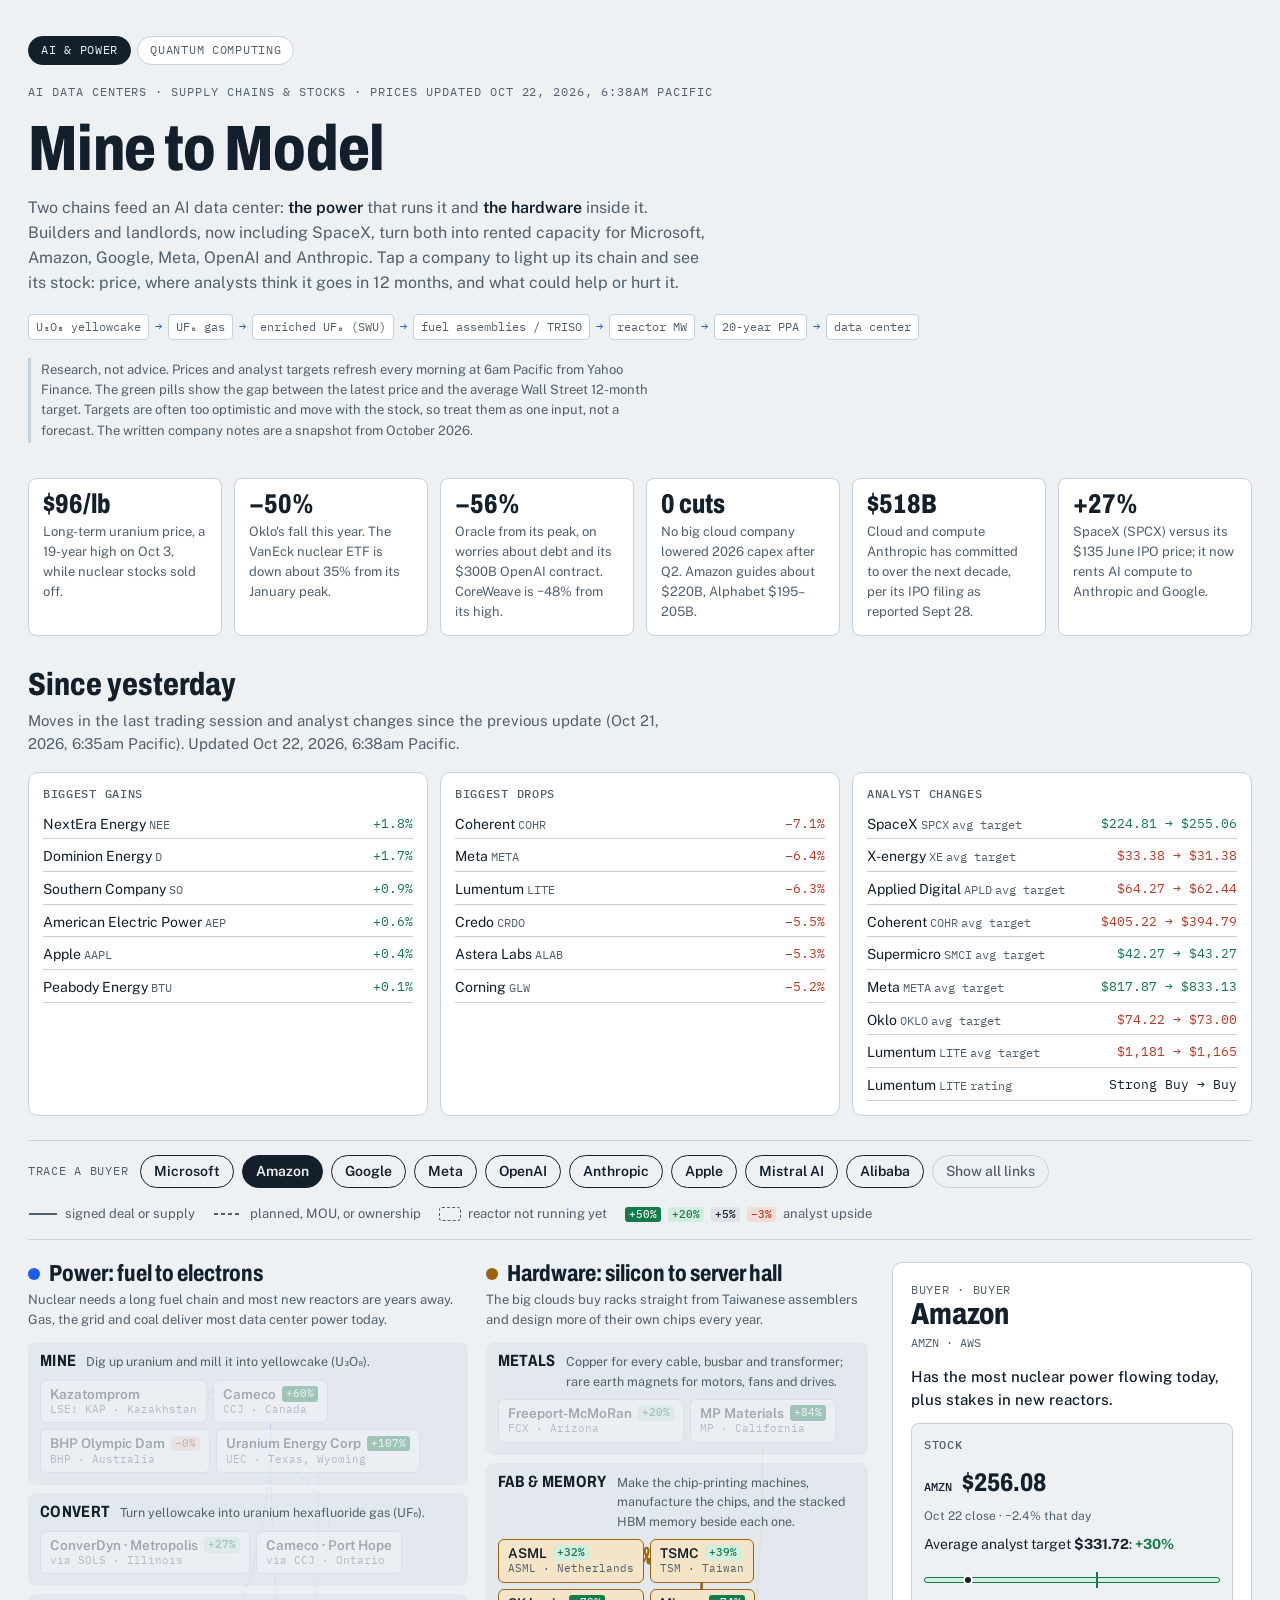
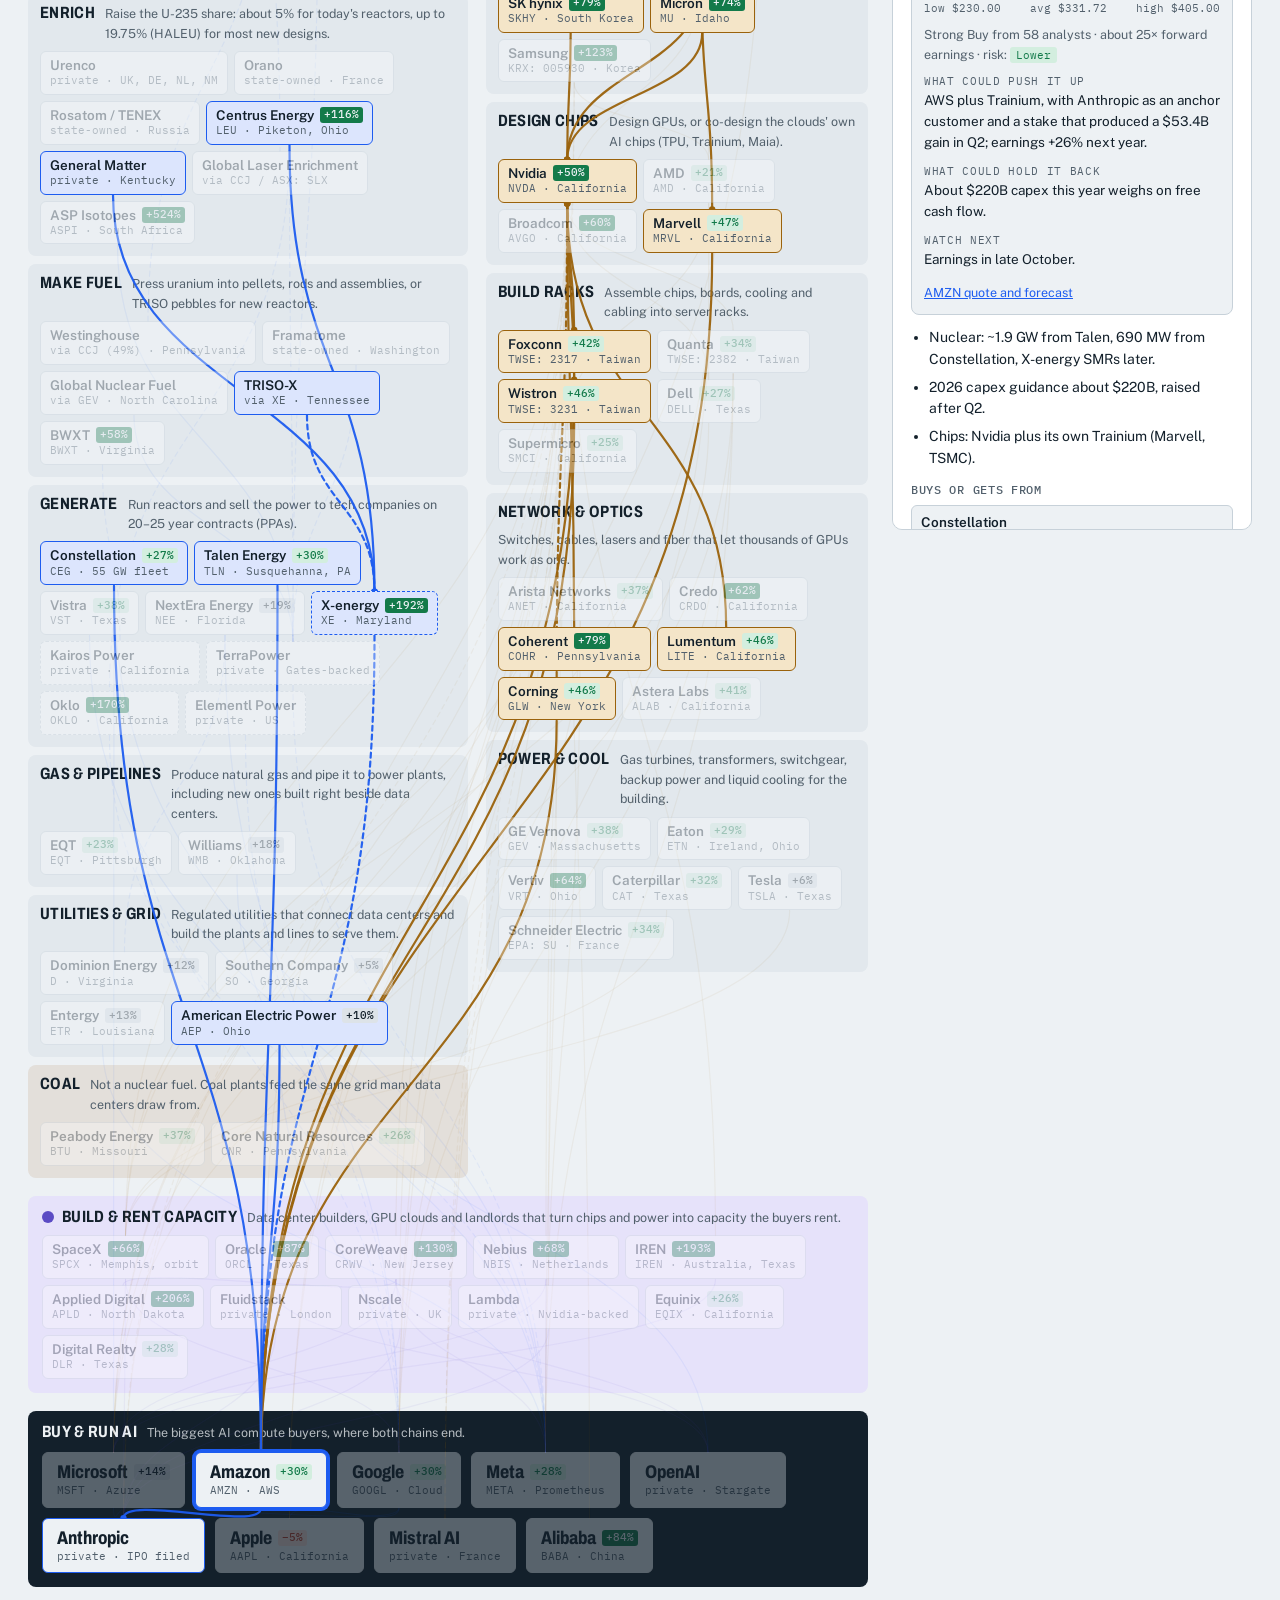
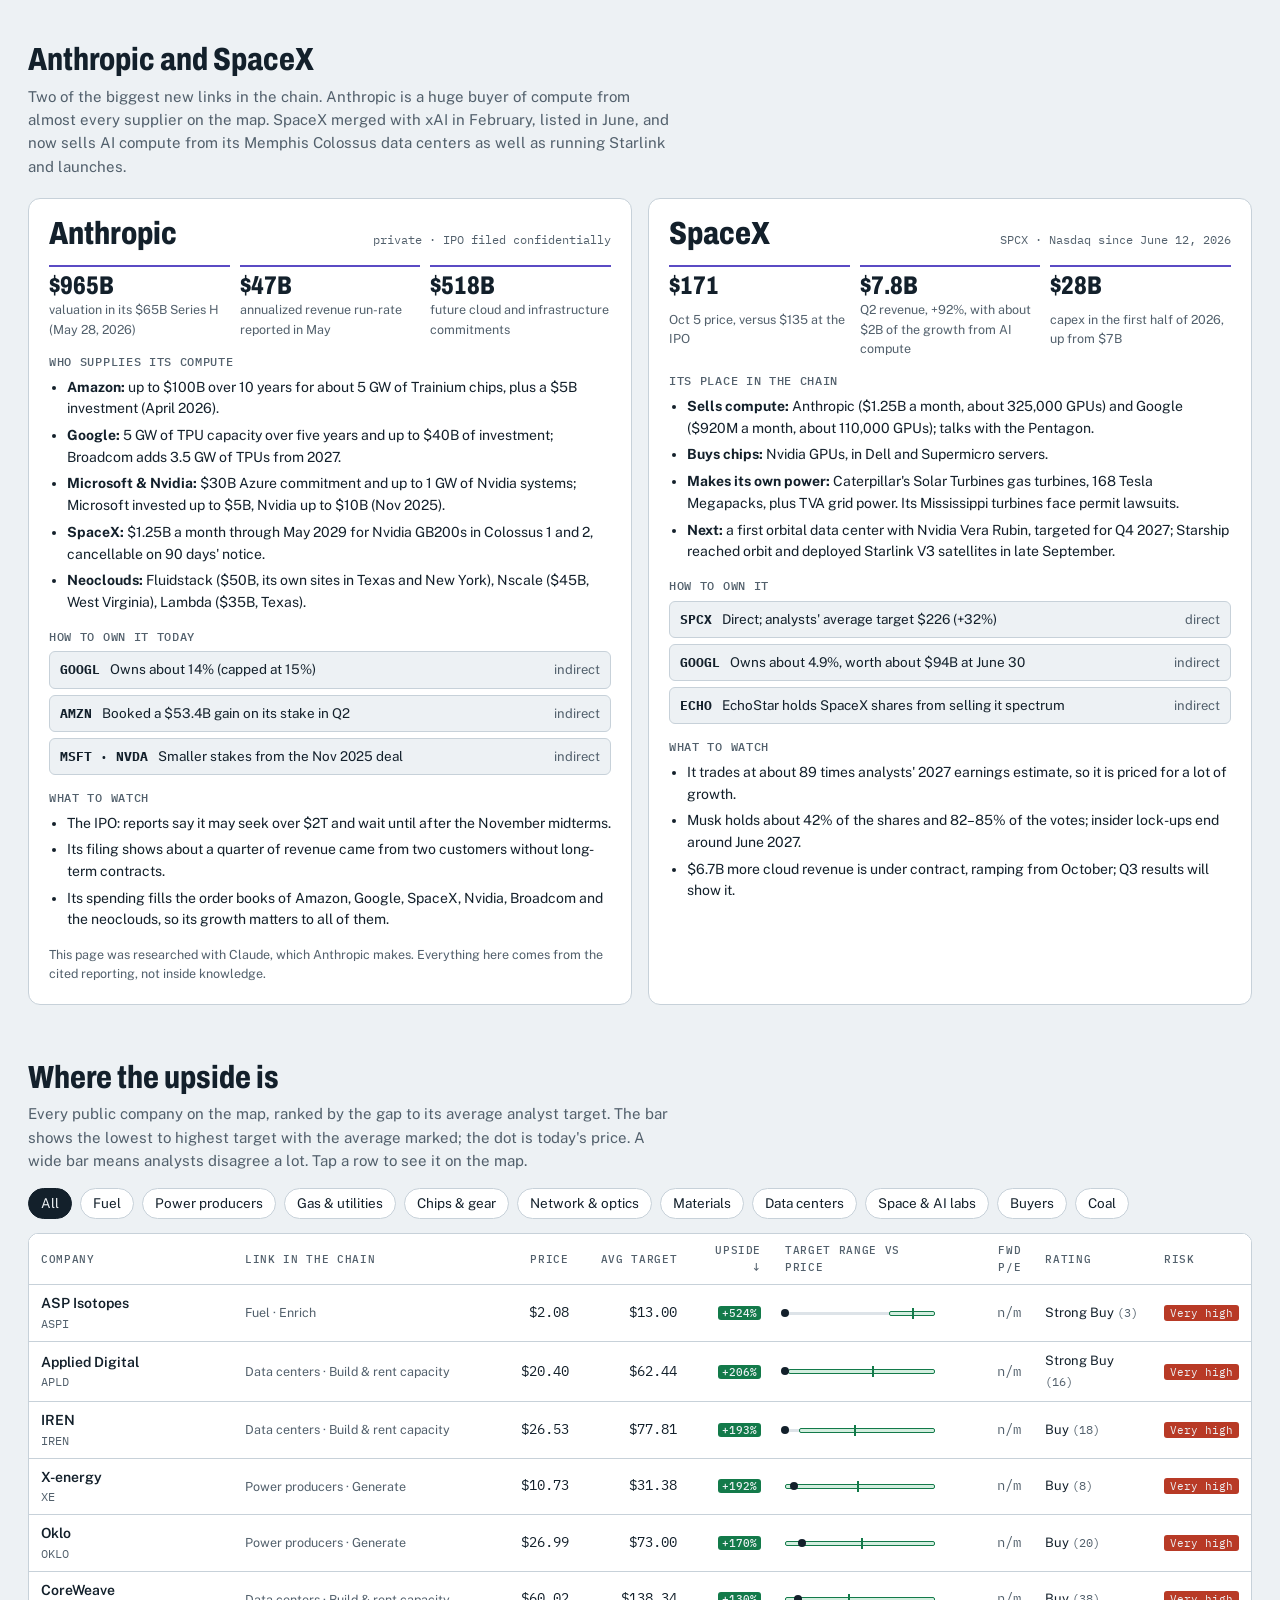
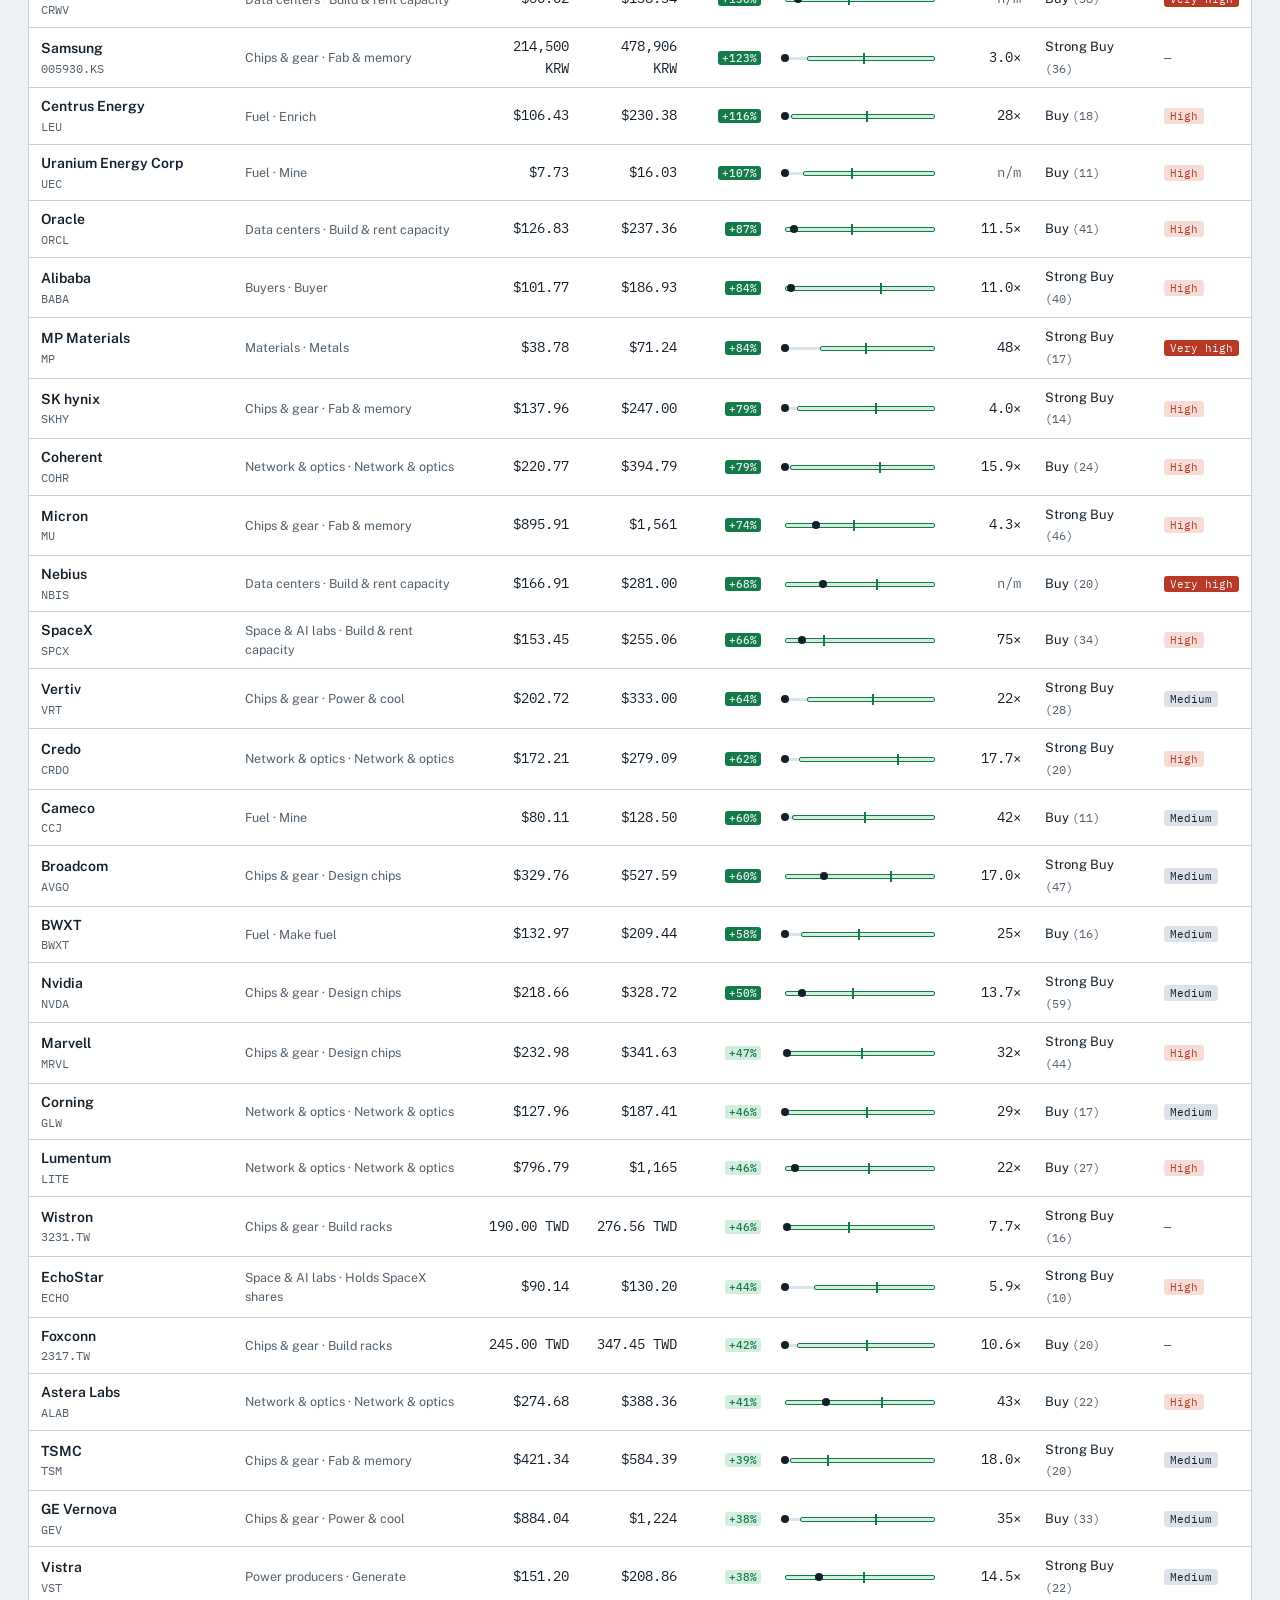
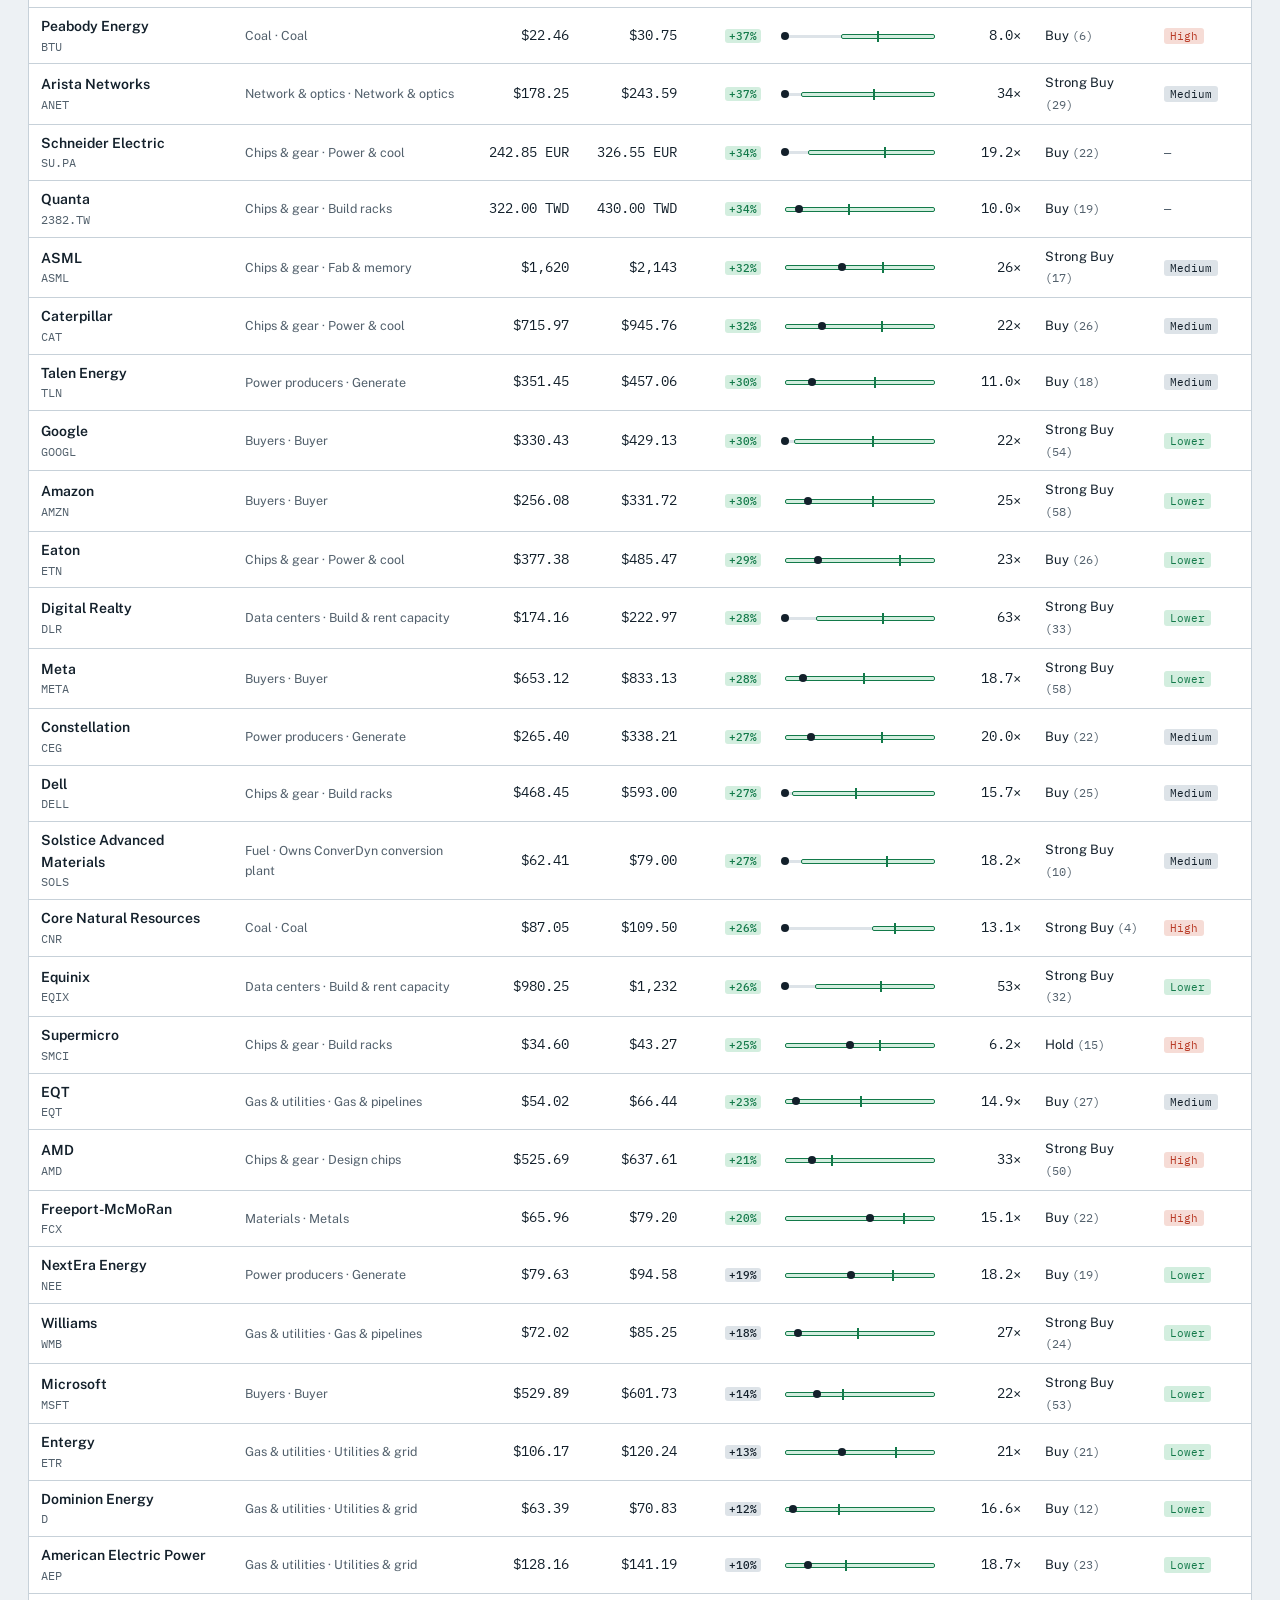
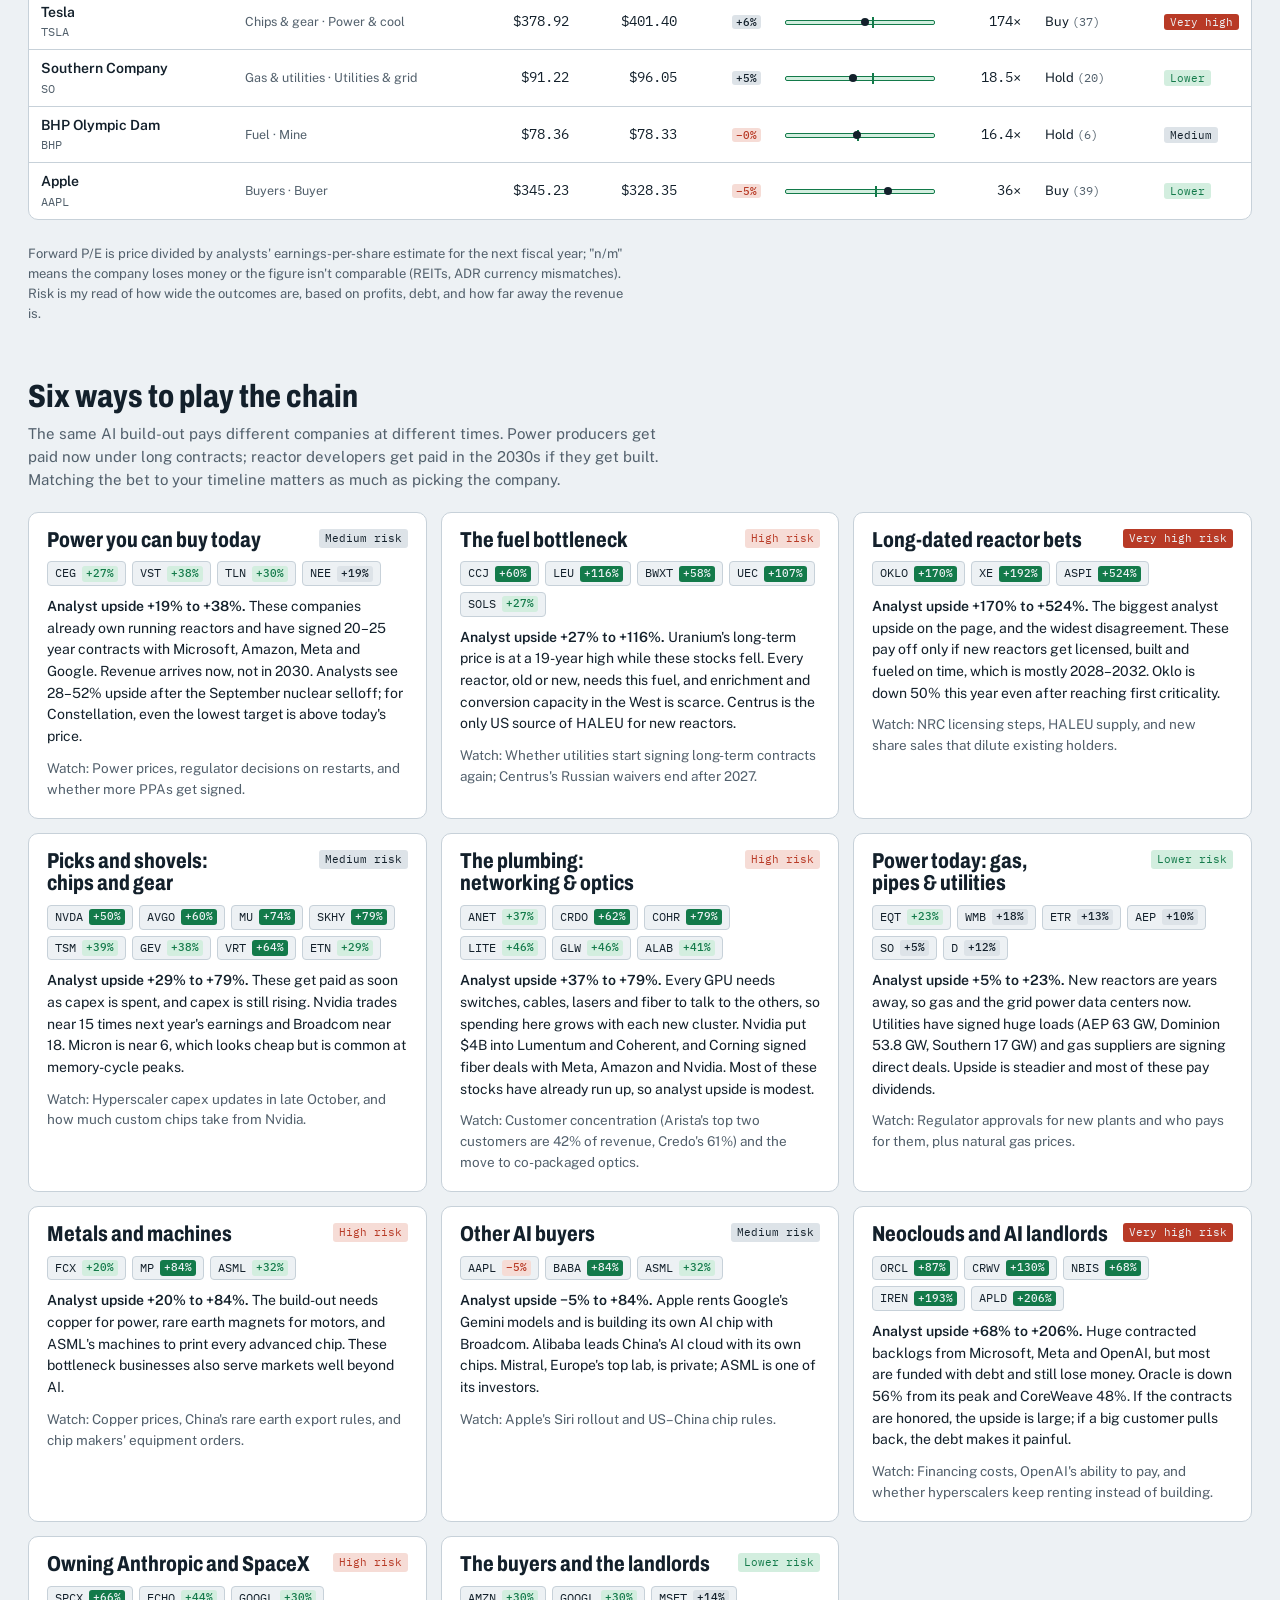
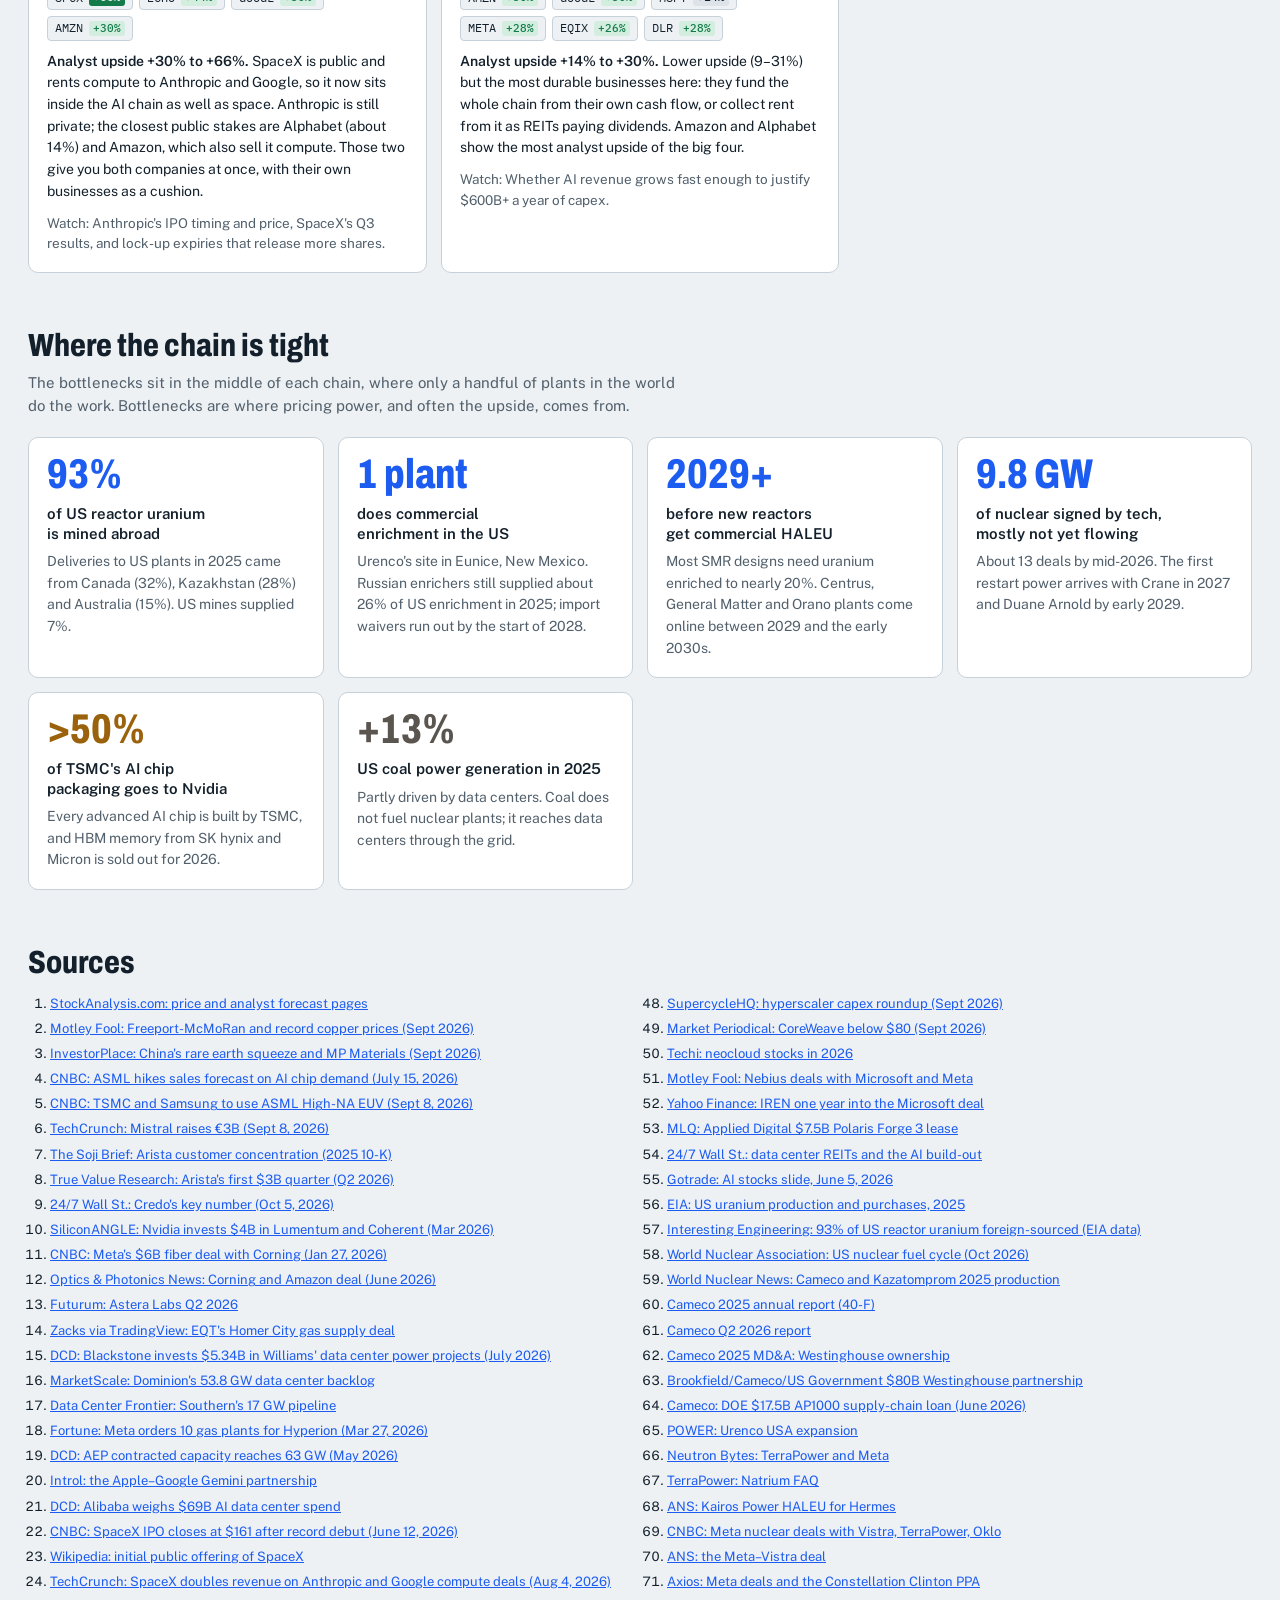
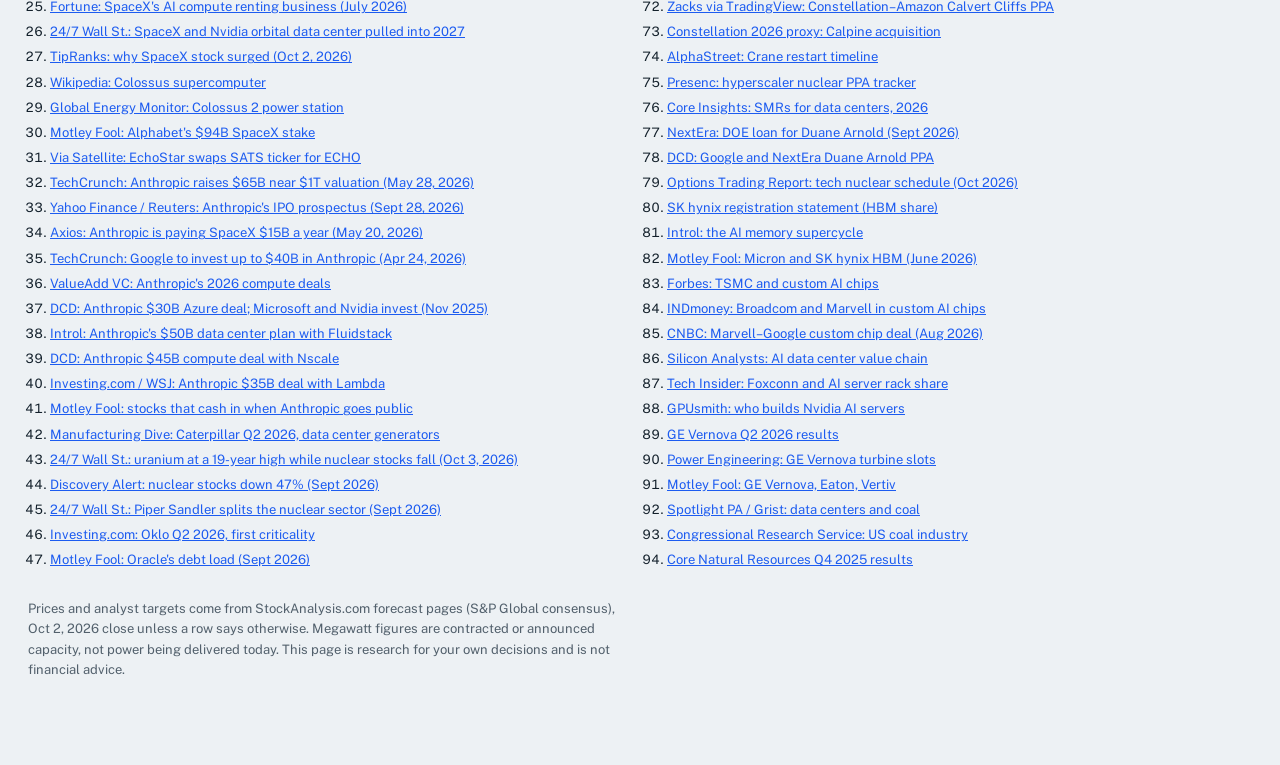
<file: index.html>
<!doctype html>
<html lang="en">
<head>
<meta charset="utf-8">
<meta name="viewport" content="width=device-width, initial-scale=1, viewport-fit=cover">
<meta name="description" content="Interactive map of the AI data center supply chain with daily stock prices and analyst targets.">
<title>Mine to Model</title>
<link rel="preconnect" href="https://fonts.googleapis.com">
<link rel="preconnect" href="https://fonts.gstatic.com" crossorigin>
<link rel="stylesheet" href="https://fonts.googleapis.com/css2?family=Archivo:wdth,wght@75..100,500..800&family=IBM+Plex+Mono:wght@400;500&family=Public+Sans:wght@400;500;600&display=swap">
<style>
/* Layout: two supply lanes (uranium → reactor, silicon → rack) feed a full-width band of data center builders, then the buyers; an inspector shows the selected company's role and stock; below, an upside table and themes. */
:root{
  --bg:#EDF1F4; --surface:#FFFFFF; --band:#E2E8ED; --ink:#13202B; --muted:#52606C; --rule:#C7D1D9;
  --atom:#1D5CF0; --atom-soft:#DCE5FD; --si:#9A620C; --si-soft:#F4E5C8; --coal:#5B5550; --coal-soft:#E3DFDA;
  --dc:#5B4BC4; --dc-soft:#E6E2FA;
  --pos:#137A4A; --pos-soft:#D3EEDF; --neg:#B83A26; --neg-soft:#F6DCD6; --flat:#DDE3E8;
  --dim:.32;
  --display:"Archivo","Arial Narrow",system-ui,sans-serif;
  --body:"Public Sans",system-ui,-apple-system,"Segoe UI",sans-serif;
  --mono:"IBM Plex Mono",ui-monospace,"SFMono-Regular",Menlo,monospace;
}
@media (prefers-color-scheme:dark){:root:not([data-theme="light"]){
  --bg:#0D141A; --surface:#151F28; --band:#1A2631; --ink:#E5ECF2; --muted:#92A2AF; --rule:#2B3946;
  --atom:#7099FF; --atom-soft:#1B2A4C; --si:#E2A64C; --si-soft:#3A2C15; --coal:#B8AFA6; --coal-soft:#2B2825;
  --dc:#A99CFF; --dc-soft:#272347;
  --pos:#4CC38A; --pos-soft:#163527; --neg:#F07A66; --neg-soft:#3D1F1A; --flat:#26323D;
  --dim:.28; color-scheme:dark }}
:root[data-theme="dark"]{
  --bg:#0D141A; --surface:#151F28; --band:#1A2631; --ink:#E5ECF2; --muted:#92A2AF; --rule:#2B3946;
  --atom:#7099FF; --atom-soft:#1B2A4C; --si:#E2A64C; --si-soft:#3A2C15; --coal:#B8AFA6; --coal-soft:#2B2825;
  --dc:#A99CFF; --dc-soft:#272347;
  --pos:#4CC38A; --pos-soft:#163527; --neg:#F07A66; --neg-soft:#3D1F1A; --flat:#26323D;
  --dim:.28; color-scheme:dark }

*{box-sizing:border-box}
[hidden]{display:none!important}
body{background:var(--bg);color:var(--ink);font-family:var(--body);font-size:15px;line-height:1.55}
.wrap{max-width:1360px;margin:0 auto;padding-inline:20px;padding-block:28px 64px}
h1,h2,h3{font-family:var(--display);font-stretch:78%;text-wrap:balance;margin:0;line-height:1.05}
a{color:var(--atom)}
button{font:inherit;color:inherit}
:focus-visible{outline:2px solid var(--atom);outline-offset:2px}
.num{font-family:var(--mono);font-variant-numeric:tabular-nums}

/* page nav */
.pages{display:flex;flex-wrap:wrap;gap:6px;margin-bottom:18px}
.pages a{font-family:var(--mono);font-size:12px;letter-spacing:.06em;text-transform:uppercase;text-decoration:none;color:var(--muted);border:1px solid var(--rule);border-radius:999px;padding:4px 12px;background:var(--surface)}
.pages a:hover{color:var(--ink);border-color:var(--ink)}
.pages a[aria-current="page"]{background:var(--ink);color:var(--bg);border-color:var(--ink)}

/* header */
.top{display:grid;gap:14px;max-width:900px}
.kicker{font-family:var(--mono);font-size:12px;letter-spacing:.08em;text-transform:uppercase;color:var(--muted)}
h1{font-size:clamp(2.4rem,6vw,4rem);font-weight:800;letter-spacing:-.01em}
.lede{margin:0;max-width:68ch;color:var(--muted);font-size:16px}
.lede b{color:var(--ink);font-weight:600}
.fuelpath{display:flex;flex-wrap:wrap;gap:6px;align-items:center;margin-top:4px;font-family:var(--mono);font-size:12px;color:var(--muted)}
.fuelpath span{background:var(--surface);border:1px solid var(--rule);border-radius:4px;padding:3px 7px;white-space:nowrap}
.fuelpath i{font-style:normal;color:var(--atom)}
.notice{margin-top:4px;font-size:13px;color:var(--muted);border-left:3px solid var(--rule);padding:2px 0 2px 10px;max-width:80ch}

/* setup strip */
.setup{display:grid;grid-template-columns:repeat(auto-fit,minmax(min(100%,190px),1fr));gap:12px;margin-top:22px}
.setup div{background:var(--surface);border:1px solid var(--rule);border-radius:8px;padding:12px 14px;display:grid;gap:4px;align-content:start}
.setup b{font-family:var(--display);font-stretch:75%;font-size:1.7rem;font-weight:800;line-height:1;font-variant-numeric:tabular-nums}
.setup span{font-size:13px;color:var(--muted)}

.controls{display:flex;flex-wrap:wrap;gap:16px 28px;align-items:center;margin-top:24px;padding-block:14px;border-top:1px solid var(--rule);border-bottom:1px solid var(--rule)}
.pick{display:flex;flex-wrap:wrap;gap:8px;align-items:center}
.pick .lbl{font-family:var(--mono);font-size:12px;text-transform:uppercase;letter-spacing:.06em;color:var(--muted);margin-right:4px}
.pick button{border:1px solid var(--ink);background:transparent;border-radius:999px;padding:5px 13px;cursor:pointer;font-weight:600;font-size:14px}
.pick button[aria-pressed="true"]{background:var(--ink);color:var(--bg)}
.pick button.clear{border-color:var(--rule);font-weight:500;color:var(--muted)}
.legend{display:flex;flex-wrap:wrap;gap:8px 18px;font-size:13px;color:var(--muted);align-items:center}
.legend span{display:inline-flex;align-items:center;gap:7px}
.legend svg{flex:none}
.legend .fut{width:22px;height:14px;border:1.5px dashed var(--muted);border-radius:3px}

/* upside pill */
.up{font-family:var(--mono);font-size:10.5px;font-weight:500;border-radius:3px;padding:0 4px;line-height:1.5;white-space:nowrap;font-variant-numeric:tabular-nums}
.up.hi{background:var(--pos);color:var(--bg)}
.up.mid{background:var(--pos-soft);color:var(--pos)}
.up.lo{background:var(--flat);color:var(--ink)}
.up.neg{background:var(--neg-soft);color:var(--neg)}
.up.pv{background:transparent;color:var(--muted);border:1px solid var(--rule)}

/* main grid */
.stage{display:grid;grid-template-columns:minmax(0,1fr) 360px;gap:24px;margin-top:22px;align-items:start}
.map{position:relative;display:grid;grid-template-columns:minmax(0,1.15fr) minmax(0,1fr);gap:18px;min-width:0}
.map svg.links{position:absolute;inset:0;width:100%;height:100%;z-index:1;pointer-events:none;overflow:visible}
.lane{display:grid;gap:8px;align-content:start;min-width:0}
.lanehead{display:grid;gap:4px;padding-bottom:4px}
.lanehead h2{font-size:1.45rem;font-weight:750;display:flex;gap:9px;align-items:center}
.lanehead h2 .sw{width:12px;height:12px;border-radius:50%;flex:none}
.lane.power .sw{background:var(--atom)} .lane.hw .sw{background:var(--si)}
.lanehead p{margin:0;font-size:13px;color:var(--muted);max-width:60ch}
.band{background:var(--band);border-radius:8px;padding:10px 12px 12px;display:grid;gap:8px}
.bandhead{display:flex;gap:10px;align-items:baseline;flex-wrap:wrap}
.bandhead h3{font-size:1.02rem;font-weight:700;letter-spacing:.02em;text-transform:uppercase}
.bandhead p{margin:0;font-size:12.5px;color:var(--muted);flex:1 1 220px;min-width:0}
.chips{display:flex;flex-wrap:wrap;gap:6px}
.chip{position:relative;z-index:2;display:inline-flex;flex-direction:column;align-items:flex-start;gap:1px;text-align:left;cursor:pointer;
  background:var(--surface);border:1.5px solid var(--rule);border-radius:6px;padding:5px 9px 6px;min-width:0;transition:opacity .2s,border-color .2s,background .2s}
.chip .nm{display:flex;gap:6px;align-items:center}
.chip .cn{font-weight:600;font-size:13.5px;line-height:1.2}
.chip .ct{font-family:var(--mono);font-size:10.5px;color:var(--muted);line-height:1.3}
.chip.future{border-style:dashed}
.chip:hover{border-color:var(--ink)}
.map.has-sel .chip:not(.on){opacity:var(--dim)}
.lane.power .chip.on{border-color:var(--atom);background:var(--atom-soft)}
.lane.hw .chip.on{border-color:var(--si);background:var(--si-soft)}
.band.coal .chip.on{border-color:var(--coal);background:var(--coal-soft)}
.dcband .chip.on{border-color:var(--dc);background:var(--dc-soft)}
.chip.sel{box-shadow:0 0 0 3px var(--ink)}
.band.coal{background:var(--coal-soft)}
.dcband{grid-column:1/-1;background:var(--dc-soft);border-radius:8px;padding:12px 14px 14px;display:grid;gap:8px}
.dcband .bandhead h3 .sw{display:inline-block;width:12px;height:12px;border-radius:50%;background:var(--dc);margin-right:8px;vertical-align:-1px}
.buyers{grid-column:1/-1;background:var(--ink);color:var(--bg);border-radius:8px;padding:12px 14px 14px;display:grid;gap:10px}
.buyers .bandhead p{color:inherit;opacity:.75}
.buyers .chips{gap:10px}
.buyers .chip{background:var(--bg);border-color:var(--bg);color:var(--ink);padding:8px 14px 9px}
.buyers .chip .cn{font-family:var(--display);font-stretch:80%;font-size:1.15rem;font-weight:750}
.buyers .chip.on{background:var(--bg);border-color:var(--atom)}
.buyers .chip.sel{box-shadow:0 0 0 3px var(--atom)}

/* inspector */
.inspector{position:sticky;top:calc(env(safe-area-inset-top,0px) + 16px);background:var(--surface);border:1px solid var(--rule);border-radius:10px;padding:18px 18px 20px;display:grid;gap:12px;max-height:calc(100vh - 32px);overflow:auto}
.eyebrow{font-family:var(--mono);font-size:11.5px;letter-spacing:.06em;text-transform:uppercase;color:var(--muted)}
.inspector h2{font-size:1.9rem;font-weight:780}
.inspector .where{font-family:var(--mono);font-size:12px;color:var(--muted);margin-top:4px}
.inspector .role{margin:0;font-size:15px;font-weight:500}
.inspector ul.facts{margin:0;padding-left:18px;display:grid;gap:6px;font-size:14px}
.inspector h4{margin:0 0 6px;font-family:var(--mono);font-size:11.5px;letter-spacing:.06em;text-transform:uppercase;color:var(--muted);font-weight:500}
.rel{display:grid;gap:6px}
.rel button{display:grid;grid-template-columns:auto 1fr;gap:2px 8px;text-align:left;background:var(--bg);border:1px solid var(--rule);border-radius:6px;padding:6px 9px;cursor:pointer;font-size:13.5px}
.rel button:hover{border-color:var(--ink)}
.rel button b{font-weight:600}
.rel button span{grid-column:1/-1;color:var(--muted);font-size:12.5px}
.rel .none{font-size:13px;color:var(--muted);margin:0}
.srcs{font-size:12.5px;display:flex;flex-wrap:wrap;gap:4px 12px}
.sheetbar{display:none}
.body{display:grid;gap:12px}

.stock{border:1px solid var(--rule);border-radius:8px;padding:12px;display:grid;gap:9px;background:var(--bg)}
.stock .row1{display:flex;flex-wrap:wrap;align-items:baseline;gap:4px 10px}
.stock .tk{font-family:var(--mono);font-size:12px;font-weight:500}
.stock .px{font-family:var(--display);font-stretch:80%;font-size:1.6rem;font-weight:780;font-variant-numeric:tabular-nums}
.stock .dt{font-size:12px;color:var(--muted)}
.stock .tgt{font-size:14px}
.stock .tgt b.p{color:var(--pos)} .stock .tgt b.n{color:var(--neg)}
.stock .meta{font-size:12.5px;color:var(--muted)}
.stock dl{margin:0;display:grid;gap:6px;font-size:13.5px}
.stock dt{font-family:var(--mono);font-size:11px;letter-spacing:.06em;text-transform:uppercase;color:var(--muted)}
.stock dd{margin:0 0 4px}
.stock .priv{font-size:13.5px;margin:0}

/* range bar */
.rb{position:relative;height:30px}
.rb .track{position:absolute;left:0;right:0;top:12px;height:6px;border-radius:3px;background:var(--flat)}
.rb .span{position:absolute;top:12px;height:6px;border-radius:3px;background:var(--pos-soft);border:1px solid var(--pos)}
.rb .avg{position:absolute;top:7px;width:2px;height:16px;background:var(--pos)}
.rb .dot{position:absolute;top:10px;width:10px;height:10px;border-radius:50%;background:var(--ink);border:2px solid var(--surface);transform:translateX(-5px)}
.rb .lab{position:absolute;top:21px;font-family:var(--mono);font-size:10px;color:var(--muted);white-space:nowrap}
.rbl{display:flex;justify-content:space-between;font-family:var(--mono);font-size:10.5px;color:var(--muted);margin-top:-4px}

/* upside section */
section.block{margin-top:56px}
section.block>h2{font-size:2rem;font-weight:780}
section.block>p.sub{margin:8px 0 0;color:var(--muted);max-width:72ch}
.filters{display:flex;flex-wrap:wrap;gap:8px;margin-top:16px}
.filters button{border:1px solid var(--rule);background:var(--surface);border-radius:999px;padding:4px 12px;font-size:13.5px;cursor:pointer}
.filters button[aria-pressed="true"]{background:var(--ink);color:var(--bg);border-color:var(--ink)}
.tablewrap{overflow-x:auto;margin-top:14px;border:1px solid var(--rule);border-radius:10px;background:var(--surface)}
table{border-collapse:collapse;width:100%;min-width:860px;font-size:14px}
th,td{padding:8px 12px;text-align:left;border-bottom:1px solid var(--rule);vertical-align:middle}
th{font-family:var(--mono);font-size:11px;letter-spacing:.06em;text-transform:uppercase;color:var(--muted);font-weight:500;background:var(--surface);position:sticky;top:0}
th button{all:unset;cursor:pointer;color:inherit}
th button:focus-visible{outline:2px solid var(--atom)}
th button[aria-sort]::after{content:" ↓"}
tbody tr{cursor:pointer}
tbody tr:hover{background:var(--bg)}
tbody tr:last-child td{border-bottom:0}
td.r,th.r{text-align:right}
td .co{font-weight:600}
td .tkc{font-family:var(--mono);font-size:11.5px;color:var(--muted)}
td .lk{font-size:12.5px;color:var(--muted)}
td .stale{font-size:11px;color:var(--neg)}
.minirb{position:relative;width:150px;height:14px}
.minirb .track{position:absolute;left:0;right:0;top:6px;height:3px;background:var(--flat);border-radius:2px}
.minirb .span{position:absolute;top:5px;height:5px;background:var(--pos-soft);border:1px solid var(--pos);border-radius:2px}
.minirb .avg{position:absolute;top:2px;width:2px;height:11px;background:var(--pos)}
.minirb .dot{position:absolute;top:3px;width:8px;height:8px;border-radius:50%;background:var(--ink);transform:translateX(-4px)}
.risk{font-family:var(--mono);font-size:11px;border-radius:3px;padding:1px 6px;white-space:nowrap}
.risk.r1{background:var(--pos-soft);color:var(--pos)}
.risk.r2{background:var(--flat);color:var(--ink)}
.risk.r3{background:var(--neg-soft);color:var(--neg)}
.risk.r4{background:var(--neg);color:var(--bg)}

.themes{display:grid;grid-template-columns:repeat(auto-fit,minmax(min(100%,330px),1fr));gap:14px;margin-top:20px}
.theme{background:var(--surface);border:1px solid var(--rule);border-radius:10px;padding:16px 18px 18px;display:grid;gap:10px;align-content:start}
.theme .hd{display:flex;justify-content:space-between;gap:10px;align-items:flex-start}
.theme h3{font-size:1.35rem;font-weight:760}
.theme .tks{display:flex;flex-wrap:wrap;gap:6px}
.theme .tks button{font-family:var(--mono);font-size:12px;border:1px solid var(--rule);background:var(--bg);border-radius:4px;padding:2px 7px;cursor:pointer;display:inline-flex;gap:6px;align-items:center}
.theme p{margin:0;font-size:14px}
.theme p.watch{color:var(--muted);font-size:13.5px}
.theme p b{font-weight:600}

.cards{display:grid;grid-template-columns:repeat(auto-fit,minmax(min(100%,270px),1fr));gap:14px;margin-top:20px}
.card{background:var(--surface);border:1px solid var(--rule);border-radius:10px;padding:16px 18px 18px;display:grid;gap:8px;align-content:start}
.card .fig{font-family:var(--display);font-stretch:75%;font-weight:800;font-size:2.6rem;line-height:1;font-variant-numeric:tabular-nums}
.card.p .fig{color:var(--atom)} .card.h .fig{color:var(--si)} .card.c .fig{color:var(--coal)}
.card h3{font-family:var(--body);font-stretch:100%;font-size:15px;font-weight:600;line-height:1.3}
.card p{margin:0;font-size:14px;color:var(--muted)}
.sources ol{margin:14px 0 0;padding-left:22px;columns:2 340px;column-gap:32px;font-size:13px}
.sources li{break-inside:avoid;margin-bottom:5px}
.foot{margin-top:24px;font-size:13px;color:var(--muted);max-width:76ch}

.labs{display:grid;grid-template-columns:repeat(auto-fit,minmax(min(100%,420px),1fr));gap:16px;margin-top:20px}
.lab{background:var(--surface);border:1px solid var(--rule);border-radius:12px;padding:18px 20px 20px;display:grid;gap:14px;align-content:start}
.lab .hd{display:flex;justify-content:space-between;align-items:baseline;gap:12px;flex-wrap:wrap}
.lab h3{font-size:2rem;font-weight:800}
.lab .tag{font-family:var(--mono);font-size:12px;color:var(--muted)}
.lab .stats{display:grid;grid-template-columns:repeat(auto-fit,minmax(120px,1fr));gap:10px}
.lab .stats div{border-top:2px solid var(--dc);padding-top:6px;display:grid;gap:2px}
.lab .stats b{font-family:var(--display);font-stretch:75%;font-size:1.6rem;font-weight:800;line-height:1;font-variant-numeric:tabular-nums}
.lab .stats span{font-size:12.5px;color:var(--muted)}
.lab h4{margin:0 0 6px;font-family:var(--mono);font-size:11.5px;letter-spacing:.06em;text-transform:uppercase;color:var(--muted);font-weight:500}
.lab ul{margin:0;padding-left:18px;display:grid;gap:5px;font-size:14px}
.lab .own{display:grid;gap:6px}
.lab .own button{display:grid;grid-template-columns:auto 1fr auto;gap:2px 10px;align-items:baseline;text-align:left;background:var(--bg);border:1px solid var(--rule);border-radius:6px;padding:7px 10px;cursor:pointer;font-size:13.5px}
.lab .own button:hover{border-color:var(--ink)}
.lab .own button b{font-family:var(--mono);font-size:12.5px}
.lab .own button span.d{color:var(--muted);font-size:13px}
.lab p.disc{margin:0;font-size:12.5px;color:var(--muted)}

.today{display:grid;grid-template-columns:repeat(auto-fit,minmax(min(100%,240px),1fr));gap:12px;margin-top:16px}
.tcol{background:var(--surface);border:1px solid var(--rule);border-radius:10px;padding:12px 14px 14px;display:grid;gap:8px;align-content:start}
.tcol h4{margin:0;font-family:var(--mono);font-size:11.5px;letter-spacing:.06em;text-transform:uppercase;color:var(--muted);font-weight:500}
.tcol ol{list-style:none;margin:0;padding:0;display:grid;gap:4px}
.tcol li button{all:unset;cursor:pointer;display:flex;justify-content:space-between;gap:10px;width:100%;font-size:14px;padding:3px 0;border-bottom:1px solid var(--rule)}
.tcol li button:focus-visible{outline:2px solid var(--atom)}
.tcol li .tkc{font-family:var(--mono);font-size:11.5px;color:var(--muted)}
.tcol li .v{font-family:var(--mono);font-variant-numeric:tabular-nums;font-size:13px;white-space:nowrap}
.tcol li .v.p{color:var(--pos)} .tcol li .v.n{color:var(--neg)}
.tcol .empty{font-size:13px;color:var(--muted);margin:0}
.authbar{display:flex;flex-wrap:wrap;gap:8px 12px;align-items:center;font-size:13.5px;margin-left:auto}
.authbar form{display:flex;flex-wrap:wrap;gap:8px;align-items:center}
.authbar label{font-family:var(--mono);font-size:12px;text-transform:uppercase;letter-spacing:.06em;color:var(--muted)}
.authbar input{font:inherit;padding:5px 9px;border:1px solid var(--rule);border-radius:6px;background:var(--surface);color:var(--ink);min-width:0;width:220px;max-width:100%}
.authbar button,.wl button{font:inherit;font-size:13.5px;border:1px solid var(--ink);background:transparent;border-radius:999px;padding:4px 12px;cursor:pointer}
.authmsg{font-size:12.5px;color:var(--muted)}
.star{color:var(--si);font-size:12px;line-height:1}
.wl{border:1px solid var(--rule);border-radius:8px;padding:12px;display:grid;gap:8px;background:var(--bg)}
.wl h4{margin:0}
.wl label{font-size:12.5px;color:var(--muted)}
.wl input,.wl textarea{font:inherit;font-size:14px;padding:6px 9px;border:1px solid var(--rule);border-radius:6px;background:var(--surface);color:var(--ink);width:100%}
.wl .wltog[aria-pressed="true"]{background:var(--ink);color:var(--bg)}
.wlrow{display:flex;gap:10px;align-items:center}

@media (max-width:1079px){
  .stage{grid-template-columns:minmax(0,1fr)}
  .wrap{padding-bottom:44vh}
  .inspector{position:fixed;left:0;right:0;bottom:0;top:auto;z-index:30;border-radius:14px 14px 0 0;border-bottom:0;
    max-height:42vh;padding:12px 18px calc(18px + env(safe-area-inset-bottom,0px));box-shadow:0 -8px 30px rgba(0,0,0,.18)}
  .inspector.min{max-height:none;overflow:hidden}
  .inspector.min .body{display:none}
  .sheetbar{display:flex;justify-content:space-between;align-items:center;gap:12px}
  .sheetbar button{border:1px solid var(--rule);background:var(--bg);border-radius:999px;padding:3px 11px;font-size:12.5px;cursor:pointer}
  .inspector h2{font-size:1.5rem}
}
@media (max-width:760px){
  .map{grid-template-columns:minmax(0,1fr)}
  .wrap{padding-inline:16px}
}
@media (prefers-reduced-motion:reduce){.chip{transition:none}}
</style>

</head>
<body>
<div class="wrap">
  <nav class="pages" aria-label="Pages"><a href="./" aria-current="page">AI &amp; power</a><a href="quantum.html">Quantum computing</a></nav>
  <header class="top">
    <div class="kicker">AI data centers · supply chains &amp; stocks · prices as of Oct 2–6, 2026 closes</div>
    <h1>Mine to Model</h1>
    <p class="lede">Two chains feed an AI data center: <b>the power</b> that runs it and <b>the hardware</b> inside it. Builders and landlords, now including SpaceX, turn both into rented capacity for Microsoft, Amazon, Google, Meta, OpenAI and Anthropic. Tap a company to light up its chain and see its stock: price, where analysts think it goes in 12 months, and what could help or hurt it.</p>
    <div class="fuelpath" aria-label="How uranium becomes data center power">
      <span>U₃O₈ yellowcake</span><i>→</i><span>UF₆ gas</span><i>→</i><span>enriched UF₆ (SWU)</span><i>→</i><span>fuel assemblies / TRISO</span><i>→</i><span>reactor MW</span><i>→</i><span>20-year PPA</span><i>→</i><span>data center</span>
    </div>
    <p class="notice" id="notice">Research, not advice. The green pills show the gap between the Oct 2 price and the average Wall Street 12-month price target. Analyst targets are often too optimistic and move with the stock, so treat them as one input, not a forecast.</p>
  </header>

  <div class="setup" aria-label="Market setup">
    <div><b class="num">$96/lb</b><span>Long-term uranium price, a 19-year high on Oct 3, while nuclear stocks sold off.</span></div>
    <div><b class="num">−50%</b><span>Oklo's fall this year. The VanEck nuclear ETF is down about 35% from its January peak.</span></div>
    <div><b class="num">−56%</b><span>Oracle from its peak, on worries about debt and its $300B OpenAI contract. CoreWeave is −48% from its high.</span></div>
    <div><b class="num">0 cuts</b><span>No big cloud company lowered 2026 capex after Q2. Amazon guides about $220B, Alphabet $195–205B.</span></div>
    <div><b class="num">$518B</b><span>Cloud and compute Anthropic has committed to over the next decade, per its IPO filing as reported Sept 28.</span></div>
    <div><b class="num">+27%</b><span>SpaceX (SPCX) versus its $135 June IPO price; it now rents AI compute to Anthropic and Google.</span></div>
  </div>

  <section class="block" id="today" hidden style="margin-top:32px">
    <h2>Since yesterday</h2>
    <p class="sub" id="todaySub"></p>
    <div class="today">
      <div class="tcol"><h4>Biggest gains</h4><ol id="tUp"></ol></div>
      <div class="tcol"><h4>Biggest drops</h4><ol id="tDown"></ol></div>
      <div class="tcol"><h4>Analyst changes</h4><ol id="tTgt"></ol></div>
      <div class="tcol" id="tWLcol" hidden><h4>Your watchlist</h4><ol id="tWL"></ol></div>
    </div>
  </section>

  <div class="controls">
    <div class="pick" id="pick"><span class="lbl">Trace a buyer</span></div>
    <div class="legend">
      <span><svg width="30" height="10" aria-hidden="true"><line x1="1" y1="5" x2="29" y2="5" stroke="currentColor" stroke-width="2"/></svg>signed deal or supply</span>
      <span><svg width="30" height="10" aria-hidden="true"><line x1="1" y1="5" x2="29" y2="5" stroke="currentColor" stroke-width="2" stroke-dasharray="4 3"/></svg>planned, MOU, or ownership</span>
      <span><i class="fut" aria-hidden="true"></i>reactor not running yet</span>
      <span><span class="up hi">+50%</span><span class="up mid">+20%</span><span class="up lo">+5%</span><span class="up neg">−3%</span>analyst upside</span>
    </div>
    <div class="authbar" id="authbar" hidden></div>
  </div>

  <div class="stage">
    <div class="map" id="map">
      <svg class="links" id="links" aria-hidden="true"></svg>
    </div>
    <aside class="inspector" id="insp" aria-live="polite"></aside>
  </div>

  <section class="block static" id="labs">
    <h2>Anthropic and SpaceX</h2>
    <p class="sub">Two of the biggest new links in the chain. Anthropic is a huge buyer of compute from almost every supplier on the map. SpaceX merged with xAI in February, listed in June, and now sells AI compute from its Memphis Colossus data centers as well as running Starlink and launches.</p>
    <div class="labs">
      <article class="lab">
        <div class="hd"><h3>Anthropic</h3><span class="tag">private · IPO filed confidentially</span></div>
        <div class="stats">
          <div><b>$965B</b><span>valuation in its $65B Series H (May 28, 2026)</span></div>
          <div><b>$47B</b><span>annualized revenue run-rate reported in May</span></div>
          <div><b>$518B</b><span>future cloud and infrastructure commitments</span></div>
        </div>
        <div><h4>Who supplies its compute</h4><ul>
          <li><b>Amazon:</b> up to $100B over 10 years for about 5 GW of Trainium chips, plus a $5B investment (April 2026).</li>
          <li><b>Google:</b> 5 GW of TPU capacity over five years and up to $40B of investment; Broadcom adds 3.5 GW of TPUs from 2027.</li>
          <li><b>Microsoft &amp; Nvidia:</b> $30B Azure commitment and up to 1 GW of Nvidia systems; Microsoft invested up to $5B, Nvidia up to $10B (Nov 2025).</li>
          <li><b>SpaceX:</b> $1.25B a month through May 2029 for Nvidia GB200s in Colossus 1 and 2, cancellable on 90 days' notice.</li>
          <li><b>Neoclouds:</b> Fluidstack ($50B, its own sites in Texas and New York), Nscale ($45B, West Virginia), Lambda ($35B, Texas).</li>
        </ul></div>
        <div><h4>How to own it today</h4><div class="own">
          <button type="button" data-go="google"><b>GOOGL</b><span>Owns about 14% (capped at 15%)</span><span class="d">indirect</span></button>
          <button type="button" data-go="amazon"><b>AMZN</b><span>Booked a $53.4B gain on its stake in Q2</span><span class="d">indirect</span></button>
          <button type="button" data-go="microsoft"><b>MSFT · NVDA</b><span>Smaller stakes from the Nov 2025 deal</span><span class="d">indirect</span></button>
        </div></div>
        <div><h4>What to watch</h4><ul>
          <li>The IPO: reports say it may seek over $2T and wait until after the November midterms.</li>
          <li>Its filing shows about a quarter of revenue came from two customers without long-term contracts.</li>
          <li>Its spending fills the order books of Amazon, Google, SpaceX, Nvidia, Broadcom and the neoclouds, so its growth matters to all of them.</li>
        </ul></div>
        <p class="disc">This page was researched with Claude, which Anthropic makes. Everything here comes from the cited reporting, not inside knowledge.</p>
      </article>
      <article class="lab">
        <div class="hd"><h3>SpaceX</h3><span class="tag">SPCX · Nasdaq since June 12, 2026</span></div>
        <div class="stats">
          <div><b>$171</b><span>Oct 5 price, versus $135 at the IPO</span></div>
          <div><b>$7.8B</b><span>Q2 revenue, +92%, with about $2B of the growth from AI compute</span></div>
          <div><b>$28B</b><span>capex in the first half of 2026, up from $7B</span></div>
        </div>
        <div><h4>Its place in the chain</h4><ul>
          <li><b>Sells compute:</b> Anthropic ($1.25B a month, about 325,000 GPUs) and Google ($920M a month, about 110,000 GPUs); talks with the Pentagon.</li>
          <li><b>Buys chips:</b> Nvidia GPUs, in Dell and Supermicro servers.</li>
          <li><b>Makes its own power:</b> Caterpillar's Solar Turbines gas turbines, 168 Tesla Megapacks, plus TVA grid power. Its Mississippi turbines face permit lawsuits.</li>
          <li><b>Next:</b> a first orbital data center with Nvidia Vera Rubin, targeted for Q4 2027; Starship reached orbit and deployed Starlink V3 satellites in late September.</li>
        </ul></div>
        <div><h4>How to own it</h4><div class="own">
          <button type="button" data-go="spacex"><b>SPCX</b><span>Direct; analysts' average target $226 (+32%)</span><span class="d">direct</span></button>
          <button type="button" data-go="google"><b>GOOGL</b><span>Owns about 4.9%, worth about $94B at June 30</span><span class="d">indirect</span></button>
          <button type="button" data-go="spacex"><b>ECHO</b><span>EchoStar holds SpaceX shares from selling it spectrum</span><span class="d">indirect</span></button>
        </div></div>
        <div><h4>What to watch</h4><ul>
          <li>It trades at about 89 times analysts' 2027 earnings estimate, so it is priced for a lot of growth.</li>
          <li>Musk holds about 42% of the shares and 82–85% of the votes; insider lock-ups end around June 2027.</li>
          <li>$6.7B more cloud revenue is under contract, ramping from October; Q3 results will show it.</li>
        </ul></div>
      </article>
    </div>
  </section>

  <section class="block" id="upside">
    <h2>Where the upside is</h2>
    <p class="sub">Every public company on the map, ranked by the gap to its average analyst target. The bar shows the lowest to highest target with the average marked; the dot is today's price. A wide bar means analysts disagree a lot. Tap a row to see it on the map.</p>
    <div class="filters" id="filters"></div>
    <div class="tablewrap">
      <table id="tbl">
        <thead><tr>
          <th><button type="button" data-sort="name">Company</button></th>
          <th>Link in the chain</th>
          <th class="r"><button type="button" data-sort="px">Price</button></th>
          <th class="r">Avg target</th>
          <th class="r"><button type="button" data-sort="up" aria-sort="descending">Upside</button></th>
          <th>Target range vs price</th>
          <th class="r"><button type="button" data-sort="pe">Fwd P/E</button></th>
          <th>Rating</th>
          <th>Risk</th>
        </tr></thead>
        <tbody></tbody>
      </table>
    </div>
    <p class="foot">Forward P/E is price divided by analysts' earnings-per-share estimate for the next fiscal year; "n/m" means the company loses money or the figure isn't comparable (REITs, ADR currency mismatches). Risk is my read of how wide the outcomes are, based on profits, debt, and how far away the revenue is.</p>
  </section>

  <section class="block">
    <h2>Six ways to play the chain</h2>
    <p class="sub">The same AI build-out pays different companies at different times. Power producers get paid now under long contracts; reactor developers get paid in the 2030s if they get built. Matching the bet to your timeline matters as much as picking the company.</p>
    <div class="themes" id="themes"></div>
  </section>

  <section class="block">
    <h2>Where the chain is tight</h2>
    <p class="sub">The bottlenecks sit in the middle of each chain, where only a handful of plants in the world do the work. Bottlenecks are where pricing power, and often the upside, comes from.</p>
    <div class="cards">
      <div class="card p"><div class="fig">93%</div><h3>of US reactor uranium is mined abroad</h3><p>Deliveries to US plants in 2025 came from Canada (32%), Kazakhstan (28%) and Australia (15%). US mines supplied 7%.</p></div>
      <div class="card p"><div class="fig">1 plant</div><h3>does commercial enrichment in the US</h3><p>Urenco's site in Eunice, New Mexico. Russian enrichers still supplied about 26% of US enrichment in 2025; import waivers run out by the start of 2028.</p></div>
      <div class="card p"><div class="fig">2029+</div><h3>before new reactors get commercial HALEU</h3><p>Most SMR designs need uranium enriched to nearly 20%. Centrus, General Matter and Orano plants come online between 2029 and the early 2030s.</p></div>
      <div class="card p"><div class="fig">9.8 GW</div><h3>of nuclear signed by tech, mostly not yet flowing</h3><p>About 13 deals by mid-2026. The first restart power arrives with Crane in 2027 and Duane Arnold by early 2029.</p></div>
      <div class="card h"><div class="fig">&gt;50%</div><h3>of TSMC's AI chip packaging goes to Nvidia</h3><p>Every advanced AI chip is built by TSMC, and HBM memory from SK hynix and Micron is sold out for 2026.</p></div>
      <div class="card c"><div class="fig">+13%</div><h3>US coal power generation in 2025</h3><p>Partly driven by data centers. Coal does not fuel nuclear plants; it reaches data centers through the grid.</p></div>
    </div>
  </section>

  <section class="block sources">
    <h2>Sources</h2>
    <ol id="srclist"></ol>
    <p class="foot">Prices and analyst targets come from StockAnalysis.com forecast pages (S&amp;P Global consensus), Oct 2, 2026 close unless a row says otherwise. Megawatt figures are contracted or announced capacity, not power being delivered today. This page is research for your own decisions and is not financial advice.</p>
  </section>
</div>

<script src="config.js"></script>
<script>
const SRC = {
  sa:["StockAnalysis.com: price and analyst forecast pages","https://stockanalysis.com/"],
  fcx:["Motley Fool: Freeport-McMoRan and record copper prices (Sept 2026)","https://www.fool.com/investing/2026/09/22/freeport-mcmorans-low-cost-secret-to-take-advantag/"],
  mp:["InvestorPlace: China's rare earth squeeze and MP Materials (Sept 2026)","https://investorplace.com/hypergrowthinvesting/2026/09/china-targeted-mp-materials-for-a-reason/"],
  asmlq2:["CNBC: ASML hikes sales forecast on AI chip demand (July 15, 2026)","https://www.cnbc.com/2026/07/15/asml-2q-earnings-ai-chips-orders.html"],
  asmlhna:["CNBC: TSMC and Samsung to use ASML High-NA EUV (Sept 8, 2026)","https://www.cnbc.com/2026/09/08/tsmc-samsung-asml-high-na-euv-machine-ai-chips.html"],
  mistral:["TechCrunch: Mistral raises €3B (Sept 8, 2026)","https://techcrunch.com/2026/09/08/mistral-raises-e3b-as-sovereign-ai-becomes-big-business/"],
  anet:["The Soji Brief: Arista customer concentration (2025 10-K)","https://thesojibrief.substack.com/p/the-soji-brief-customer-concentration"],
  anetq2:["True Value Research: Arista's first $3B quarter (Q2 2026)","https://truevalueresearch.com/articles/arista-networks-anet-q2-2026-earnings.html"],
  crdo:["24/7 Wall St.: Credo's key number (Oct 5, 2026)","https://247wallst.com/investing/2026/10/05/credo-has-one-number-that-could-change-the-stocks-long-term-story/"],
  nvopt:["SiliconANGLE: Nvidia invests $4B in Lumentum and Coherent (Mar 2026)","https://siliconangle.com/2026/03/02/nvidia-invests-4b-co-packaged-optics-suppliers-lumentum-coherent/"],
  glwmeta:["CNBC: Meta's $6B fiber deal with Corning (Jan 27, 2026)","https://www.cnbc.com/2026/01/27/apple-supplier-corning-wins-6-billion-from-meta-for-ai-optical-fiber.html"],
  glwamzn:["Optics & Photonics News: Corning and Amazon deal (June 2026)","https://www.optica-opn.org/home/industry/2026/june/corning_and_amazon_strike_multibillion-dollar_deal/"],
  alab:["Futurum: Astera Labs Q2 2026","https://futurumgroup.com/insights/astera-labs-q2-fy-2026-earnings-pull-scorpio-switch-leadership-forward/"],
  eqt:["Zacks via TradingView: EQT's Homer City gas supply deal","https://www.tradingview.com/news/zacks:36c14da33094b:0-eqt-secures-major-gas-supply-deal-for-homer-city-energy-campus/"],
  wmb:["DCD: Blackstone invests $5.34B in Williams' data center power projects (July 2026)","https://www.datacenterdynamics.com/en/news/blackstone-invests-534bn-in-williams-behind-the-meter-natural-gas-power-projects-for-the-data-center-sector/"],
  dom:["MarketScale: Dominion's 53.8 GW data center backlog","https://www.marketscale.com/industries/energy/dominions-538-gw-data-center-backlog-and-a-668b-merger-make-it-the-utility-to-watch-in-2026"],
  so:["Data Center Frontier: Southern's 17 GW pipeline","https://www.datacenterfrontier.com/energy/article/55398810/southerns-17-gw-pipeline-puts-ai-power-demand-into-utility-math"],
  etr:["Fortune: Meta orders 10 gas plants for Hyperion (Mar 27, 2026)","https://fortune.com/2026/03/27/meta-hyperion-10-gas-power-plants-louisiana-entergy/"],
  aep:["DCD: AEP contracted capacity reaches 63 GW (May 2026)","https://www.datacenterdynamics.com/en/news/aep-sees/"],
  aapl:["Introl: the Apple–Google Gemini partnership","https://introl.com/blog/apple-google-gemini-partnership-siri-ai-infrastructure-2026"],
  baba:["DCD: Alibaba weighs $69B AI data center spend","https://www.datacenterdynamics.com/en/news/alibaba-considers-increasing-ai-data-center-capex-spend-to-69bn-over-three-years-report/"],
  spcxipo:["CNBC: SpaceX IPO closes at $161 after record debut (June 12, 2026)","https://www.cnbc.com/2026/06/12/spacex-ipo-spcx-live-updates.html"],
  spcxwiki:["Wikipedia: initial public offering of SpaceX","https://en.wikipedia.org/wiki/Initial_public_offering_of_SpaceX"],
  spcxq2:["TechCrunch: SpaceX doubles revenue on Anthropic and Google compute deals (Aug 4, 2026)","https://techcrunch.com/2026/08/04/spacex-doubles-revenues-on-anthropic-and-google-compute-deals-starlink-growth/"],
  spcxfort:["Fortune: SpaceX's AI compute renting business (July 2026)","https://fortune.com/2026/07/19/spacex-ai-compute-renting-business-google-anthropic-pentagon-deals-revenue-valuation-elon-musk-colossus-data-centers/"],
  spcxorb:["24/7 Wall St.: SpaceX and Nvidia orbital data center pulled into 2027","https://247wallst.com/investing/2026/08/25/spacex-rises-3-as-musk-pulls-the-nvidia-orbital-data-center-into-2027-jpmorgan-sees-75-upside/"],
  spcxoct:["TipRanks: why SpaceX stock surged (Oct 2, 2026)","https://www.tipranks.com/news/why-spacex-stock-spcx-is-surging-today-october-2-2026"],
  colossus:["Wikipedia: Colossus supercomputer","https://en.wikipedia.org/wiki/Colossus_(supercomputer)"],
  col2:["Global Energy Monitor: Colossus 2 power station","https://www.gem.wiki/Colossus_2_power_station"],
  googspcx:["Motley Fool: Alphabet's $94B SpaceX stake","https://www.fool.com/investing/2026/07/23/alphabet-just-revealed-a-94-billion-stake-in-space/"],
  echo:["Via Satellite: EchoStar swaps SATS ticker for ECHO","https://www.satellitetoday.com/finance/2026/06/22/echostar-swaps-sats-ticker-for-echo-to-emphasize-business-shift/"],
  anthh:["TechCrunch: Anthropic raises $65B near $1T valuation (May 28, 2026)","https://techcrunch.com/2026/05/28/anthropic-raises-65-billion-nears-1t-valuation-ahead-of-ipo/"],
  anths1:["Yahoo Finance / Reuters: Anthropic's IPO prospectus (Sept 28, 2026)","https://finance.yahoo.com/technology/ai/articles/exclusive-anthropics-ipo-prospectus-shows-231722972.html"],
  anthspcx:["Axios: Anthropic is paying SpaceX $15B a year (May 20, 2026)","https://www.axios.com/2026/05/20/anthropic-spacex-compute"],
  anthgoog:["TechCrunch: Google to invest up to $40B in Anthropic (Apr 24, 2026)","https://techcrunch.com/2026/04/24/google-to-invest-up-to-40b-in-anthropic-in-cash-and-compute/"],
  anthdeals:["ValueAdd VC: Anthropic's 2026 compute deals","https://valueaddvc.com/pulse/ai-compute-arms-race-275-billion-cloud-deals-2026"],
  anthmsft:["DCD: Anthropic $30B Azure deal; Microsoft and Nvidia invest (Nov 2025)","https://www.datacenterdynamics.com/en/news/anthropic-to-purchase-30bn-in-microsoft-azure-credits-nvidia-and-microsoft-to-invest-in-ai-company/"],
  anthfs:["Introl: Anthropic's $50B data center plan with Fluidstack","https://introl.com/blog/anthropic-50-billion-data-center-plan-december-2025"],
  anthns:["DCD: Anthropic $45B compute deal with Nscale","https://www.datacenterdynamics.com/en/news/anthropic-signs-45bn-compute-capacity-agreement-with-nscale-report/"],
  anthlam:["Investing.com / WSJ: Anthropic $35B deal with Lambda","https://www.investing.com/news/stock-market-news/anthropic-signs-35-billion-cloud-deal-with-nvidiabacked-lambda-wsj-reports-93CH-4883381"],
  anthstake:["Motley Fool: stocks that cash in when Anthropic goes public","https://www.fool.com/investing/2026/09/15/stocks-cash-in-anthropic-goes-public-amzn-goog/"],
  cat:["Manufacturing Dive: Caterpillar Q2 2026, data center generators","https://www.manufacturingdive.com/news/caterpillar-sales-surpass-20b-growing-data-center-demand-q2-2026/827068/"],
  u19:["24/7 Wall St.: uranium at a 19-year high while nuclear stocks fall (Oct 3, 2026)","https://247wallst.com/investing/2026/10/03/uranium-prices-just-broke-a-19-year-record-but-nuclear-stocks-are-collapsing-anyway"],
  nucdip:["Discovery Alert: nuclear stocks down 47% (Sept 2026)","https://discoveryalert.com/analysis/nuclear-equities-buying-opportunity-september-2026/"],
  piper:["24/7 Wall St.: Piper Sandler splits the nuclear sector (Sept 2026)","https://247wallst.com/investing/2026/09/10/nuclear-stocks-slide-as-piper-sandler-splits-the-sector-oklo-nuscale-power-and-x-energy-all-drop-5/"],
  oklo:["Investing.com: Oklo Q2 2026, first criticality","https://www.investing.com/news/company-news/oklo-q2-2026-slides-first-criticality-achieved-3b-liquidity-93CH-4846923"],
  orcl:["Motley Fool: Oracle's debt load (Sept 2026)","https://www.fool.com/investing/2026/09/19/will-oracle-debt-load-derail-its-ai-cloud-ambition/"],
  capex:["SupercycleHQ: hyperscaler capex roundup (Sept 2026)","https://supercyclehq.com/blog/reports/hyperscaler-capex-september-2026"],
  crwv:["Market Periodical: CoreWeave below $80 (Sept 2026)","https://themarketperiodical.com/2026/09/18/coreweave-stock-falls-below-80-as-debt-and-ai-risks-build/"],
  neo:["Techi: neocloud stocks in 2026","https://www.techi.com/neocloud-stocks/"],
  nbis:["Motley Fool: Nebius deals with Microsoft and Meta","https://www.fool.com/investing/2026/04/02/nebius-just-signed-46-billion-in-ai-cloud-deals-wi/"],
  iren:["Yahoo Finance: IREN one year into the Microsoft deal","https://finance.yahoo.com/technology/ai/articles/1-microsoft-deal-iren-delivering-142734921.html"],
  apld:["MLQ: Applied Digital $7.5B Polaris Forge 3 lease","https://mlq.ai/news/v2/applied-digital-signs-75b-lease-at-polaris-forge-3-pushes-contracted-capacity-past-12gw/"],
  reits:["24/7 Wall St.: data center REITs and the AI build-out","https://247wallst.com/investing/2026/09/04/3-data-center-reits-collecting-rent-from-the-ai-buildout/"],
  junesell:["Gotrade: AI stocks slide, June 5, 2026","https://www.heygotrade.com/en/news/ai-stocks-selloff-broadcom-nvidia-bubble-fears/"],
  eia:["EIA: US uranium production and purchases, 2025","https://www.eia.gov/todayinenergy/detail.php?id=68044"],
  ie:["Interesting Engineering: 93% of US reactor uranium foreign-sourced (EIA data)","https://interestingengineering.com/energy/us-nuclear-reactors-uranium-foreign-sourced"],
  wnaus:["World Nuclear Association: US nuclear fuel cycle (Oct 2026)","https://world-nuclear.org/information-library/country-profiles/countries-t-z/usa-nuclear-fuel-cycle"],
  wnn:["World Nuclear News: Cameco and Kazatomprom 2025 production","https://world-nuclear-news.org/articles/Cameco-Kazatomprom-release-2025-figures"],
  cam40f:["Cameco 2025 annual report (40-F)","https://www.sec.gov/Archives/edgar/data/1009001/000119312526116229/d34605dex991.htm"],
  camq2:["Cameco Q2 2026 report","https://www.sec.gov/Archives/edgar/data/0001009001/000119312526326768/d125942dex992.htm"],
  camwh:["Cameco 2025 MD&A: Westinghouse ownership","https://www.sec.gov/Archives/edgar/data/1009001/000119312526139308/d711806dex991.pdf"],
  bf80:["Brookfield/Cameco/US Government $80B Westinghouse partnership","https://westinghousenuclear.com/strategic-partnership/press-releases/brookfield/"],
  doe175:["Cameco: DOE $17.5B AP1000 supply-chain loan (June 2026)","https://www.sec.gov/Archives/edgar/data/0001009001/000119312526279269/d83887dex991.htm"],
  urenco:["POWER: Urenco USA expansion","https://www.powermag.com/americas-only-commercial-uranium-enricher-is-privately-building-a-new-plant-amid-a-widening-nuclear-fuel-supply-gap/"],
  nbtp:["Neutron Bytes: TerraPower and Meta","https://neutronbytes.com/2026/01/09/terrapower-in-mega-deal-with-meta-for-eight-natrium-345-mw-advanced-nuclear-plants/"],
  tpfaq:["TerraPower: Natrium FAQ","https://www.terrapower.com/faq/"],
  kairos:["ANS: Kairos Power HALEU for Hermes","https://www.ans.org/news/2026-01-22/article-7690/kairos-power-finalizes-contract-on-haleu-for-hermes/"],
  cnbcmeta:["CNBC: Meta nuclear deals with Vistra, TerraPower, Oklo","https://www.cnbc.com/2026/01/09/meta-signs-nuclear-energy-deals-to-power-prometheus-ai-supercluster.html"],
  vistra:["ANS: the Meta–Vistra deal","https://www.ans.org/news/2026-01-12/article-7668/the-metavistra-deal-a-closer-look/"],
  axios:["Axios: Meta deals and the Constellation Clinton PPA","https://www.axios.com/2026/01/09/meta-nuclear-deal-vistra-terrapower-oklo"],
  calvert:["Zacks via TradingView: Constellation–Amazon Calvert Cliffs PPA","https://tradingview.com/news/zacks:a21bc1d91094b:0-can-ceg-s-amazon-ppa-strengthen-its-long-term-growth-prospects"],
  calpine:["Constellation 2026 proxy: Calpine acquisition","https://www.stocktitan.net/sec-filings/CEG/def-14a-constellation-energy-corp-definitive-proxy-statement-8976d5a2bff1.html"],
  crane:["AlphaStreet: Crane restart timeline","https://news.alphastreet.com/constellation-energy-ceg-nuclear-restart-economics-and-the-data-center-ppa-opportunity/amp/"],
  ppa:["Presenc: hyperscaler nuclear PPA tracker","https://presenc.ai/research/hyperscaler-nuclear-ppa-tracker-2026"],
  smr:["Core Insights: SMRs for data centers, 2026","https://www.coradvisors.net/2026/08/small-modular-reactor-nuclear-power-data-centers-2026.html"],
  nee:["NextEra: DOE loan for Duane Arnold (Sept 2026)","https://www.investor.nexteraenergy.com/news-and-events/news-releases/2026/09-08-2026-123110497"],
  dcd:["DCD: Google and NextEra Duane Arnold PPA","https://www.datacenterdynamics.com/en/news/google-signs-power-deal-with-nextenergy-to-restart-iowas-615mw-duane-arnold-nuclear-plant-for-ai-data-centers/"],
  sched:["Options Trading Report: tech nuclear schedule (Oct 2026)","https://www.optionstradingreport.com/2026/10/techs-nuclear-power-is-years-away-here-is-the-schedule/"],
  skh:["SK hynix registration statement (HBM share)","https://www.sec.gov/Archives/edgar/data/0002120882/000119312526120672/filename1.htm"],
  hbm:["Introl: the AI memory supercycle","https://introl.com/blog/ai-memory-supercycle-hbm-2026"],
  mu:["Motley Fool: Micron and SK hynix HBM (June 2026)","https://www.fool.com/investing/2026/06/25/ai-data-centers-will-consume-70-of-all-memory-chip/"],
  tsmc:["Forbes: TSMC and custom AI chips","https://www.forbes.com/sites/jonmarkman/2026/04/23/why-googles-custom-ai-chip-strategy-cant-dethrone-nvidia/"],
  asic:["INDmoney: Broadcom and Marvell in custom AI chips","https://www.indmoney.com/blog/us-stocks/ai-chip-war-broadcom-avgo-marvell-mrvl-asic"],
  mrvl:["CNBC: Marvell–Google custom chip deal (Aug 2026)","https://www.cnbc.com/2026/08/19/marvell-google-ai-chips.html"],
  chain:["Silicon Analysts: AI data center value chain","https://siliconanalysts.com/research/ai-data-center-value-chain"],
  fox:["Tech Insider: Foxconn and AI server rack share","https://tech-insider.org/foxconn-q1-2026-ai-server-revenue-66-billion/"],
  oem:["GPUsmith: who builds Nvidia AI servers","https://gpusmith.com/articles/en/nvidia-ai-server-oem-comparison"],
  gev:["GE Vernova Q2 2026 results","https://www.sec.gov/Archives/edgar/data/0001996810/000199681026000147/gevpressrelease2q26.htm"],
  gevlead:["Power Engineering: GE Vernova turbine slots","https://www.power-eng.com/gas/turbines/data-centers-drive-record-surge-in-ge-vernova-power-equipment-orders-as-turbine-slots-tighten-through-2030/"],
  grid:["Motley Fool: GE Vernova, Eaton, Vertiv","https://www.fool.com/investing/2026/08/20/morgan-stanley-says-ai-data-centers-face-a-38-giga/"],
  coal:["Spotlight PA / Grist: data centers and coal","https://www.spotlightpa.org/news/2026/08/data-center-coal-power-emissions-climate-change-study-environment/"],
  crs:["Congressional Research Service: US coal industry","https://www.congress.gov/crs-product/R48587"],
  core:["Core Natural Resources Q4 2025 results","https://www.sec.gov/Archives/edgar/data/1710366/000171036626000005/cnrq42025er-exhibit991.htm"]
};

const LANES = [
 {id:"power", cls:"power", name:"Power: fuel to electrons",
  note:"Nuclear needs a long fuel chain and most new reactors are years away. Gas, the grid and coal deliver most data center power today.",
  bands:[
   {id:"P1",label:"Mine",plain:"Dig up uranium and mill it into yellowcake (U₃O₈)."},
   {id:"P2",label:"Convert",plain:"Turn yellowcake into uranium hexafluoride gas (UF₆)."},
   {id:"P3",label:"Enrich",plain:"Raise the U-235 share: about 5% for today's reactors, up to 19.75% (HALEU) for most new designs."},
   {id:"P4",label:"Make fuel",plain:"Press uranium into pellets, rods and assemblies, or TRISO pebbles for new reactors."},
   {id:"P5",label:"Generate",plain:"Run reactors and sell the power to tech companies on 20–25 year contracts (PPAs)."},
   {id:"P6",label:"Gas & pipelines",plain:"Produce natural gas and pipe it to power plants, including new ones built right beside data centers."},
   {id:"P7",label:"Utilities & grid",plain:"Regulated utilities that connect data centers and build the plants and lines to serve them."},
   {id:"P8",label:"Coal",plain:"Not a nuclear fuel. Coal plants feed the same grid many data centers draw from.",coal:true}
 ]},
 {id:"hw", cls:"hw", name:"Hardware: silicon to server hall",
  note:"The big clouds buy racks straight from Taiwanese assemblers and design more of their own chips every year.",
  bands:[
   {id:"H0",label:"Metals",plain:"Copper for every cable, busbar and transformer; rare earth magnets for motors, fans and drives."},
   {id:"H1",label:"Fab & memory",plain:"Make the chip-printing machines, manufacture the chips, and the stacked HBM memory beside each one."},
   {id:"H2",label:"Design chips",plain:"Design GPUs, or co-design the clouds' own AI chips (TPU, Trainium, Maia)."},
   {id:"H3",label:"Build racks",plain:"Assemble chips, boards, cooling and cabling into server racks."},
   {id:"HN",label:"Network & optics",plain:"Switches, cables, lasers and fiber that let thousands of GPUs work as one."},
   {id:"H4",label:"Power & cool",plain:"Gas turbines, transformers, switchgear, backup power and liquid cooling for the building."}
 ]}
];

const N = {
 kazatomprom:{b:"P1",n:"Kazatomprom",t:"LSE: KAP · Kazakhstan",role:"The world's largest uranium miner (state-owned).",
  f:["Produced about 67 million lb of uranium in 2025 across its mines (100% basis).","Kazakhstan supplied 28% of the uranium delivered to US reactors in 2025.","Owns 60% of the Inkai mine; Cameco owns the other 40%."],s:["wnn","eia","cam40f"]},
 cameco:{b:"P1",n:"Cameco",t:"CCJ · Canada",role:"The largest Western uranium miner, with stakes up and down the chain.",
  f:["McArthur River in Saskatchewan is the world's largest high-grade uranium mine.","Produced 21.0 million lb (its share) in 2025.","Canada was the top source of US reactor uranium in 2025 at 32%.","Owns 49% of Westinghouse and 49% of Global Laser Enrichment, and runs the Port Hope conversion plant."],s:["wnn","cam40f","eia","camwh"]},
 bhp:{b:"P1",n:"BHP Olympic Dam",t:"BHP · Australia",role:"A giant copper mine that also produces uranium as a by-product.",
  f:["Australia supplied 15% of the uranium delivered to US reactors in 2025.","Uranium is a small part of BHP, which is mostly copper and iron ore."],s:["eia"]},
 uec:{b:"P1",n:"Uranium Energy Corp",t:"UEC · Texas, Wyoming",role:"US in-situ uranium miner, also planning a US conversion plant.",
  f:["US mines produced 534 tonnes of uranium in 2025, more than triple 2024, but about 3% of what US reactors use.","Planning a Wyoming conversion plant of up to 10,000 tU a year.","Exploring supplying Wyoming uranium for TerraPower's Natrium reactors."],s:["wnaus","nbtp"]},
 converdyn:{b:"P2",n:"ConverDyn · Metropolis",t:"via SOLS · Illinois",role:"The only uranium conversion plant in the US.",
  f:["The plant is owned by Solstice Advanced Materials (SOLS, spun off from Honeywell in 2025); ConverDyn sells its output.","Licensed for 15,000 tU a year but running at roughly 50–70% of that.","Considering an entirely new conversion plant on the same site (April 2026)."],s:["wnaus"]},
 porthope:{b:"P2",n:"Cameco · Port Hope",t:"via CCJ · Ontario",role:"Cameco's conversion plant, turning yellowcake into UF₆.",
  f:["One of a few Western conversion plants; conversion is a known chokepoint ahead of new enrichment capacity."],s:["camwh"]},
 urenco:{b:"P3",n:"Urenco",t:"private · UK, DE, NL, NM",role:"Runs the only commercial enrichment plant in the US, in Eunice, New Mexico.",
  f:["Eunice makes 4.3 million SWU a year, about a third of US demand.","Adding 0.7 million SWU by 2027, then 2.1 million more (online 2032–36).","Licensed to enrich up to 10% (LEU+); signed what it called the first multi-year commercial HALEU contract (May 2026)."],s:["wnaus","urenco"]},
 orano:{b:"P3",n:"Orano",t:"state-owned · France",role:"Mines, converts and enriches; building a large US enrichment plant.",
  f:["Georges Besse II in France runs 7.5 million SWU a year and is being expanded about 30%.","Project Ike near Oak Ridge, Tennessee: up to 7.4 million SWU a year, ramping from 2031, with a $900M DOE award.","Co-owns the Cigar Lake mine with Cameco (42.6%)."],s:["wnaus","urenco","camq2"]},
 rosatom:{b:"P3",n:"Rosatom / TENEX",t:"state-owned · Russia",role:"The world's largest enricher, being phased out of US supply.",
  f:["Russian enrichers supplied about 26% of US enrichment services in 2025.","The US banned Russian enriched uranium imports to 2040; waivers end by Jan 1, 2028."],s:["ie","wnaus"]},
 centrus:{b:"P3",n:"Centrus Energy",t:"LEU · Piketon, Ohio",role:"The only US maker of HALEU, the higher-grade fuel most new reactors need.",
  f:["Has produced more than 1,900 kg of HALEU for the DOE.","DOE $900M task order (Jan 2026) to build commercial-scale HALEU; first new capacity by 2029.","Signed HALEU supply plans with Oklo (June 2026) and X-energy (Aug 2026)."],s:["wnaus"]},
 gm:{b:"P3",n:"General Matter",t:"private · Kentucky",role:"Startup building a HALEU enrichment plant on DOE land.",
  f:["DOE $900M task order (Jan 2026); targeting operation by 2030.","Signed a long-term HALEU enrichment deal with X-energy (Aug 2026)."],s:["wnaus"]},
 gle:{b:"P3",n:"Global Laser Enrichment",t:"via CCJ / ASX: SLX",role:"Laser enrichment of old enrichment leftovers; Cameco 49%, Silex 51%.",
  f:["Planned plant of up to 6 million SWU a year from 2030.","Cameco agreed in Sept 2026 to buy and market all of its output."],s:["wnaus"]},
 aspi:{b:"P3",n:"ASP Isotopes",t:"ASPI · South Africa",role:"Small company building a HALEU plant, with TerraPower as funder and customer.",
  f:["Has HALEU supply agreements covering TerraPower's first Natrium cores."],s:["nbtp"]},
 westinghouse:{b:"P4",n:"Westinghouse",t:"via CCJ (49%) · Pennsylvania",role:"Makes fuel for today's reactors and designs the AP1000 reactor.",
  f:["Its South Carolina plant makes 1,600 t a year of fuel for both main reactor types.","US government partnership (Oct 2025) for at least $80B of new AP1000 reactors.","DOE conditional loan of up to $17.5B (June 2026) for long-lead parts for up to 10 AP1000s.","Owned 51% by Brookfield and 49% by Cameco."],s:["wnaus","bf80","doe175","camwh"]},
 framatome:{b:"P4",n:"Framatome",t:"state-owned · Washington",role:"Fuel for today's reactors, now adding advanced-reactor fuels.",
  f:["The Richland plant makes 1,200 t a year; licensed in 2026 for TRISO fuel up to 10%.","Has an agreement with TerraPower on a HALEU metal-fuel plant."],s:["wnaus","nbtp"]},
 gnf:{b:"P4",n:"Global Nuclear Fuel",t:"via GEV · North Carolina",role:"Boiling-water-reactor fuel maker owned by GE Vernova, Hitachi and Toshiba.",
  f:["Makes 1,000 t a year and is licensed for fuel up to 8% enrichment.","Hosts the Natrium Fuel Facility being built for TerraPower."],s:["wnaus","nbtp"]},
 trisox:{b:"P4",n:"TRISO-X",t:"via XE · Tennessee",role:"X-energy's fuel company, building the first purpose-built US TRISO plant.",
  f:["The NRC granted it a 40-year licence in Feb 2026.","Its first plant will make about 700,000 fuel pebbles a year."],s:["wnaus"]},
 bwxt:{b:"P4",n:"BWXT",t:"BWXT · Virginia",role:"Naval reactor fuel, TRISO fuel and government enrichment.",
  f:["Picked Gillette, Wyoming for a $474M TRISO fuel plant, aiming to operate in 2031.","Exploring commercial TRISO fuel production with Kairos Power.","Building an NNSA enrichment plant in Erwin, Tennessee (around 2035)."],s:["wnaus","kairos"]},
 constellation:{b:"P5",n:"Constellation",t:"CEG · 55 GW fleet",role:"The largest US power producer and nuclear operator, with deals with three big buyers.",
  f:["Bought Calpine in Jan 2026, reaching about 55 GW, roughly 10% of US electricity.","Restarting Crane (former Three Mile Island-1) for Microsoft: 835 MW, power targeted late 2027.","Clinton: about 1.1 GW to Meta for 20 years.","Calvert Cliffs: 690 MW to Amazon for 20 years (Sept 30, 2026)."],s:["calpine","crane","axios","calvert"]},
 talen:{b:"P5",n:"Talen Energy",t:"TLN · Susquehanna, PA",role:"Owns the Susquehanna nuclear plant, next to an Amazon data center campus.",
  f:["About 1.9 GW sold to Amazon through 2042.","Sold Amazon the data center campus beside the plant in 2024."],s:["smr","sched"]},
 vistra:{b:"P5",n:"Vistra",t:"VST · Texas",role:"Big nuclear and gas fleet; Meta's largest single power deal.",
  f:["20-year deals with Meta for 2,609 MW from Beaver Valley, Perry and Davis-Besse.","Deliveries begin late 2026 and reach full volume by 2034."],s:["vistra","cnbcmeta"]},
 nextera:{b:"P5",n:"NextEra Energy",t:"NEE · Florida",role:"Restarting Iowa's Duane Arnold plant for Google.",
  f:["615 MW on a 25-year Google contract; restart by early 2029.","The DOE closed a loan of up to $1.9B for the restart (Sept 2026)."],s:["nee","dcd"]},
 xenergy:{b:"P5",n:"X-energy",t:"XE · Maryland",fut:1,role:"Xe-100 pebble-bed small reactors; Amazon is both investor and buyer.",
  f:["Went public in April 2026, raising about $1.1B.","Amazon backs Xe-100 units with Energy Northwest in Washington state.","Fuel from Centrus and General Matter, made into pebbles by its own TRISO-X."],s:["piper","smr","wnaus"]},
 kairos:{b:"P5",n:"Kairos Power",t:"private · California",fut:1,role:"Salt-cooled small reactors; signed the first SMR fleet deal, with Google.",
  f:["Google deal for 500 MW, with the first units around 2030.","Its Hermes demo reactor is under construction in Oak Ridge."],s:["smr","kairos"]},
 terrapower:{b:"P5",n:"TerraPower",t:"private · Gates-backed",fut:1,role:"Natrium: a sodium-cooled reactor with molten-salt heat storage.",
  f:["First NRC construction permit for a commercial advanced reactor (Wyoming, March 2026).","Meta funds two units, targeted around 2032, with rights to up to six more.","Each unit is 345 MW and can boost to 500 MW from storage."],s:["tpfaq","cnbcmeta","nbtp"]},
 oklo:{b:"P5",n:"Oklo",t:"OKLO · California",fut:1,role:"Small sodium-cooled 'Aurora' powerhouses that Oklo owns and sells power from.",
  f:["Its Groves isotope reactor in Texas reached first criticality on Aug 5, 2026.","Meta deal for a 1.2 GW campus in Pike County, Ohio, possibly online by 2030.","First Aurora (75 MW, Idaho) targeted for 2028; $3.0B in cash at June 30."],s:["oklo","cnbcmeta"]},
 elementl:{b:"P5",n:"Elementl Power",t:"private · US",fut:1,role:"Developer preparing three advanced-nuclear sites for Google.",
  f:["Three sites of about 600 MW each, around 1.8 GW total, aiming for about 2030."],s:["smr"]},

 fcx:{b:"H0",n:"Freeport-McMoRan",t:"FCX · Arizona",role:"One of the largest copper miners. Copper carries power through every data center, grid line and transformer.",
  f:["Copper traded near record highs, about $6.70/lb, in September 2026, with AI data centers a key source of demand.","Its Grasberg mine in Indonesia is recovering from a September 2025 mudslide; full capacity expected by the end of 2027.","S&P Global sees mined copper falling about 10 million tonnes short of demand by 2040."],s:["fcx"]},
 mp:{b:"H0",n:"MP Materials",t:"MP · California",role:"The main US rare earth miner and magnet maker. Its magnets go into motors, cooling fans, drives and robots.",
  f:["China controls about 90% of rare earth magnet production and has tightened exports.","The Pentagon owns about 15% and guarantees a $110/kg price floor for a decade.","Apple committed $500M to buy US-made magnets; MP targets 10,000 t of magnets a year by 2028."],s:["mp"]},
 asml:{b:"H1",n:"ASML",t:"ASML · Netherlands",role:"The only maker of the EUV lithography machines needed to print advanced AI chips.",
  f:["Raised its 2026 sales forecast for the second time in July on AI chip demand.","TSMC and Samsung committed to its newest High-NA EUV machines for AI chips (Sept 2026).","A major investor in Mistral AI."],s:["asmlq2","asmlhna","mistral"]},
 tsmc:{b:"H1",n:"TSMC",t:"TSM · Taiwan",role:"Manufactures nearly every advanced AI chip in the world.",
  f:["Builds chips for Nvidia, AMD, Google's TPUs, Amazon's Trainium and Microsoft's Maia.","Its CoWoS packaging is scaling to about 130,000 wafers a month by end of 2026; Nvidia has reserved over half."],s:["tsmc","asic"]},
 skhynix:{b:"H1",n:"SK hynix",t:"SKHY · South Korea",role:"The top maker of HBM, the stacked memory next to every AI chip.",
  f:["63% of HBM revenue in 2025, per IDC. Listed US shares (ADRs) on Nasdaq in 2026.","Multi-year partnership with Nvidia (June 2026) on memory for Vera Rubin."],s:["skh","mu"]},
 micron:{b:"H1",n:"Micron",t:"MU · Idaho",role:"The only US maker of HBM.",
  f:["Roughly a fifth of the HBM market; 2026 output sold out under multi-year contracts."],s:["hbm","mu"]},
 samsung:{b:"H1",n:"Samsung",t:"KRX: 005930 · Korea",role:"The third HBM supplier.",
  f:["About 17% of HBM; customers include AMD and Google."],s:["hbm"]},
 nvidia:{b:"H2",n:"Nvidia",t:"NVDA · California",role:"Designs the GPUs most AI data centers run on.",
  f:["Current platform is Vera Rubin, after Blackwell.","Has its rack systems assembled mainly by Foxconn, Quanta and Wistron."],s:["mu","fox"]},
 amd:{b:"H2",n:"AMD",t:"AMD · California",role:"The second merchant GPU supplier (Instinct line).",
  f:["Sells through server makers such as Dell and Supermicro."],s:["oem"]},
 broadcom:{b:"H2",n:"Broadcom",t:"AVGO · California",role:"Co-designs Google's TPU chips; also a major AI networking chip maker.",
  f:["Supply agreement with Google for future TPU generations through 2031.","Holds roughly 60% of the custom AI chip design market."],s:["asic","chain"]},
 marvell:{b:"H2",n:"Marvell",t:"MRVL · California",role:"Co-designs Amazon's Trainium and Microsoft's Maia chips.",
  f:["Expanded Google deal (Aug 2026) for chips that work alongside TPUs.","Holds roughly 35% of custom AI chip design."],s:["asic","mrvl","chain"]},
 foxconn:{b:"H3",n:"Foxconn",t:"TWSE: 2317 · Taiwan",role:"Nvidia's largest AI rack builder, about 40% of AI rack assembly.",
  f:["Main customers include Nvidia, Microsoft and Amazon."],s:["fox"]},
 quanta:{b:"H3",n:"Quanta",t:"TWSE: 2382 · Taiwan",role:"Second-largest AI rack builder, about 25–30%.",
  f:["Main customers include Google, Microsoft and Meta."],s:["fox"]},
 wistron:{b:"H3",n:"Wistron",t:"TWSE: 3231 · Taiwan",role:"AI rack builder with about 8–10% share.",
  f:["Main customers include Amazon."],s:["fox"]},
 dell:{b:"H3",n:"Dell",t:"DELL · Texas",role:"The leading branded AI server maker for companies and smaller clouds.",
  f:["The largest clouds mostly skip branded servers and buy from Taiwanese assemblers."],s:["oem"]},
 supermicro:{b:"H3",n:"Supermicro",t:"SMCI · California",role:"Branded AI servers with much of its own US manufacturing.",
  f:["Sells mainly to enterprises, government and GPU cloud providers."],s:["oem"]},
 arista:{b:"HN",n:"Arista Networks",t:"ANET · California",role:"Ethernet switches that connect thousands of GPUs inside AI clusters.",
  f:["Microsoft was 26% and Meta 16% of its 2025 revenue.","Delivered its first $3 billion quarter in Q2 2026."],s:["anet","anetq2"]},
 credo:{b:"HN",n:"Credo",t:"CRDO · California",role:"Active electrical cables and chips that move data between servers and switches.",
  f:["Revenue grew 115% to a record $479M last quarter, its seventh straight quarter of triple-digit growth.","Its top two customers, both hyperscalers, are 61% of revenue."],s:["crdo"]},
 coherent:{b:"HN",n:"Coherent",t:"COHR · Pennsylvania",role:"Optical transceivers and lasers that turn electrical signals into light between racks.",
  f:["Nvidia invested $2B in March 2026, with a multibillion-dollar purchase commitment for lasers and optics.","Revenue forecast to grow about 49% in fiscal 2027."],s:["nvopt","sa"]},
 lumentum:{b:"HN",n:"Lumentum",t:"LITE · California",role:"Lasers for co-packaged optics, pluggable transceivers and optical circuit switches.",
  f:["Nvidia invested $2B in March 2026, with a multibillion-dollar purchase commitment.","Revenue forecast to roughly double in fiscal 2027."],s:["nvopt","sa"]},
 corning:{b:"HN",n:"Corning",t:"GLW · New York",role:"Optical fiber and cable that wire data centers together.",
  f:["Meta deal worth up to $6B for fiber and cable (Jan 2026).","Multibillion-dollar fiber deal with Amazon (June 2026).","Partnership with Nvidia to expand US optical connectivity manufacturing tenfold (May 2026)."],s:["glwmeta","glwamzn"]},
 astera:{b:"HN",n:"Astera Labs",t:"ALAB · California",role:"Switch and retimer chips that link GPUs, CPUs and memory inside a rack.",
  f:["Q2 2026 revenue rose 104% to $392M; it guided Q3 to about $550M.","Its Scorpio switches became its largest product line a quarter early."],s:["alab"]},
 gevernova:{b:"H4",n:"GE Vernova",t:"GEV · Massachusetts",role:"Gas turbines for new power plants, plus grid gear like transformers.",
  f:["Had 116 GW of gas turbines in backlog or reserved slots by mid-2026, aiming for 125 GW by year-end.","New heavy-duty turbines take about three years to deliver.","Data center orders for its grid equipment topped $5B in the first half of 2026."],s:["gev","gevlead"]},
 eaton:{b:"H4",n:"Eaton",t:"ETN · Ireland, Ohio",role:"Switchgear, breakers and transformers that carry power through the building.",
  f:["Data center orders rose about 85% year over year in Q2 2026."],s:["grid"]},
 vertiv:{b:"H4",n:"Vertiv",t:"VRT · Ohio",role:"Backup power (UPS) and the liquid cooling that AI racks now need.",f:[],s:["grid"]},
 caterpillar:{b:"H4",n:"Caterpillar",t:"CAT · Texas",role:"Generators and Solar Turbines gas turbines for on-site data center power.",
  f:["Power generation sales rose 72% in Q2 2026; total backlog a record $72B.","Its Solar Turbines unit supplies gas turbines that power xAI's Colossus in Memphis.","Restarting a 10 MW gas engine line to add 1.5 GW of capacity."],s:["cat","colossus","col2"]},
 tesla:{b:"H4",n:"Tesla",t:"TSLA · Texas",role:"Megapack batteries that smooth power for data centers, including Colossus.",
  f:["168 Megapacks back up Colossus in Memphis.","Energy storage is a small part of Tesla; the stock mostly trades on cars, robotaxis and robots."],s:["colossus"]},
 schneider:{b:"H4",n:"Schneider Electric",t:"EPA: SU · France",role:"Power distribution, cooling and building controls.",f:[],s:[]},
 eqt:{b:"P6",n:"EQT",t:"EQT · Pittsburgh",role:"The largest US natural gas producer, in the Appalachian basin near many data centers.",
  f:["Exclusive gas supplier to the Homer City campus in Pennsylvania: a 4.4 GW gas plant on a former coal site, with power from 2027.","Up to 665,000 MMBtu of gas a day for Homer City alone."],s:["eqt"]},
 williams:{b:"P6",n:"Williams",t:"WMB · Oklahoma",role:"Gas pipelines, now also building gas power plants right beside data centers.",
  f:["Its Socrates project (200 MW) powers Meta's data center in New Albany, Ohio.","Five behind-the-meter projects total 2.6 GW; Blackstone paid $5.34B for 49% of them (July 2026)."],s:["wmb"]},
 dominion:{b:"P7",n:"Dominion Energy",t:"D · Virginia",role:"The utility for Northern Virginia, the world's largest data center market.",
  f:["53.8 GW of data center capacity under contract as of July 2026.","Agreed to be acquired by NextEra in a $66.8B deal expected to close in the second half of 2027."],s:["dom"]},
 southern:{b:"P7",n:"Southern Company",t:"SO · Georgia",role:"Georgia Power and Alabama Power, serving a fast-growing data center region.",
  f:["17 GW of large-load contracts signed through the mid-2030s.","OpenAI is building a 3.2 GW site in Effingham County, Georgia, starting 2028.","Closed a $26.5B DOE loan package in Feb 2026."],s:["so"]},
 entergy:{b:"P7",n:"Entergy",t:"ETR · Louisiana",role:"The utility building gas plants for Meta's Hyperion AI campus.",
  f:["10 gas plants, about 7.5 GW, for Hyperion; Meta pays for them under a 15-year contract.","The seven newest plants still need Louisiana regulator approval."],s:["etr"]},
 aep:{b:"P7",n:"American Electric Power",t:"AEP · Ohio",role:"A utility across 11 states with one of the largest data center pipelines.",
  f:["63 GW of contracted capacity, about 90% tied to data centers (May 2026).","Named customers include Amazon (Louisiana) and Google (West Virginia).","Raised its capital plan to $78B."],s:["aep"]},
 peabody:{b:"P8",n:"Peabody Energy",t:"BTU · Missouri",role:"The largest US coal miner.",
  f:["Produced about 18% of US coal in 2023; sells mostly to utilities."],s:["crs"]},
 core:{b:"P8",n:"Core Natural Resources",t:"CNR · Pennsylvania",role:"Coal miner formed from the Arch and CONSOL merger.",
  f:["Says US utility coal use rose about 12% in 2025 as power demand climbed."],s:["core"]},

 oracle:{b:"R",n:"Oracle",t:"ORCL · Texas",role:"Builds giant AI data centers and rents the compute, mainly to OpenAI.",
  f:["Contract backlog jumped $209B in one quarter to $664B.","Spent $28B on capex in one quarter; carries about $125B of debt.","Fiscal Q1 revenue grew 30%, cloud 60%."],s:["orcl","capex"]},
 coreweave:{b:"R",n:"CoreWeave",t:"CRWV · New Jersey",role:"The largest independent AI cloud, renting Nvidia GPUs by the hour.",
  f:["Revenue backlog about $104B; 2026 revenue forecast about $12.9B, +151%.","Debt about $27B; 2026 capex plan $35–39B.","Customers include Microsoft, OpenAI, Meta and Anthropic."],s:["crwv","neo"]},
 nebius:{b:"R",n:"Nebius",t:"NBIS · Netherlands",role:"Full-stack AI cloud with large contracts from Microsoft and Meta.",
  f:["Microsoft: $17.4B over 5 years plus $2B optional (Sept 2025).","Meta: $3B (Dec 2025), then $12B plus $15B optional (April 2026).","Revenue forecast to grow from about $3.3B (2026) to $12.3B (2027)."],s:["nbis","sa"]},
 iren:{b:"R",n:"IREN",t:"IREN · Australia, Texas",role:"Former bitcoin miner turned AI cloud, built on cheap power sites.",
  f:["$9.7B, 5-year Microsoft contract with 20% paid upfront.","Delivered the first phase (Childress, Texas) in mid-Sept 2026.","Another $2.8B of contracts with Together AI, Nvidia, Perplexity and others."],s:["iren"]},
 apld:{b:"R",n:"Applied Digital",t:"APLD · North Dakota",role:"Builds AI data center campuses and leases them out on 15-year terms.",
  f:["1.2 GW contracted across four campuses.","$7.5B, 15-year lease with an unnamed investment-grade hyperscaler (May 2026).","CoreWeave leases 400 MW plus 150 MW at Polaris Forge 1."],s:["apld","neo"]},
 equinix:{b:"R",n:"Equinix",t:"EQIX · California",role:"The largest data center landlord for interconnection, a REIT.",
  f:["Eight of the top ten AI model providers and neoclouds use its sites.","Made the largest guidance raise in its history; dividend about $20.64 a year."],s:["reits"]},
 dlr:{b:"R",n:"Digital Realty",t:"DLR · Texas",role:"Large wholesale data center landlord, a REIT.",
  f:["Signed a 200 MW AI inference lease, its largest ever; record $1.9B backlog.","1.4 GW development pipeline, 63% pre-leased; dividend $4.88 a year."],s:["reits"]},

 spacex:{b:"R",n:"SpaceX",t:"SPCX · Memphis, orbit",g:"Space & AI labs",role:"Rockets, Starlink and, since merging with xAI, the Colossus AI data centers it rents out.",
  f:["Rents compute to Anthropic ($1.25B a month) and Google ($920M a month).","Colossus in Memphis is about 1 GW, built on Nvidia GPUs in Dell and Supermicro servers.","Powers itself with gas turbines and Tesla Megapacks; permit lawsuits over its Mississippi turbines.","Plans a first orbital data center with Nvidia in Q4 2027."],s:["spcxfort","colossus","col2","spcxorb","spcxq2"]},
 fluidstack:{b:"R",n:"Fluidstack",t:"private · London",role:"Neocloud building Anthropic's own data centers in Texas and New York.",
  f:["$50B partnership with Anthropic (Nov 2025); sites coming online through 2026."],s:["anthfs"]},
 nscale:{b:"R",n:"Nscale",t:"private · UK",role:"Neocloud with a large West Virginia campus.",
  f:["$45B compute deal with Anthropic (Aug 2026), about 460 MW of Nvidia Vera Rubin."],s:["anthns"]},
 lambda:{b:"R",n:"Lambda",t:"private · Nvidia-backed",role:"GPU cloud provider.",
  f:["$35B cloud deal with Anthropic (Aug 31, 2026), about 350 MW in Texas."],s:["anthlam","anthdeals"]},
 microsoft:{b:"U",n:"Microsoft",t:"MSFT · Azure",role:"Buys nuclear power, neocloud capacity and racks.",
  f:["Nuclear: Constellation's Crane restart, 835 MW.","Neocloud contracts: Nebius ($17.4B+), IREN ($9.7B), CoreWeave.","Chips: Nvidia plus its own Maia (Marvell, TSMC)."],s:["crane","nbis","iren"]},
 amazon:{b:"U",n:"Amazon",t:"AMZN · AWS",role:"Has the most nuclear power flowing today, plus stakes in new reactors.",
  f:["Nuclear: ~1.9 GW from Talen, 690 MW from Constellation, X-energy SMRs later.","2026 capex guidance about $220B, raised after Q2.","Chips: Nvidia plus its own Trainium (Marvell, TSMC)."],s:["smr","calvert","capex"]},
 google:{b:"U",n:"Google",t:"GOOGL · Cloud",role:"Paying to restart an old plant and to build three kinds of new ones.",
  f:["Nuclear: Duane Arnold (615 MW, 2029), Kairos (500 MW), Elementl (~1.8 GW).","2026 capex guidance $195–205B; expects another big increase in 2027.","Chips: its own TPUs with Broadcom and Marvell, made by TSMC."],s:["dcd","smr","capex"]},
 meta:{b:"U",n:"Meta",t:"META · Prometheus",role:"The largest nuclear buyer by signed capacity, up to 6.6 GW by 2035.",
  f:["Nuclear: Vistra (2.6 GW), Clinton (1.1 GW), TerraPower and Oklo.","Neocloud contracts with Nebius and CoreWeave.","2026 capex guidance $130–145B."],s:["cnbcmeta","nbis","capex"]},
 anthropic:{b:"U",n:"Anthropic",t:"private · IPO filed",role:"Maker of Claude, and one of the biggest buyers of AI compute from almost everyone on this map.",
  f:["Valued at $965B in its $65B Series H (May 2026); $47B annualized revenue run-rate reported in May.","Has committed $518B to cloud and infrastructure over the next decade, per its IPO filing.","Filed confidentially for an IPO; reports point to after the November midterms."],s:["anthh","anths1","anthdeals"]},
 apple:{b:"U",n:"Apple",t:"AAPL · California",role:"Runs Siri's new AI on Google's Gemini models inside its own data centers.",
  f:["Pays Google about $1B a year for a custom Gemini model (Jan 2026); it runs on Apple's own Private Cloud Compute servers.","Building its own AI server chip, Baltra, with Broadcom; Apple-run data centers from 2027.","Committed $500M to MP Materials for US-made magnets."],s:["aapl","mp"]},
 mistral:{b:"U",n:"Mistral AI",t:"private · France",role:"Europe's leading AI lab, selling 'sovereign' AI to governments and companies.",
  f:["Raised €3B at a €21B valuation (Sept 2026), led by Samsung; Nvidia and ASML are investors.","Plans 1 GW of its own compute in Europe by 2030."],s:["mistral"]},
 alibaba:{b:"U",n:"Alibaba",t:"BABA · China",role:"China's largest AI cloud, building its own chips alongside limited Nvidia supply.",
  f:["About 36% of China's AI cloud market.","Considering raising its three-year AI infrastructure budget to about $69B.","Approved to buy part of a 400,000 Nvidia H200 allocation shared with ByteDance and Tencent; also builds its own chips."],s:["baba"]},
 openai:{b:"U",n:"OpenAI",t:"private · Stargate",role:"The biggest renter of AI compute, mainly through Oracle and CoreWeave.",
  f:["Its roughly $300B compute contract is the core of Oracle's backlog.","Doubts about whether it can pay for everything it has signed have hit Oracle's and CoreWeave's stocks."],s:["orcl","crwv"]}
};

/* Stock data. px = Oct 2, 2026 close unless d says otherwise. avg/lo/hi = 12-month analyst targets; n = analysts; r = consensus. pe = price / next-FY EPS estimate. risk 1 lower .. 4 very high. */
const S = {
 cameco:{tk:"CCJ",px:85.18,avg:126.85,lo:83.2,hi:169.27,n:21,r:"Buy",eps:2.59,risk:2,mv:"−7% this year; −12% in the past month",
  bull:"Long-term uranium price hit a 19-year high ($96/lb); its contracts reprice upward over time, and it owns 49% of Westinghouse as the $80B AP1000 program starts.",
  bear:"Its realized price (~$65/lb) lags the market, utilities signed 15% less in long-term contracts, and it's priced for profits that haven't arrived.",
  cat:"New long-term contracts; first firm AP1000 orders.",note:"Some targets may be in Canadian dollars, which would inflate this upside."},
 uec:{tk:"UEC",px:9.30,avg:16.21,lo:10,hi:26.75,n:11,r:"Buy",eps:null,risk:3,mv:"−20% this year",
  bull:"US-origin uranium is in demand, revenue is forecast to triple in 2027, and it plans a US conversion plant.",
  bear:"Still loses money; small production; depends on uranium prices.",cat:"Wyoming conversion plant licensing."},
 bhp:{tk:"BHP",px:86.07,avg:76.25,lo:61.5,hi:91,n:8,r:"Hold",eps:null,risk:2,
  bull:"Diversified miner with a uranium by-product.",bear:"Uranium is too small to move the stock; analysts see downside.",cat:"Copper and iron ore prices."},
 converdyn:{via:"Exposure through Solstice Advanced Materials (SOLS), which owns the Metropolis plant.",alias:"sols"},
 sols:{tk:"SOLS",px:56.32,d:"Sep 30",avg:80.25,lo:70,hi:86,n:8,r:"Buy",eps:null,risk:2,
  bull:"Owns the only US conversion plant, a chokepoint as enrichment expands.",bear:"Conversion is a small part of a broader chemicals company.",cat:"Metropolis de-bottlenecking or a new plant decision."},
 centrus:{tk:"LEU",px:139.27,avg:247.40,lo:168.77,hi:340,n:19,r:"Buy",eps:3.76,risk:3,mv:"Fell with the September nuclear selloff",
  bull:"The only US HALEU producer, with a $900M DOE order and supply deals with Oklo and X-energy.",
  bear:"Relies on Russian LEU waivers through 2027; earnings stay flat until new capacity around 2029.",cat:"Centrifuge build milestones; new HALEU offtake contracts."},
 aspi:{tk:"ASPI",px:2.91,avg:13,lo:11,hi:15,n:3,r:"Strong Buy",eps:null,risk:4,
  bull:"HALEU supply deals tied to TerraPower's first reactors.",bear:"Micro-cap with only three analysts; big plans relative to its size.",cat:"Funding and construction of its HALEU plant."},
 bwxt:{tk:"BWXT",px:134.86,avg:217.69,lo:165,hi:290,n:18,r:"Buy",eps:5.24,risk:2,
  bull:"Steady naval-reactor work for the US government plus growth in TRISO fuel and enrichment; even the lowest target is above today's price.",
  bear:"New fuel and enrichment plants are years away (2031–2035).",cat:"NNSA enrichment licence application, planned Q1 2027."},
 westinghouse:{via:"Private. Exposure through Cameco (CCJ, 49%) and Brookfield (51%).",alias:"cameco"},
 porthope:{via:"Part of Cameco (CCJ).",alias:"cameco"},
 gle:{via:"Cameco (CCJ) owns 49%; Silex Systems (ASX: SLX) owns 51%.",alias:"cameco"},
 gnf:{via:"Part-owned by GE Vernova (GEV), Hitachi and Toshiba.",alias:"gevernova"},
 trisox:{via:"Part of X-energy (XE).",alias:"xenergy"},
 constellation:{tk:"CEG",px:257.49,avg:342.98,lo:290,hi:395,n:22,r:"Buy",eps:13.32,risk:2,
  bull:"The biggest nuclear fleet with three signed hyperscaler deals; earnings +29% this year; even the lowest target is above today's price.",
  bear:"Crane restart timing depends on regulators; earnings swing with power prices.",cat:"Crane operating licence decision (~May 2027); more PPAs."},
 vistra:{tk:"VST",px:140.02,avg:212.79,lo:106,hi:305,n:20,r:"Strong Buy",eps:10.37,risk:2,
  bull:"Meta's 2.6 GW, 20-year contract locks in prices; earnings forecast +81% this year and +20% next.",
  bear:"Large gas fleet and Texas power-price swings; fell with the nuclear selloff.",cat:"More data center contracts; licence renewals for the Meta plants."},
 talen:{tk:"TLN",px:320.77,avg:460.59,lo:307,hi:560,n:17,r:"Buy",eps:30.75,risk:2,
  bull:"Amazon contract to 2042; earnings forecast to more than double this year.",
  bear:"Heavily concentrated in one big plant and one customer.",cat:"Delivery ramp under the Amazon contract."},
 nextera:{tk:"NEE",px:76.83,avg:98.16,lo:55,hi:114,n:21,r:"Buy",eps:4.39,risk:1,
  bull:"Duane Arnold restart for Google, a 35 GW development backlog, and a proposed merger with Dominion.",
  bear:"A slower-growing utility; the merger needs five regulatory approvals.",cat:"NRC restart approvals; merger approvals (close expected 2H 2027)."},
 xenergy:{tk:"XE",px:14.29,d:"Sep 29",avg:34.38,lo:9,hi:57,n:9,r:"Buy",eps:null,risk:4,
  bull:"Amazon is investor and customer, and its fuel plant is already licensed.",
  bear:"Piper Sandler rates it Sell ($9): customers carry the project risk. No reactor running yet.",cat:"First Xe-100 construction decision with Energy Northwest."},
 oklo:{tk:"OKLO",px:35.87,avg:75.78,lo:14,hi:130,n:25,r:"Buy",eps:null,risk:4,mv:"−50% this year",
  bull:"First criticality at its Texas isotope reactor in Aug 2026, $3B cash, Meta 1.2 GW campus; Piper Sandler likes its build-own-operate model.",
  bear:"Almost no revenue until Aurora (2028 at the earliest); has raised $1.9B in new shares, so more dilution is possible.",cat:"First isotope revenue (early 2027); Aurora licensing."},
 tsmc:{tk:"TSM",px:472.78,avg:552.26,lo:440,hi:700,n:21,r:"Strong Buy",eps:null,pen:"ADR vs TWD",risk:2,
  bull:"Makes nearly every advanced AI chip, for Nvidia and every custom-chip rival alike; earnings forecast +63% this year.",
  bear:"Taiwan geopolitics.",cat:"CoWoS capacity additions; monthly sales reports."},
 skhynix:{tk:"SKHY",px:195.13,avg:252.21,lo:152,hi:355,n:15,r:"Buy",eps:null,risk:3,
  bull:"Leads HBM with about 63% share and a multi-year Nvidia partnership.",
  bear:"Memory is a boom-and-bust business; Korean chip stocks swing hard (Kospi fell 9% in one June day).",cat:"HBM4 volume for Vera Rubin; 2027 pricing talks."},
 micron:{tk:"MU",px:1074.89,avg:1520,lo:361,hi:2200,n:49,r:"Strong Buy",eps:176.42,risk:3,
  bull:"HBM sold out for 2026 under multi-year contracts; trades at about 6 times next year's expected earnings.",
  bear:"A very low P/E in memory often marks a peak in the cycle; the target range ($361–$2,200) shows how unsure analysts are.",cat:"Quarterly results and 2027 HBM pricing."},
 nvidia:{tk:"NVDA",px:233.95,avg:327.70,lo:180,hi:515,n:61,r:"Strong Buy",eps:15.7,risk:2,
  bull:"Earnings forecast +95% this year and +69% next, at about 15 times next year's earnings.",
  bear:"Custom chips (TPU, Trainium, Maia) take share; worries about circular AI financing.",cat:"Vera Rubin ramp; hyperscaler capex updates in late October."},
 amd:{tk:"AMD",px:633.91,avg:619.51,lo:365,hi:1250,n:55,r:"Strong Buy",eps:15.58,risk:3,
  bull:"Earnings forecast to double in 2027.",bear:"Already above the average analyst target.",cat:"Instinct GPU wins at the big clouds."},
 broadcom:{tk:"AVGO",px:355.14,avg:531.85,lo:215.88,hi:715,n:50,r:"Strong Buy",eps:19.39,risk:2,
  bull:"Google TPU contract through 2031, OpenAI's custom chip, and earnings +66% next year at about 18 times.",
  bear:"Margin worries sent it down 7.5% in one day in June; Google is adding Marvell and MediaTek as partners.",cat:"Next quarterly AI revenue guide."},
 marvell:{tk:"MRVL",px:272.29,avg:290.97,lo:210,hi:400,n:46,r:"Strong Buy",eps:6.77,risk:3,
  bull:"Designs Amazon's and Microsoft's AI chips and won new Google work.",bear:"Near its average target already; about 40 times next year's earnings.",cat:"Trainium and Maia volumes."},
 dell:{tk:"DELL",px:562.52,avg:579.36,lo:480,hi:735,n:29,r:"Buy",eps:25.9,risk:2,
  bull:"Earnings forecast to more than double next year on AI servers.",bear:"Near its target; low-margin hardware.",cat:"AI server backlog."},
 supermicro:{tk:"SMCI",px:43.69,avg:42.38,lo:15,hi:60,n:19,r:"Hold",eps:4.34,risk:3,
  bull:"Cheap on earnings.",bear:"Analysts rate it Hold and see slight downside.",cat:"Margins and customer wins."},
 gevernova:{tk:"GEV",px:988.70,avg:1230,lo:940,hi:1450,n:37,r:"Buy",eps:25.17,risk:2,
  bull:"Gas turbines are sold out years ahead (116 GW in backlog and slots), giving it pricing power; earnings forecast +67% in 2027.",
  bear:"Expensive at about 39 times next year's earnings.",cat:"Q3 results and gas slot bookings."},
 eaton:{tk:"ETN",px:436.11,avg:481.55,lo:333,hi:534,n:28,r:"Buy",eps:16.18,risk:1,
  bull:"Data center orders +85% in Q2.",bear:"Modest upside to targets.",cat:"Data center order growth."},
 vertiv:{tk:"VRT",px:252.18,avg:337.74,lo:236,hi:427,n:29,r:"Strong Buy",eps:9.17,risk:2,
  bull:"Liquid cooling becomes mandatory for dense AI racks; earnings +60% this year.",bear:"Competition from Schneider and Eaton.",cat:"Orders and backlog."},
 peabody:{tk:"BTU",px:25.07,d:"Sep 21",avg:31.92,lo:27.5,hi:36,n:6,r:"Buy",eps:2.84,risk:3,
  bull:"Coal generation rose 13% in 2025 as data centers lifted demand.",bear:"Long-term decline in coal use; loses money this year.",cat:"Utility coal contracts for 2027."},
 core:{tk:"CNR",px:87.60,d:"Oct 1",avg:109.50,lo:105,hi:118,n:4,r:"Buy",eps:6.65,risk:3,
  bull:"High-quality thermal coal and rising US power demand; earnings +66% in 2027.",bear:"Few analysts cover it; coal is in long-term decline.",cat:"Coal prices and exports."},
 oracle:{tk:"ORCL",px:142.30,avg:237.97,lo:110,hi:400,n:43,r:"Buy",eps:8.14,risk:3,mv:"−56% from its peak",
  bull:"A $664B backlog, cloud growing 60%, and profits still cover interest comfortably.",
  bear:"About $125B of debt and heavy reliance on OpenAI paying its $300B contract.",cat:"Next quarter's backlog and capex; OpenAI funding news."},
 coreweave:{tk:"CRWV",px:89.62,avg:141.58,lo:39,hi:317,n:41,r:"Buy",eps:null,risk:4,mv:"−48% from its 52-week high",
  bull:"About $104B of contracted backlog and revenue doubling again in 2027.",
  bear:"About $27B of debt, still losing money, and its biggest customers are building their own capacity.",cat:"New financing terms; Q3 results."},
 nebius:{tk:"NBIS",px:242.81,avg:283.58,lo:84,hi:415,n:19,r:"Buy",eps:null,risk:4,
  bull:"About $46B in Microsoft and Meta contracts; revenue forecast to nearly quadruple in 2027.",
  bear:"Losses widen next year as it builds; the target range ($84–$415) is very wide.",cat:"Meta capacity going live in early 2027."},
 iren:{tk:"IREN",px:41.76,avg:77.69,lo:40,hi:131,n:20,r:"Buy",eps:null,risk:4,mv:"About +12% over 12 months",
  bull:"$9.7B Microsoft contract, first phase delivered on time, and cheap power sites.",
  bear:"Losses grow next year as it builds; must prove it can run a cloud business.",cat:"Next phases of the Microsoft build."},
 apld:{tk:"APLD",px:25.38,avg:66.43,lo:22,hi:109,n:15,r:"Strong Buy",eps:null,risk:4,
  bull:"1.2 GW under 15-year leases, about 65% of revenue from investment-grade hyperscalers.",
  bear:"Construction and financing risk; earnings turn negative next year.",cat:"Naming of its hyperscaler tenant; new leases."},
 equinix:{tk:"EQIX",px:1025.72,avg:1234,lo:1060,hi:1380,n:34,r:"Buy",eps:null,pen:"REIT",risk:1,
  bull:"Record bookings, largest guidance raise in its history, rising dividend.",bear:"Rising cost of capital as it spends $5–7B a year.",cat:"Q3 bookings."},
 dlr:{tk:"DLR",px:176.49,d:"Oct 1",avg:223.44,lo:190,hi:250,n:34,r:"Strong Buy",eps:null,pen:"REIT",risk:1,
  bull:"Largest-ever 200 MW AI lease, record backlog, renewals at +25% rents.",bear:"Flat dividend and new share issuance to fund growth.",cat:"Leasing volume."},
 spacex:{tk:"SPCX",px:171.09,d:"Oct 5",avg:226.04,lo:140,hi:450,n:37,r:"Buy",eps:1.93,risk:3,mv:"IPO $135 on June 12; about $125 after Q2 results; +27% vs IPO",
  bull:"Revenue nearly doubled in Q2 with AI compute and Starlink both growing; Starship reached orbit; contracted cloud revenue keeps ramping.",
  bear:"About 89 times 2027 earnings, heavy capex ($28B in six months), and Musk controls about 82–85% of votes.",cat:"Q3 results; orbital data center launch (Q4 2027 target); insider lock-up expiry around June 2027."},
 echostar:{tk:"ECHO",px:98.21,d:"Oct 5",avg:131.44,lo:103,hi:156,n:9,r:"Strong Buy",eps:null,risk:3,node:"spacex",name:"EchoStar",link:"Holds SpaceX shares",grp:"Space & AI labs",
  bull:"A listed way to hold SpaceX shares it received for selling spectrum; analysts' lowest target is above today's price.",bear:"Also carries its own satellite and wireless businesses and their debt.",cat:"Changes in SpaceX's price; any sale or distribution of its SpaceX stake."},
 caterpillar:{tk:"CAT",px:848.14,d:"Oct 5",avg:975.61,lo:575,hi:1225,n:28,r:"Buy",eps:32.38,risk:2,
  bull:"Record $72B backlog and power generation sales +72% from data center demand for generators and turbines.",bear:"Still tied to the construction and mining cycle; lowest target is well below today.",cat:"Q3 results and power generation orders."},
 tesla:{tk:"TSLA",px:378.73,d:"Oct 5",avg:395.83,lo:125,hi:600,n:43,r:"Buy",eps:2.14,risk:4,
  bull:"Megapack demand from data centers and the grid.",bear:"Storage is a small slice; at about 177 times next year's earnings the stock depends on cars, robotaxis and robots.",cat:"Q3 deliveries and energy storage numbers."},
 arista:{tk:"ANET",px:206.90,d:"Oct 5",avg:241.93,lo:190,hi:289,n:31,r:"Strong Buy",eps:5.20,risk:2,
  bull:"AI clusters keep moving to Ethernet; earnings forecast +38% this year and +27% next.",bear:"Microsoft and Meta are 42% of revenue, and Nvidia sells competing switches.",cat:"AI networking revenue versus its raised 2026 target."},
 credo:{tk:"CRDO",px:212.48,d:"Oct 5",avg:280.10,lo:185,hi:350,n:19,r:"Strong Buy",eps:6.31,risk:3,
  bull:"Seven straight quarters of triple-digit growth; earnings forecast +82% next year; optical products could add much more per GPU.",bear:"Two customers are 61% of revenue.",cat:"Optical revenue toward its fiscal 2027 goal of $600M+."},
 coherent:{tk:"COHR",px:333.64,d:"Oct 5",avg:415.36,lo:280,hi:500,n:23,r:"Buy",eps:9.42,risk:3,
  bull:"Nvidia's $2B investment and purchase commitment; earnings forecast +68% next year.",bear:"Crowded market with Lumentum and Asian makers; many non-AI businesses.",cat:"Co-packaged optics ramp at Nvidia."},
 lumentum:{tk:"LITE",px:1091.67,d:"Oct 5",avg:1157,lo:820,hi:1400,n:26,r:"Buy",eps:21.74,risk:3,
  bull:"Nvidia's $2B investment; revenue forecast to roughly double in fiscal 2027.",bear:"Already near its average target after a big run.",cat:"Laser capacity additions and Nvidia orders."},
 corning:{tk:"GLW",px:161.57,d:"Oct 6",avg:189.94,lo:129,hi:238,n:17,r:"Strong Buy",eps:4.35,risk:2,
  bull:"Fiber deals with Meta (up to $6B), Amazon and Nvidia; earnings +30% this year.",bear:"Also tied to slower businesses like display glass.",cat:"New hyperscaler fiber contracts."},
 astera:{tk:"ALAB",px:362.34,d:"Oct 5",avg:389.95,lo:190,hi:500,n:26,r:"Buy",eps:6.39,risk:3,
  bull:"Revenue doubled; Q3 guidance is 40% above Q2.",bear:"Near its average target and about 57 times next year's earnings.",cat:"Q3 results versus its $540–560M guide."},
 eqt:{tk:"EQT",px:51.12,d:"Oct 5",avg:67.50,lo:52,hi:81,n:26,r:"Strong Buy",eps:3.77,risk:2,
  bull:"Gas powers most new data centers today, and EQT is sole supplier to the 4.4 GW Homer City campus. Even the lowest target is above today's price.",bear:"Earnings swing with gas prices and are forecast to dip in 2027.",cat:"More direct supply deals with data center power plants."},
 williams:{tk:"WMB",px:70.54,avg:85.61,lo:69,hi:103,n:24,r:"Strong Buy",eps:2.65,risk:1,
  bull:"Steady pipeline income plus fast-growing power projects for data centers, including Meta's.",bear:"Heavy spending on growth; the pipeline side grows slowly.",cat:"New power project announcements."},
 dominion:{tk:"D",px:61.31,avg:71.92,lo:63,hi:87,n:16,r:"Hold",eps:3.81,risk:1,
  bull:"Sits in the biggest data center market with 53.8 GW contracted, plus the NextEra merger.",bear:"Regulated returns cap the upside; the merger still needs approvals.",cat:"Merger hearings begin Nov 17, 2026."},
 southern:{tk:"SO",px:83.72,avg:98.66,lo:79,hi:112,n:23,r:"Hold",eps:4.92,risk:1,
  bull:"17 GW of signed large loads, including OpenAI's Georgia site.",bear:"Most new generation arrives in 2031–32; regulated growth.",cat:"Georgia regulator decisions on new plants."},
 entergy:{tk:"ETR",px:100.91,avg:122.68,lo:91,hi:137,n:23,r:"Buy",eps:5.10,risk:1,
  bull:"Meta's Hyperion: about $11B of gas plants that Meta pays for; earnings +16% next year.",bear:"Leans heavily on one customer's campus.",cat:"Louisiana approval of the seven new plants."},
 aep:{tk:"AEP",px:119.73,d:"Oct 5",avg:142.53,lo:128,hi:173,n:23,r:"Buy",eps:6.86,risk:1,
  bull:"63 GW contracted, mostly data centers; even the lowest target is above today's price.",bear:"A $78B spending plan needs regulator support and new debt.",cat:"Q3 results and load updates."},
 fcx:{tk:"FCX",px:72.04,avg:73.95,lo:30,hi:85,n:23,r:"Buy",eps:4.16,risk:3,
  bull:"Copper near record highs with a long-term supply gap; earnings +72% this year.",bear:"Already near its average target; the Grasberg recovery and copper prices can swing it.",cat:"Grasberg ramp and the copper price."},
 mp:{tk:"MP",px:48.51,d:"Oct 6",avg:73.41,lo:57,hi:100,n:19,r:"Strong Buy",eps:0.82,risk:4,
  bull:"Pentagon price floor and stake, Apple and GM deals, and US defense contractors must drop Chinese magnets from Jan 2027. Even the lowest target is above today's price.",bear:"Barely profitable so far; China can cut prices or ease export limits.",cat:"Magnet output ramp and China's export policy."},
 asml:{tk:"ASML",px:1848.95,d:"Oct 6",avg:2107,lo:869.75,hi:2924,n:42,r:"Strong Buy",eps:51.92,risk:2,
  bull:"A monopoly on EUV machines; raised its 2026 forecast twice on AI demand; earnings +55% this year.",bear:"Export limits to China and chip makers' spending cycles.",cat:"Q3 orders in mid-October."},
 apple:{tk:"AAPL",px:332.55,d:"Oct 6",avg:328.09,lo:215,hi:405,n:44,r:"Buy",eps:9.58,risk:1,
  bull:"Huge cash flow; an AI Siri could drive iPhone upgrades.",bear:"Already above its average target, and its AI depends partly on Google.",cat:"iPhone sales and the new Siri rollout."},
 alibaba:{tk:"BABA",px:110.80,d:"Oct 5",avg:185.41,lo:95.26,hi:238.37,n:40,r:"Strong Buy",eps:null,pen:"ADR currency mix",risk:3,note:"Some targets may be in other currencies, which can distort this upside.",
  bull:"Leads China's AI cloud; its own chips reduce reliance on Nvidia.",bear:"US–China chip limits and Chinese regulation.",cat:"Cloud growth and capex updates."},
 mistral:{via:"Private. Public exposure runs through ASML (an investor), Samsung and Nvidia."},
 anthropic:{via:"Private. It filed confidentially for an IPO; reports say it may seek a valuation above $2T after the November midterms. Today you can get indirect exposure through Alphabet (about 14%), Amazon, and smaller stakes held by Microsoft and Nvidia."},
 fluidstack:{via:"Private."},
 nscale:{via:"Private."},
 lambda:{via:"Private, backed by Nvidia."},
 microsoft:{tk:"MSFT",px:517.53,avg:577.26,lo:440,hi:870,n:55,r:"Strong Buy",eps:23.65,risk:1,
  bull:"Azure demand and contracts across Nebius, IREN, CoreWeave and nuclear.",bear:"Capex keeps rising faster than revenue.",cat:"Earnings in late October."},
 amazon:{tk:"AMZN",px:251.52,avg:330.59,lo:230,hi:405,n:59,r:"Strong Buy",eps:10.48,risk:1,
  bull:"AWS plus Trainium, with Anthropic as an anchor customer and a stake that produced a $53.4B gain in Q2; earnings +26% next year.",bear:"About $220B capex this year weighs on free cash flow.",cat:"Earnings in late October."},
 google:{tk:"GOOGL",px:343.50,avg:429.36,lo:340,hi:515,n:61,r:"Strong Buy",eps:15.07,risk:1,
  bull:"Own TPUs reduce what it pays Nvidia; earnings +28% next year. Also owns about 14% of Anthropic and 4.9% of SpaceX.",bear:"Capex rising again in 2027; its stake gains are on paper and partly locked up.",cat:"Earnings in late October; Anthropic IPO."},
 meta:{tk:"META",px:728.08,avg:793.91,lo:580,hi:1000,n:62,r:"Strong Buy",eps:34.91,risk:1,
  bull:"Ad business funds its AI build without outside money.",bear:"Earnings barely grow this year as spending climbs.",cat:"Earnings in late October."},
 kazatomprom:{via:"Listed in London (LSE: KAP) and Astana; not tracked here."},
 samsung:{via:"Listed in Korea (KRX: 005930); not tracked here."},
 foxconn:{via:"Listed in Taiwan (TWSE: 2317); not tracked here."},
 quanta:{via:"Listed in Taiwan (TWSE: 2382); not tracked here."},
 wistron:{via:"Listed in Taiwan (TWSE: 3231); not tracked here."},
 schneider:{via:"Listed in Paris (EPA: SU); not tracked here."},
 urenco:{via:"Private, owned by the UK and Dutch governments and German utilities."},
 orano:{via:"Owned by the French state."},
 rosatom:{via:"Russian state company; not investable for US investors."},
 gm:{via:"Private startup."},
 framatome:{via:"Owned by EDF (French state)."},
 kairos:{via:"Private."},
 terrapower:{via:"Private, backed by Bill Gates."},
 elementl:{via:"Private."},
 openai:{via:"Private. Public exposure runs through Oracle, CoreWeave and Microsoft."}
};

const E = [
 ["kazatomprom","cameco","p","Inkai mine partners (60/40)"],
 ["cameco","porthope","p","owns and runs"],
 ["cameco","gle","p","owns 49%; buys all output"],
 ["cameco","westinghouse","p","owns 49%"],
 ["uec","terrapower","p","exploring Wyoming uranium for Natrium"],
 ["centrus","oklo","p","HALEU for up to 5 Aurora units, from 2029"],
 ["centrus","xenergy","d","LEU + HALEU supply (Aug 2026)"],
 ["centrus","terrapower","p","HALEU agreement"],
 ["aspi","terrapower","d","HALEU for first Natrium cores"],
 ["gm","xenergy","d","HALEU enrichment (Aug 2026)"],
 ["trisox","xenergy","p","makes X-energy's fuel (subsidiary)"],
 ["gnf","terrapower","d","Natrium Fuel Facility, Wilmington"],
 ["framatome","terrapower","p","HALEU metal-fuel plant agreement"],
 ["bwxt","kairos","p","exploring TRISO fuel production"],
 ["constellation","microsoft","d","Crane restart · 835 MW · 20 yrs"],
 ["constellation","meta","d","Clinton · ~1.1 GW · 20 yrs"],
 ["constellation","amazon","d","Calvert Cliffs · 690 MW · 20 yrs"],
 ["talen","amazon","d","Susquehanna · ~1.9 GW · to 2042"],
 ["vistra","meta","d","3 plants · 2,609 MW · 20 yrs"],
 ["nextera","google","d","Duane Arnold restart · 615 MW · 25 yrs"],
 ["xenergy","amazon","p","Xe-100 small reactors, Washington"],
 ["kairos","google","p","500 MW · first ~2030"],
 ["terrapower","meta","p","2 Natrium units, rights to 6 more"],
 ["oklo","meta","p","1.2 GW Ohio campus · ~2030"],
 ["elementl","google","p","3 sites × ~600 MW"],
 ["tsmc","nvidia","d","manufactures GPUs"],
 ["tsmc","amd","d","manufactures GPUs"],
 ["tsmc","broadcom","d","manufactures TPUs it co-designs"],
 ["tsmc","marvell","d","manufactures Trainium / Maia"],
 ["skhynix","nvidia","d","HBM memory, primary supplier"],
 ["micron","nvidia","d","HBM memory"],
 ["samsung","amd","d","HBM memory"],
 ["samsung","google","d","HBM memory"],
 ["nvidia","foxconn","d","GPUs and boards for racks"],
 ["nvidia","quanta","d","GPUs and boards for racks"],
 ["nvidia","wistron","d","GPUs and boards for racks"],
 ["nvidia","dell","d","GPUs for branded servers"],
 ["nvidia","supermicro","d","GPUs for branded servers"],
 ["nvidia","coreweave","d","GPU systems"],
 ["nvidia","nebius","d","GPU systems"],
 ["nvidia","iren","d","GB300 systems"],
 ["nvidia","oracle","d","GPU systems"],
 ["amd","dell","d","Instinct GPUs"],
 ["amd","supermicro","d","Instinct GPUs"],
 ["broadcom","google","d","TPU co-design, through 2031"],
 ["marvell","amazon","d","Trainium co-design"],
 ["marvell","microsoft","d","Maia co-design"],
 ["marvell","google","d","chips around the TPU (Aug 2026)"],
 ["foxconn","microsoft","d","AI racks"],
 ["foxconn","amazon","d","AI racks"],
 ["quanta","google","d","AI racks"],
 ["quanta","microsoft","d","AI racks"],
 ["quanta","meta","d","AI racks"],
 ["wistron","amazon","d","AI racks"],
 ["apld","coreweave","d","Polaris Forge leases · 400 + 150 MW"],
 ["coreweave","microsoft","d","AI cloud capacity"],
 ["coreweave","meta","d","AI cloud capacity"],
 ["coreweave","openai","d","AI cloud capacity"],
 ["nebius","microsoft","d","$17.4B + $2B option · 5 yrs"],
 ["nebius","meta","d","$3B, then $12B + $15B option"],
 ["iren","microsoft","d","$9.7B · 5 yrs"],
 ["oracle","openai","d","~$300B compute contract"],
 ["caterpillar","spacex","d","Solar Turbines gas turbines for Colossus"],
 ["tesla","spacex","d","168 Megapacks at Colossus"],
 ["nvidia","spacex","d","GPUs for Colossus"],
 ["dell","spacex","d","Colossus servers"],
 ["supermicro","spacex","d","Colossus servers"],
 ["spacex","anthropic","d","$1.25B a month to May 2029"],
 ["spacex","google","d","$920M a month, ~110,000 GPUs"],
 ["amazon","anthropic","d","~5 GW Trainium, up to $100B · investor"],
 ["google","anthropic","d","5 GW of TPUs · owns ~14%"],
 ["broadcom","anthropic","d","3.5 GW of TPUs from 2027"],
 ["microsoft","anthropic","d","$30B of Azure · investor"],
 ["nvidia","anthropic","p","up to 1 GW of systems · investor"],
 ["fluidstack","anthropic","d","$50B, own sites in TX and NY"],
 ["nscale","anthropic","d","$45B, West Virginia"],
 ["lambda","anthropic","d","$35B, Texas"],
 ["nvidia","nscale","d","Vera Rubin systems"],
 ["nvidia","lambda","d","GPUs · investor"],
 ["asml","tsmc","d","EUV lithography machines"],
 ["asml","mistral","p","investor"],
 ["mp","apple","d","$500M US magnet deal"],
 ["arista","microsoft","d","26% of Arista's 2025 revenue"],
 ["arista","meta","d","16% of Arista's 2025 revenue"],
 ["coherent","nvidia","d","lasers and optics · Nvidia invested $2B"],
 ["lumentum","nvidia","d","CPO lasers · Nvidia invested $2B"],
 ["corning","meta","d","fiber, up to $6B"],
 ["corning","amazon","d","multibillion fiber deal"],
 ["corning","nvidia","p","US optical manufacturing partnership"],
 ["williams","meta","d","Socrates gas power, New Albany, Ohio"],
 ["entergy","meta","d","Hyperion: 10 gas plants, ~7.5 GW"],
 ["aep","amazon","d","contracted load, Louisiana"],
 ["aep","google","d","contracted load, West Virginia"],
 ["southern","openai","d","3.2 GW Georgia site from 2028"],
 ["dominion","nextera","p","proposed $66.8B merger"],
 ["google","apple","d","Gemini for Siri, ~$1B a year"],
 ["broadcom","apple","d","Baltra AI server chip"],
 ["nvidia","mistral","d","GPUs · investor"],
 ["samsung","mistral","p","led its Sept 2026 round"],
 ["nvidia","alibaba","d","approved H200 purchases"]
];
const BUYERS = ["microsoft","amazon","google","meta","openai","anthropic","apple","mistral","alibaba"];
const RBAND = ["spacex","oracle","coreweave","nebius","iren","apld","fluidstack","nscale","lambda","equinix","dlr"];
const GROUP = {P1:"Fuel",P2:"Fuel",P3:"Fuel",P4:"Fuel",P5:"Power producers",P6:"Gas & utilities",P7:"Gas & utilities",P8:"Coal",H0:"Materials",H1:"Chips & gear",H2:"Chips & gear",H3:"Chips & gear",HN:"Network & optics",H4:"Chips & gear",R:"Data centers",U:"Buyers"};
const RISK = ["","Lower","Medium","High","Very high"];

const THEMES = [
 {t:"Power you can buy today",ids:["constellation","vistra","talen","nextera"],risk:2,
  why:"These companies already own running reactors and have signed 20–25 year contracts with Microsoft, Amazon, Meta and Google. Revenue arrives now, not in 2030. Analysts see 28–52% upside after the September nuclear selloff; for Constellation, even the lowest target is above today's price.",
  watch:"Power prices, regulator decisions on restarts, and whether more PPAs get signed."},
 {t:"The fuel bottleneck",ids:["cameco","centrus","bwxt","uec","sols"],risk:3,
  why:"Uranium's long-term price is at a 19-year high while these stocks fell. Every reactor, old or new, needs this fuel, and enrichment and conversion capacity in the West is scarce. Centrus is the only US source of HALEU for new reactors.",
  watch:"Whether utilities start signing long-term contracts again; Centrus's Russian waivers end after 2027."},
 {t:"Long-dated reactor bets",ids:["oklo","xenergy","aspi"],risk:4,
  why:"The biggest analyst upside on the page, and the widest disagreement. These pay off only if new reactors get licensed, built and fueled on time, which is mostly 2028–2032. Oklo is down 50% this year even after reaching first criticality.",
  watch:"NRC licensing steps, HALEU supply, and new share sales that dilute existing holders."},
 {t:"Picks and shovels: chips and gear",ids:["nvidia","broadcom","micron","skhynix","tsmc","gevernova","vertiv","eaton"],risk:2,
  why:"These get paid as soon as capex is spent, and capex is still rising. Nvidia trades near 15 times next year's earnings and Broadcom near 18. Micron is near 6, which looks cheap but is common at memory-cycle peaks.",
  watch:"Hyperscaler capex updates in late October, and how much custom chips take from Nvidia."},
 {t:"The plumbing: networking & optics",ids:["arista","credo","coherent","lumentum","corning","astera"],risk:3,
  why:"Every GPU needs switches, cables, lasers and fiber to talk to the others, so spending here grows with each new cluster. Nvidia put $4B into Lumentum and Coherent, and Corning signed fiber deals with Meta, Amazon and Nvidia. Most of these stocks have already run up, so analyst upside is modest.",
  watch:"Customer concentration (Arista's top two customers are 42% of revenue, Credo's 61%) and the move to co-packaged optics."},
 {t:"Power today: gas, pipes & utilities",ids:["eqt","williams","entergy","aep","southern","dominion"],risk:1,
  why:"New reactors are years away, so gas and the grid power data centers now. Utilities have signed huge loads (AEP 63 GW, Dominion 53.8 GW, Southern 17 GW) and gas suppliers are signing direct deals. Upside is steadier and most of these pay dividends.",
  watch:"Regulator approvals for new plants and who pays for them, plus natural gas prices."},
 {t:"Metals and machines",ids:["fcx","mp","asml"],risk:3,
  why:"The build-out needs copper for power, rare earth magnets for motors, and ASML's machines to print every advanced chip. These bottleneck businesses also serve markets well beyond AI.",
  watch:"Copper prices, China's rare earth export rules, and chip makers' equipment orders."},
 {t:"Other AI buyers",ids:["apple","alibaba","asml"],risk:2,
  why:"Apple rents Google's Gemini models and is building its own AI chip with Broadcom. Alibaba leads China's AI cloud with its own chips. Mistral, Europe's top lab, is private; ASML is one of its investors.",
  watch:"Apple's Siri rollout and US–China chip rules."},
 {t:"Neoclouds and AI landlords",ids:["oracle","coreweave","nebius","iren","apld"],risk:4,
  why:"Huge contracted backlogs from Microsoft, Meta and OpenAI, but most are funded with debt and still lose money. Oracle is down 56% from its peak and CoreWeave 48%. If the contracts are honored, the upside is large; if a big customer pulls back, the debt makes it painful.",
  watch:"Financing costs, OpenAI's ability to pay, and whether hyperscalers keep renting instead of building."},
 {t:"Owning Anthropic and SpaceX",ids:["spacex","echostar","google","amazon"],risk:3,
  why:"SpaceX is public and rents compute to Anthropic and Google, so it now sits inside the AI chain as well as space. Anthropic is still private; the closest public stakes are Alphabet (about 14%) and Amazon, which also sell it compute. Those two give you both companies at once, with their own businesses as a cushion.",
  watch:"Anthropic's IPO timing and price, SpaceX's Q3 results, and lock-up expiries that release more shares."},
 {t:"The buyers and the landlords",ids:["amazon","google","microsoft","meta","equinix","dlr"],risk:1,
  why:"Lower upside (9–31%) but the most durable businesses here: they fund the whole chain from their own cash flow, or collect rent from it as REITs paying dividends. Amazon and Alphabet show the most analyst upside of the big four.",
  watch:"Whether AI revenue grows fast enough to justify $600B+ a year of capex."}
];

const UI = {
  topic:"AI data centers · supply chains & stocks",
  rband:["Build &amp; rent capacity","Data center builders, GPU clouds and landlords that turn chips and power into capacity the buyers rent."],
  buyers:["Buy &amp; run AI","The biggest AI compute buyers, where both chains end."],
  bandR:"Build & rent capacity", bandU:"Buyer",
  laneTxt:{u:"Buyer",dc:"Data centers",power:"Power chain",coal:"Grid power",hw:"Hardware chain"},
  intro:["The pill on each company is the gap between its latest price and the average analyst target.","Companies without a pill are private, state-owned, or listed abroad; the panel says how to get exposure, if any.","Dashed boxes are reactors that aren't running yet."],
  filters:["All","Fuel","Power producers","Gas & utilities","Chips & gear","Network & optics","Materials","Data centers","Space & AI labs","Buyers","Coal"],
  start:"amazon"
};
S.sols.node="converdyn"; S.sols.name="Solstice Advanced Materials"; S.sols.link="Owns ConverDyn conversion plant"; S.sols.grp="Fuel";

const APP = Object.assign({app:true, supabaseUrl:"", supabaseAnonKey:""}, window.MTM_CONFIG||{});
const LIVE = {loaded:false, data:null, dshort:null};
const $ = (s,el=document)=>el.querySelector(s);
const map = $("#map"), svg = $("#links"), insp = $("#insp");
const chipEl = {}, bandName = {};
const out = {}, inc = {};
for (const id in N){ out[id]=[]; inc[id]=[]; }
E.forEach((e,i)=>{ out[e[0]].push(i); inc[e[1]].push(i); });

function grpOf(id){ return N[id].g || GROUP[N[id].b]; }
function laneOf(id){ const b=N[id].b; return b==="U"?"u":b==="R"?"dc":b==="P8"?"coal":b[0]==="P"?"power":"hw"; }
function okStock(s){ return !!(s && s.tk && s.px>0 && s.avg>0); }
function stockOf(id){ const s=S[id]; if(!s) return null; if(okStock(s)) return s; if(s.alias==="sols" && okStock(S.sols)) return S.sols; return null; }
function peOf(s){ if(s.fpe!=null && s.fpe>0) return s.fpe; return (s.eps && s.eps>0) ? s.px/s.eps : null; }
function fmtPE(v){ return v<20? v.toFixed(1) : String(Math.round(v)); }
function fmtChg(v){ return (v>=0?"+":"−")+Math.abs(v).toFixed(1)+"%"; }
function upPct(s){ return (s.avg/s.px-1)*100; }
function upCls(u){ return u>=50?"hi":u>=20?"mid":u>=0?"lo":"neg"; }
function fmtPct(u){ return (u>=0?"+":"−")+Math.abs(u).toFixed(0)+"%"; }
function fmt$(v,cur){ const n=(v>=1000? v.toLocaleString("en-US",{maximumFractionDigits:0}) : v.toFixed(2)); return (!cur||cur==="USD")? "$"+n : n+" "+cur; }
function esc(s){ return String(s).replace(/[&<>"]/g,c=>({"&":"&amp;","<":"&lt;",">":"&gt;",'"':"&quot;"}[c])); }

function pillHTML(id){
  const s=stockOf(id);
  if(s) { const u=upPct(s); return `<span class="up ${upCls(u)}" title="Average analyst target vs price">${fmtPct(u)}</span>`; }
  return "";
}

function nmHTML(id){ return `<span class="cn">${esc(N[id].n)}</span>${WL[id]?'<span class="star" title="On your watchlist">★</span>':""}${pillHTML(id)}`; }
function chip(id){
  const d=N[id], b=document.createElement("button");
  b.type="button"; b.className="chip"+(d.fut?" future":""); b.dataset.id=id;
  b.innerHTML=`<span class="nm">${nmHTML(id)}</span><span class="ct">${esc(d.t)}</span>`;
  b.setAttribute("aria-label", d.n+" — "+d.role);
  b.addEventListener("click",()=>select(sel===id?null:id));
  chipEl[id]=b; return b;
}

function build(){
  LANES.forEach(L=>{
    const lane=document.createElement("div"); lane.className="lane "+L.cls;
    lane.innerHTML=`<div class="lanehead"><h2><span class="sw"></span>${L.name}</h2><p>${L.note}</p></div>`;
    L.bands.forEach(B=>{
      bandName[B.id]=B.label;
      const band=document.createElement("div"); band.className="band"+(B.coal?" coal":"");
      band.innerHTML=`<div class="bandhead"><h3>${B.label}</h3><p>${B.plain}</p></div><div class="chips"></div>`;
      const box=band.querySelector(".chips");
      Object.keys(N).filter(k=>N[k].b===B.id).forEach(k=>box.appendChild(chip(k)));
      lane.appendChild(band);
    });
    map.appendChild(lane);
  });
  bandName.R=UI.bandR; bandName.U=UI.bandU;
  const r=document.createElement("div"); r.className="dcband";
  r.innerHTML=`<div class="bandhead"><h3><span class="sw"></span>${UI.rband[0]}</h3><p>${UI.rband[1]}</p></div><div class="chips"></div>`;
  RBAND.forEach(k=>r.querySelector(".chips").appendChild(chip(k)));
  map.appendChild(r);
  const buy=document.createElement("div"); buy.className="buyers";
  buy.innerHTML=`<div class="bandhead"><h3>${UI.buyers[0]}</h3><p>${UI.buyers[1]}</p></div><div class="chips"></div>`;
  BUYERS.forEach(k=>buy.querySelector(".chips").appendChild(chip(k)));
  map.appendChild(buy);

  const pick=$("#pick");
  BUYERS.forEach(k=>{
    const b=document.createElement("button"); b.type="button"; b.textContent=N[k].n; b.dataset.id=k;
    b.setAttribute("aria-pressed","false"); b.addEventListener("click",()=>select(k)); pick.appendChild(b);
  });
  const c=document.createElement("button"); c.type="button"; c.className="clear"; c.textContent="Show all links";
  c.addEventListener("click",()=>select(null)); pick.appendChild(c);

  const ol=$("#srclist");
  Object.values(SRC).forEach(([t,u])=>{ const li=document.createElement("li"); const a=document.createElement("a"); a.href=u; a.target="_blank"; a.rel="noopener"; a.textContent=t; li.appendChild(a); ol.appendChild(li); });
}

let sel=null, onSet=new Set(), onEdges=new Set();
function walk(start, dir){
  const seen=new Set(), es=new Set(), stack=[start];
  while(stack.length){ const id=stack.pop();
    (dir==="up"?inc[id]:out[id]).forEach(i=>{ es.add(i); const nx=dir==="up"?E[i][0]:E[i][1]; if(!seen.has(nx)){seen.add(nx); stack.push(nx);} });
  }
  return [seen,es];
}

function select(id, scroll){
  if(id && !N[id]) id=null;
  sel=id; onSet=new Set(); onEdges=new Set();
  if(id){
    onSet.add(id);
    const [u,ue]=walk(id,"up"), [d,de]=walk(id,"down");
    u.forEach(x=>onSet.add(x)); d.forEach(x=>onSet.add(x));
    ue.forEach(x=>onEdges.add(x)); de.forEach(x=>onEdges.add(x));
  }
  map.classList.toggle("has-sel",!!id);
  for(const k in chipEl){ chipEl[k].classList.toggle("on",onSet.has(k)); chipEl[k].classList.toggle("sel",k===id); chipEl[k].setAttribute("aria-pressed",k===id?"true":"false"); }
  document.querySelectorAll("#pick button[data-id]").forEach(b=>b.setAttribute("aria-pressed", b.dataset.id===id?"true":"false"));
  draw(); renderInsp();
  if(scroll && chipEl[id]) chipEl[id].scrollIntoView({behavior: matchMedia("(prefers-reduced-motion: reduce)").matches?"auto":"smooth", block:"center"});
}

function rel(list, key){
  if(!list.length) return `<p class="none">No public company-level links. ${key==="from"?"Supply comes through the industry tier above.":"Sells into the wider market."}</p>`;
  return list.map(i=>{ const e=E[i], other=key==="from"?e[0]:e[1];
    return `<button type="button" data-go="${other}"><b>${esc(N[other].n)}</b><span>${esc(e[3])}${e[2]==="p"?" · planned / ownership":""}</span></button>`; }).join("");
}

function rangeBar(s, mini){
  const lo=Math.min(s.lo,s.px), hi=Math.max(s.hi,s.px), w=hi-lo||1;
  const pos=v=>((v-lo)/w*100).toFixed(2)+"%";
  const span=`left:${pos(s.lo)};width:${((s.hi-s.lo)/w*100).toFixed(2)}%`;
  if(mini) return `<div class="minirb" aria-hidden="true"><div class="track"></div><div class="span" style="${span}"></div><div class="avg" style="left:${pos(s.avg)}"></div><div class="dot" style="left:${pos(s.px)}"></div></div>`;
  return `<div class="rb" aria-label="Target range ${fmt$(s.lo,s.cur)} to ${fmt$(s.hi,s.cur)}, average ${fmt$(s.avg,s.cur)}, price ${fmt$(s.px,s.cur)}"><div class="track"></div><div class="span" style="${span}"></div><div class="avg" style="left:${pos(s.avg)}"></div><div class="dot" style="left:${pos(s.px)}"></div></div>
  <div class="rbl"><span>low ${fmt$(s.lo,s.cur)}</span><span>avg ${fmt$(s.avg,s.cur)}</span><span>high ${fmt$(s.hi,s.cur)}</span></div>`;
}

function stockBlock(id){
  const raw=S[id]; if(!raw) return "";
  if(!okStock(raw)){
    const go = raw.alias && S[raw.alias] && S[raw.alias].tk ? `<button type="button" data-go="${raw.alias==="sols"?"converdyn":raw.alias}" class="linkish" style="all:unset;cursor:pointer;color:var(--atom);text-decoration:underline">See ${esc(raw.alias==="sols"?"SOLS":S[raw.alias].tk)}</button>` : "";
    if(raw.alias==="sols" && okStock(S.sols)){ return stockFull(S.sols, "converdyn", raw.via); }
    return raw.via ? `<div class="stock"><h4 style="margin:0">Stock</h4><p class="priv">${esc(raw.via)} ${go}</p></div>` : "";
  }
  return stockFull(raw, id);
}
function stockFull(s, id, pre){
  const u=upPct(s);
  const pv=peOf(s);
  const pe = pv!=null ? `about ${fmtPE(pv)}× ${s.fpe!=null?"forward":"next year's expected"} earnings` : (s.pen? `P/E not comparable (${s.pen})` : (s.auto? "no P/E available" : "not profitable yet, so no P/E"));
  const rating = `${s.r?esc(s.r):"No consensus rating"}${s.n?` from ${s.n} analysts`:""}`;
  const link = (LIVE.loaded || s.tk.includes(".")) ? `https://finance.yahoo.com/quote/${encodeURIComponent(s.tk)}` : `https://stockanalysis.com/stocks/${s.tk.toLowerCase()}/forecast/`;
  return `<div class="stock">
    <h4 style="margin:0">Stock</h4>
    ${pre?`<p class="priv">${esc(pre)}</p>`:""}
    <div class="row1"><span class="tk">${esc(s.tk)}</span><span class="px">${fmt$(s.px,s.cur)}</span><span class="dt">${esc(s.d||"Oct 2")} close${s.chg1d!=null?` · ${fmtChg(s.chg1d)} that day`:""}${s.stale?" · not updated today":""}</span></div>
    <div class="tgt">Average analyst target <b>${fmt$(s.avg,s.cur)}</b>: <b class="${u>=0?"p":"n"}">${fmtPct(u)}</b></div>
    ${rangeBar(s)}
    <div class="meta">${rating} · ${pe}${s.risk?` · risk: <span class="risk r${s.risk}">${RISK[s.risk]}</span>`:""}${s.mv?` · ${esc(s.mv)}`:""}</div>
    ${s.note?`<div class="meta">${esc(s.note)}</div>`:""}
    ${s.bull?`<dl><div><dt>What could push it up</dt><dd>${esc(s.bull)}</dd></div><div><dt>What could hold it back</dt><dd>${esc(s.bear)}</dd></div><div><dt>Watch next</dt><dd>${esc(s.cat)}</dd></div></dl>`:""}
    <div class="srcs"><a href="${link}" target="_blank" rel="noopener">${esc(s.tk)} quote and forecast</a></div>
  </div>`;
}

let minimized=false;
function renderInsp(){
  if(!sel){
    insp.innerHTML=`<div class="sheetbar"><span class="eyebrow">How to read this</span><button type="button" id="mintog">${minimized?"Expand":"Collapse"}</button></div>
    <div class="body"><div class="eyebrow">How to read this</div><h2>Pick a company</h2>
    <p class="role">Every faint line is a public deal, supply link or ownership stake. Tap a company to light up its chain and see its stock.</p>
    <ul class="facts">${UI.intro.map(x=>`<li>${x}</li>`).join("")}</ul></div>`;
  } else {
    const d=N[sel];
    const lane=laneOf(sel), laneTxt = UI.laneTxt[lane];
    const srcs=(d.s||[]).map(k=>`<a href="${SRC[k][1]}" target="_blank" rel="noopener">${esc(SRC[k][0].split(":")[0])}</a>`).join("");
    insp.innerHTML=`<div class="sheetbar"><span class="eyebrow">${laneTxt} · ${bandName[d.b]}</span><button type="button" id="mintog">${minimized?"Expand":"Collapse"}</button></div>
    <div class="body">
      <div><div class="eyebrow">${laneTxt} · ${bandName[d.b]}${d.fut?" · not running yet":""}</div>
      <h2>${esc(d.n)}</h2><div class="where">${esc(d.t)}</div></div>
      <p class="role">${esc(d.role)}</p>
      ${stockBlock(sel)}
      ${wlBox(sel)}
      ${d.f.length?`<ul class="facts">${d.f.map(x=>`<li>${esc(x)}</li>`).join("")}</ul>`:""}
      ${d.b!=="U"?`<div><h4>Sells or supplies to</h4><div class="rel">${rel(out[sel],"to")}</div></div>`:""}
      <div><h4>Buys or gets from</h4><div class="rel">${rel(inc[sel],"from")}</div></div>
      ${srcs?`<div><h4>Sources</h4><div class="srcs">${srcs}</div></div>`:""}
    </div>`;
  }
  insp.classList.toggle("min",minimized);
  const t=$("#mintog",insp); if(t) t.addEventListener("click",()=>{minimized=!minimized; renderInsp();});
  insp.querySelectorAll("[data-go]").forEach(b=>b.addEventListener("click",()=>select(b.dataset.go)));
  const tog=$("#wltog",insp); if(tog) tog.addEventListener("click",()=>{ if(WL[sel]) wlDelete(sel); else wlSave(sel,{}); });
  const sv=$("#wlsave",insp); if(sv) sv.addEventListener("click",()=>{ const v=$("#wlbuy",insp).value.trim(); wlSave(sel,{buy_price: v===""?null:Number(v), notes: $("#wlnotes",insp).value}, true); });
}

const NS="http://www.w3.org/2000/svg";
function draw(){
  const m=map.getBoundingClientRect();
  svg.setAttribute("viewBox",`0 0 ${m.width} ${m.height}`);
  const cs=getComputedStyle(document.documentElement);
  const col={power:cs.getPropertyValue("--atom").trim(), hw:cs.getPropertyValue("--si").trim(), coal:cs.getPropertyValue("--coal").trim(), dc:cs.getPropertyValue("--dc").trim()};
  svg.replaceChildren();
  const order=E.map((e,i)=>i).sort((a,b)=>(onEdges.has(a)?1:0)-(onEdges.has(b)?1:0));
  order.forEach(i=>{
    const [a,b,kind]=E[i];
    const ra=chipEl[a].getBoundingClientRect(), rb=chipEl[b].getBoundingClientRect();
    const ax=ra.left-m.left+ra.width/2, bx=rb.left-m.left+rb.width/2;
    const aTop=ra.top-m.top, aBot=ra.bottom-m.top, bTop=rb.top-m.top, bBot=rb.bottom-m.top;
    let d, end;
    if(Math.abs(aTop-bTop)<8){
      const left = ra.left<rb.left;
      const x1= left? ra.right-m.left : ra.left-m.left, x2 = left? rb.left-m.left : rb.right-m.left;
      const y=aTop+ra.height/2;
      d=`M${x1} ${y} C${x1+(left?14:-14)} ${y-18}, ${x2+(left?-14:14)} ${y-18}, ${x2} ${y}`; end=[x2,y];
    } else if(bTop>aBot){
      const y1=aBot, y2=bTop, k=Math.max(24,(y2-y1)*.5);
      d=`M${ax} ${y1} C${ax} ${y1+k}, ${bx} ${y2-k}, ${bx} ${y2}`; end=[bx,y2];
    } else {
      const y1=aTop, y2=bBot, k=Math.max(24,(y1-y2)*.5);
      d=`M${ax} ${y1} C${ax} ${y1-k}, ${bx} ${y2+k}, ${bx} ${y2}`; end=[bx,y2];
    }
    const c=col[laneOf(a)==="u"?"power":laneOf(a)];
    const p=document.createElementNS(NS,"path");
    p.setAttribute("d",d); p.setAttribute("fill","none");
    const on=onEdges.has(i);
    p.setAttribute("stroke",c); p.setAttribute("stroke-width", on?2.2:1.2);
    p.setAttribute("stroke-opacity", sel ? (on?.95:.06) : .28);
    if(kind==="p") p.setAttribute("stroke-dasharray","5 4");
    p.setAttribute("stroke-linecap","round");
    svg.appendChild(p);
    if(on){ const dot=document.createElementNS(NS,"circle"); dot.setAttribute("cx",end[0]); dot.setAttribute("cy",end[1]); dot.setAttribute("r",3.2); dot.setAttribute("fill",c); svg.appendChild(dot); }
  });
}

/* upside table */
let ROWS=[];
function makeRows(){ ROWS = Object.keys(S).filter(k=>okStock(S[k]) && (N[k] || S[k].node)).map(k=>{
  const s=S[k], node = s.node || k;
  return {id:node, s, name: s.name || N[k].n, link: s.link || (bandName[N[node].b]||""), grp: s.grp || grpOf(node), up:upPct(s)};
}); }
let sortKey="up", grpF="All";
function renderTable(){
  const tb=$("#tbl tbody");
  let rows=ROWS.filter(r=>grpF==="All"||(grpF==="My watchlist"? !!WL[r.id] : r.grp===grpF));
  const curD = LIVE.loaded? LIVE.dshort : "Oct 2";
  rows.sort((a,b)=>{
    if(sortKey==="name") return a.name.localeCompare(b.name);
    if(sortKey==="px") return b.s.px-a.s.px;
    if(sortKey==="pe"){ const A=peOf(a.s)??1e9, B=peOf(b.s)??1e9; return A-B; }
    return b.up-a.up;
  });
  tb.innerHTML=rows.map(r=>`<tr data-id="${r.id}" tabindex="0">
    <td><div class="co">${WL[r.id]&&!r.s.node?'<span class="star">★</span> ':""}${esc(r.name)}</div><div class="tkc">${esc(r.s.tk)}</div></td>
    <td><div class="lk">${esc(r.grp)} · ${esc(r.link)}</div></td>
    <td class="r num">${fmt$(r.s.px,r.s.cur)}${(r.s.d&&r.s.d!==curD)||r.s.stale?`<div class="stale">${esc(r.s.stale?"not updated":r.s.d)}</div>`:""}</td>
    <td class="r num">${fmt$(r.s.avg,r.s.cur)}</td>
    <td class="r"><span class="up ${upCls(r.up)}">${fmtPct(r.up)}</span></td>
    <td>${rangeBar(r.s,true)}</td>
    <td class="r num">${peOf(r.s)!=null? fmtPE(peOf(r.s))+"×" : `<span style="color:var(--muted)">n/m</span>`}</td>
    <td><span style="font-size:13px">${esc(r.s.r||"—")}</span> ${r.s.n?`<span class="tkc">(${r.s.n})</span>`:""}</td>
    <td>${r.s.risk?`<span class="risk r${r.s.risk}">${RISK[r.s.risk]}</span>`:`<span class="tkc">—</span>`}</td>
  </tr>`).join("");
  tb.querySelectorAll("tr").forEach(tr=>{
    const go=()=>{ select(tr.dataset.id,true); };
    tr.addEventListener("click",go);
    tr.addEventListener("keydown",e=>{ if(e.key==="Enter"||e.key===" "){ e.preventDefault(); go(); } });
  });
  document.querySelectorAll("#tbl th button").forEach(b=>{ if(b.dataset.sort===sortKey) b.setAttribute("aria-sort","descending"); else b.removeAttribute("aria-sort"); });
}
function buildFilters(){
  const f=$("#filters");
  UI.filters.forEach(g=>{
    const b=document.createElement("button"); b.type="button"; b.textContent=g; b.setAttribute("aria-pressed",g===grpF?"true":"false");
    b.addEventListener("click",()=>{ grpF=g; f.querySelectorAll("button").forEach(x=>x.setAttribute("aria-pressed",x===b?"true":"false")); renderTable(); });
    f.appendChild(b);
  });
  const w=document.createElement("button"); w.type="button"; w.id="wlfilter"; w.textContent="★ My watchlist"; w.hidden=true; w.setAttribute("aria-pressed","false");
  w.addEventListener("click",()=>{ grpF="My watchlist"; f.querySelectorAll("button").forEach(x=>x.setAttribute("aria-pressed",x===w?"true":"false")); renderTable(); });
  f.appendChild(w);
  document.querySelectorAll("#tbl th button").forEach(b=>b.addEventListener("click",()=>{ sortKey=b.dataset.sort; renderTable(); }));
}
function buildThemes(){
  $("#themes").innerHTML=THEMES.map(th=>{
    const ups=th.ids.map(id=>okStock(S[id])?upPct(S[id]):null).filter(v=>v!=null);
    const lo=Math.min(...ups), hi=Math.max(...ups);
    const rng = !ups.length? "" : (fmtPct(lo)===fmtPct(hi)? fmtPct(lo) : `${fmtPct(lo)} to ${fmtPct(hi)}`);
    const tks=th.ids.map(id=>{ const s=S[id]; const ok=okStock(s); const node= (s&&s.node)||id; const label = s&&s.tk? s.tk : N[id].n;
      return `<button type="button" data-go="${node}">${esc(label)} ${ok?`<span class="up ${upCls(upPct(s))}">${fmtPct(upPct(s))}</span>`:""}</button>`; }).join("");
    return `<article class="theme"><div class="hd"><h3>${esc(th.t)}</h3><span class="risk r${th.risk}">${RISK[th.risk]} risk</span></div>
      <div class="tks">${tks}</div>
      <p>${rng?`<b>Analyst upside ${rng}.</b> `:""}${esc(th.why)}</p>
      <p class="watch">Watch: ${esc(th.watch)}</p></article>`;
  }).join("");
  $("#themes").querySelectorAll("[data-go]").forEach(b=>b.addEventListener("click",()=>select(b.dataset.go,true)));
}

/* ---------- web app: daily data ---------- */
async function loadLive(){
  let data;
  try{ const r=await fetch("data/stocks.json",{cache:"no-store"}); if(!r.ok) return; data=await r.json(); }catch(e){ return; }
  if(!data || !data.stocks) return;
  LIVE.loaded=true; LIVE.data=data; LIVE.dshort=data.asof_short||data.asof;
  for(const [id,q] of Object.entries(data.stocks)){
    if(!q || !(q.px>0)) continue;
    let st=S[id];
    if(!st || !st.tk){ st = S[id] = Object.assign({}, st||{}, {tk:q.symbol, auto:true}); delete st.via; delete st.alias; }
    st.px=q.px; st.d=q.stale? (q.date_short||st.d) : LIVE.dshort; st.cur=q.currency||st.cur; st.stale=!!q.stale;
    st.chg1d = q.chg1d!=null? q.chg1d : null;
    if(q.avg>0){ st.avg=q.avg; if(q.lo>0) st.lo=q.lo; if(q.hi>0) st.hi=q.hi; }
    if(q.n) st.n=q.n;
    if(q.rating) st.r=q.rating;
    st.fpe = q.fpe>0? q.fpe : null;
    if(st.lo==null||st.hi==null){ st.lo=st.lo??st.avg; st.hi=st.hi??st.avg; }
  }
  const k=$(".kicker"); if(k) k.textContent=`${UI.topic} · prices updated ${data.asof_label||data.asof}`;
  const nt=$("#notice"); if(nt) nt.textContent=`Research, not advice. Prices and analyst targets refresh every morning at 6am Pacific from ${data.source||"Yahoo Finance"}. The green pills show the gap between the latest price and the average Wall Street 12-month target. Targets are often too optimistic and move with the stock, so treat them as one input, not a forecast. The written company notes are a snapshot from October 2026.${UI.noticeTail?" "+UI.noticeTail:""}`;
  refreshAll();
}
function refreshAll(){
  for(const k in chipEl){ const nm=chipEl[k].querySelector(".nm"); if(nm) nm.innerHTML=nmHTML(k); }
  makeRows(); renderTable(); buildThemes(); renderInsp(); renderToday(); draw(); if(typeof pageRefresh==="function") pageRefresh();
}
function liItem(id, sym, val, cls, extra, name){
  const go=(S[id]&&S[id].node)||id, nm=name||(S[id]&&S[id].name)||(N[go]?N[go].n:sym);
  return `<li><button type="button" data-go="${go}"><span>${esc(nm)} <span class="tkc">${esc(sym)}</span>${extra?` <span class="tkc">${esc(extra)}</span>`:""}</span><span class="v ${cls}">${val}</span></button></li>`;
}
function renderToday(){
  const sec=$("#today"); if(!LIVE.loaded){ sec.hidden=true; return; }
  sec.hidden=false;
  const data=LIVE.data, ch=data.changes||{};
  $("#todaySub").textContent = `Moves in the last trading session and analyst changes since the previous update${ch.prev_asof_label?` (${ch.prev_asof_label})`:""}. Updated ${data.asof_label||data.asof}.`;
  const movers=ROWS.filter(r=>r.s.chg1d!=null && !r.s.stale);
  const ups=movers.filter(r=>r.s.chg1d>0).sort((a,b)=>b.s.chg1d-a.s.chg1d).slice(0,6);
  const downs=movers.filter(r=>r.s.chg1d<0).sort((a,b)=>a.s.chg1d-b.s.chg1d).slice(0,6);
  $("#tUp").innerHTML = ups.length? ups.map(r=>liItem(r.id,r.s.tk,fmtChg(r.s.chg1d),"p","",r.name)).join("") : `<li class="empty">No gainers in the last session.</li>`;
  $("#tDown").innerHTML = downs.length? downs.map(r=>liItem(r.id,r.s.tk,fmtChg(r.s.chg1d),"n","",r.name)).join("") : `<li class="empty">No decliners in the last session.</li>`;
  const onPage=t=>!!N[(S[t.id]&&S[t.id].node)||t.id];
  const tg=(ch.targets||[]).filter(onPage).map(t=>liItem(t.id,t.symbol,`${fmt$(t.old,t.currency)} → ${fmt$(t.new,t.currency)}`, t.new>=t.old?"p":"n","avg target"));
  const rt=(ch.ratings||[]).filter(onPage).map(t=>liItem(t.id,t.symbol,`${esc(t.old||"—")} → ${esc(t.new||"—")}`, "", "rating"));
  const all=tg.concat(rt);
  $("#tTgt").innerHTML = all.length? all.slice(0,10).join("") : `<li class="empty">No analyst target or rating changes since the last update.</li>`;
  const wlIds=Object.keys(WL).filter(id=>N[id]);
  $("#tWLcol").hidden = !(user && wlIds.length);
  if(user && wlIds.length){
    $("#tWL").innerHTML = wlIds.map(id=>{ const s2=stockOf(id); if(!s2) return liItem(id,"",'—',""); const w=WL[id];
      const gap = w.buy_price>0 ? `${((s2.px/w.buy_price-1)*100).toFixed(0)}% above buy price` : "";
      return liItem(id, s2.tk, s2.chg1d!=null? fmtChg(s2.chg1d) : fmt$(s2.px,s2.cur), s2.chg1d>=0?"p":"n", s2.px<=w.buy_price? "at or below your buy price" : gap); }).join("");
  }
  sec.querySelectorAll("[data-go]").forEach(b=>b.addEventListener("click",()=>select(b.dataset.go,true)));
}

/* ---------- web app: watchlist & notes (Supabase) ---------- */
let sb=null, user=null, WL={};
function loadScript(src){ return new Promise((res,rej)=>{ const el=document.createElement("script"); el.src=src; el.onload=res; el.onerror=rej; document.head.appendChild(el); }); }
async function initWatchlist(){
  if(!APP.supabaseUrl || !APP.supabaseAnonKey) return;
  try{ await loadScript("https://cdn.jsdelivr.net/npm/@supabase/supabase-js@2.45.4/dist/umd/supabase.js"); }catch(e){ return; }
  sb = window.supabase.createClient(APP.supabaseUrl, APP.supabaseAnonKey);
  const {data} = await sb.auth.getSession(); user = data && data.session ? data.session.user : null;
  sb.auth.onAuthStateChange((_e,sess)=>{ const before=user&&user.id; user=sess?sess.user:null; if((user&&user.id)!==before) refreshWL(); });
  await refreshWL();
}
async function refreshWL(){
  WL={};
  if(user){ const {data,error}=await sb.from("watchlist").select("*"); if(!error && data) data.forEach(r=>{ WL[r.company_id]=r; }); }
  renderAuth();
  const w=$("#wlfilter"); if(w) w.hidden=!user;
  if(!user && grpF==="My watchlist") grpF="All";
  refreshAll();
}
function renderAuth(){
  const bar=$("#authbar"); if(!sb){ bar.hidden=true; return; } bar.hidden=false;
  if(!user){
    bar.innerHTML=`<form id="authform"><label for="authemail">Watchlist</label><input id="authemail" type="email" required placeholder="you@example.com" autocomplete="email"><button type="submit">Email me a sign-in link</button><span id="authmsg" class="authmsg" role="status"></span></form>`;
    $("#authform").addEventListener("submit", async e=>{ e.preventDefault(); const email=$("#authemail").value.trim(); const msg=$("#authmsg"); msg.textContent="Sending…";
      const {error}=await sb.auth.signInWithOtp({email, options:{emailRedirectTo: location.origin+location.pathname}});
      msg.textContent = error? `Couldn't send the link: ${error.message}` : "Check your email for the sign-in link."; });
  } else {
    bar.innerHTML=`<span>★ ${Object.keys(WL).length} on your watchlist · ${esc(user.email||"")}</span><button type="button" id="signout">Sign out</button>`;
    $("#signout").addEventListener("click", async()=>{ await sb.auth.signOut(); user=null; refreshWL(); });
  }
}
function wlBox(id){
  if(!sb) return "";
  if(!user) return `<div class="wl"><h4>Watchlist</h4><p class="priv">Sign in at the top of the page to save this company with a buy price and notes.</p></div>`;
  const r=WL[id], st=stockOf(id);
  return `<div class="wl"><h4>Watchlist</h4>
    <button type="button" class="wltog" id="wltog" aria-pressed="${r?"true":"false"}">${r?"★ On your watchlist":"☆ Add to watchlist"}</button>
    ${r?`<label for="wlbuy">Telegram me when the price is at or below</label>
    <input id="wlbuy" type="number" step="0.01" min="0" inputmode="decimal" value="${r.buy_price??""}" placeholder="${st?st.px.toFixed(2):"price"}">
    <label for="wlnotes">Notes</label><textarea id="wlnotes" rows="3">${esc(r.notes||"")}</textarea>
    <div class="wlrow"><button type="button" id="wlsave">Save</button><span id="wlmsg" class="authmsg" role="status"></span></div>`:""}
  </div>`;
}
async function wlSave(id, patch, showMsg){
  const st=stockOf(id), prev=WL[id];
  const row=Object.assign({user_id:user.id, company_id:id, ticker: st?st.tk:null}, prev?{buy_price:prev.buy_price, notes:prev.notes}:{}, patch, {updated_at:new Date().toISOString()});
  if(prev && ("buy_price" in patch) && patch.buy_price!==prev.buy_price) row.alerted_on=null;
  const {data,error}=await sb.from("watchlist").upsert(row,{onConflict:"user_id,company_id"}).select().single();
  if(error){ const m=$("#wlmsg",insp); if(m) m.textContent=`Couldn't save: ${error.message}`; return; }
  WL[id]=data; renderAuth(); refreshAll();
  if(showMsg){ const m=$("#wlmsg",insp); if(m) m.textContent="Saved"; }
}
async function wlDelete(id){
  const {error}=await sb.from("watchlist").delete().eq("company_id",id);
  if(!error){ delete WL[id]; renderAuth(); refreshAll(); }
}

build();
makeRows(); buildFilters(); renderTable(); buildThemes();
document.querySelectorAll(".static [data-go]").forEach(b=>b.addEventListener("click",()=>select(b.dataset.go,true)));
let start=UI.start;
try{ const h=location.hash.slice(1); if(N[h]) start=h; }catch(e){}
select(start);
if(APP.app){ loadLive().then(initWatchlist); }
const ro=new ResizeObserver(()=>draw()); ro.observe(map);
if(document.fonts && document.fonts.ready) document.fonts.ready.then(draw);
const mq=matchMedia("(prefers-color-scheme: dark)"); mq.addEventListener && mq.addEventListener("change",draw);
new MutationObserver(draw).observe(document.documentElement,{attributes:true,attributeFilter:["data-theme"]});
</script>

</body>
</html>
</file>
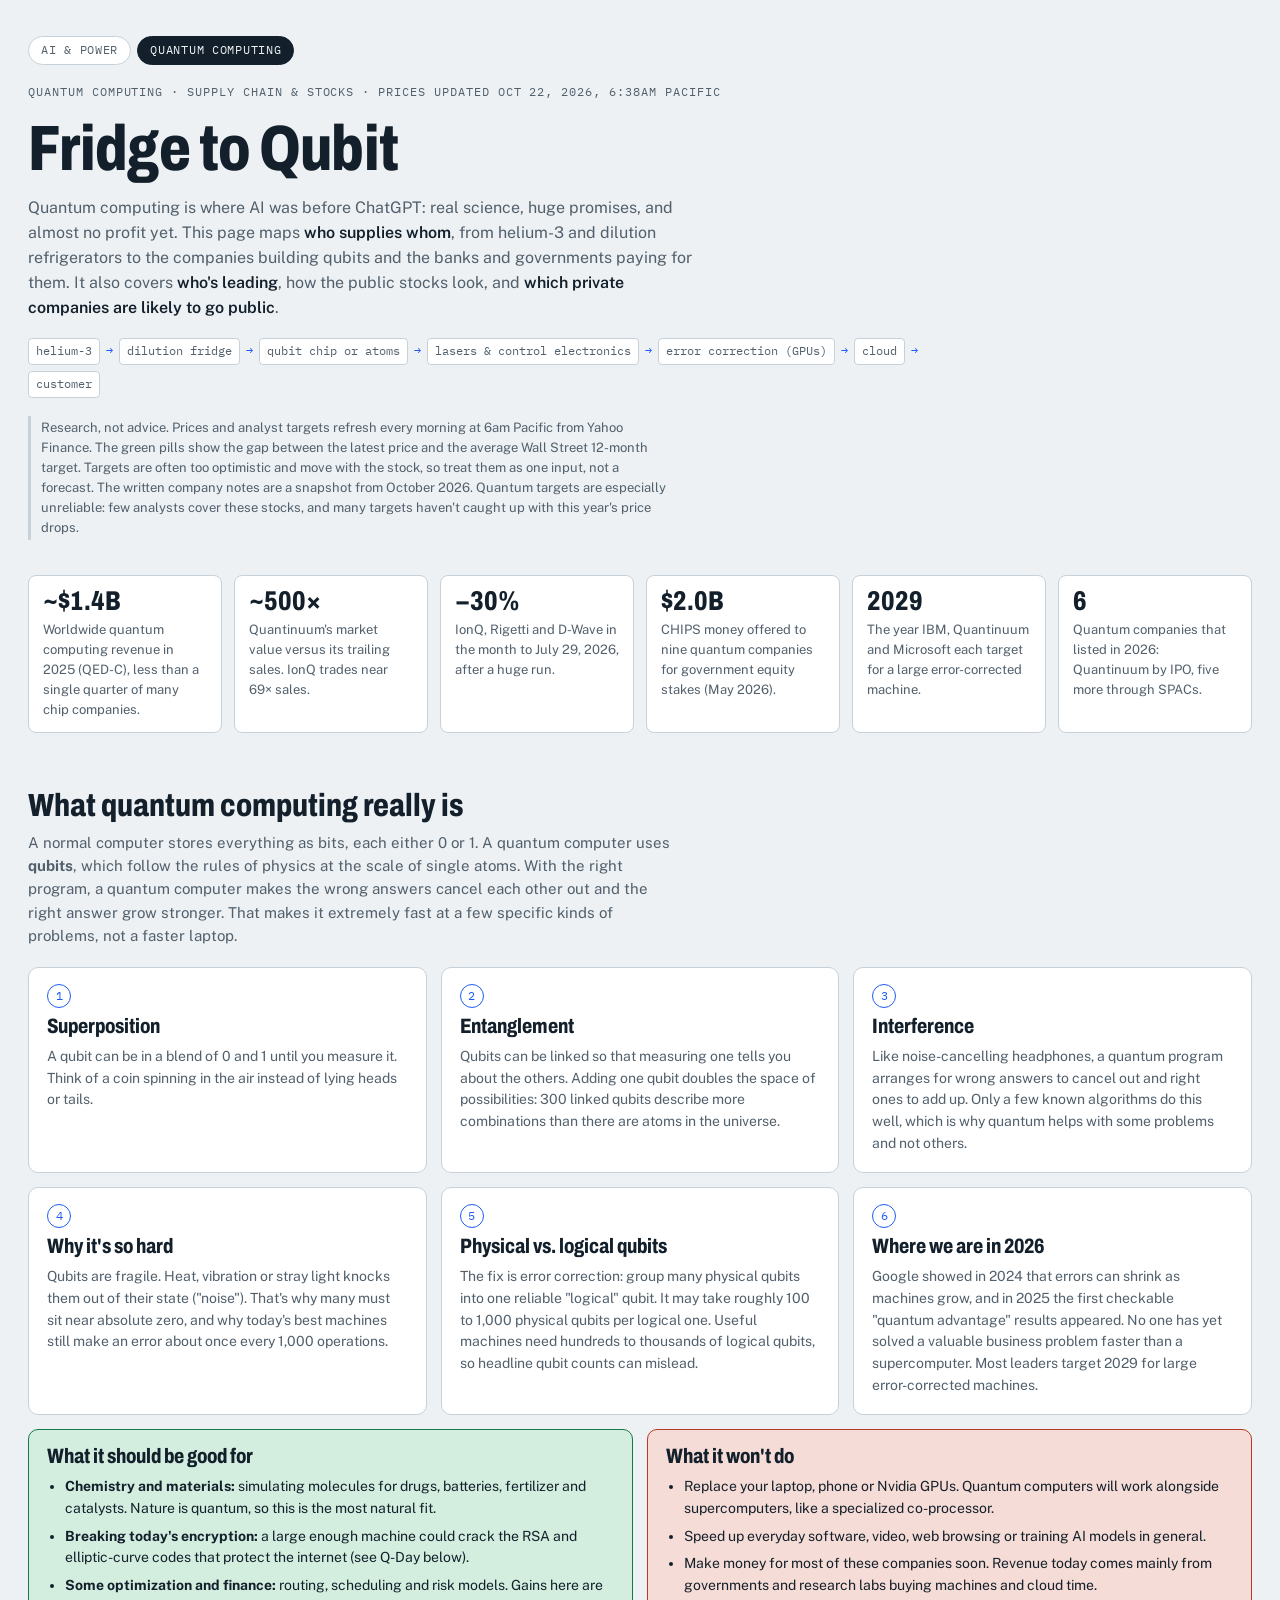
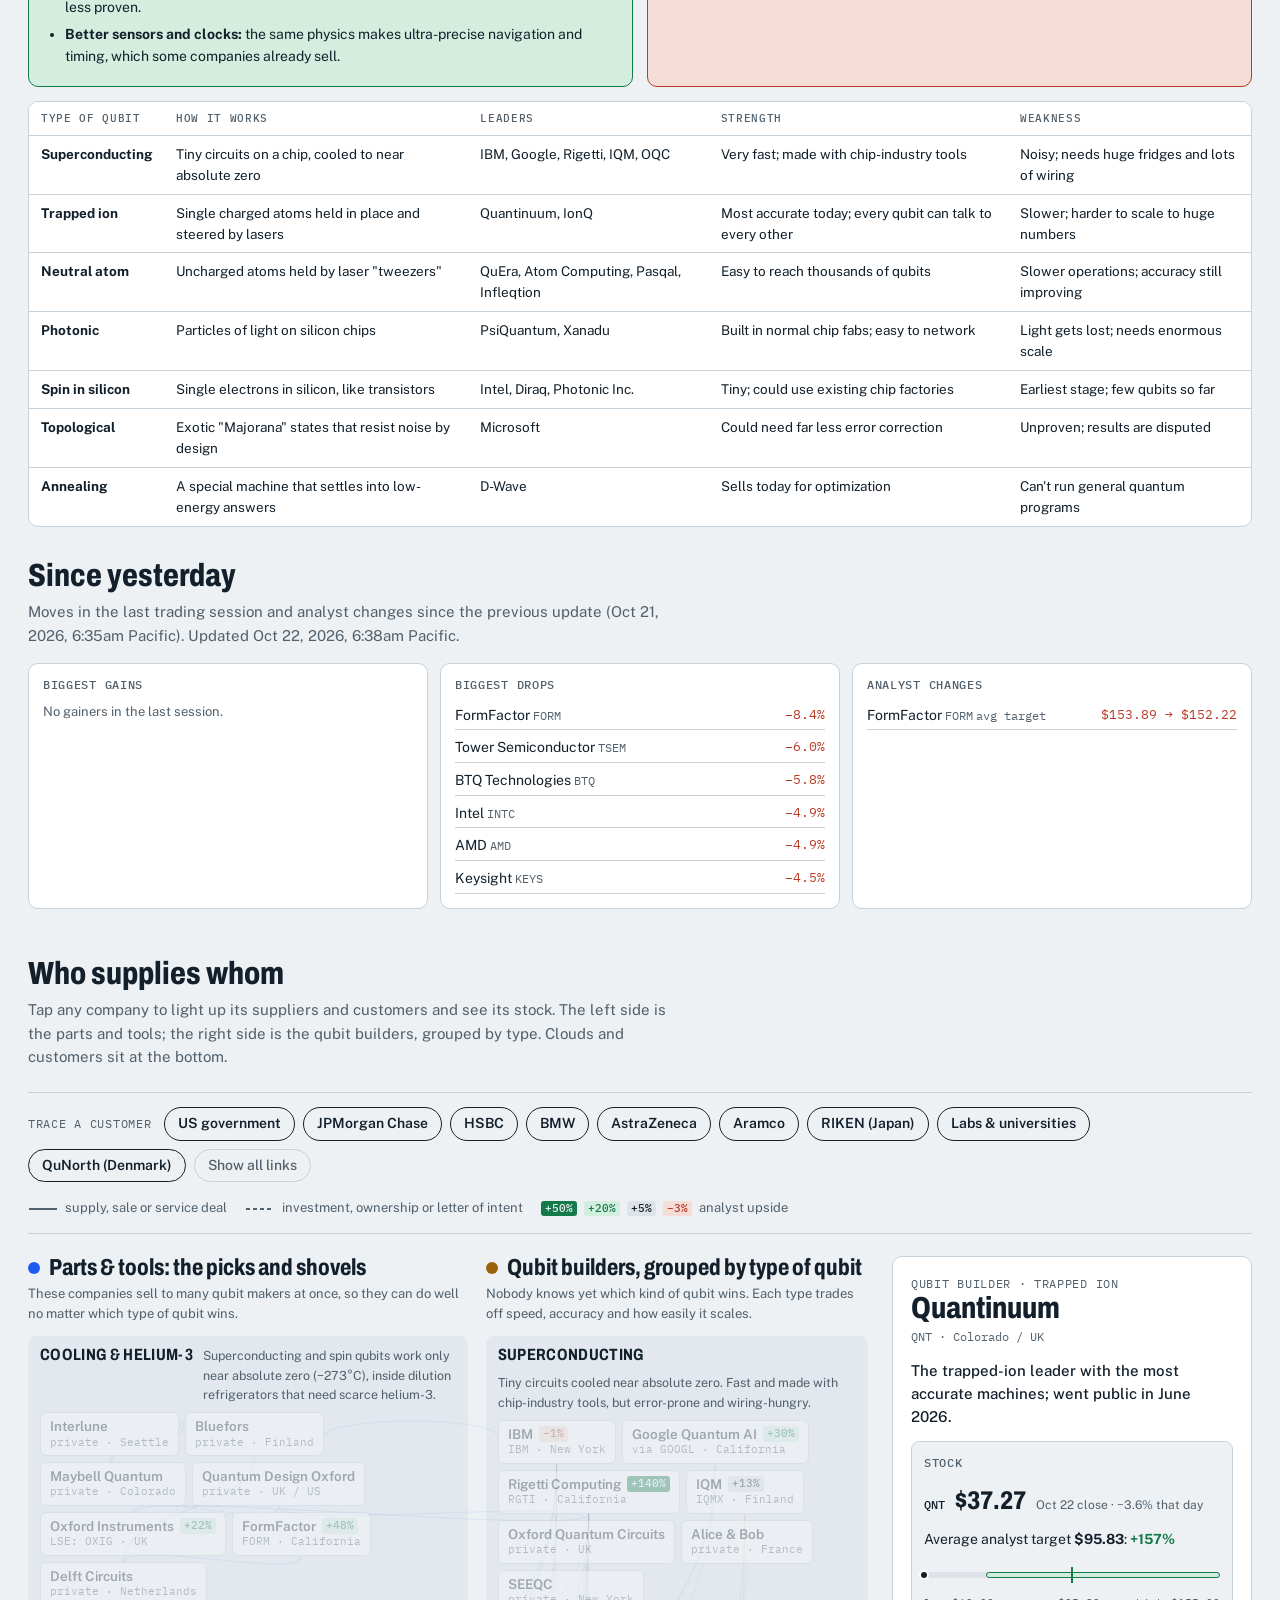
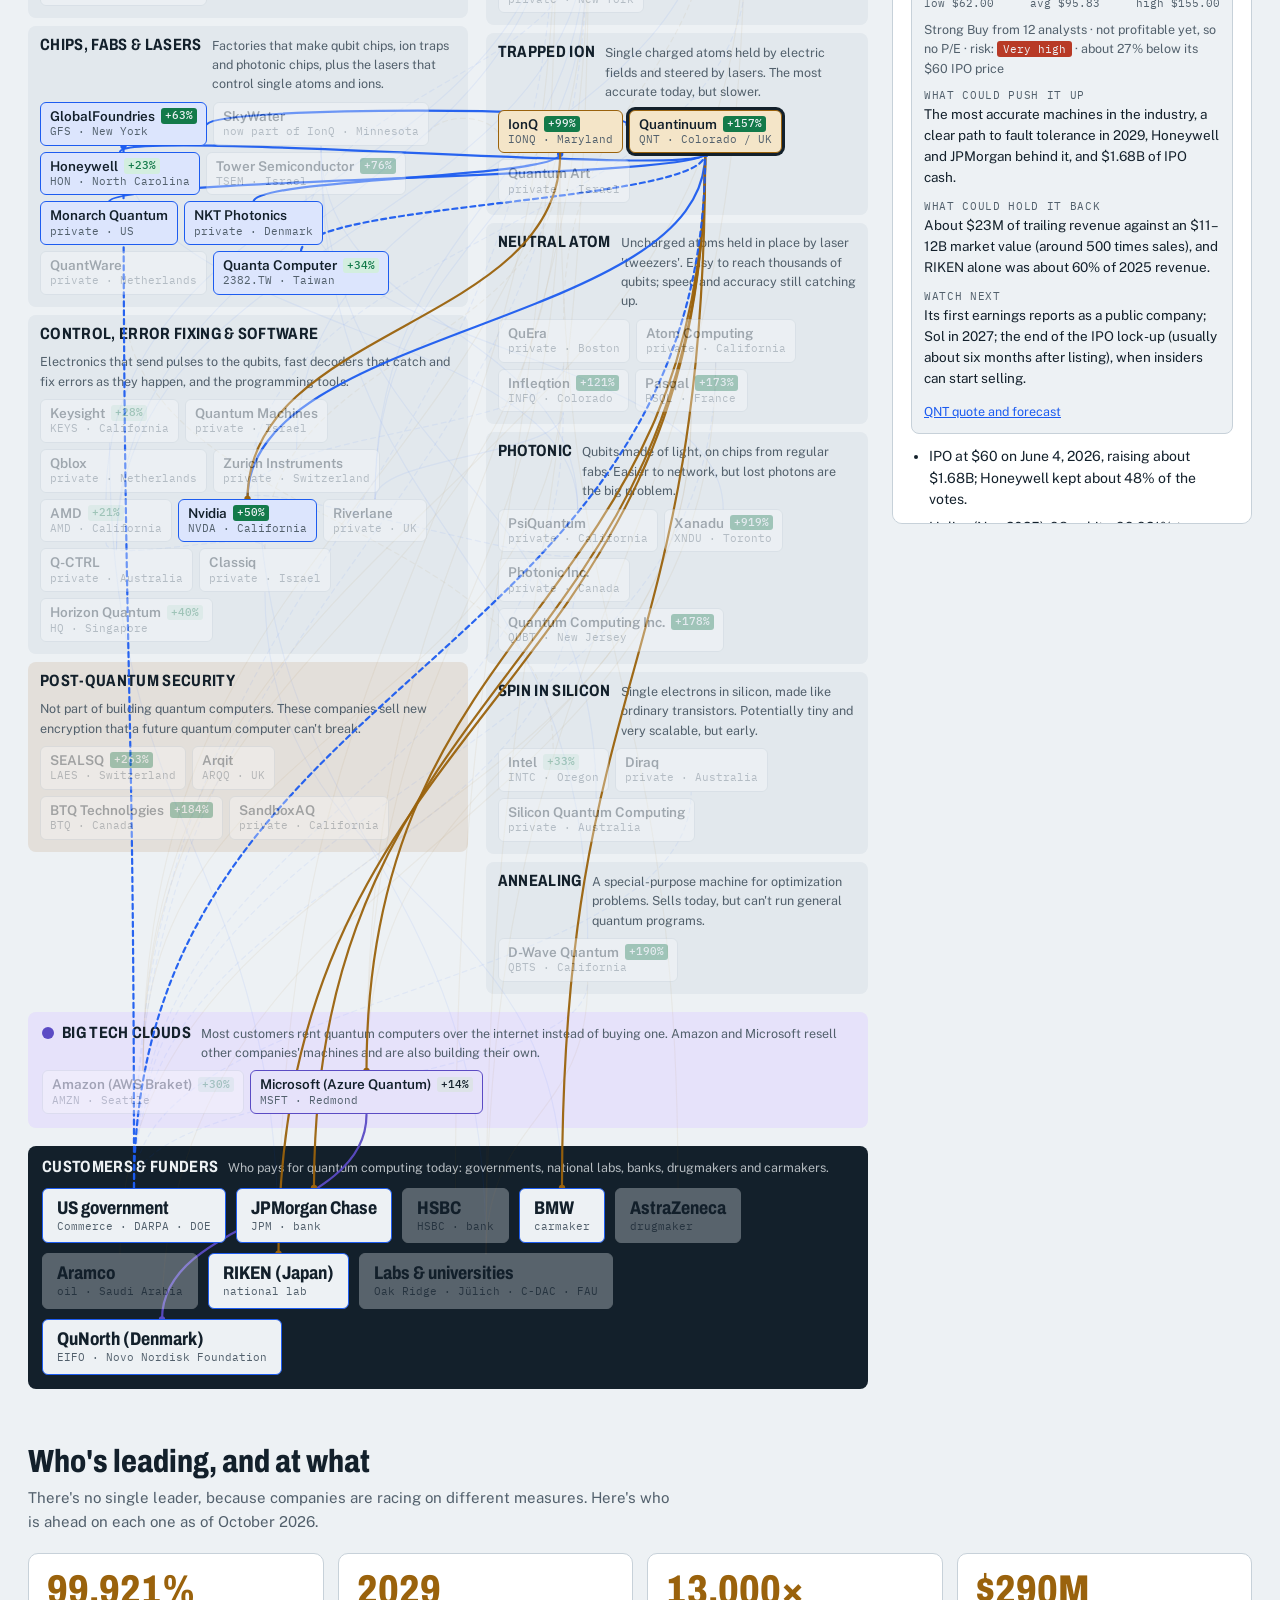
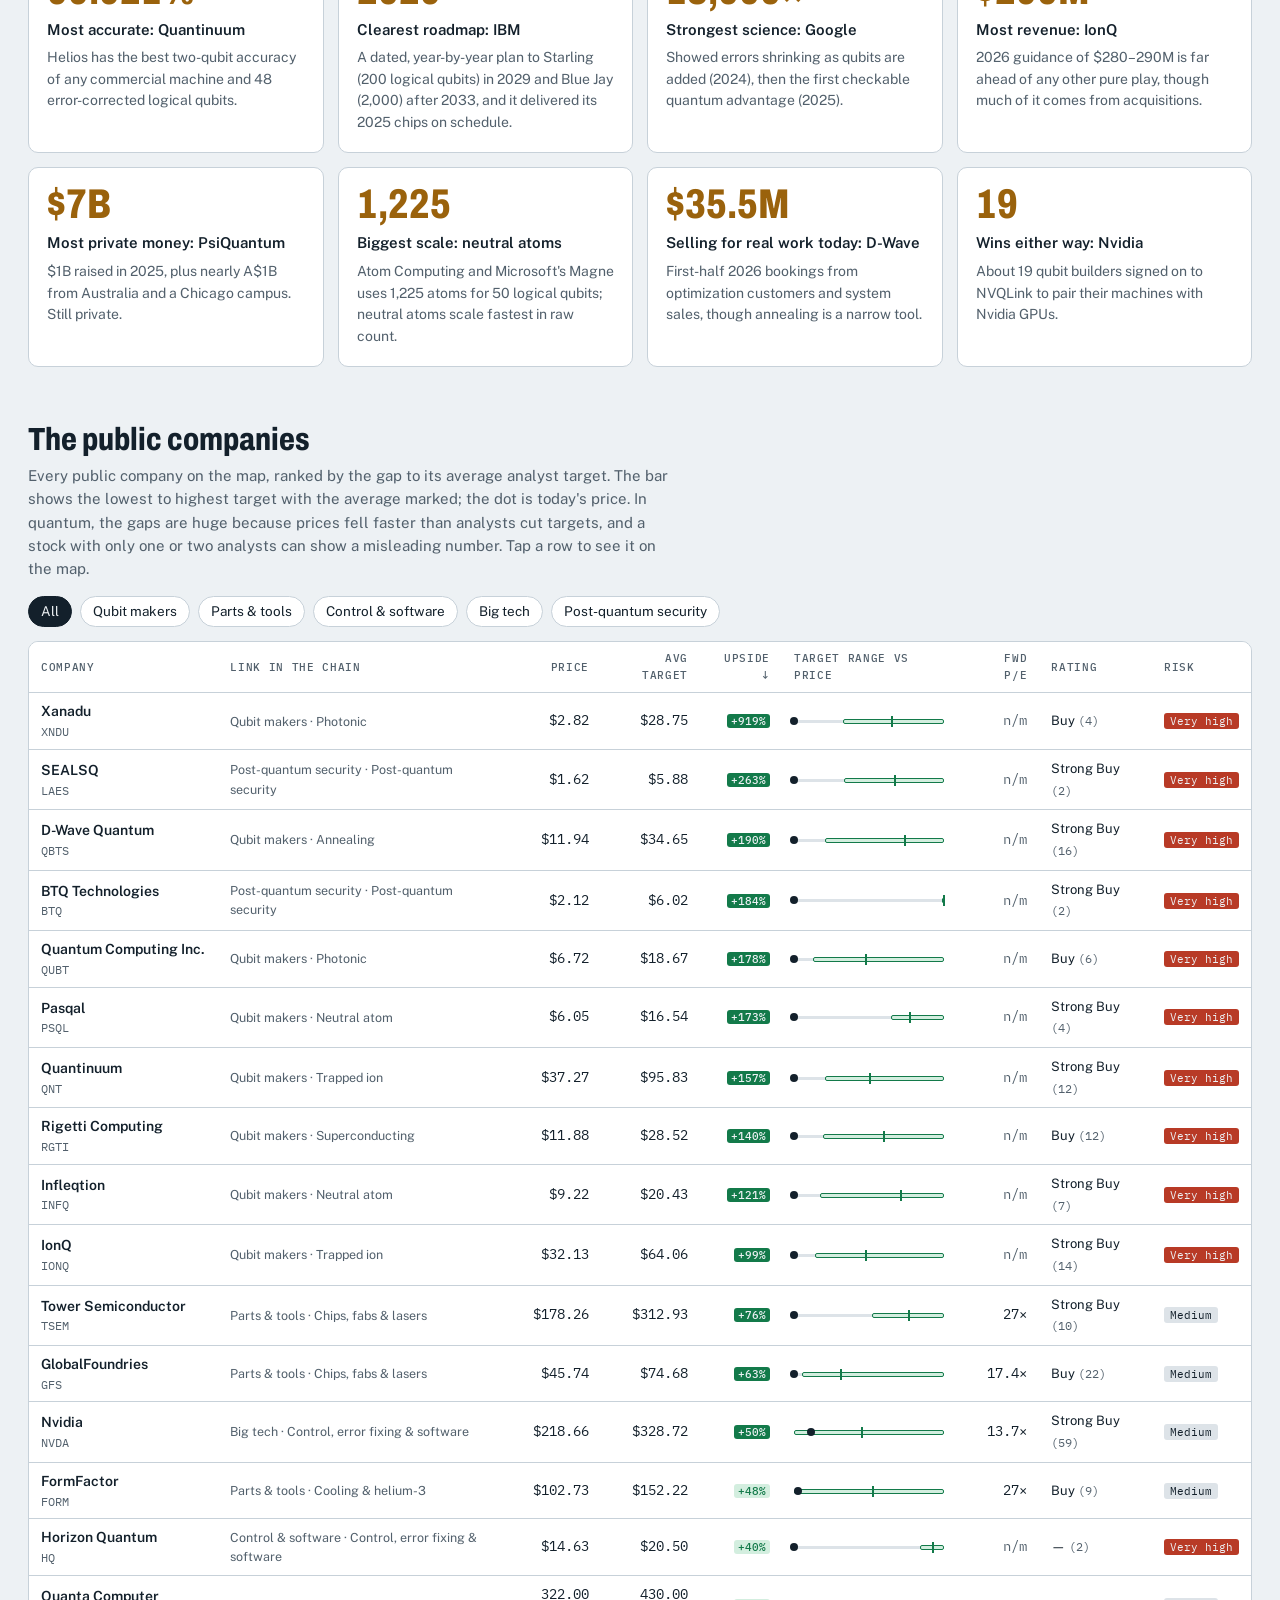
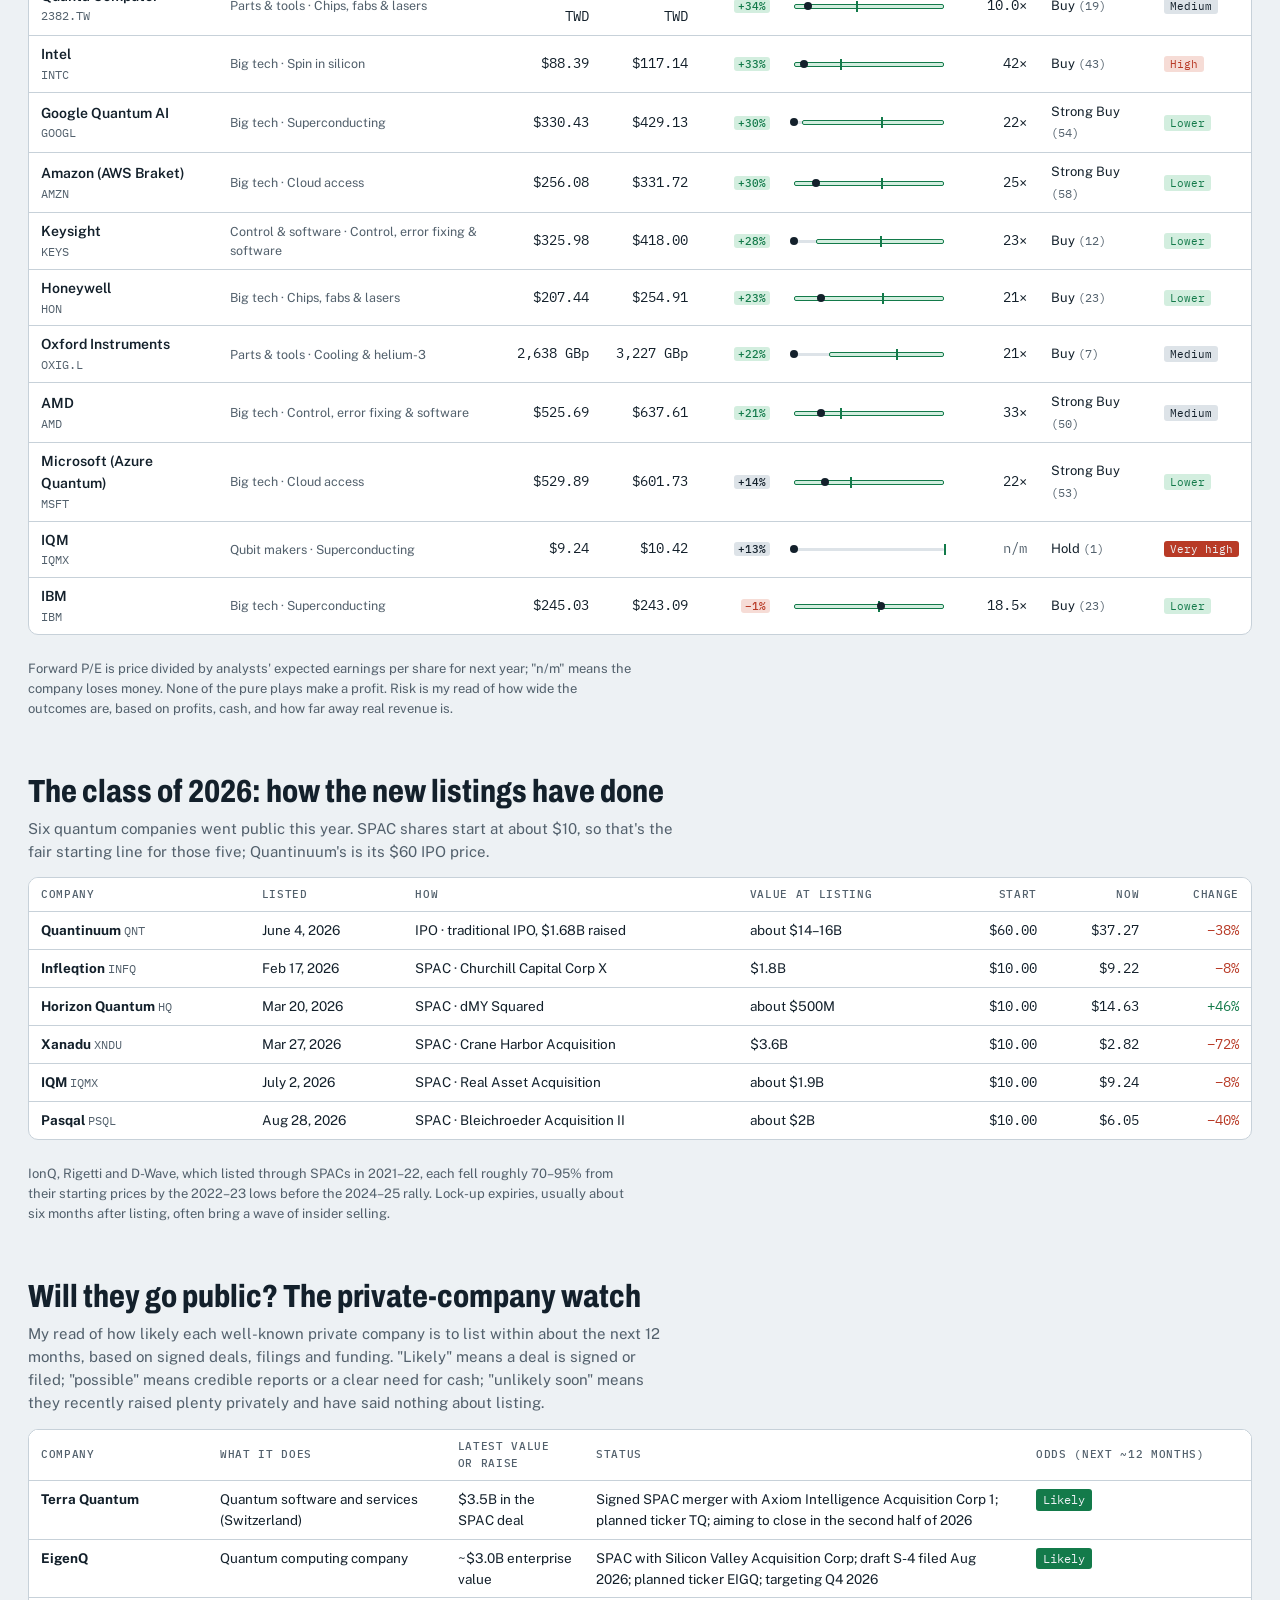
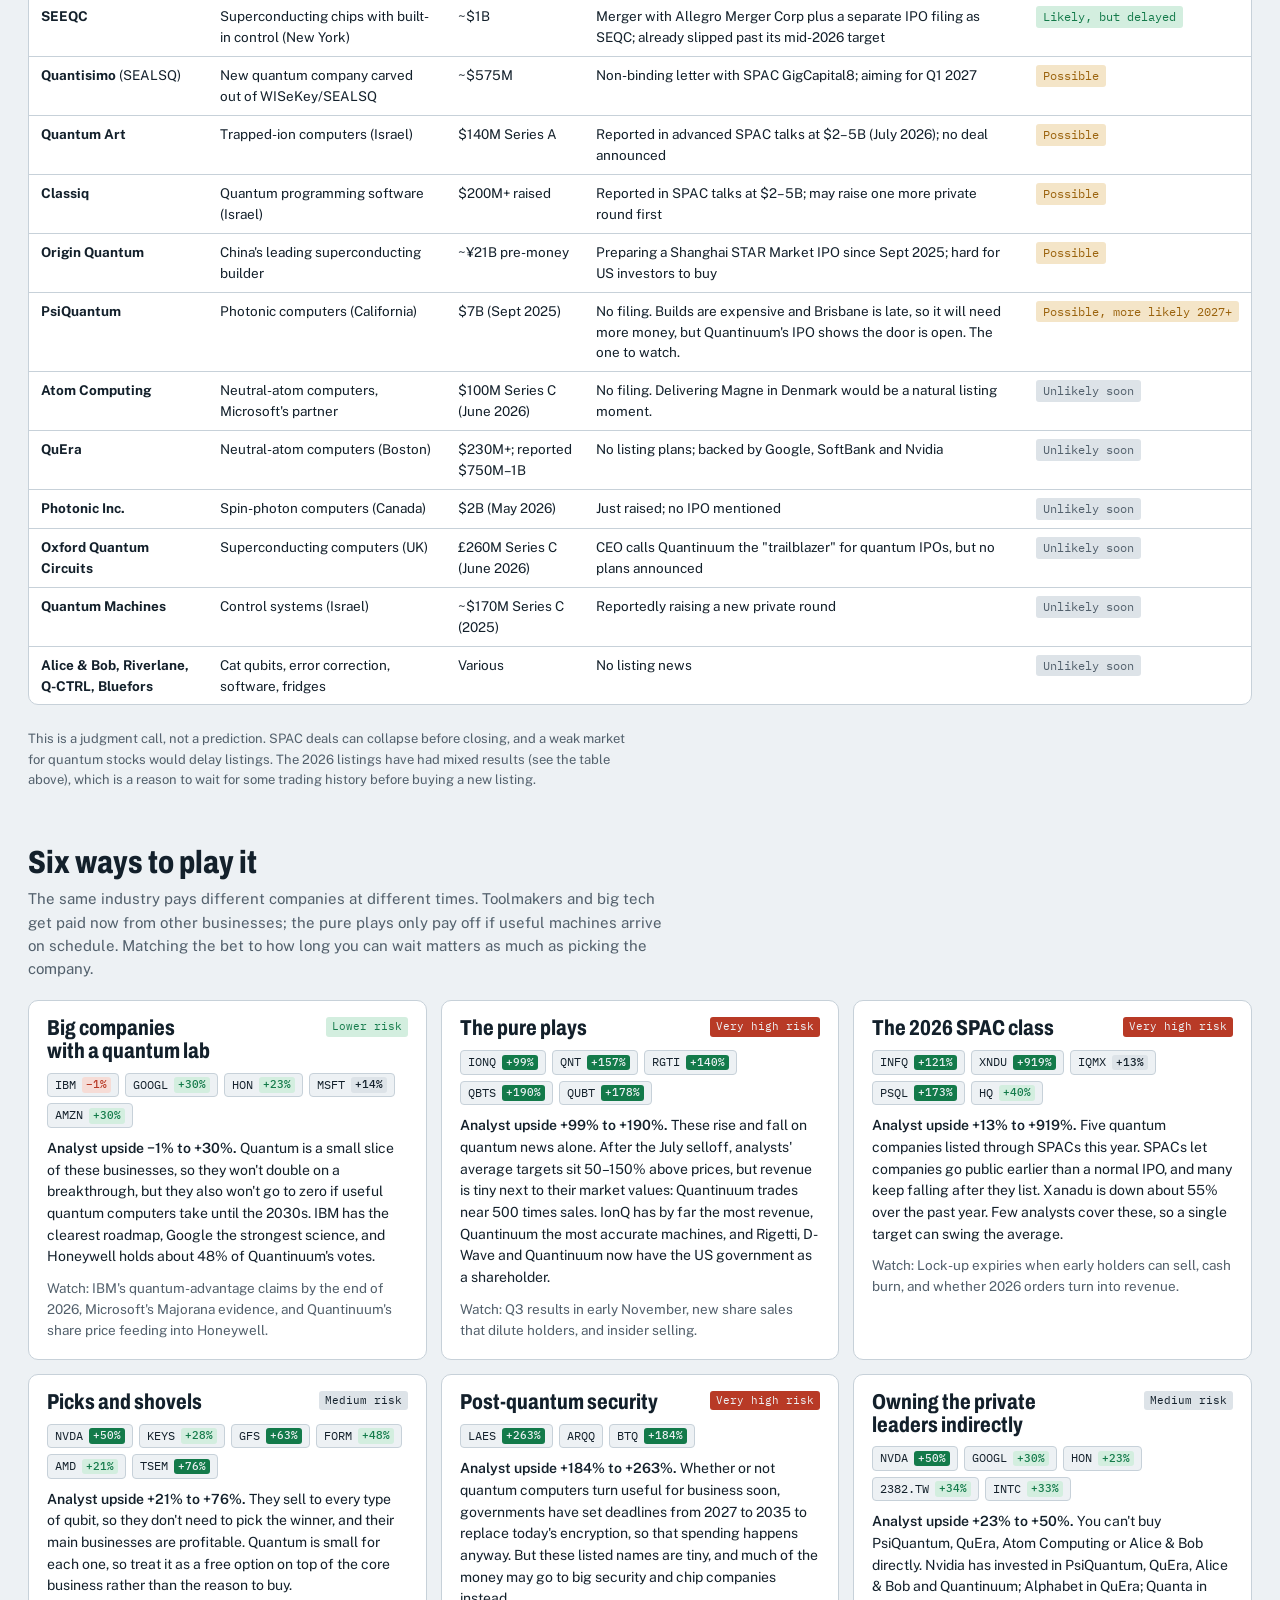
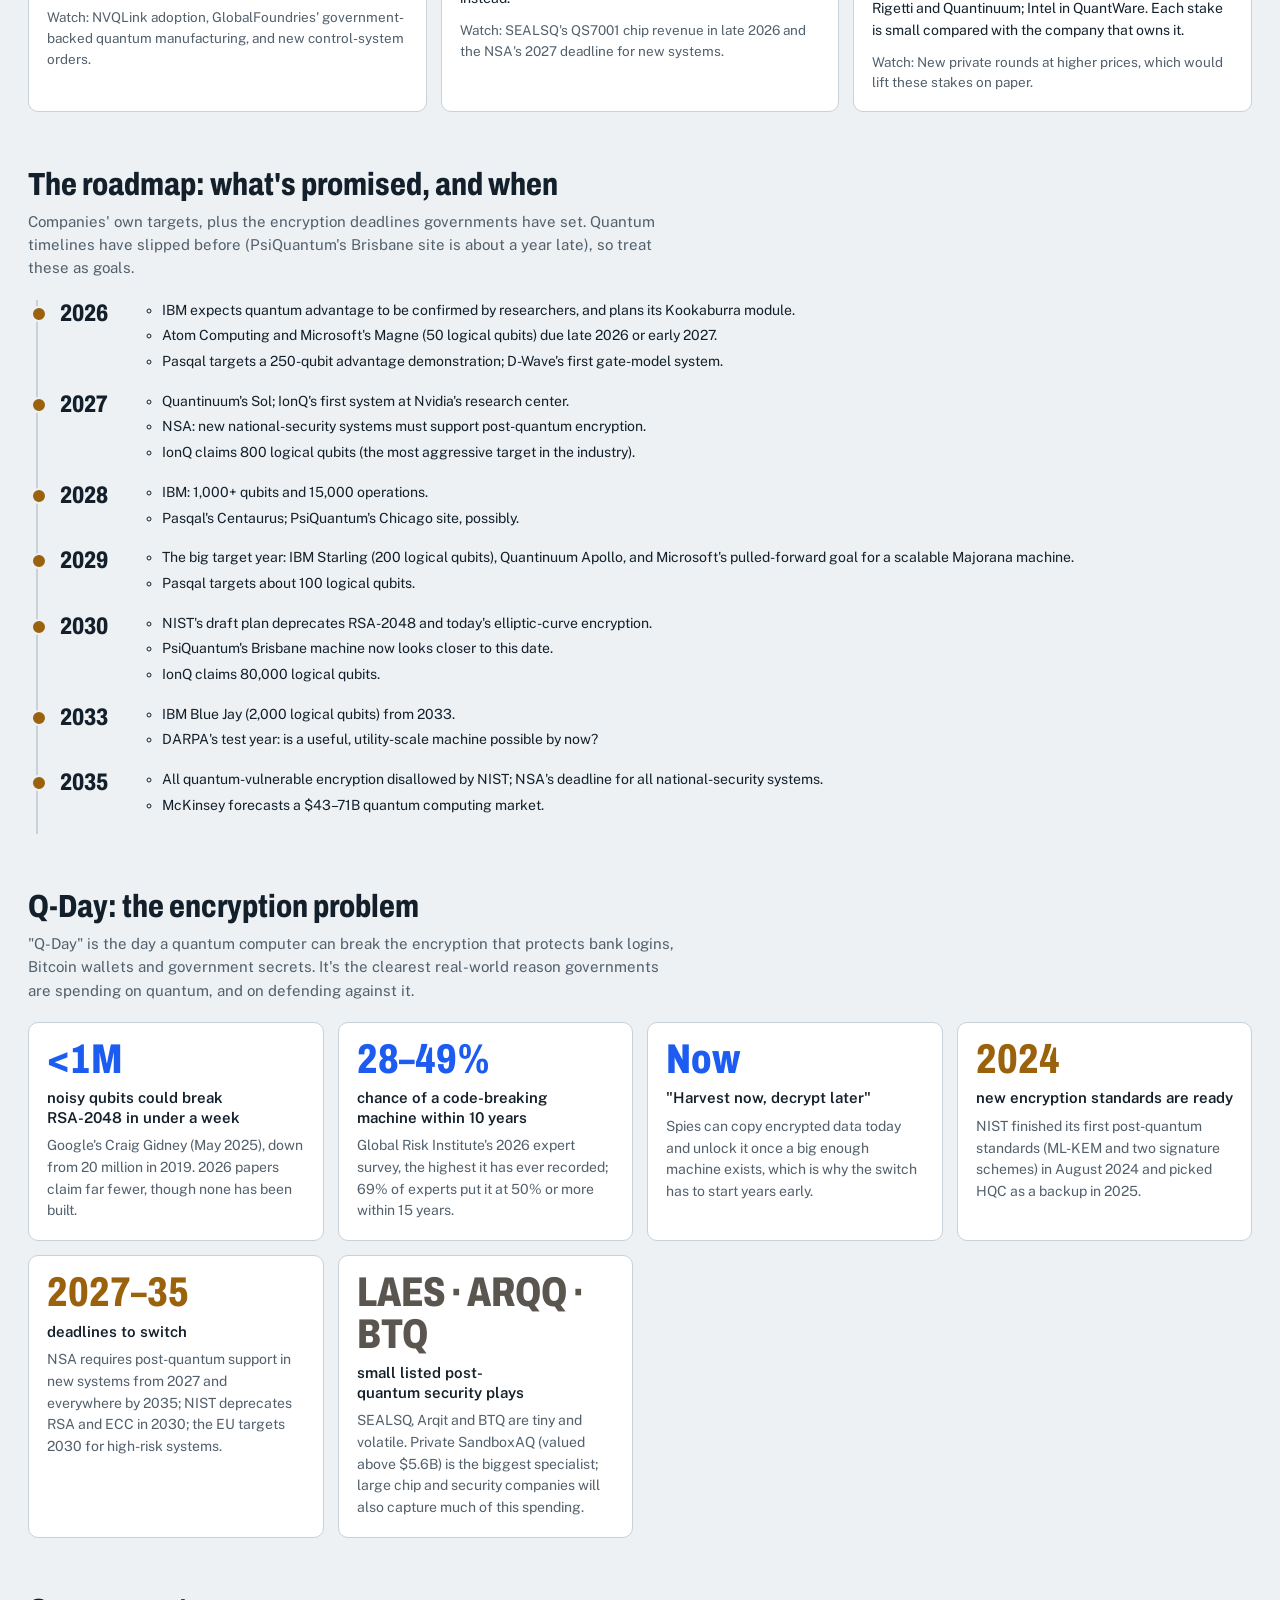
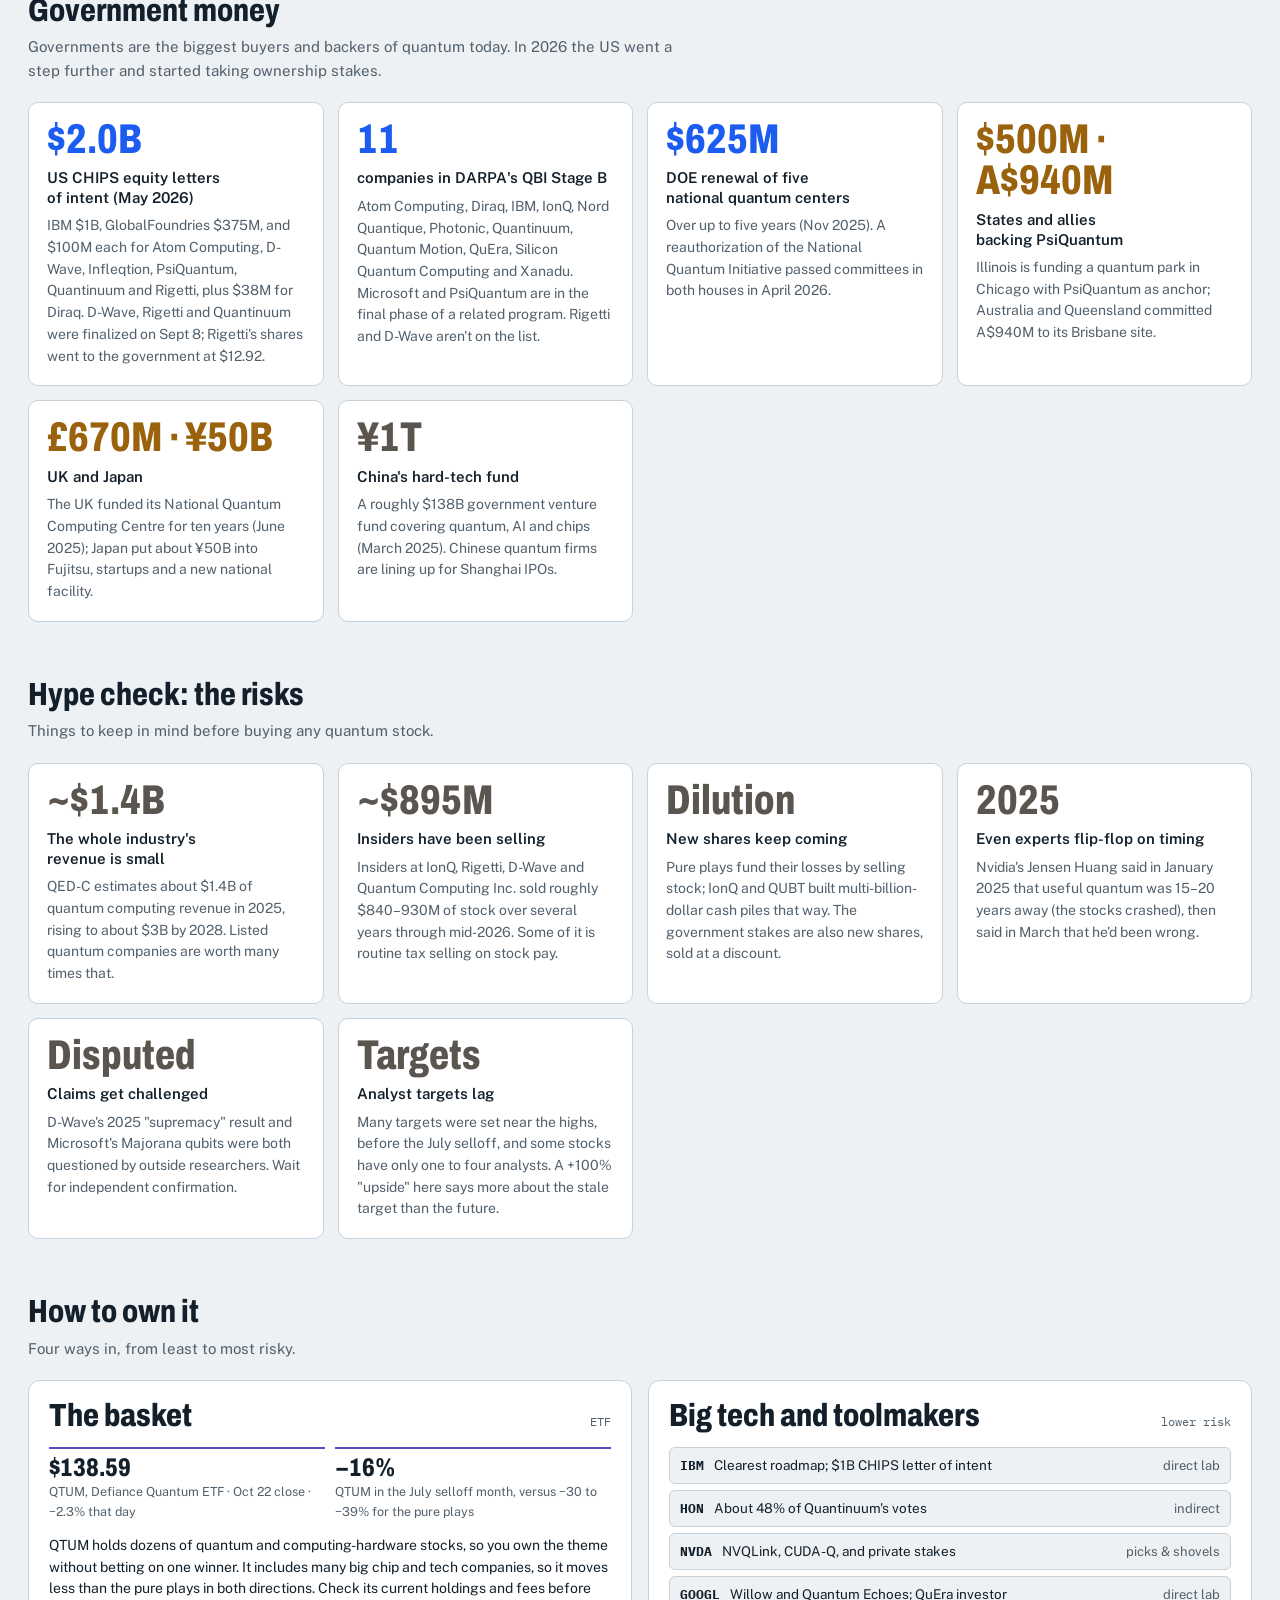
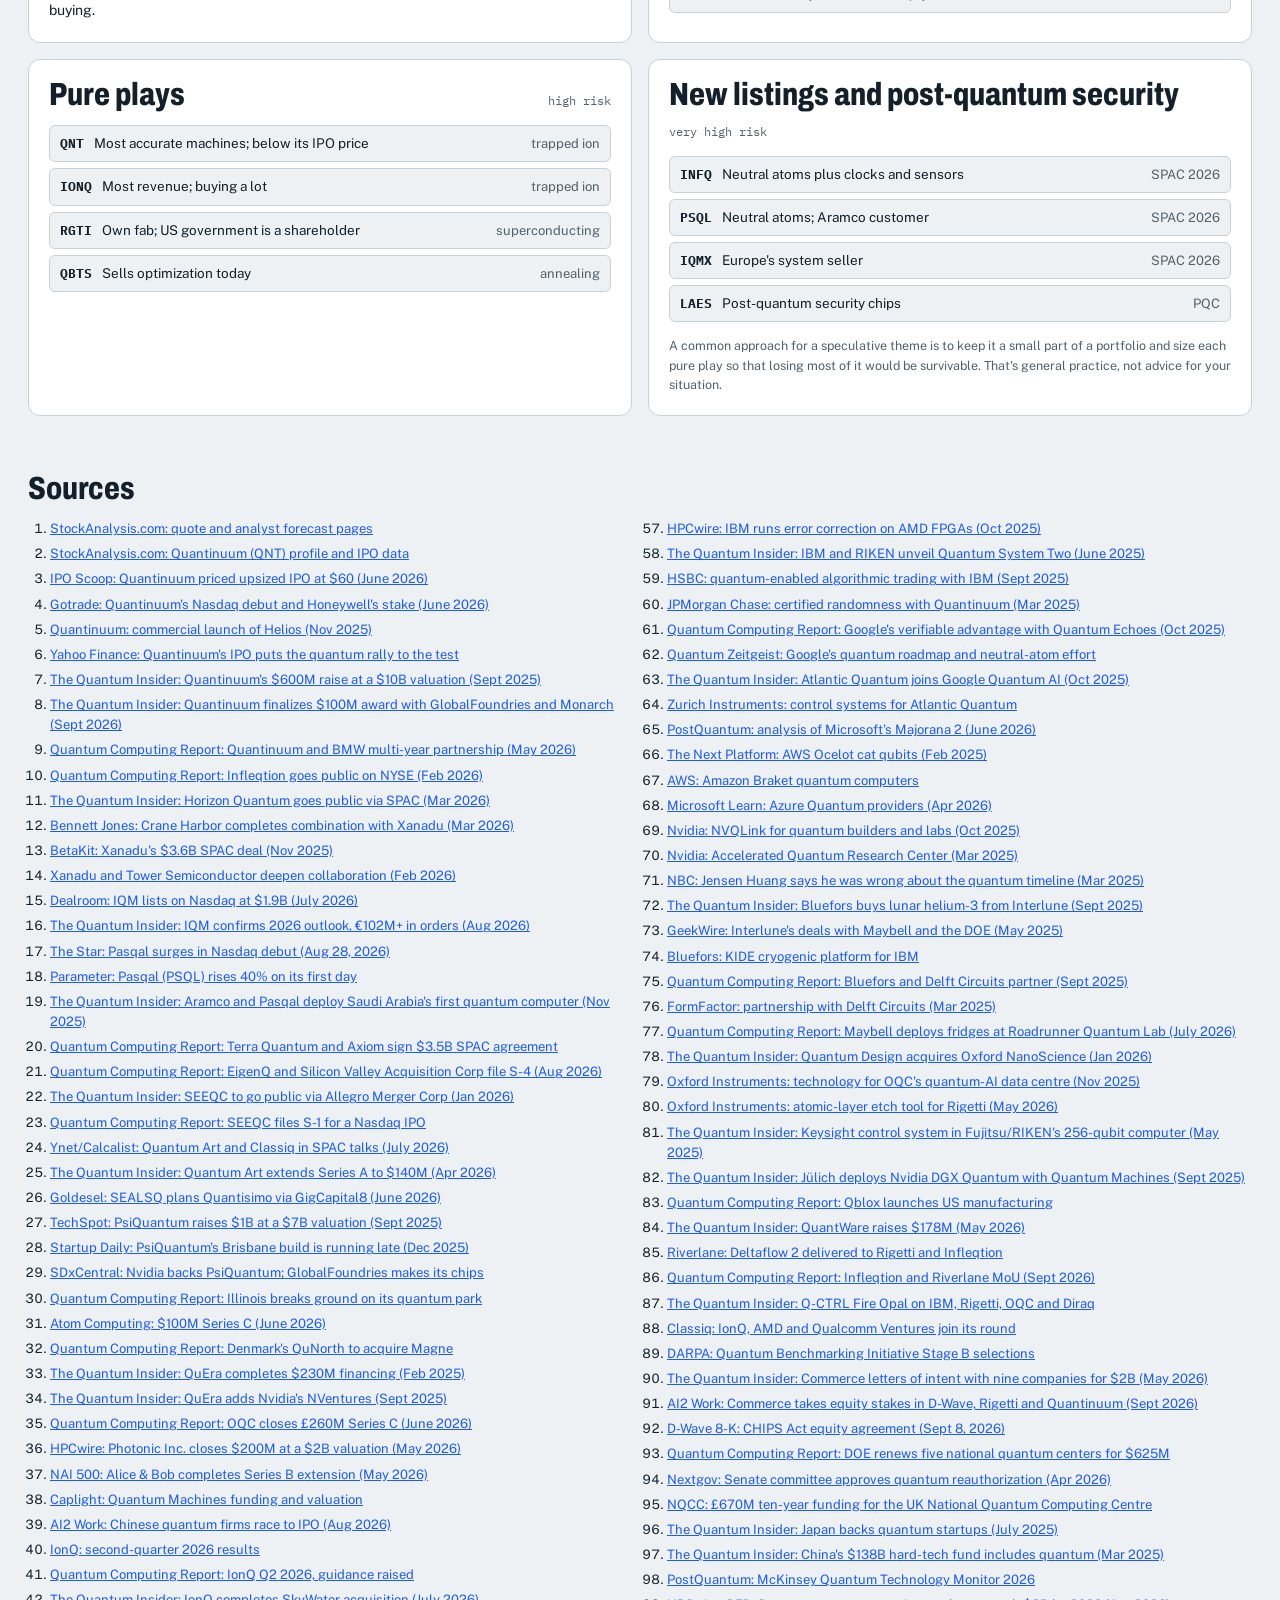
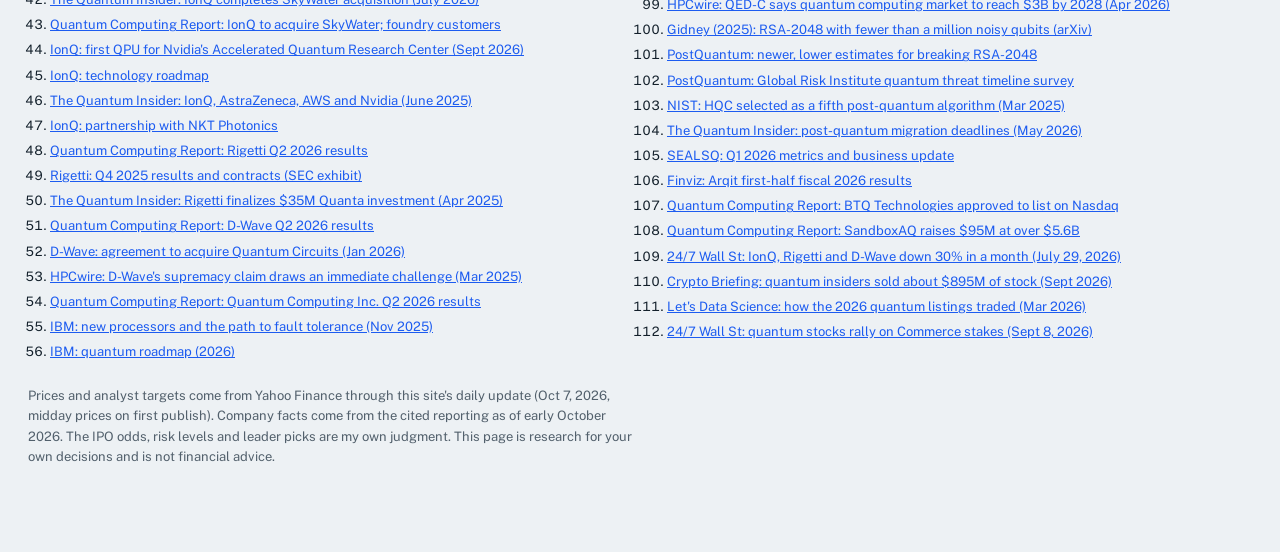
<file: quantum.html>
<!doctype html>
<html lang="en">
<head>
<meta charset="utf-8">
<meta name="viewport" content="width=device-width, initial-scale=1, viewport-fit=cover">
<meta name="description" content="Interactive map of the quantum computing supply chain: who supplies whom, who's leading, public stocks with analyst targets, and which private companies may go public.">
<title>Fridge to Qubit</title>
<link rel="preconnect" href="https://fonts.googleapis.com">
<link rel="preconnect" href="https://fonts.gstatic.com" crossorigin>
<link rel="stylesheet" href="https://fonts.googleapis.com/css2?family=Archivo:wdth,wght@75..100,500..800&family=IBM+Plex+Mono:wght@400;500&family=Public+Sans:wght@400;500;600&display=swap">
<style>
/* Layout: two supply lanes (uranium → reactor, silicon → rack) feed a full-width band of data center builders, then the buyers; an inspector shows the selected company's role and stock; below, an upside table and themes. */
:root{
  --bg:#EDF1F4; --surface:#FFFFFF; --band:#E2E8ED; --ink:#13202B; --muted:#52606C; --rule:#C7D1D9;
  --atom:#1D5CF0; --atom-soft:#DCE5FD; --si:#9A620C; --si-soft:#F4E5C8; --coal:#5B5550; --coal-soft:#E3DFDA;
  --dc:#5B4BC4; --dc-soft:#E6E2FA;
  --pos:#137A4A; --pos-soft:#D3EEDF; --neg:#B83A26; --neg-soft:#F6DCD6; --flat:#DDE3E8;
  --dim:.32;
  --display:"Archivo","Arial Narrow",system-ui,sans-serif;
  --body:"Public Sans",system-ui,-apple-system,"Segoe UI",sans-serif;
  --mono:"IBM Plex Mono",ui-monospace,"SFMono-Regular",Menlo,monospace;
}
@media (prefers-color-scheme:dark){:root:not([data-theme="light"]){
  --bg:#0D141A; --surface:#151F28; --band:#1A2631; --ink:#E5ECF2; --muted:#92A2AF; --rule:#2B3946;
  --atom:#7099FF; --atom-soft:#1B2A4C; --si:#E2A64C; --si-soft:#3A2C15; --coal:#B8AFA6; --coal-soft:#2B2825;
  --dc:#A99CFF; --dc-soft:#272347;
  --pos:#4CC38A; --pos-soft:#163527; --neg:#F07A66; --neg-soft:#3D1F1A; --flat:#26323D;
  --dim:.28; color-scheme:dark }}
:root[data-theme="dark"]{
  --bg:#0D141A; --surface:#151F28; --band:#1A2631; --ink:#E5ECF2; --muted:#92A2AF; --rule:#2B3946;
  --atom:#7099FF; --atom-soft:#1B2A4C; --si:#E2A64C; --si-soft:#3A2C15; --coal:#B8AFA6; --coal-soft:#2B2825;
  --dc:#A99CFF; --dc-soft:#272347;
  --pos:#4CC38A; --pos-soft:#163527; --neg:#F07A66; --neg-soft:#3D1F1A; --flat:#26323D;
  --dim:.28; color-scheme:dark }

*{box-sizing:border-box}
[hidden]{display:none!important}
body{background:var(--bg);color:var(--ink);font-family:var(--body);font-size:15px;line-height:1.55}
.wrap{max-width:1360px;margin:0 auto;padding-inline:20px;padding-block:28px 64px}
h1,h2,h3{font-family:var(--display);font-stretch:78%;text-wrap:balance;margin:0;line-height:1.05}
a{color:var(--atom)}
button{font:inherit;color:inherit}
:focus-visible{outline:2px solid var(--atom);outline-offset:2px}
.num{font-family:var(--mono);font-variant-numeric:tabular-nums}

/* page nav */
.pages{display:flex;flex-wrap:wrap;gap:6px;margin-bottom:18px}
.pages a{font-family:var(--mono);font-size:12px;letter-spacing:.06em;text-transform:uppercase;text-decoration:none;color:var(--muted);border:1px solid var(--rule);border-radius:999px;padding:4px 12px;background:var(--surface)}
.pages a:hover{color:var(--ink);border-color:var(--ink)}
.pages a[aria-current="page"]{background:var(--ink);color:var(--bg);border-color:var(--ink)}

/* header */
.top{display:grid;gap:14px;max-width:900px}
.kicker{font-family:var(--mono);font-size:12px;letter-spacing:.08em;text-transform:uppercase;color:var(--muted)}
h1{font-size:clamp(2.4rem,6vw,4rem);font-weight:800;letter-spacing:-.01em}
.lede{margin:0;max-width:68ch;color:var(--muted);font-size:16px}
.lede b{color:var(--ink);font-weight:600}
.fuelpath{display:flex;flex-wrap:wrap;gap:6px;align-items:center;margin-top:4px;font-family:var(--mono);font-size:12px;color:var(--muted)}
.fuelpath span{background:var(--surface);border:1px solid var(--rule);border-radius:4px;padding:3px 7px;white-space:nowrap}
.fuelpath i{font-style:normal;color:var(--atom)}
.notice{margin-top:4px;font-size:13px;color:var(--muted);border-left:3px solid var(--rule);padding:2px 0 2px 10px;max-width:80ch}

/* setup strip */
.setup{display:grid;grid-template-columns:repeat(auto-fit,minmax(min(100%,190px),1fr));gap:12px;margin-top:22px}
.setup div{background:var(--surface);border:1px solid var(--rule);border-radius:8px;padding:12px 14px;display:grid;gap:4px;align-content:start}
.setup b{font-family:var(--display);font-stretch:75%;font-size:1.7rem;font-weight:800;line-height:1;font-variant-numeric:tabular-nums}
.setup span{font-size:13px;color:var(--muted)}

.controls{display:flex;flex-wrap:wrap;gap:16px 28px;align-items:center;margin-top:24px;padding-block:14px;border-top:1px solid var(--rule);border-bottom:1px solid var(--rule)}
.pick{display:flex;flex-wrap:wrap;gap:8px;align-items:center}
.pick .lbl{font-family:var(--mono);font-size:12px;text-transform:uppercase;letter-spacing:.06em;color:var(--muted);margin-right:4px}
.pick button{border:1px solid var(--ink);background:transparent;border-radius:999px;padding:5px 13px;cursor:pointer;font-weight:600;font-size:14px}
.pick button[aria-pressed="true"]{background:var(--ink);color:var(--bg)}
.pick button.clear{border-color:var(--rule);font-weight:500;color:var(--muted)}
.legend{display:flex;flex-wrap:wrap;gap:8px 18px;font-size:13px;color:var(--muted);align-items:center}
.legend span{display:inline-flex;align-items:center;gap:7px}
.legend svg{flex:none}
.legend .fut{width:22px;height:14px;border:1.5px dashed var(--muted);border-radius:3px}

/* upside pill */
.up{font-family:var(--mono);font-size:10.5px;font-weight:500;border-radius:3px;padding:0 4px;line-height:1.5;white-space:nowrap;font-variant-numeric:tabular-nums}
.up.hi{background:var(--pos);color:var(--bg)}
.up.mid{background:var(--pos-soft);color:var(--pos)}
.up.lo{background:var(--flat);color:var(--ink)}
.up.neg{background:var(--neg-soft);color:var(--neg)}
.up.pv{background:transparent;color:var(--muted);border:1px solid var(--rule)}

/* main grid */
.stage{display:grid;grid-template-columns:minmax(0,1fr) 360px;gap:24px;margin-top:22px;align-items:start}
.map{position:relative;display:grid;grid-template-columns:minmax(0,1.15fr) minmax(0,1fr);gap:18px;min-width:0}
.map svg.links{position:absolute;inset:0;width:100%;height:100%;z-index:1;pointer-events:none;overflow:visible}
.lane{display:grid;gap:8px;align-content:start;min-width:0}
.lanehead{display:grid;gap:4px;padding-bottom:4px}
.lanehead h2{font-size:1.45rem;font-weight:750;display:flex;gap:9px;align-items:center}
.lanehead h2 .sw{width:12px;height:12px;border-radius:50%;flex:none}
.lane.power .sw{background:var(--atom)} .lane.hw .sw{background:var(--si)}
.lanehead p{margin:0;font-size:13px;color:var(--muted);max-width:60ch}
.band{background:var(--band);border-radius:8px;padding:10px 12px 12px;display:grid;gap:8px}
.bandhead{display:flex;gap:10px;align-items:baseline;flex-wrap:wrap}
.bandhead h3{font-size:1.02rem;font-weight:700;letter-spacing:.02em;text-transform:uppercase}
.bandhead p{margin:0;font-size:12.5px;color:var(--muted);flex:1 1 220px;min-width:0}
.chips{display:flex;flex-wrap:wrap;gap:6px}
.chip{position:relative;z-index:2;display:inline-flex;flex-direction:column;align-items:flex-start;gap:1px;text-align:left;cursor:pointer;
  background:var(--surface);border:1.5px solid var(--rule);border-radius:6px;padding:5px 9px 6px;min-width:0;transition:opacity .2s,border-color .2s,background .2s}
.chip .nm{display:flex;gap:6px;align-items:center}
.chip .cn{font-weight:600;font-size:13.5px;line-height:1.2}
.chip .ct{font-family:var(--mono);font-size:10.5px;color:var(--muted);line-height:1.3}
.chip.future{border-style:dashed}
.chip:hover{border-color:var(--ink)}
.map.has-sel .chip:not(.on){opacity:var(--dim)}
.lane.power .chip.on{border-color:var(--atom);background:var(--atom-soft)}
.lane.hw .chip.on{border-color:var(--si);background:var(--si-soft)}
.band.coal .chip.on{border-color:var(--coal);background:var(--coal-soft)}
.dcband .chip.on{border-color:var(--dc);background:var(--dc-soft)}
.chip.sel{box-shadow:0 0 0 3px var(--ink)}
.band.coal{background:var(--coal-soft)}
.dcband{grid-column:1/-1;background:var(--dc-soft);border-radius:8px;padding:12px 14px 14px;display:grid;gap:8px}
.dcband .bandhead h3 .sw{display:inline-block;width:12px;height:12px;border-radius:50%;background:var(--dc);margin-right:8px;vertical-align:-1px}
.buyers{grid-column:1/-1;background:var(--ink);color:var(--bg);border-radius:8px;padding:12px 14px 14px;display:grid;gap:10px}
.buyers .bandhead p{color:inherit;opacity:.75}
.buyers .chips{gap:10px}
.buyers .chip{background:var(--bg);border-color:var(--bg);color:var(--ink);padding:8px 14px 9px}
.buyers .chip .cn{font-family:var(--display);font-stretch:80%;font-size:1.15rem;font-weight:750}
.buyers .chip.on{background:var(--bg);border-color:var(--atom)}
.buyers .chip.sel{box-shadow:0 0 0 3px var(--atom)}

/* inspector */
.inspector{position:sticky;top:calc(env(safe-area-inset-top,0px) + 16px);background:var(--surface);border:1px solid var(--rule);border-radius:10px;padding:18px 18px 20px;display:grid;gap:12px;max-height:calc(100vh - 32px);overflow:auto}
.eyebrow{font-family:var(--mono);font-size:11.5px;letter-spacing:.06em;text-transform:uppercase;color:var(--muted)}
.inspector h2{font-size:1.9rem;font-weight:780}
.inspector .where{font-family:var(--mono);font-size:12px;color:var(--muted);margin-top:4px}
.inspector .role{margin:0;font-size:15px;font-weight:500}
.inspector ul.facts{margin:0;padding-left:18px;display:grid;gap:6px;font-size:14px}
.inspector h4{margin:0 0 6px;font-family:var(--mono);font-size:11.5px;letter-spacing:.06em;text-transform:uppercase;color:var(--muted);font-weight:500}
.rel{display:grid;gap:6px}
.rel button{display:grid;grid-template-columns:auto 1fr;gap:2px 8px;text-align:left;background:var(--bg);border:1px solid var(--rule);border-radius:6px;padding:6px 9px;cursor:pointer;font-size:13.5px}
.rel button:hover{border-color:var(--ink)}
.rel button b{font-weight:600}
.rel button span{grid-column:1/-1;color:var(--muted);font-size:12.5px}
.rel .none{font-size:13px;color:var(--muted);margin:0}
.srcs{font-size:12.5px;display:flex;flex-wrap:wrap;gap:4px 12px}
.sheetbar{display:none}
.body{display:grid;gap:12px}

.stock{border:1px solid var(--rule);border-radius:8px;padding:12px;display:grid;gap:9px;background:var(--bg)}
.stock .row1{display:flex;flex-wrap:wrap;align-items:baseline;gap:4px 10px}
.stock .tk{font-family:var(--mono);font-size:12px;font-weight:500}
.stock .px{font-family:var(--display);font-stretch:80%;font-size:1.6rem;font-weight:780;font-variant-numeric:tabular-nums}
.stock .dt{font-size:12px;color:var(--muted)}
.stock .tgt{font-size:14px}
.stock .tgt b.p{color:var(--pos)} .stock .tgt b.n{color:var(--neg)}
.stock .meta{font-size:12.5px;color:var(--muted)}
.stock dl{margin:0;display:grid;gap:6px;font-size:13.5px}
.stock dt{font-family:var(--mono);font-size:11px;letter-spacing:.06em;text-transform:uppercase;color:var(--muted)}
.stock dd{margin:0 0 4px}
.stock .priv{font-size:13.5px;margin:0}

/* range bar */
.rb{position:relative;height:30px}
.rb .track{position:absolute;left:0;right:0;top:12px;height:6px;border-radius:3px;background:var(--flat)}
.rb .span{position:absolute;top:12px;height:6px;border-radius:3px;background:var(--pos-soft);border:1px solid var(--pos)}
.rb .avg{position:absolute;top:7px;width:2px;height:16px;background:var(--pos)}
.rb .dot{position:absolute;top:10px;width:10px;height:10px;border-radius:50%;background:var(--ink);border:2px solid var(--surface);transform:translateX(-5px)}
.rb .lab{position:absolute;top:21px;font-family:var(--mono);font-size:10px;color:var(--muted);white-space:nowrap}
.rbl{display:flex;justify-content:space-between;font-family:var(--mono);font-size:10.5px;color:var(--muted);margin-top:-4px}

/* upside section */
section.block{margin-top:56px}
section.block>h2{font-size:2rem;font-weight:780}
section.block>p.sub{margin:8px 0 0;color:var(--muted);max-width:72ch}
.filters{display:flex;flex-wrap:wrap;gap:8px;margin-top:16px}
.filters button{border:1px solid var(--rule);background:var(--surface);border-radius:999px;padding:4px 12px;font-size:13.5px;cursor:pointer}
.filters button[aria-pressed="true"]{background:var(--ink);color:var(--bg);border-color:var(--ink)}
.tablewrap{overflow-x:auto;margin-top:14px;border:1px solid var(--rule);border-radius:10px;background:var(--surface)}
table{border-collapse:collapse;width:100%;min-width:860px;font-size:14px}
th,td{padding:8px 12px;text-align:left;border-bottom:1px solid var(--rule);vertical-align:middle}
th{font-family:var(--mono);font-size:11px;letter-spacing:.06em;text-transform:uppercase;color:var(--muted);font-weight:500;background:var(--surface);position:sticky;top:0}
th button{all:unset;cursor:pointer;color:inherit}
th button:focus-visible{outline:2px solid var(--atom)}
th button[aria-sort]::after{content:" ↓"}
tbody tr{cursor:pointer}
tbody tr:hover{background:var(--bg)}
tbody tr:last-child td{border-bottom:0}
td.r,th.r{text-align:right}
td .co{font-weight:600}
td .tkc{font-family:var(--mono);font-size:11.5px;color:var(--muted)}
td .lk{font-size:12.5px;color:var(--muted)}
td .stale{font-size:11px;color:var(--neg)}
.minirb{position:relative;width:150px;height:14px}
.minirb .track{position:absolute;left:0;right:0;top:6px;height:3px;background:var(--flat);border-radius:2px}
.minirb .span{position:absolute;top:5px;height:5px;background:var(--pos-soft);border:1px solid var(--pos);border-radius:2px}
.minirb .avg{position:absolute;top:2px;width:2px;height:11px;background:var(--pos)}
.minirb .dot{position:absolute;top:3px;width:8px;height:8px;border-radius:50%;background:var(--ink);transform:translateX(-4px)}
.risk{font-family:var(--mono);font-size:11px;border-radius:3px;padding:1px 6px;white-space:nowrap}
.risk.r1{background:var(--pos-soft);color:var(--pos)}
.risk.r2{background:var(--flat);color:var(--ink)}
.risk.r3{background:var(--neg-soft);color:var(--neg)}
.risk.r4{background:var(--neg);color:var(--bg)}

.themes{display:grid;grid-template-columns:repeat(auto-fit,minmax(min(100%,330px),1fr));gap:14px;margin-top:20px}
.theme{background:var(--surface);border:1px solid var(--rule);border-radius:10px;padding:16px 18px 18px;display:grid;gap:10px;align-content:start}
.theme .hd{display:flex;justify-content:space-between;gap:10px;align-items:flex-start}
.theme h3{font-size:1.35rem;font-weight:760}
.theme .tks{display:flex;flex-wrap:wrap;gap:6px}
.theme .tks button{font-family:var(--mono);font-size:12px;border:1px solid var(--rule);background:var(--bg);border-radius:4px;padding:2px 7px;cursor:pointer;display:inline-flex;gap:6px;align-items:center}
.theme p{margin:0;font-size:14px}
.theme p.watch{color:var(--muted);font-size:13.5px}
.theme p b{font-weight:600}

.cards{display:grid;grid-template-columns:repeat(auto-fit,minmax(min(100%,270px),1fr));gap:14px;margin-top:20px}
.card{background:var(--surface);border:1px solid var(--rule);border-radius:10px;padding:16px 18px 18px;display:grid;gap:8px;align-content:start}
.card .fig{font-family:var(--display);font-stretch:75%;font-weight:800;font-size:2.6rem;line-height:1;font-variant-numeric:tabular-nums}
.card.p .fig{color:var(--atom)} .card.h .fig{color:var(--si)} .card.c .fig{color:var(--coal)}
.card h3{font-family:var(--body);font-stretch:100%;font-size:15px;font-weight:600;line-height:1.3}
.card p{margin:0;font-size:14px;color:var(--muted)}
.sources ol{margin:14px 0 0;padding-left:22px;columns:2 340px;column-gap:32px;font-size:13px}
.sources li{break-inside:avoid;margin-bottom:5px}
.foot{margin-top:24px;font-size:13px;color:var(--muted);max-width:76ch}

.labs{display:grid;grid-template-columns:repeat(auto-fit,minmax(min(100%,420px),1fr));gap:16px;margin-top:20px}
.lab{background:var(--surface);border:1px solid var(--rule);border-radius:12px;padding:18px 20px 20px;display:grid;gap:14px;align-content:start}
.lab .hd{display:flex;justify-content:space-between;align-items:baseline;gap:12px;flex-wrap:wrap}
.lab h3{font-size:2rem;font-weight:800}
.lab .tag{font-family:var(--mono);font-size:12px;color:var(--muted)}
.lab .stats{display:grid;grid-template-columns:repeat(auto-fit,minmax(120px,1fr));gap:10px}
.lab .stats div{border-top:2px solid var(--dc);padding-top:6px;display:grid;gap:2px}
.lab .stats b{font-family:var(--display);font-stretch:75%;font-size:1.6rem;font-weight:800;line-height:1;font-variant-numeric:tabular-nums}
.lab .stats span{font-size:12.5px;color:var(--muted)}
.lab h4{margin:0 0 6px;font-family:var(--mono);font-size:11.5px;letter-spacing:.06em;text-transform:uppercase;color:var(--muted);font-weight:500}
.lab ul{margin:0;padding-left:18px;display:grid;gap:5px;font-size:14px}
.lab .own{display:grid;gap:6px}
.lab .own button{display:grid;grid-template-columns:auto 1fr auto;gap:2px 10px;align-items:baseline;text-align:left;background:var(--bg);border:1px solid var(--rule);border-radius:6px;padding:7px 10px;cursor:pointer;font-size:13.5px}
.lab .own button:hover{border-color:var(--ink)}
.lab .own button b{font-family:var(--mono);font-size:12.5px}
.lab .own button span.d{color:var(--muted);font-size:13px}
.lab p.disc{margin:0;font-size:12.5px;color:var(--muted)}

.today{display:grid;grid-template-columns:repeat(auto-fit,minmax(min(100%,240px),1fr));gap:12px;margin-top:16px}
.tcol{background:var(--surface);border:1px solid var(--rule);border-radius:10px;padding:12px 14px 14px;display:grid;gap:8px;align-content:start}
.tcol h4{margin:0;font-family:var(--mono);font-size:11.5px;letter-spacing:.06em;text-transform:uppercase;color:var(--muted);font-weight:500}
.tcol ol{list-style:none;margin:0;padding:0;display:grid;gap:4px}
.tcol li button{all:unset;cursor:pointer;display:flex;justify-content:space-between;gap:10px;width:100%;font-size:14px;padding:3px 0;border-bottom:1px solid var(--rule)}
.tcol li button:focus-visible{outline:2px solid var(--atom)}
.tcol li .tkc{font-family:var(--mono);font-size:11.5px;color:var(--muted)}
.tcol li .v{font-family:var(--mono);font-variant-numeric:tabular-nums;font-size:13px;white-space:nowrap}
.tcol li .v.p{color:var(--pos)} .tcol li .v.n{color:var(--neg)}
.tcol .empty{font-size:13px;color:var(--muted);margin:0}
.authbar{display:flex;flex-wrap:wrap;gap:8px 12px;align-items:center;font-size:13.5px;margin-left:auto}
.authbar form{display:flex;flex-wrap:wrap;gap:8px;align-items:center}
.authbar label{font-family:var(--mono);font-size:12px;text-transform:uppercase;letter-spacing:.06em;color:var(--muted)}
.authbar input{font:inherit;padding:5px 9px;border:1px solid var(--rule);border-radius:6px;background:var(--surface);color:var(--ink);min-width:0;width:220px;max-width:100%}
.authbar button,.wl button{font:inherit;font-size:13.5px;border:1px solid var(--ink);background:transparent;border-radius:999px;padding:4px 12px;cursor:pointer}
.authmsg{font-size:12.5px;color:var(--muted)}
.star{color:var(--si);font-size:12px;line-height:1}
.wl{border:1px solid var(--rule);border-radius:8px;padding:12px;display:grid;gap:8px;background:var(--bg)}
.wl h4{margin:0}
.wl label{font-size:12.5px;color:var(--muted)}
.wl input,.wl textarea{font:inherit;font-size:14px;padding:6px 9px;border:1px solid var(--rule);border-radius:6px;background:var(--surface);color:var(--ink);width:100%}
.wl .wltog[aria-pressed="true"]{background:var(--ink);color:var(--bg)}
.wlrow{display:flex;gap:10px;align-items:center}

@media (max-width:1079px){
  .stage{grid-template-columns:minmax(0,1fr)}
  .wrap{padding-bottom:44vh}
  .inspector{position:fixed;left:0;right:0;bottom:0;top:auto;z-index:30;border-radius:14px 14px 0 0;border-bottom:0;
    max-height:42vh;padding:12px 18px calc(18px + env(safe-area-inset-bottom,0px));box-shadow:0 -8px 30px rgba(0,0,0,.18)}
  .inspector.min{max-height:none;overflow:hidden}
  .inspector.min .body{display:none}
  .sheetbar{display:flex;justify-content:space-between;align-items:center;gap:12px}
  .sheetbar button{border:1px solid var(--rule);background:var(--bg);border-radius:999px;padding:3px 11px;font-size:12.5px;cursor:pointer}
  .inspector h2{font-size:1.5rem}
}
@media (max-width:760px){
  .map{grid-template-columns:minmax(0,1fr)}
  .wrap{padding-inline:16px}
}
@media (prefers-reduced-motion:reduce){.chip{transition:none}}

/* quantum page additions */
.explain{display:grid;grid-template-columns:repeat(auto-fit,minmax(min(100%,300px),1fr));gap:14px;margin-top:20px}
.ex{background:var(--surface);border:1px solid var(--rule);border-radius:10px;padding:16px 18px 18px;display:grid;gap:8px;align-content:start}
.ex .exn{font-family:var(--mono);font-size:12px;color:var(--atom);border:1px solid var(--atom);border-radius:999px;width:24px;height:24px;display:grid;place-items:center}
.ex h3{font-size:1.3rem;font-weight:760}
.ex p{margin:0;font-size:14px;color:var(--muted)}
.usegrid{display:grid;grid-template-columns:repeat(auto-fit,minmax(min(100%,380px),1fr));gap:14px;margin-top:14px}
.use{border-radius:10px;padding:16px 18px 18px;display:grid;gap:8px;align-content:start;border:1px solid var(--rule)}
.use.good{background:var(--pos-soft);border-color:var(--pos)}
.use.bad{background:var(--neg-soft);border-color:var(--neg)}
.use h3{font-size:1.3rem;font-weight:760}
.use ul{margin:0;padding-left:18px;display:grid;gap:6px;font-size:14px}
table.qtable{min-width:760px}
table.qtable td{vertical-align:top;font-size:13.5px}
table.qtable tbody tr{cursor:default}
table.qtable tbody tr.go{cursor:pointer}
.odds{font-family:var(--mono);font-size:11.5px;border-radius:3px;padding:2px 7px;white-space:nowrap;display:inline-block}
.odds.o4{background:var(--pos);color:var(--bg)}
.odds.o3{background:var(--pos-soft);color:var(--pos)}
.odds.o2{background:var(--si-soft);color:var(--si)}
.odds.o1{background:var(--flat);color:var(--muted)}
button.card{font:inherit;color:var(--ink);text-align:left;cursor:pointer}
button.card:hover{border-color:var(--ink)}
.card.lead .fig{color:var(--si)}
.timeline{list-style:none;margin:20px 0 0;padding:0;display:grid;gap:0;border-left:2px solid var(--rule);margin-left:8px}
.timeline>li{position:relative;padding:0 0 18px 22px;display:grid;grid-template-columns:70px 1fr;gap:4px 14px}
.timeline>li::before{content:"";position:absolute;left:-7px;top:6px;width:12px;height:12px;border-radius:50%;background:var(--si);border:2px solid var(--bg)}
.timeline .yr{font-family:var(--display);font-stretch:78%;font-size:1.5rem;font-weight:800;line-height:1.1}
.timeline ul{margin:0;padding-left:18px;display:grid;gap:4px;font-size:14px}
@media (max-width:560px){.timeline>li{grid-template-columns:1fr}}
.chg.p{color:var(--pos)} .chg.n{color:var(--neg)}
</style>
</head>
<body>
<div class="wrap">
  <nav class="pages" aria-label="Pages"><a href="./">AI &amp; power</a><a href="quantum.html" aria-current="page">Quantum computing</a></nav>
  <header class="top">
    <div class="kicker">Quantum computing · supply chain &amp; stocks · prices as of Oct 7, 2026</div>
    <h1>Fridge to Qubit</h1>
    <p class="lede">Quantum computing is where AI was before ChatGPT: real science, huge promises, and almost no profit yet. This page maps <b>who supplies whom</b>, from helium-3 and dilution refrigerators to the companies building qubits and the banks and governments paying for them. It also covers <b>who's leading</b>, how the public stocks look, and <b>which private companies are likely to go public</b>.</p>
    <div class="fuelpath" aria-label="How a quantum computer gets built">
      <span>helium-3</span><i>→</i><span>dilution fridge</span><i>→</i><span>qubit chip or atoms</span><i>→</i><span>lasers &amp; control electronics</span><i>→</i><span>error correction (GPUs)</span><i>→</i><span>cloud</span><i>→</i><span>customer</span>
    </div>
    <p class="notice" id="notice">Research, not advice. The green pills show the gap between the latest price and the average Wall Street 12-month price target. Quantum targets are especially unreliable: few analysts cover these stocks, and targets lag big price drops.</p>
  </header>

  <div class="setup" aria-label="Market setup">
    <div><b class="num">~$1.4B</b><span>Worldwide quantum computing revenue in 2025 (QED-C), less than a single quarter of many chip companies.</span></div>
    <div><b class="num">~500×</b><span>Quantinuum's market value versus its trailing sales. IonQ trades near 69× sales.</span></div>
    <div><b class="num">−30%</b><span>IonQ, Rigetti and D-Wave in the month to July 29, 2026, after a huge run.</span></div>
    <div><b class="num">$2.0B</b><span>CHIPS money offered to nine quantum companies for government equity stakes (May 2026).</span></div>
    <div><b class="num">2029</b><span>The year IBM, Quantinuum and Microsoft each target for a large error-corrected machine.</span></div>
    <div><b class="num">6</b><span>Quantum companies that listed in 2026: Quantinuum by IPO, five more through SPACs.</span></div>
  </div>

  <section class="block static" id="explain">
    <h2>What quantum computing really is</h2>
    <p class="sub">A normal computer stores everything as bits, each either 0 or 1. A quantum computer uses <b>qubits</b>, which follow the rules of physics at the scale of single atoms. With the right program, a quantum computer makes the wrong answers cancel each other out and the right answer grow stronger. That makes it extremely fast at a few specific kinds of problems, not a faster laptop.</p>
    <div class="explain">
      <div class="ex"><span class="exn">1</span><h3>Superposition</h3><p>A qubit can be in a blend of 0 and 1 until you measure it. Think of a coin spinning in the air instead of lying heads or tails.</p></div>
      <div class="ex"><span class="exn">2</span><h3>Entanglement</h3><p>Qubits can be linked so that measuring one tells you about the others. Adding one qubit doubles the space of possibilities: 300 linked qubits describe more combinations than there are atoms in the universe.</p></div>
      <div class="ex"><span class="exn">3</span><h3>Interference</h3><p>Like noise-cancelling headphones, a quantum program arranges for wrong answers to cancel out and right ones to add up. Only a few known algorithms do this well, which is why quantum helps with some problems and not others.</p></div>
      <div class="ex"><span class="exn">4</span><h3>Why it's so hard</h3><p>Qubits are fragile. Heat, vibration or stray light knocks them out of their state ("noise"). That's why many must sit near absolute zero, and why today's best machines still make an error about once every 1,000 operations.</p></div>
      <div class="ex"><span class="exn">5</span><h3>Physical vs. logical qubits</h3><p>The fix is error correction: group many physical qubits into one reliable "logical" qubit. It may take roughly 100 to 1,000 physical qubits per logical one. Useful machines need hundreds to thousands of logical qubits, so headline qubit counts can mislead.</p></div>
      <div class="ex"><span class="exn">6</span><h3>Where we are in 2026</h3><p>Google showed in 2024 that errors can shrink as machines grow, and in 2025 the first checkable "quantum advantage" results appeared. No one has yet solved a valuable business problem faster than a supercomputer. Most leaders target 2029 for large error-corrected machines.</p></div>
    </div>
    <div class="usegrid">
      <div class="use good"><h3>What it should be good for</h3><ul>
        <li><b>Chemistry and materials:</b> simulating molecules for drugs, batteries, fertilizer and catalysts. Nature is quantum, so this is the most natural fit.</li>
        <li><b>Breaking today's encryption:</b> a large enough machine could crack the RSA and elliptic-curve codes that protect the internet (see Q-Day below).</li>
        <li><b>Some optimization and finance:</b> routing, scheduling and risk models. Gains here are less proven.</li>
        <li><b>Better sensors and clocks:</b> the same physics makes ultra-precise navigation and timing, which some companies already sell.</li>
      </ul></div>
      <div class="use bad"><h3>What it won't do</h3><ul>
        <li>Replace your laptop, phone or Nvidia GPUs. Quantum computers will work alongside supercomputers, like a specialized co-processor.</li>
        <li>Speed up everyday software, video, web browsing or training AI models in general.</li>
        <li>Make money for most of these companies soon. Revenue today comes mainly from governments and research labs buying machines and cloud time.</li>
      </ul></div>
    </div>
    <div class="tablewrap"><table class="qtable">
      <thead><tr><th>Type of qubit</th><th>How it works</th><th>Leaders</th><th>Strength</th><th>Weakness</th></tr></thead>
      <tbody>
        <tr><td><b>Superconducting</b></td><td>Tiny circuits on a chip, cooled to near absolute zero</td><td>IBM, Google, Rigetti, IQM, OQC</td><td>Very fast; made with chip-industry tools</td><td>Noisy; needs huge fridges and lots of wiring</td></tr>
        <tr><td><b>Trapped ion</b></td><td>Single charged atoms held in place and steered by lasers</td><td>Quantinuum, IonQ</td><td>Most accurate today; every qubit can talk to every other</td><td>Slower; harder to scale to huge numbers</td></tr>
        <tr><td><b>Neutral atom</b></td><td>Uncharged atoms held by laser "tweezers"</td><td>QuEra, Atom Computing, Pasqal, Infleqtion</td><td>Easy to reach thousands of qubits</td><td>Slower operations; accuracy still improving</td></tr>
        <tr><td><b>Photonic</b></td><td>Particles of light on silicon chips</td><td>PsiQuantum, Xanadu</td><td>Built in normal chip fabs; easy to network</td><td>Light gets lost; needs enormous scale</td></tr>
        <tr><td><b>Spin in silicon</b></td><td>Single electrons in silicon, like transistors</td><td>Intel, Diraq, Photonic Inc.</td><td>Tiny; could use existing chip factories</td><td>Earliest stage; few qubits so far</td></tr>
        <tr><td><b>Topological</b></td><td>Exotic "Majorana" states that resist noise by design</td><td>Microsoft</td><td>Could need far less error correction</td><td>Unproven; results are disputed</td></tr>
        <tr><td><b>Annealing</b></td><td>A special machine that settles into low-energy answers</td><td>D-Wave</td><td>Sells today for optimization</td><td>Can't run general quantum programs</td></tr>
      </tbody>
    </table></div>
  </section>

  <section class="block" id="today" hidden style="margin-top:32px">
    <h2>Since yesterday</h2>
    <p class="sub" id="todaySub"></p>
    <div class="today">
      <div class="tcol"><h4>Biggest gains</h4><ol id="tUp"></ol></div>
      <div class="tcol"><h4>Biggest drops</h4><ol id="tDown"></ol></div>
      <div class="tcol"><h4>Analyst changes</h4><ol id="tTgt"></ol></div>
      <div class="tcol" id="tWLcol" hidden><h4>Your watchlist</h4><ol id="tWL"></ol></div>
    </div>
  </section>

  <section class="block" style="margin-top:48px">
    <h2>Who supplies whom</h2>
    <p class="sub">Tap any company to light up its suppliers and customers and see its stock. The left side is the parts and tools; the right side is the qubit builders, grouped by type. Clouds and customers sit at the bottom.</p>
  </section>
  <div class="controls">
    <div class="pick" id="pick"><span class="lbl">Trace a customer</span></div>
    <div class="legend">
      <span><svg width="30" height="10" aria-hidden="true"><line x1="1" y1="5" x2="29" y2="5" stroke="currentColor" stroke-width="2"/></svg>supply, sale or service deal</span>
      <span><svg width="30" height="10" aria-hidden="true"><line x1="1" y1="5" x2="29" y2="5" stroke="currentColor" stroke-width="2" stroke-dasharray="4 3"/></svg>investment, ownership or letter of intent</span>
      <span><span class="up hi">+50%</span><span class="up mid">+20%</span><span class="up lo">+5%</span><span class="up neg">−3%</span>analyst upside</span>
    </div>
    <div class="authbar" id="authbar" hidden></div>
  </div>

  <div class="stage">
    <div class="map" id="map">
      <svg class="links" id="links" aria-hidden="true"></svg>
    </div>
    <aside class="inspector" id="insp" aria-live="polite"></aside>
  </div>

  <section class="block static" id="leaders">
    <h2>Who's leading, and at what</h2>
    <p class="sub">There's no single leader, because companies are racing on different measures. Here's who is ahead on each one as of October 2026.</p>
    <div class="cards">
      <button type="button" class="card lead" data-go="quantinuum"><div class="fig">99.921%</div><h3>Most accurate: Quantinuum</h3><p>Helios has the best two-qubit accuracy of any commercial machine and 48 error-corrected logical qubits.</p></button>
      <button type="button" class="card lead" data-go="ibm"><div class="fig">2029</div><h3>Clearest roadmap: IBM</h3><p>A dated, year-by-year plan to Starling (200 logical qubits) in 2029 and Blue Jay (2,000) after 2033, and it delivered its 2025 chips on schedule.</p></button>
      <button type="button" class="card lead" data-go="google"><div class="fig">13,000×</div><h3>Strongest science: Google</h3><p>Showed errors shrinking as qubits are added (2024), then the first checkable quantum advantage (2025).</p></button>
      <button type="button" class="card lead" data-go="ionq"><div class="fig">$290M</div><h3>Most revenue: IonQ</h3><p>2026 guidance of $280–290M is far ahead of any other pure play, though much of it comes from acquisitions.</p></button>
      <button type="button" class="card lead" data-go="psiquantum"><div class="fig">$7B</div><h3>Most private money: PsiQuantum</h3><p>$1B raised in 2025, plus nearly A$1B from Australia and a Chicago campus. Still private.</p></button>
      <button type="button" class="card lead" data-go="atom"><div class="fig">1,225</div><h3>Biggest scale: neutral atoms</h3><p>Atom Computing and Microsoft's Magne uses 1,225 atoms for 50 logical qubits; neutral atoms scale fastest in raw count.</p></button>
      <button type="button" class="card lead" data-go="dwave"><div class="fig">$35.5M</div><h3>Selling for real work today: D-Wave</h3><p>First-half 2026 bookings from optimization customers and system sales, though annealing is a narrow tool.</p></button>
      <button type="button" class="card lead" data-go="nvidia"><div class="fig">19</div><h3>Wins either way: Nvidia</h3><p>About 19 qubit builders signed on to NVQLink to pair their machines with Nvidia GPUs.</p></button>
    </div>
  </section>

  <section class="block" id="upside">
    <h2>The public companies</h2>
    <p class="sub">Every public company on the map, ranked by the gap to its average analyst target. The bar shows the lowest to highest target with the average marked; the dot is today's price. In quantum, the gaps are huge because prices fell faster than analysts cut targets, and a stock with only one or two analysts can show a misleading number. Tap a row to see it on the map.</p>
    <div class="filters" id="filters"></div>
    <div class="tablewrap">
      <table id="tbl">
        <thead><tr>
          <th><button type="button" data-sort="name">Company</button></th>
          <th>Link in the chain</th>
          <th class="r"><button type="button" data-sort="px">Price</button></th>
          <th class="r">Avg target</th>
          <th class="r"><button type="button" data-sort="up" aria-sort="descending">Upside</button></th>
          <th>Target range vs price</th>
          <th class="r"><button type="button" data-sort="pe">Fwd P/E</button></th>
          <th>Rating</th>
          <th>Risk</th>
        </tr></thead>
        <tbody></tbody>
      </table>
    </div>
    <p class="foot">Forward P/E is price divided by analysts' expected earnings per share for next year; "n/m" means the company loses money. None of the pure plays make a profit. Risk is my read of how wide the outcomes are, based on profits, cash, and how far away real revenue is.</p>
  </section>

  <section class="block static" id="listings">
    <h2>The class of 2026: how the new listings have done</h2>
    <p class="sub">Six quantum companies went public this year. SPAC shares start at about $10, so that's the fair starting line for those five; Quantinuum's is its $60 IPO price.</p>
    <div class="tablewrap"><table class="qtable" id="listtbl">
      <thead><tr><th>Company</th><th>Listed</th><th>How</th><th>Value at listing</th><th class="r">Start</th><th class="r">Now</th><th class="r">Change</th></tr></thead>
      <tbody></tbody>
    </table></div>
    <p class="foot">IonQ, Rigetti and D-Wave, which listed through SPACs in 2021–22, each fell roughly 70–95% from their starting prices by the 2022–23 lows before the 2024–25 rally. Lock-up expiries, usually about six months after listing, often bring a wave of insider selling.</p>
  </section>

  <section class="block static" id="ipo">
    <h2>Will they go public? The private-company watch</h2>
    <p class="sub">My read of how likely each well-known private company is to list within about the next 12 months, based on signed deals, filings and funding. "Likely" means a deal is signed or filed; "possible" means credible reports or a clear need for cash; "unlikely soon" means they recently raised plenty privately and have said nothing about listing.</p>
    <div class="tablewrap"><table class="qtable ipo">
      <thead><tr><th>Company</th><th>What it does</th><th>Latest value or raise</th><th>Status</th><th>Odds (next ~12 months)</th></tr></thead>
      <tbody>
        <tr><td><b>Terra Quantum</b></td><td>Quantum software and services (Switzerland)</td><td>$3.5B in the SPAC deal</td><td>Signed SPAC merger with Axiom Intelligence Acquisition Corp 1; planned ticker TQ; aiming to close in the second half of 2026</td><td><span class="odds o4">Likely</span></td></tr>
        <tr><td><b>EigenQ</b></td><td>Quantum computing company</td><td>~$3.0B enterprise value</td><td>SPAC with Silicon Valley Acquisition Corp; draft S-4 filed Aug 2026; planned ticker EIGQ; targeting Q4 2026</td><td><span class="odds o4">Likely</span></td></tr>
        <tr><td><b>SEEQC</b></td><td>Superconducting chips with built-in control (New York)</td><td>~$1B</td><td>Merger with Allegro Merger Corp plus a separate IPO filing as SEQC; already slipped past its mid-2026 target</td><td><span class="odds o3">Likely, but delayed</span></td></tr>
        <tr><td><b>Quantisimo</b> (SEALSQ)</td><td>New quantum company carved out of WISeKey/SEALSQ</td><td>~$575M</td><td>Non-binding letter with SPAC GigCapital8; aiming for Q1 2027</td><td><span class="odds o2">Possible</span></td></tr>
        <tr><td><b>Quantum Art</b></td><td>Trapped-ion computers (Israel)</td><td>$140M Series A</td><td>Reported in advanced SPAC talks at $2–5B (July 2026); no deal announced</td><td><span class="odds o2">Possible</span></td></tr>
        <tr><td><b>Classiq</b></td><td>Quantum programming software (Israel)</td><td>$200M+ raised</td><td>Reported in SPAC talks at $2–5B; may raise one more private round first</td><td><span class="odds o2">Possible</span></td></tr>
        <tr><td><b>Origin Quantum</b></td><td>China's leading superconducting builder</td><td>~¥21B pre-money</td><td>Preparing a Shanghai STAR Market IPO since Sept 2025; hard for US investors to buy</td><td><span class="odds o2">Possible</span></td></tr>
        <tr><td><b>PsiQuantum</b></td><td>Photonic computers (California)</td><td>$7B (Sept 2025)</td><td>No filing. Builds are expensive and Brisbane is late, so it will need more money, but Quantinuum's IPO shows the door is open. The one to watch.</td><td><span class="odds o2">Possible, more likely 2027+</span></td></tr>
        <tr><td><b>Atom Computing</b></td><td>Neutral-atom computers, Microsoft's partner</td><td>$100M Series C (June 2026)</td><td>No filing. Delivering Magne in Denmark would be a natural listing moment.</td><td><span class="odds o1">Unlikely soon</span></td></tr>
        <tr><td><b>QuEra</b></td><td>Neutral-atom computers (Boston)</td><td>$230M+; reported $750M–1B</td><td>No listing plans; backed by Google, SoftBank and Nvidia</td><td><span class="odds o1">Unlikely soon</span></td></tr>
        <tr><td><b>Photonic Inc.</b></td><td>Spin-photon computers (Canada)</td><td>$2B (May 2026)</td><td>Just raised; no IPO mentioned</td><td><span class="odds o1">Unlikely soon</span></td></tr>
        <tr><td><b>Oxford Quantum Circuits</b></td><td>Superconducting computers (UK)</td><td>£260M Series C (June 2026)</td><td>CEO calls Quantinuum the "trailblazer" for quantum IPOs, but no plans announced</td><td><span class="odds o1">Unlikely soon</span></td></tr>
        <tr><td><b>Quantum Machines</b></td><td>Control systems (Israel)</td><td>~$170M Series C (2025)</td><td>Reportedly raising a new private round</td><td><span class="odds o1">Unlikely soon</span></td></tr>
        <tr><td><b>Alice &amp; Bob, Riverlane, Q-CTRL, Bluefors</b></td><td>Cat qubits, error correction, software, fridges</td><td>Various</td><td>No listing news</td><td><span class="odds o1">Unlikely soon</span></td></tr>
      </tbody>
    </table></div>
    <p class="foot">This is a judgment call, not a prediction. SPAC deals can collapse before closing, and a weak market for quantum stocks would delay listings. The 2026 listings have had mixed results (see the table above), which is a reason to wait for some trading history before buying a new listing.</p>
  </section>

  <section class="block">
    <h2>Six ways to play it</h2>
    <p class="sub">The same industry pays different companies at different times. Toolmakers and big tech get paid now from other businesses; the pure plays only pay off if useful machines arrive on schedule. Matching the bet to how long you can wait matters as much as picking the company.</p>
    <div class="themes" id="themes"></div>
  </section>

  <section class="block static" id="roadmap">
    <h2>The roadmap: what's promised, and when</h2>
    <p class="sub">Companies' own targets, plus the encryption deadlines governments have set. Quantum timelines have slipped before (PsiQuantum's Brisbane site is about a year late), so treat these as goals.</p>
    <ol class="timeline">
      <li><b class="yr">2026</b><ul><li>IBM expects quantum advantage to be confirmed by researchers, and plans its Kookaburra module.</li><li>Atom Computing and Microsoft's Magne (50 logical qubits) due late 2026 or early 2027.</li><li>Pasqal targets a 250-qubit advantage demonstration; D-Wave's first gate-model system.</li></ul></li>
      <li><b class="yr">2027</b><ul><li>Quantinuum's Sol; IonQ's first system at Nvidia's research center.</li><li>NSA: new national-security systems must support post-quantum encryption.</li><li>IonQ claims 800 logical qubits (the most aggressive target in the industry).</li></ul></li>
      <li><b class="yr">2028</b><ul><li>IBM: 1,000+ qubits and 15,000 operations.</li><li>Pasqal's Centaurus; PsiQuantum's Chicago site, possibly.</li></ul></li>
      <li><b class="yr">2029</b><ul><li>The big target year: IBM Starling (200 logical qubits), Quantinuum Apollo, and Microsoft's pulled-forward goal for a scalable Majorana machine.</li><li>Pasqal targets about 100 logical qubits.</li></ul></li>
      <li><b class="yr">2030</b><ul><li>NIST's draft plan deprecates RSA-2048 and today's elliptic-curve encryption.</li><li>PsiQuantum's Brisbane machine now looks closer to this date.</li><li>IonQ claims 80,000 logical qubits.</li></ul></li>
      <li><b class="yr">2033</b><ul><li>IBM Blue Jay (2,000 logical qubits) from 2033.</li><li>DARPA's test year: is a useful, utility-scale machine possible by now?</li></ul></li>
      <li><b class="yr">2035</b><ul><li>All quantum-vulnerable encryption disallowed by NIST; NSA's deadline for all national-security systems.</li><li>McKinsey forecasts a $43–71B quantum computing market.</li></ul></li>
    </ol>
  </section>

  <section class="block static" id="qday">
    <h2>Q-Day: the encryption problem</h2>
    <p class="sub">"Q-Day" is the day a quantum computer can break the encryption that protects bank logins, Bitcoin wallets and government secrets. It's the clearest real-world reason governments are spending on quantum, and on defending against it.</p>
    <div class="cards">
      <div class="card p"><div class="fig">&lt;1M</div><h3>noisy qubits could break RSA-2048 in under a week</h3><p>Google's Craig Gidney (May 2025), down from 20 million in 2019. 2026 papers claim far fewer, though none has been built.</p></div>
      <div class="card p"><div class="fig">28–49%</div><h3>chance of a code-breaking machine within 10 years</h3><p>Global Risk Institute's 2026 expert survey, the highest it has ever recorded; 69% of experts put it at 50% or more within 15 years.</p></div>
      <div class="card p"><div class="fig">Now</div><h3>"Harvest now, decrypt later"</h3><p>Spies can copy encrypted data today and unlock it once a big enough machine exists, which is why the switch has to start years early.</p></div>
      <div class="card h"><div class="fig">2024</div><h3>new encryption standards are ready</h3><p>NIST finished its first post-quantum standards (ML-KEM and two signature schemes) in August 2024 and picked HQC as a backup in 2025.</p></div>
      <div class="card h"><div class="fig">2027–35</div><h3>deadlines to switch</h3><p>NSA requires post-quantum support in new systems from 2027 and everywhere by 2035; NIST deprecates RSA and ECC in 2030; the EU targets 2030 for high-risk systems.</p></div>
      <div class="card c"><div class="fig">LAES · ARQQ · BTQ</div><h3>small listed post-quantum security plays</h3><p>SEALSQ, Arqit and BTQ are tiny and volatile. Private SandboxAQ (valued above $5.6B) is the biggest specialist; large chip and security companies will also capture much of this spending.</p></div>
    </div>
  </section>

  <section class="block static" id="gov">
    <h2>Government money</h2>
    <p class="sub">Governments are the biggest buyers and backers of quantum today. In 2026 the US went a step further and started taking ownership stakes.</p>
    <div class="cards">
      <div class="card p"><div class="fig">$2.0B</div><h3>US CHIPS equity letters of intent (May 2026)</h3><p>IBM $1B, GlobalFoundries $375M, and $100M each for Atom Computing, D-Wave, Infleqtion, PsiQuantum, Quantinuum and Rigetti, plus $38M for Diraq. D-Wave, Rigetti and Quantinuum were finalized on Sept 8; Rigetti's shares went to the government at $12.92.</p></div>
      <div class="card p"><div class="fig">11</div><h3>companies in DARPA's QBI Stage B</h3><p>Atom Computing, Diraq, IBM, IonQ, Nord Quantique, Photonic, Quantinuum, Quantum Motion, QuEra, Silicon Quantum Computing and Xanadu. Microsoft and PsiQuantum are in the final phase of a related program. Rigetti and D-Wave aren't on the list.</p></div>
      <div class="card p"><div class="fig">$625M</div><h3>DOE renewal of five national quantum centers</h3><p>Over up to five years (Nov 2025). A reauthorization of the National Quantum Initiative passed committees in both houses in April 2026.</p></div>
      <div class="card h"><div class="fig">$500M · A$940M</div><h3>States and allies backing PsiQuantum</h3><p>Illinois is funding a quantum park in Chicago with PsiQuantum as anchor; Australia and Queensland committed A$940M to its Brisbane site.</p></div>
      <div class="card h"><div class="fig">£670M · ¥50B</div><h3>UK and Japan</h3><p>The UK funded its National Quantum Computing Centre for ten years (June 2025); Japan put about ¥50B into Fujitsu, startups and a new national facility.</p></div>
      <div class="card c"><div class="fig">¥1T</div><h3>China's hard-tech fund</h3><p>A roughly $138B government venture fund covering quantum, AI and chips (March 2025). Chinese quantum firms are lining up for Shanghai IPOs.</p></div>
    </div>
  </section>

  <section class="block static" id="hype">
    <h2>Hype check: the risks</h2>
    <p class="sub">Things to keep in mind before buying any quantum stock.</p>
    <div class="cards">
      <div class="card c"><div class="fig">~$1.4B</div><h3>The whole industry's revenue is small</h3><p>QED-C estimates about $1.4B of quantum computing revenue in 2025, rising to about $3B by 2028. Listed quantum companies are worth many times that.</p></div>
      <div class="card c"><div class="fig">~$895M</div><h3>Insiders have been selling</h3><p>Insiders at IonQ, Rigetti, D-Wave and Quantum Computing Inc. sold roughly $840–930M of stock over several years through mid-2026. Some of it is routine tax selling on stock pay.</p></div>
      <div class="card c"><div class="fig">Dilution</div><h3>New shares keep coming</h3><p>Pure plays fund their losses by selling stock; IonQ and QUBT built multi-billion-dollar cash piles that way. The government stakes are also new shares, sold at a discount.</p></div>
      <div class="card c"><div class="fig">2025</div><h3>Even experts flip-flop on timing</h3><p>Nvidia's Jensen Huang said in January 2025 that useful quantum was 15–20 years away (the stocks crashed), then said in March that he'd been wrong.</p></div>
      <div class="card c"><div class="fig">Disputed</div><h3>Claims get challenged</h3><p>D-Wave's 2025 "supremacy" result and Microsoft's Majorana qubits were both questioned by outside researchers. Wait for independent confirmation.</p></div>
      <div class="card c"><div class="fig">Targets</div><h3>Analyst targets lag</h3><p>Many targets were set near the highs, before the July selloff, and some stocks have only one to four analysts. A +100% "upside" here says more about the stale target than the future.</p></div>
    </div>
  </section>

  <section class="block static" id="own">
    <h2>How to own it</h2>
    <p class="sub">Four ways in, from least to most risky.</p>
    <div class="labs">
      <article class="lab">
        <div class="hd"><h3>The basket</h3><span class="tag">ETF</span></div>
        <div class="stats">
          <div><b id="qtumpx">$154</b><span id="qtumsub">QTUM, Defiance Quantum ETF</span></div>
          <div><b>−16%</b><span>QTUM in the July selloff month, versus −30 to −39% for the pure plays</span></div>
        </div>
        <p class="disc" style="font-size:14px;color:var(--ink)">QTUM holds dozens of quantum and computing-hardware stocks, so you own the theme without betting on one winner. It includes many big chip and tech companies, so it moves less than the pure plays in both directions. Check its current holdings and fees before buying.</p>
      </article>
      <article class="lab">
        <div class="hd"><h3>Big tech and toolmakers</h3><span class="tag">lower risk</span></div>
        <div class="own">
          <button type="button" data-go="ibm"><b>IBM</b><span>Clearest roadmap; $1B CHIPS letter of intent</span><span class="d">direct lab</span></button>
          <button type="button" data-go="honeywell"><b>HON</b><span>About 48% of Quantinuum's votes</span><span class="d">indirect</span></button>
          <button type="button" data-go="nvidia"><b>NVDA</b><span>NVQLink, CUDA-Q, and private stakes</span><span class="d">picks &amp; shovels</span></button>
          <button type="button" data-go="google"><b>GOOGL</b><span>Willow and Quantum Echoes; QuEra investor</span><span class="d">direct lab</span></button>
        </div>
      </article>
      <article class="lab">
        <div class="hd"><h3>Pure plays</h3><span class="tag">high risk</span></div>
        <div class="own">
          <button type="button" data-go="quantinuum"><b>QNT</b><span>Most accurate machines; below its IPO price</span><span class="d">trapped ion</span></button>
          <button type="button" data-go="ionq"><b>IONQ</b><span>Most revenue; buying a lot</span><span class="d">trapped ion</span></button>
          <button type="button" data-go="rigetti"><b>RGTI</b><span>Own fab; US government is a shareholder</span><span class="d">superconducting</span></button>
          <button type="button" data-go="dwave"><b>QBTS</b><span>Sells optimization today</span><span class="d">annealing</span></button>
        </div>
      </article>
      <article class="lab">
        <div class="hd"><h3>New listings and post-quantum security</h3><span class="tag">very high risk</span></div>
        <div class="own">
          <button type="button" data-go="infleqtion"><b>INFQ</b><span>Neutral atoms plus clocks and sensors</span><span class="d">SPAC 2026</span></button>
          <button type="button" data-go="pasqal"><b>PSQL</b><span>Neutral atoms; Aramco customer</span><span class="d">SPAC 2026</span></button>
          <button type="button" data-go="iqm"><b>IQMX</b><span>Europe's system seller</span><span class="d">SPAC 2026</span></button>
          <button type="button" data-go="sealsq"><b>LAES</b><span>Post-quantum security chips</span><span class="d">PQC</span></button>
        </div>
        <p class="disc">A common approach for a speculative theme is to keep it a small part of a portfolio and size each pure play so that losing most of it would be survivable. That's general practice, not advice for your situation.</p>
      </article>
    </div>
  </section>

  <section class="block sources">
    <h2>Sources</h2>
    <ol id="srclist"></ol>
    <p class="foot">Prices and analyst targets come from Yahoo Finance through this site's daily update (Oct 7, 2026, midday prices on first publish). Company facts come from the cited reporting as of early October 2026. The IPO odds, risk levels and leader picks are my own judgment. This page is research for your own decisions and is not financial advice.</p>
  </section>
</div>

<script src="config.js"></script>
<script>
/* GENERATED by scripts/build_quantum.py from src/quantum/ and the engine in index.html. Edit those, then rebuild. */
const SRC = {
  sa:["StockAnalysis.com: quote and analyst forecast pages","https://stockanalysis.com/"],
  qntipo:["StockAnalysis.com: Quantinuum (QNT) profile and IPO data","https://stockanalysis.com/stocks/QNT/"],
  qntbuzz:["IPO Scoop: Quantinuum priced upsized IPO at $60 (June 2026)","https://www.iposcoop.com/the-ipo-buzz-quantinuum-priced-upsized-ipo-at-60-5-above-range/"],
  qntgo:["Gotrade: Quantinuum's Nasdaq debut and Honeywell's stake (June 2026)","https://www.heygotrade.com/en/news/quantinuum-nasdaq-debut-quantum-computing-stocks/"],
  helios:["Quantinuum: commercial launch of Helios (Nov 2025)","https://www.quantinuum.com/press-releases/quantinuum-announces-commercial-launch-of-new-helios-quantum-computer-that-offers-unprecedented-accuracy-to-enable-generative-quantum-ai-genqai"],
  qntyahoo:["Yahoo Finance: Quantinuum's IPO puts the quantum rally to the test","https://finance.yahoo.com/markets/article/honeywells-quantinuums-ipo-puts-the-quantum-stock-rally-to-the-test-154531114.html"],
  qnt600:["The Quantum Insider: Quantinuum's $600M raise at a $10B valuation (Sept 2025)","https://thequantuminsider.com/2025/09/04/honeywell-announces-600-million-capital-raise-for-quantinuum-at-10-billion-pre-money-equity-valuation-to-advance-quantum-computing-at-scale/"],
  qntchips:["The Quantum Insider: Quantinuum finalizes $100M award with GlobalFoundries and Monarch (Sept 2026)","https://thequantuminsider.com/2026/09/08/quantinuum-finalizes-100m-us-government-award-quantum-manufacturing/"],
  qntbmw:["Quantum Computing Report: Quantinuum and BMW multi-year partnership (May 2026)","https://quantumcomputingreport.com/quantinuum-and-bmw-group-expand-collaboration-with-multi-year-partnership/"],
  infq:["Quantum Computing Report: Infleqtion goes public on NYSE (Feb 2026)","https://quantumcomputingreport.com/infleqtion-goes-public-on-nyse-via-spac-merger-raising-550-million/"],
  hq:["The Quantum Insider: Horizon Quantum goes public via SPAC (Mar 2026)","https://thequantuminsider.com/2026/03/19/horizon-quantum-goes-public-via-spac-raises-120-million/"],
  xndu:["Bennett Jones: Crane Harbor completes combination with Xanadu (Mar 2026)","https://www.bennettjones.com/News/Client-Work/Crane-Harbor-Completes-Business-Combination-with-Xanadu-Quantum-Technologies"],
  xnduval:["BetaKit: Xanadu's $3.6B SPAC deal (Nov 2025)","https://betakit.com/xanadu-to-go-public-on-nasdaq-and-tsx-in-3-6-billion-usd-spac-deal/"],
  xndutower:["Xanadu and Tower Semiconductor deepen collaboration (Feb 2026)","https://www.globenewswire.com/news-release/2026/02/19/3240857/0/en/Xanadu-and-Tower-Semiconductor-Deepen-Strategic-Collaboration-to-Accelerate-Photonic-Quantum-Hardware-Innovation.html"],
  iqm:["Dealroom: IQM lists on Nasdaq at $1.9B (July 2026)","https://dealroom.co/news/136905-iqm-lists-on-nasdaq-at-1-9b-becoming-europes-first-public-quantum-player/"],
  iqmout:["The Quantum Insider: IQM confirms 2026 outlook, €102M+ in orders (Aug 2026)","https://thequantuminsider.com/2026/08/04/iqm-confirms-2026-outlook-after-public-listing-citing-more-than-e102-million-in-orders"],
  pasqal:["The Star: Pasqal surges in Nasdaq debut (Aug 28, 2026)","https://www.thestar.com.my/tech/tech-news/2026/08/28/frances-quantum-computer-maker-pasqal-surges-in-nasdaq-debut"],
  pasqaltk:["Parameter: Pasqal (PSQL) rises 40% on its first day","https://parameter.io/pasqal-psql-stock-rockets-40-higher-in-first-day-of-nasdaq-trading/"],
  aramco:["The Quantum Insider: Aramco and Pasqal deploy Saudi Arabia's first quantum computer (Nov 2025)","https://thequantuminsider.com/2025/11/24/saudi-arabia-first-quantum-computer-aramco-pasqal/"],
  terra:["Quantum Computing Report: Terra Quantum and Axiom sign $3.5B SPAC agreement","https://quantumcomputingreport.com/terra-quantum-and-axiom-intelligence-corp-1-sign-definitive-business-combination-agreement-at-3-5-billion-valuation/"],
  eigenq:["Quantum Computing Report: EigenQ and Silicon Valley Acquisition Corp file S-4 (Aug 2026)","https://quantumcomputingreport.com/eigenq-and-silicon-valley-acquisition-corp-advance-3b-spac-merger-via-form-s-4-submission/amp/"],
  seeqc:["The Quantum Insider: SEEQC to go public via Allegro Merger Corp (Jan 2026)","https://thequantuminsider.com/2026/01/16/seeqc-to-go-public-through-merger-with-allegro-merger-corp/"],
  seeqcs1:["Quantum Computing Report: SEEQC files S-1 for a Nasdaq IPO","https://quantumcomputingreport.com/seeqc-files-form-s-1-for-nasdaq-ipo-parallel-to-ongoing-allegro-merger-process/"],
  ynet:["Ynet/Calcalist: Quantum Art and Classiq in SPAC talks (July 2026)","https://www.ynetnews.com/business/article/hypoglzegg"],
  qart:["The Quantum Insider: Quantum Art extends Series A to $140M (Apr 2026)","https://thequantuminsider.com/2026/04/27/quantum-art-extends-series-a-funding-to-140-million-with-participation-from-global-financial-leaders/"],
  quantisimo:["Goldesel: SEALSQ plans Quantisimo via GigCapital8 (June 2026)","https://goldesel.de/aktien/news/sealsq-plant-nasdaq-quantenplattform-quantisimo-loi-mit-gigcapital8-startet-deal-uber-575-mio-usd"],
  psiq:["TechSpot: PsiQuantum raises $1B at a $7B valuation (Sept 2025)","https://www.techspot.com/news/109433-psiquantum-raises-1-billion-hits-7-billion-valuation.html"],
  psiqlate:["Startup Daily: PsiQuantum's Brisbane build is running late (Dec 2025)","https://www.startupdaily.net/topic/global-tech/psiquantums-brisbane-build-is-already-running-very-late/"],
  psiqgf:["SDxCentral: Nvidia backs PsiQuantum; GlobalFoundries makes its chips","https://www.sdxcentral.com/news/nvidia-backs-photonic-quantum-chip-maker-valued-at-7b/"],
  iqmp:["Quantum Computing Report: Illinois breaks ground on its quantum park","https://quantumcomputingreport.com/illinois-breaks-ground-on-quantum-and-microelectronics-park-with-psiquantum-as-anchor-tenant/"],
  atom:["Atom Computing: $100M Series C (June 2026)","https://atom-computing.com/?p=1532"],
  magne:["Quantum Computing Report: Denmark's QuNorth to acquire Magne","https://quantumcomputingreport.com/denmarks-qunorth-to-acquire-50-logical-qubit-magne-quantum-computer-from-atom-computing-and-microsoft/"],
  quera:["The Quantum Insider: QuEra completes $230M financing (Feb 2025)","https://thequantuminsider.com/2025/02/11/quera-computing-completes-230-million-financing-to-accelerate-development-of-large-scale-fault-tolerant-quantum-computers/"],
  queranv:["The Quantum Insider: QuEra adds Nvidia's NVentures (Sept 2025)","https://thequantuminsider.com/2025/09/09/quera-secures-investment-from-nventures-expands-230-million-financing-round/"],
  oqc:["Quantum Computing Report: OQC closes £260M Series C (June 2026)","https://quantumcomputingreport.com/oxford-quantum-circuits-closes-260-million-series-c-round-to-scale-superconducting-quantum-infrastructure-globally/"],
  photonic:["HPCwire: Photonic Inc. closes $200M at a $2B valuation (May 2026)","https://www.hpcwire.com/off-the-wire/photonic-inc-announces-final-close-of-200m-funding-round-at-2b-valuation/"],
  alicebob:["NAI 500: Alice & Bob completes Series B extension (May 2026)","https://nai500.com/blog/2026/05/quantum-computing-funding-heats-up-again-as-alice-bob-completes-series-b-extension/"],
  qm:["Caplight: Quantum Machines funding and valuation","https://www.caplight.com/company/quantum-machines"],
  origin:["AI2 Work: Chinese quantum firms race to IPO (Aug 2026)","https://ai2.work/blog/five-chinese-quantum-firms-race-to-claim-the-first-quantum-ipo-crown"],
  ionqq2:["IonQ: second-quarter 2026 results","https://ionq.com/news/ionq-announces-record-second-quarter-2026-revenues-growing-287-yoy"],
  ionqqcr:["Quantum Computing Report: IonQ Q2 2026, guidance raised","https://quantumcomputingreport.com/ionq-reports-record-q2-2026-financial-results-revenue-soars-287-to-80-1m-full-year-guidance-raised-to-290m/"],
  ionqsky:["The Quantum Insider: IonQ completes SkyWater acquisition (July 2026)","https://thequantuminsider.com/2026/07/31/ionq-completes-skywater-acquisition-quantum-manufacturing/"],
  skycust:["Quantum Computing Report: IonQ to acquire SkyWater; foundry customers","https://quantumcomputingreport.com/ionq-to-acquire-skywater-technology-in-1-8-billion-vertical-integration-transaction/"],
  ionqnv:["IonQ: first QPU for Nvidia's Accelerated Quantum Research Center (Sept 2026)","https://investors.ionq.com/news/news-details/2026/IonQ-to-Advance-Quantum-Supercomputing-by-Bringing-First-QPU-to-NVIDIA-Accelerated-Quantum-Research-Center/default.aspx"],
  ionqrm:["IonQ: technology roadmap","https://ionq.com/roadmap"],
  ionqaz:["The Quantum Insider: IonQ, AstraZeneca, AWS and Nvidia (June 2025)","https://thequantuminsider.com/2025/06/09/ionq-speeds-quantum-accelerated-drug-development-application-in-partnership-with-astrazeneca-aws-and-nvidia/"],
  ionqnkt:["IonQ: partnership with NKT Photonics","https://ionq.com/news/ionq-announces-partnership-with-nkt-photonics-for-next-generation-laser"],
  rgti:["Quantum Computing Report: Rigetti Q2 2026 results","https://quantumcomputingreport.com/rigetti-computing-reports-q2-2026-financial-results-revenue-up-185-yoy-100m-chips-act-loi-and-hpe-supercomputing-partnership/"],
  rgtisec:["Rigetti: Q4 2025 results and contracts (SEC exhibit)","https://www.sec.gov/Archives/edgar/data/1838359/000110465926023446/rgti-20260304xex99d1.htm"],
  rgtiquanta:["The Quantum Insider: Rigetti finalizes $35M Quanta investment (Apr 2025)","https://thequantuminsider.com/2025/04/30/rigetti-finalizes-35-million-investment-as-quanta-partnership-moves-forward/"],
  qbts:["Quantum Computing Report: D-Wave Q2 2026 results","https://quantumcomputingreport.com/d-wave-reports-its-q2-2026-financial-results-showing-bookings-surge-technical-progress-and-qci-acquisition-impact/"],
  qbtsqci:["D-Wave: agreement to acquire Quantum Circuits (Jan 2026)","https://www.dwavequantum.com/company/newsroom/press-release/d-wave-to-acquire-quantum-circuits"],
  qbtssup:["HPCwire: D-Wave's supremacy claim draws an immediate challenge (Mar 2025)","https://www.hpcwire.com/2025/03/13/d-wave-reports-quantum-supremacy-stirs-immediate-challenge-and-rebuttal/"],
  qubt:["Quantum Computing Report: Quantum Computing Inc. Q2 2026 results","https://quantumcomputingreport.com/quantum-computing-inc-reports-q2-2026-financial-results-revenue-surges-to-5-6m-and-fab-2-launch-via-nhanced-acquisition/"],
  ibm:["IBM: new processors and the path to fault tolerance (Nov 2025)","https://newsroom.ibm.com/2025-11-12-ibm-delivers-new-quantum-processors,-software,-and-algorithm-breakthroughs-on-path-to-advantage-and-fault-tolerance"],
  ibmrm:["IBM: quantum roadmap (2026)","https://ibm.com/roadmaps/quantum/2026"],
  ibmamd:["HPCwire: IBM runs error correction on AMD FPGAs (Oct 2025)","https://www.hpcwire.com/2025/10/28/ibm-touts-affordable-quantum-error-correction-on-amd-fpgas/"],
  ibmriken:["The Quantum Insider: IBM and RIKEN unveil Quantum System Two (June 2025)","https://thequantuminsider.com/2025/06/24/ibm-riken-system-two/"],
  hsbc:["HSBC: quantum-enabled algorithmic trading with IBM (Sept 2025)","https://www.hsbc.com/news-and-views/news/media-releases/2025/hsbc-demonstrates-worlds-first-known-quantum-enabled-algorithmic-trading-with-ibm"],
  jpm:["JPMorgan Chase: certified randomness with Quantinuum (Mar 2025)","https://www.jpmorganchase.com/about/technology/news/certified-randomness"],
  echoes:["Quantum Computing Report: Google's verifiable advantage with Quantum Echoes (Oct 2025)","https://quantumcomputingreport.com/google-quantum-ai-achieves-verifiable-quantum-advantage-on-willow-chip-with-quantum-echoes-algorithm/"],
  googrm:["Quantum Zeitgeist: Google's quantum roadmap and neutral-atom effort","https://quantumzeitgeist.com/google-quantum-computing/"],
  atlantic:["The Quantum Insider: Atlantic Quantum joins Google Quantum AI (Oct 2025)","https://thequantuminsider.com/2025/10/03/atlantic-quantum-joins-google-quantum-ai/"],
  zurich:["Zurich Instruments: control systems for Atlantic Quantum","https://www.zhinst.com/en/news/zurich-instruments-provides-quantum-computing-control-systems-atlantic-quantum/"],
  maj2:["PostQuantum: analysis of Microsoft's Majorana 2 (June 2026)","https://postquantum.com/industry-news/microsoft-majorana-2-analysis/"],
  ocelot:["The Next Platform: AWS Ocelot cat qubits (Feb 2025)","https://www.nextplatform.com/2025/02/27/aws-cat-qubits-make-quantum-error-correction-effective-affordable/"],
  braket:["AWS: Amazon Braket quantum computers","https://aws.amazon.com/braket/quantum-computers/"],
  azure:["Microsoft Learn: Azure Quantum providers (Apr 2026)","https://learn.microsoft.com/en-us/azure/quantum/qc-target-list"],
  nvqlink:["Nvidia: NVQLink for quantum builders and labs (Oct 2025)","https://investor.nvidia.com/news/press-release-details/2025/NVIDIA-Introduces-NVQLink--Connecting-Quantum-and-GPU-Computing-for-17-Quantum-Builders-and-Nine-Scientific-Labs/default.aspx"],
  nvaqc:["Nvidia: Accelerated Quantum Research Center (Mar 2025)","https://investor.nvidia.com/news/press-release-details/2025/NVIDIA-to-Build-Accelerated-Quantum-Computing-Research-Center/default.aspx"],
  huang:["NBC: Jensen Huang says he was wrong about the quantum timeline (Mar 2025)","https://nbclosangeles.com/news/business/money-report/nvidia-ceo-huang-says-he-was-wrong-about-timeline-for-quantum-surprised-his-comments-hurt-stocks/3659492"],
  he3:["The Quantum Insider: Bluefors buys lunar helium-3 from Interlune (Sept 2025)","https://thequantuminsider.com/2025/09/17/bluefors-enters-deal-to-secure-lunar-helium-3-supply-from-interlune/"],
  he3b:["GeekWire: Interlune's deals with Maybell and the DOE (May 2025)","https://www.geekwire.com/2025/interlune-moon-mining-vermeer-maybell-quantum-doe/"],
  kide:["Bluefors: KIDE cryogenic platform for IBM","https://bluefors.com/stories/kide-cryogenic-platform-from-design-to-delivery/"],
  delft:["Quantum Computing Report: Bluefors and Delft Circuits partner (Sept 2025)","https://quantumcomputingreport.com/bluefors-and-delft-circuits-join-forces-on-scalable-quantum-i-o-for-next-generation-quantum-computers/"],
  form:["FormFactor: partnership with Delft Circuits (Mar 2025)","https://www.formfactor.com/press-release/formfactor-partners-with-delft-circuits-to-revolutionize-quantum-computing-interfacing"],
  maybell:["Quantum Computing Report: Maybell deploys fridges at Roadrunner Quantum Lab (July 2026)","https://quantumcomputingreport.com/maybell-quantum-deploys-dilution-refrigerators-at-roadrunner-quantum-lab/"],
  qdo:["The Quantum Insider: Quantum Design acquires Oxford NanoScience (Jan 2026)","https://thequantuminsider.com/2026/01/05/quantum-design-acquires-oxford-nanoscience-joining-two-historic-cryogeniccompanies/"],
  oxoqc:["Oxford Instruments: technology for OQC's quantum-AI data centre (Nov 2025)","https://www.oxinst.com/news/news/oxford-instruments-contributes-technology-to-oqc-quantum-ai-data-centre/"],
  oxrgti:["Oxford Instruments: atomic-layer etch tool for Rigetti (May 2026)","https://www.oxinst.com/news/oxford-instruments-to-supply-atomic-layer-etch-equipment-to-rigetti-computing-to-expand-advanced-quantum-fabrication-capabilities/"],
  keysight:["The Quantum Insider: Keysight control system in Fujitsu/RIKEN's 256-qubit computer (May 2025)","https://thequantuminsider.com/2025/05/16/keysight-quantum-control-system-embedded-within-fujitsu-and-rikens-world-leading-256-qubit-quantum-computer/"],
  qmjul:["The Quantum Insider: Jülich deploys Nvidia DGX Quantum with Quantum Machines (Sept 2025)","https://thequantuminsider.com/2025/09/18/julich-supercomputing-centre-to-deploy-nvidia-dgx-quantum-system-with-arque-systems-and-quantum-machines/"],
  qblox:["Quantum Computing Report: Qblox launches US manufacturing","https://quantumcomputingreport.com/qblox-launches-u-s-manufacturing-for-quantum-control-systems/amp/"],
  quantware:["The Quantum Insider: QuantWare raises $178M (May 2026)","https://thequantuminsider.com/2026/05/05/quantware-raises-178-million-to-build-quantum-processors-at-an-industrial-scale/"],
  riverlane:["Riverlane: Deltaflow 2 delivered to Rigetti and Infleqtion","https://www.riverlane.com/news/deltaflow-2-delivered-to-rigetti-and-infleqtion"],
  rlinfq:["Quantum Computing Report: Infleqtion and Riverlane MoU (Sept 2026)","https://quantumcomputingreport.com/infleqtion-and-riverlane-execute-strategic-mou-to-integrate-neutral-atom-hardware-with-real-time-qec-decoders/amp/"],
  qctrl:["The Quantum Insider: Q-CTRL Fire Opal on IBM, Rigetti, OQC and Diraq","https://thequantuminsider.com/2024/09/11/q-ctrl-expands-fire-opal-integration-to-leading-quantum-platforms-ibm-rigetti-oqc-and-diraq/"],
  classiq:["Classiq: IonQ, AMD and Qualcomm Ventures join its round","https://www.classiq.io/insights/ionq-amd-and-qualcomm-ventures-join-classiq-strategic-up-round"],
  qbi:["DARPA: Quantum Benchmarking Initiative Stage B selections","https://www.darpa.mil/research/programs/quantum-benchmarking-initiative/stage-b-selection"],
  loi:["The Quantum Insider: Commerce letters of intent with nine companies for $2B (May 2026)","https://thequantuminsider.com/2026/05/21/u-s-department-of-commerce-announces-letters-of-intent-with-9-companies-for-2-billion/"],
  chipsfin:["AI2 Work: Commerce takes equity stakes in D-Wave, Rigetti and Quantinuum (Sept 2026)","https://ai2.work/blog/commerce-takes-equity-stakes-in-d-wave-rigetti-and-quantinuum"],
  dwave8k:["D-Wave 8-K: CHIPS Act equity agreement (Sept 8, 2026)","https://www.sec.gov/Archives/edgar/data/0001907982/000190798226000141/chipsactpressrelease.htm"],
  doe:["Quantum Computing Report: DOE renews five national quantum centers for $625M","https://quantumcomputingreport.com/doe-announces-625-million-renewal-for-five-national-quantum-information-science-research-centers/"],
  nqi:["Nextgov: Senate committee approves quantum reauthorization (Apr 2026)","https://www.nextgov.com/emerging-tech/2026/04/senate-committee-approves-quantum-reauthorization-bill-7-amendments/412840/"],
  uk:["NQCC: £670M ten-year funding for the UK National Quantum Computing Centre","https://www.nqcc.ac.uk/?p=25020"],
  japan:["The Quantum Insider: Japan backs quantum startups (July 2025)","https://thequantuminsider.com/2025/07/31/japan-backs-quantum-startups-in-50-billion-push-for-tech-leadership/"],
  china:["The Quantum Insider: China's $138B hard-tech fund includes quantum (Mar 2025)","https://thequantuminsider.com/2025/03/07/china-launches-138-billion-government-backed-venture-fund-includes-quantum-startups/"],
  mck:["PostQuantum: McKinsey Quantum Technology Monitor 2026","https://postquantum.com/industry-news/mckinsey-quantum-monitor-2026/"],
  qedc:["HPCwire: QED-C says quantum computing market to reach $3B by 2028 (Apr 2026)","https://www.hpcwire.com/off-the-wire/qed-c-report-global-quantum-computing-market-to-double-by-2028-reaching-3b-in-revenue/"],
  gidney:["Gidney (2025): RSA-2048 with fewer than a million noisy qubits (arXiv)","https://arxiv.org/html/2505.15917v1"],
  rsa:["PostQuantum: newer, lower estimates for breaking RSA-2048","https://postquantum.com/industry-news/quantum-breakthrough-rsa-2048/"],
  gri:["PostQuantum: Global Risk Institute quantum threat timeline survey","https://postquantum.com/security-pqc/quantum-threat-timeline-report-2025/"],
  hqc:["NIST: HQC selected as a fifth post-quantum algorithm (Mar 2025)","https://www.nist.gov/news-events/news/2025/03/nist-selects-hqc-fifth-algorithm-post-quantum-encryption"],
  pqcdead:["The Quantum Insider: post-quantum migration deadlines (May 2026)","https://thequantuminsider.com/2026/05/08/post-quantum-migration-timelines-government-industry-impact/"],
  laes:["SEALSQ: Q1 2026 metrics and business update","https://www.sealsq.com/investors/news-releases/sealsq-reports-q1-2026-key-financial-and-operational-metrics-and-provides-business-update"],
  arqq:["Finviz: Arqit first-half fiscal 2026 results","https://finviz.com/news/356288/arqit-quantum-inc-announces-financial-results-for-first-half-of-fiscal-year-2026"],
  btq:["Quantum Computing Report: BTQ Technologies approved to list on Nasdaq","https://quantumcomputingreport.com/btq-technologies-receives-approval-to-list-on-nasdaq/"],
  sandbox:["Quantum Computing Report: SandboxAQ raises $95M at over $5.6B","https://quantumcomputingreport.com/sandboxaq-has-raised-an-additional-95-million-at-a-company-valuation-of-over-5-6-billion/"],
  selloff:["24/7 Wall St: IonQ, Rigetti and D-Wave down 30% in a month (July 29, 2026)","https://247wallst.com/investing/2026/07/29/ionq-rigetti-and-d-wave-quantum-are-down-30-in-a-month-is-more-pain-coming-for-quantum-computing-stocks/"],
  insider:["Crypto Briefing: quantum insiders sold about $895M of stock (Sept 2026)","https://cryptobriefing.com/quantum-computing-stocks-insider-selling-895-million/"],
  spac26:["Let's Data Science: how the 2026 quantum listings traded (Mar 2026)","https://letsdatascience.com/news/quantum-firms-pursue-public-listings-amid-breakthroughs-247f5aac"],
  sept8:["24/7 Wall St: quantum stocks rally on Commerce stakes (Sept 8, 2026)","https://247wallst.com/investing/2026/09/08/quantum-stocks-rally-as-commerce-department-takes-equity-stakes-rigetti-surges-6-d-wave-climbs-5/"]
};

const LANES = [
 {id:"parts", cls:"power", name:"Parts & tools: the picks and shovels",
  note:"These companies sell to many qubit makers at once, so they can do well no matter which type of qubit wins.",
  bands:[
   {id:"P1",label:"Cooling & helium-3",plain:"Superconducting and spin qubits work only near absolute zero (−273°C), inside dilution refrigerators that need scarce helium-3."},
   {id:"P2",label:"Chips, fabs & lasers",plain:"Factories that make qubit chips, ion traps and photonic chips, plus the lasers that control single atoms and ions."},
   {id:"P3",label:"Control, error fixing & software",plain:"Electronics that send pulses to the qubits, fast decoders that catch and fix errors as they happen, and the programming tools."},
   {id:"P8",label:"Post-quantum security",plain:"Not part of building quantum computers. These companies sell new encryption that a future quantum computer can't break.",coal:true}
 ]},
 {id:"build", cls:"hw", name:"Qubit builders, grouped by type of qubit",
  note:"Nobody knows yet which kind of qubit wins. Each type trades off speed, accuracy and how easily it scales.",
  bands:[
   {id:"H1",label:"Superconducting",plain:"Tiny circuits cooled near absolute zero. Fast and made with chip-industry tools, but error-prone and wiring-hungry."},
   {id:"H2",label:"Trapped ion",plain:"Single charged atoms held by electric fields and steered by lasers. The most accurate today, but slower."},
   {id:"H3",label:"Neutral atom",plain:"Uncharged atoms held in place by laser 'tweezers'. Easy to reach thousands of qubits; speed and accuracy still catching up."},
   {id:"H4",label:"Photonic",plain:"Qubits made of light, on chips from regular fabs. Easier to network, but lost photons are the big problem."},
   {id:"H5",label:"Spin in silicon",plain:"Single electrons in silicon, made like ordinary transistors. Potentially tiny and very scalable, but early."},
   {id:"H6",label:"Annealing",plain:"A special-purpose machine for optimization problems. Sells today, but can't run general quantum programs."}
 ]}
];

const N = {
 interlune:{b:"P1",n:"Interlune",t:"private · Seattle",role:"Plans to harvest helium-3 from the Moon, and source it on Earth, for quantum fridges.",
  f:["Bluefors agreed to buy up to 10,000 liters a year of lunar helium-3, for delivery 2028–2037 (Sept 2025).","Maybell Quantum is its first commercial customer: thousands of liters a year, 2029–2035.","Also has a DOE order for 3 liters by April 2029 and an Air Force contract for US-sourced helium-3.","Helium-3 sells for roughly $2,000–15,000 a liter, and Earth's supply is tiny."],s:["he3","he3b"]},
 bluefors:{b:"P1",n:"Bluefors",t:"private · Finland",role:"The leading maker of the dilution refrigerators that cool superconducting qubits.",
  f:["Built IBM's KIDE cryogenic platform, first delivered in 2023.","Signed the largest lunar helium-3 purchase so far, with Interlune.","Delft Circuits' cryogenic cabling comes pre-installed in its fridges (Sept 2025)."],s:["kide","he3","delft"]},
 maybell:{b:"P1",n:"Maybell Quantum",t:"private · Colorado",role:"Startup making smaller, simpler dilution refrigerators.",
  f:["Installed four fridges at New Mexico's Roadrunner Quantum Lab (July 2026), where QuEra is an anchor tenant.","Interlune's first commercial helium-3 customer."],s:["maybell","he3b"]},
 qdo:{b:"P1",n:"Quantum Design Oxford",t:"private · UK / US",role:"Oxford Instruments' former fridge business, now owned by Quantum Design.",
  f:["Quantum Design bought Oxford Instruments' NanoScience unit for £60M; the deal was done by January 2026.","Its Proteox LX fridge cools OQC's machine at OQC's New York data center (Nov 2025)."],s:["qdo","oxoqc"]},
 oxinst:{b:"P1",n:"Oxford Instruments",t:"LSE: OXIG · UK",role:"UK scientific-equipment maker. It sold its fridge unit but still sells chipmaking tools to qubit fabs.",
  f:["Sold its NanoScience (dilution refrigerator) unit to Quantum Design for £60M in 2025.","Supplying an atomic-layer etch tool to Rigetti's chip fab in Fremont (May 2026).","Quantum is now a small part of the business."],s:["qdo","oxrgti"]},
 formfactor:{b:"P1",n:"FormFactor",t:"FORM · California",role:"Chip-testing company that also sells cryogenic test systems and its own dilution fridges.",
  f:["Makes Flatiron dilution refrigerators and cryogenic probers for testing qubit chips.","Partners with Delft Circuits on cryogenic cabling (March 2025).","Most revenue comes from probe cards for ordinary chips, including AI memory."],s:["form"]},
 delft:{b:"P1",n:"Delft Circuits",t:"private · Netherlands",role:"Makes the flexible cryogenic cables that carry signals down to the qubits.",
  f:["Its Cri/oFlex cabling ships inside Bluefors fridges, up to 1,536 lines each.","Also supplies FormFactor's cryogenic test systems."],s:["delft","form"]},

 gfs:{b:"P2",n:"GlobalFoundries",t:"GFS · New York",role:"US chip foundry that makes PsiQuantum's photonic chips and Quantinuum's next ion traps.",
  f:["Makes PsiQuantum's photonic chipset at Fab 8 in New York.","Will build 300mm ion traps and electronics for Quantinuum under a $100M CHIPS award (Sept 2026).","Got a $375M CHIPS letter of intent in exchange for a government equity stake (May 2026)."],s:["psiqgf","qntchips","loi"]},
 skywater:{b:"P2",n:"SkyWater",t:"now part of IonQ · Minnesota",role:"US foundry that makes chips for several quantum companies; bought by IonQ.",
  f:["IonQ closed its roughly $1.8B purchase on July 31, 2026.","Foundry customers include D-Wave, PsiQuantum and Silicon Quantum Computing. How a rival's ownership affects them long term is a risk to watch."],s:["ionqsky","skycust"]},
 honeywell:{b:"P2",n:"Honeywell",t:"HON · North Carolina",role:"Industrial giant that controls Quantinuum and builds its ion traps.",
  f:["Kept about 48% of Quantinuum's votes after the June 2026 IPO.","Manufactured the ion trap inside Quantinuum's Helios computer.","Quantum is a small part of Honeywell's earnings, so the stock mostly moves on aerospace and automation."],s:["qntgo","helios"]},
 tower:{b:"P2",n:"Tower Semiconductor",t:"TSEM · Israel",role:"Specialty foundry making silicon-photonics parts for Xanadu.",
  f:["Expanded its high-volume photonics manufacturing deal with Xanadu (Feb 2026).","Most of its business is chips for phones, cars and data center optics."],s:["xndutower"]},
 monarch:{b:"P2",n:"Monarch Quantum",t:"private · US",role:"Supplies lasers and optical parts for Quantinuum's machines.",
  f:["Named as a supplier under Quantinuum's $100M CHIPS award (Sept 2026)."],s:["qntchips"]},
 nkt:{b:"P2",n:"NKT Photonics",t:"private · Denmark",role:"Laser maker supplying IonQ's next-generation systems.",
  f:["Partnership with IonQ on laser systems (Nov 2024)."],s:["ionqnkt"]},
 quantware:{b:"P2",n:"QuantWare",t:"private · Netherlands",role:"Sells ready-made superconducting qubit chips to labs and startups.",
  f:["Raised $178M led by Intel Capital (May 2026) to build a high-volume 'KiloFab'.","Has shipped chips to more than 50 customers in 20 countries."],s:["quantware"]},
 quanta:{b:"P2",n:"Quanta Computer",t:"2382.TW · Taiwan",role:"Taiwanese server maker (it also builds AI racks) and a strategic quantum investor.",
  f:["Bought about $35M of Rigetti stock and committed with Rigetti to over $100M of joint R&D over five years (2025).","Invested in Quantinuum's $600M round (Sept 2025)."],s:["rgtiquanta","qnt600"]},

 keysight:{b:"P3",n:"Keysight",t:"KEYS · California",role:"Test-equipment giant that also sells quantum control systems.",
  f:["Its control system runs inside Fujitsu and RIKEN's 256-qubit computer (May 2025).","Installed a large control system at Japan's AIST G-QuAT center (July 2025).","An Nvidia NVQLink partner."],s:["keysight","nvqlink"]},
 qm:{b:"P3",n:"Quantum Machines",t:"private · Israel",role:"The leading independent maker of qubit control systems.",
  f:["Its OPX1000 controller is paired with Nvidia's DGX Quantum at Germany's Jülich center (Sept 2025).","Ran Rigetti's Novera chip at 99.5% two-qubit accuracy (May 2026).","A founding partner of Nvidia's Boston quantum research center; a tenant at the Illinois quantum park."],s:["qmjul","nvaqc"]},
 qblox:{b:"P3",n:"Qblox",t:"private · Netherlands",role:"Control-electronics maker, now also building in the US.",
  f:["Started US manufacturing in Massachusetts, shipping from April 2026.","An Nvidia NVQLink partner."],s:["qblox","nvqlink"]},
 zurich:{b:"P3",n:"Zurich Instruments",t:"private · Switzerland",role:"Control systems for superconducting qubits.",
  f:["Supplied control systems to Atlantic Quantum, which Google bought in October 2025.","An Nvidia NVQLink partner."],s:["zurich","atlantic"]},
 amd:{b:"P3",n:"AMD",t:"AMD · California",role:"Its FPGA chips run real-time error correction, and it partners with IBM.",
  f:["IBM's error-correction decoder runs in real time on an AMD FPGA (Oct 2025).","Partnership with IBM on quantum-centric supercomputing (Aug 2025).","Invested in Classiq through AMD Ventures."],s:["ibmamd","classiq"]},
 nvidia:{b:"P3",n:"Nvidia",t:"NVDA · California",role:"Doesn't build qubits. It sells the GPUs, software and links that pair quantum computers with supercomputers.",
  f:["NVQLink (Oct 2025) connects quantum chips to Nvidia GPUs; about 19 qubit builders and 4 control-system makers signed on.","CUDA-Q is its quantum programming platform, used by PsiQuantum, Quantinuum and others.","Its venture arm has invested in PsiQuantum, Quantinuum, QuEra and Alice & Bob.","IonQ will install the first on-site quantum computer at Nvidia's Boston research center in 2027."],s:["nvqlink","nvaqc","ionqnv","psiq"]},
 riverlane:{b:"P3",n:"Riverlane",t:"private · UK",role:"Makes the fast decoders that find and fix qubit errors in real time.",
  f:["Delivered its Deltaflow 2 decoder to Rigetti and Infleqtion (2025) and integrated it with OQC's machine.","Signed an MoU with Infleqtion for its Sqale computer (Sept 2026)."],s:["riverlane","rlinfq"]},
 qctrl:{b:"P3",n:"Q-CTRL",t:"private · Australia",role:"Software that reduces errors on today's quantum computers.",
  f:["Its Fire Opal software runs on IBM, Rigetti, OQC and Diraq machines.","Uses Nvidia AI models to tune qubits automatically (April 2026)."],s:["qctrl"]},
 classiq:{b:"P3",n:"Classiq",t:"private · Israel",role:"Tools for writing quantum programs; reportedly in talks to go public.",
  f:["Investors include AMD, Qualcomm and IonQ (Nov 2025); over $200M raised.","Customers include BMW, Comcast, Rolls-Royce and SoftBank.","Reported in July 2026 to be in advanced talks for a SPAC listing at $2–5B."],s:["classiq","ynet"]},
 horizonq:{b:"P3",n:"Horizon Quantum",t:"HQ · Singapore",role:"Software for programming quantum computers, plus its own hardware testbed.",
  f:["Began trading on Nasdaq on March 20, 2026, after merging with dMY Squared (about $500M valuation, about $120M raised).","One of the smallest listed quantum companies; only two analysts cover it."],s:["hq"]},

 sealsq:{b:"P8",n:"SEALSQ",t:"LAES · Switzerland",role:"Makes security chips with post-quantum encryption built in.",
  f:["Q1 2026 revenue about $4.1M (+200%); expects its QS7001 post-quantum chip to start producing revenue in late 2026.","Its parent, WISeKey, plans a separate quantum company, Quantisimo, via a SPAC (non-binding letter, about $575M, aimed at Q1 2027)."],s:["laes","quantisimo"]},
 arqit:{b:"P8",n:"Arqit",t:"ARQQ · UK",role:"Sells quantum-safe encryption software.",
  f:["Revenue was only $623K in the six months to March 2026, with $35.9M of cash in May 2026.","Very small company; the stock is extremely volatile and has no analyst target."],s:["arqq"]},
 btq:{b:"P8",n:"BTQ Technologies",t:"BTQ · Canada",role:"Post-quantum security for blockchains and payments.",
  f:["Moved up to the Nasdaq in Sept 2025; also trades in Canada and Frankfurt."],s:["btq"]},
 sandboxaq:{b:"P8",n:"SandboxAQ",t:"private · California",role:"Alphabet spinout selling post-quantum security and AI simulation.",
  f:["Valued at over $5.6B after raising another $95M (July 2025)."],s:["sandbox"]},

 ibm:{b:"H1",n:"IBM",t:"IBM · New York",role:"The superconducting leader, with the clearest public roadmap to an error-corrected machine in 2029.",
  f:["Nighthawk (120 qubits) shipped at the end of 2025; targets are 7,500 operations by end of 2026 and 1,000+ qubits in 2028.","Starling (2029): 200 error-corrected 'logical' qubits running 100M operations. Blue Jay (2033+): 2,000 logical qubits.","Expects researchers to confirm quantum advantage by the end of 2026.","Largest CHIPS letter of intent: $1B for a government equity stake (May 2026). In DARPA's QBI Stage B."],s:["ibm","ibmrm","loi","qbi"]},
 google:{b:"H1",n:"Google Quantum AI",t:"via GOOGL · California",role:"Alphabet's quantum lab. It hit the key error-correction milestone and showed the first checkable quantum advantage.",
  f:["Willow (Dec 2024) showed errors falling as more qubits are added, the threshold every roadmap depends on.","'Quantum Echoes' (Oct 2025, Nature) ran 13,000x faster than top supercomputers on a result that can be checked.","Added neutral atoms as a second approach (March 2026) and bought Atlantic Quantum (Oct 2025).","Its goal is about a million physical qubits; quantum is a tiny part of Alphabet."],s:["echoes","googrm","atlantic"]},
 rigetti:{b:"H1",n:"Rigetti Computing",t:"RGTI · California",role:"Pure-play superconducting company with its own chip fab.",
  f:["Q2 2026 revenue $5.1M (+185%); $541M of cash and no debt.","Its 108-qubit Cepheus chip reaches about 99.1% two-qubit accuracy; aims for about 1,000-qubit systems within three years.","Orders include an ~$8.4M 108-qubit system for India's C-DAC.","The US government took an equity stake: up to $100M for about 7.7M shares at $12.92 (Sept 2026)."],s:["rgti","rgtisec","chipsfin"]},
 iqm:{b:"H1",n:"IQM",t:"IQMX · Finland",role:"Europe's leading superconducting builder; listed via SPAC in July 2026.",
  f:["Began trading on Nasdaq July 2, 2026, at about a $1.9B valuation, through Real Asset Acquisition Corp.","Sells whole machines to supercomputing centers; its first US system went to Oak Ridge National Lab (June 2026).","Order backlog above €102M (Aug 2026). Available on AWS Braket."],s:["iqm","iqmout"]},
 oqc:{b:"H1",n:"Oxford Quantum Circuits",t:"private · UK",role:"UK superconducting builder putting machines inside data centers.",
  f:["Raised £260M (about $350M) led by Bullhound Capital, with £100M from the British Business Bank (June 2026).","Runs a quantum computer at its New York data center."],s:["oqc","oxoqc"]},
 alicebob:{b:"H1",n:"Alice & Bob",t:"private · France",role:"Builds 'cat qubits' designed to need far less error correction.",
  f:["Nvidia's venture arm joined, bringing its Series B to €100M (May 2026).","Amazon's Ocelot chip uses the same cat-qubit idea."],s:["alicebob","ocelot"]},
 seeqc:{b:"H1",n:"SEEQC",t:"private · New York",role:"Superconducting chips with digital control built in; trying to go public.",
  f:["Agreed to merge with Allegro Merger Corp at about $1B (Jan 2026) and also filed for a Nasdaq IPO as SEQC. Not trading yet."],s:["seeqc","seeqcs1"]},

 ionq:{b:"H2",n:"IonQ",t:"IONQ · Maryland",role:"The biggest pure play by revenue, buying its way into networking, sensing, space and chipmaking.",
  f:["Q2 2026 revenue $80.1M (+287%); 2026 guidance raised to $280–290M, not counting SkyWater.","Bought Oxford Ionics ($1.075B), SkyWater (~$1.8B), most of ID Quantique, Capella, Lightsynq, Vector Atomic and Skyloom.","About $2B of cash after the SkyWater deal; Q2 GAAP net loss of $1.87B.","Its roadmap claims 800 logical qubits in 2027 and 80,000 by 2030, far more aggressive than its peers."],s:["ionqq2","ionqqcr","ionqsky","ionqrm"]},
 quantinuum:{b:"H2",n:"Quantinuum",t:"QNT · Colorado / UK",role:"The trapped-ion leader with the most accurate machines; went public in June 2026.",
  f:["IPO at $60 on June 4, 2026, raising about $1.68B; Honeywell kept about 48% of the votes.","Helios (Nov 2025): 98 qubits, 99.921% two-qubit accuracy, 48 error-corrected logical qubits.","Next: Sol in 2027 and Apollo, a fault-tolerant machine, in 2029.","RIKEN was about 60% of 2025 revenue. Trailing revenue is about $23M, so the stock trades near 500 times sales.","Government equity stake of up to $100M finalized in Sept 2026."],s:["qntipo","qntbuzz","helios","qntyahoo","qntgo","chipsfin"]},
 quantumart:{b:"H2",n:"Quantum Art",t:"private · Israel",role:"Trapped-ion startup reportedly in talks to go public.",
  f:["Extended its Series A to $140M (April 2026).","Reported in July 2026 to be in advanced talks for a SPAC listing at $2–5B."],s:["qart","ynet"]},

 quera:{b:"H3",n:"QuEra",t:"private · Boston",role:"Neutral-atom leader that grew out of Harvard and MIT research.",
  f:["Raised over $230M from Google, SoftBank and others (Feb 2025); Nvidia invested in Sept 2025.","Installing a machine at Japan's AIST beside Nvidia GPUs; its Aquila machine is on AWS Braket.","In DARPA's QBI Stage B."],s:["quera","queranv","qbi"]},
 atom:{b:"H3",n:"Atom Computing",t:"private · California",role:"Neutral-atom builder making the hardware for Microsoft's machines.",
  f:["Building 'Magne' with Microsoft for Denmark: 50 logical qubits from 1,225 atoms, due late 2026 or early 2027.","Raised $100M led by Third Point (June 2026); $100M CHIPS letter of intent.","In DARPA's QBI Stage B."],s:["atom","magne","qbi"]},
 infleqtion:{b:"H3",n:"Infleqtion",t:"INFQ · Colorado",role:"Neutral-atom computers plus quantum clocks and sensors; listed via SPAC in February 2026.",
  f:["Began trading on the NYSE on Feb 17, 2026, through Churchill Capital X ($1.8B valuation, $550M+ raised).","Sells atomic clocks and sensors today, which bring in revenue while the computer matures.","$100M CHIPS letter of intent; works with Riverlane on error correction."],s:["infq","loi","rlinfq"]},
 pasqal:{b:"H3",n:"Pasqal",t:"PSQL · France",role:"French neutral-atom builder; listed via SPAC in August 2026.",
  f:["Debuted on Nasdaq Aug 28, 2026, through Bleichroeder Acquisition II, at about a $2B valuation; it closed about 40% higher on day one with about $360M of cash.","Installed a 200-qubit machine for Aramco in Saudi Arabia (Nov 2025); available on Azure Quantum.","Its roadmap targets about 100 logical qubits by 2029."],s:["pasqal","pasqaltk","aramco"]},

 psiquantum:{b:"H4",n:"PsiQuantum",t:"private · California",role:"The best-funded private quantum company, betting on light-based qubits made in ordinary chip fabs.",
  f:["Raised $1B at a $7B valuation (Sept 2025) from BlackRock, Temasek, Baillie Gifford and Nvidia's venture arm.","Building sites in Brisbane (A$940M Australian government package) and Chicago (anchor of Illinois' $500M quantum park).","Brisbane is reported up to a year late, now looking closer to 2030.","Chips made by GlobalFoundries; $100M CHIPS letter of intent; in the final phase of DARPA's US2QC program."],s:["psiq","psiqlate","iqmp","psiqgf","qbi"]},
 xanadu:{b:"H4",n:"Xanadu",t:"XNDU · Toronto",role:"Canadian photonic builder; listed via SPAC in March 2026.",
  f:["Began trading on Nasdaq and the TSX on March 27, 2026, through Crane Harbor ($3.6B valuation, about $302M raised).","Down roughly 55% over the past year; analyst targets ($16–43) haven't caught up with the price.","Chips made with Tower Semiconductor; in DARPA's QBI Stage B."],s:["xndu","xnduval","xndutower","qbi"]},
 photonic:{b:"H4",n:"Photonic Inc.",t:"private · Canada",role:"Links spin qubits in silicon together with light.",
  f:["Raised over $200M at a $2B valuation (May 2026).","In DARPA's QBI Stage B."],s:["photonic","qbi"]},
 qci:{b:"H4",n:"Quantum Computing Inc.",t:"QUBT · New Jersey",role:"Makes photonic chips and optical machines; today it looks more like a small chip foundry than a quantum leader.",
  f:["Q2 2026 revenue $5.6M, with about $1.3B of cash and investments from large share sales.","Spent about $180M in 2026 buying Luminar Semiconductor, NuCrypt and NHanced Semiconductors."],s:["qubt"]},

 intel:{b:"H5",n:"Intel",t:"INTC · Oregon",role:"Makes silicon spin-qubit chips in its own fabs and invests in QuantWare.",
  f:["Spin qubits look like ordinary transistors, so Intel can use its normal factories; it released its 12-qubit Tunnel Falls chip to researchers in 2023.","Intel Capital led QuantWare's $178M round (May 2026).","Quantum is a tiny part of Intel; the stock moves on its foundry and PC business."],s:["quantware"]},
 diraq:{b:"H5",n:"Diraq",t:"private · Australia",role:"Silicon spin qubits designed for standard chip fabs.",
  f:["Up to $38M CHIPS letter of intent (May 2026); in DARPA's QBI Stage B; a tenant at the Illinois quantum park."],s:["loi","qbi","iqmp"]},
 sqc:{b:"H5",n:"Silicon Quantum Computing",t:"private · Australia",role:"Builds qubits from single atoms placed in silicon.",
  f:["In DARPA's QBI Stage B; a SkyWater foundry customer."],s:["qbi","skycust"]},

 dwave:{b:"H6",n:"D-Wave Quantum",t:"QBTS · California",role:"Sells annealing machines for optimization today, and is adding general-purpose gate-model computers.",
  f:["Q2 2026 revenue $3.1M, but first-half bookings were $35.5M, including a $20M system for Florida Atlantic University.","Bought Quantum Circuits for $550M (Jan 2026) to get superconducting gate-model qubits; its first system is due in 2026.","$546M of cash; government equity stake of up to $100M finalized Sept 2026.","Claimed 'quantum supremacy on a useful problem' (Science, March 2025); some researchers disputed it."],s:["qbts","qbtsqci","dwave8k","qbtssup"]},

 amazon:{b:"R",n:"Amazon (AWS Braket)",t:"AMZN · Seattle",role:"Rents out other companies' quantum computers and is building its own Ocelot chip.",
  f:["Braket offers machines from AQT, IonQ, IQM, QuEra and Rigetti (Rigetti's 108-qubit chip was added April 2026).","Ocelot (Feb 2025) uses cat qubits and claims up to 90% less error-correction overhead.","Quantum is tiny for Amazon; AI and AWS drive the stock."],s:["braket","ocelot"]},
 microsoft:{b:"R",n:"Microsoft (Azure Quantum)",t:"MSFT · Redmond",role:"Rents out IonQ, Pasqal, Quantinuum and Rigetti machines, and is developing its own Majorana qubits.",
  f:["Majorana 2 (June 2026) claims 1,000x more stable qubits and moved its target for a scalable machine from 2033 to 2029. Critics say the evidence is still thin.","Building 'Magne' with Atom Computing for Denmark; a long-time Quantinuum partner.","In the final phase of DARPA's US2QC program, alongside PsiQuantum."],s:["azure","maj2","magne","qbi"]},

 usgov:{b:"U",n:"US government",t:"Commerce · DARPA · DOE",role:"The biggest single funder, and now also a shareholder.",
  f:["Commerce signed CHIPS letters of intent for about $2.0B across nine companies in exchange for equity stakes (May 2026). D-Wave, Rigetti and Quantinuum were finalized at up to $100M each (Sept 8).","DARPA's Quantum Benchmarking Initiative is testing whether a useful machine is possible by 2033; 11 companies are in Stage B.","DOE renewed five national quantum research centers with $625M (Nov 2025)."],s:["loi","chipsfin","qbi","doe"]},
 jpmorgan:{b:"U",n:"JPMorgan Chase",t:"JPM · bank",role:"Wall Street's most active quantum user.",
  f:["Generated certified random numbers on Quantinuum's H2 machine (Nature, March 2025).","An investor in Quantinuum."],s:["jpm","qnt600"]},
 hsbc:{b:"U",n:"HSBC",t:"HSBC · bank",role:"Tested quantum bond trading on IBM hardware.",
  f:["Reported up to 34% better predictions of whether bond trades would fill (Sept 2025)."],s:["hsbc"]},
 bmw:{b:"U",n:"BMW",t:"carmaker",role:"Uses quantum computers for materials and engineering research.",
  f:["Multi-year deal with Quantinuum covering Helios, Sol and Apollo (May 2026).","Also a Classiq customer."],s:["qntbmw","classiq"]},
 astrazeneca:{b:"U",n:"AstraZeneca",t:"drugmaker",role:"Testing quantum chemistry for drug discovery.",
  f:["With IonQ, AWS and Nvidia, ran a chemistry workflow that IonQ says was over 20x faster (June 2025)."],s:["ionqaz"]},
 aramco:{b:"U",n:"Aramco",t:"oil · Saudi Arabia",role:"Bought Saudi Arabia's first quantum computer.",
  f:["Installed Pasqal's 200-qubit machine in Dhahran (Nov 2025); its venture arm invests in Pasqal."],s:["aramco"]},
 riken:{b:"U",n:"RIKEN (Japan)",t:"national lab",role:"Japan's national research institute and a big buyer of machines.",
  f:["Hosts IBM's first Quantum System Two outside the US, linked to the Fugaku supercomputer (June 2025).","Was about 60% of Quantinuum's 2025 revenue.","Fujitsu and RIKEN's 256-qubit machine uses Keysight control electronics."],s:["ibmriken","qntgo","keysight"]},
 labs:{b:"U",n:"Labs & universities",t:"Oak Ridge · Jülich · C-DAC · FAU",role:"Research centers that buy whole machines to sit beside their supercomputers.",
  f:["Oak Ridge National Lab: the first US IQM system (June 2026).","Florida Atlantic University: a $20M D-Wave Advantage2.","India's C-DAC: an ~$8.4M Rigetti 108-qubit system.","Germany's Jülich: a D-Wave system, plus Quantum Machines control with Nvidia."],s:["iqmout","qbts","rgtisec","qmjul"]},
 qunorth:{b:"U",n:"QuNorth (Denmark)",t:"EIFO · Novo Nordisk Foundation",role:"Danish program buying the Magne machine from Atom Computing and Microsoft.",
  f:["€80M from Denmark's EIFO and the Novo Nordisk Foundation for Magne: 50 logical qubits, due late 2026 or early 2027."],s:["magne"]}
};

const S = {
 ionq:{tk:"IONQ",risk:4,mv:"−39% in the month to July 29",
  bull:"The most revenue of any pure play, and growing fast; plenty of cash; owns its own fab (SkyWater) and a networking business; first quantum computer at Nvidia's research center.",
  bear:"Most of the growth comes from acquisitions, losses are large, and the roadmap promises far more than anyone has shown. Insiders have been big sellers.",
  cat:"Q3 results in early November; SkyWater's first full quarter; progress toward its 256-qubit system."},
 quantinuum:{tk:"QNT",risk:4,mv:"about 27% below its $60 IPO price",
  bull:"The most accurate machines in the industry, a clear path to fault tolerance in 2029, Honeywell and JPMorgan behind it, and $1.68B of IPO cash.",
  bear:"About $23M of trailing revenue against an $11–12B market value (around 500 times sales), and RIKEN alone was about 60% of 2025 revenue.",
  cat:"Its first earnings reports as a public company; Sol in 2027; the end of the IPO lock-up (usually about six months after listing), when insiders can start selling."},
 rigetti:{tk:"RGTI",risk:4,mv:"−30% in the month to July 29",
  bull:"Owns its fab, has $541M of cash and no debt, the US government is now a shareholder, and Quanta is a partner.",
  bear:"Revenue is tiny ($5M a quarter) and its accuracy trails IBM and Google, so it has to win on cost or speed.",
  cat:"Delivering the C-DAC system and progress toward its goal of about 1,000 qubits."},
 dwave:{tk:"QBTS",risk:4,mv:"−30% in the month to July 29",
  bull:"The only company selling quantum machines for practical optimization today, with $35.5M of first-half bookings and a gate-model computer from Quantum Circuits on the way.",
  bear:"Quarterly revenue is still about $3M; annealing can't run general quantum programs, and its supremacy claim was disputed.",
  cat:"Converting bookings to revenue; the first Quantum Circuits gate-model system in 2026."},
 qci:{tk:"QUBT",risk:4,mv:"−24% in the month to July 29",
  bull:"About $1.3B of cash and a growing photonic chip foundry business after its 2026 acquisitions.",
  bear:"Small, early revenue, and its market value has relied on share sales; it is the furthest from a useful quantum computer among the big four pure plays.",
  cat:"Revenue from the NHanced and Luminar fabs."},
 infleqtion:{tk:"INFQ",risk:4,
  bull:"Already sells clocks and sensors, has $100M of government backing on the way, and listed with over $550M of cash.",
  bear:"Few analysts cover it, and SPAC listings often keep falling after the first year.",
  cat:"First quarters of public results; finalizing its CHIPS award."},
 xanadu:{tk:"XNDU",risk:4,
  bull:"Photonic chips can be made in existing fabs and networked easily; it is in DARPA's Stage B.",
  bear:"Down about 55% over the past year. Only 3–4 analysts cover it, so the average target is easily skewed.",
  cat:"DARPA QBI progress and new manufacturing milestones with Tower."},
 horizonq:{tk:"HQ",risk:4,
  bull:"Software sells across every hardware type.",
  bear:"Tiny company with only two analysts covering it.",
  cat:"Customer wins for its programming tools."},
 iqm:{tk:"IQMX",risk:4,
  bull:"Europe's leader in selling whole machines to supercomputing centers, with over €100M in orders.",
  bear:"Only one analyst target so far, and SPAC shares tend to drift after listing.",
  cat:"Its first full quarters as a public company; more US system sales."},
 pasqal:{tk:"PSQL",risk:4,
  bull:"A neutral-atom leader with a 200-qubit machine installed at Aramco and about $360M of cash.",
  bear:"Just listed, so there's little analyst coverage and the stock can swing hard.",
  cat:"Its 250-qubit advantage demonstration targeted for 2026."},
 ibm:{tk:"IBM",risk:1,
  bull:"The clearest dated roadmap to an error-corrected computer (2029), the biggest CHIPS letter of intent ($1B), and a profitable software and consulting business underneath.",
  bear:"Quantum is a small part of IBM, so even big breakthroughs move the stock only a little.",
  cat:"Kookaburra and any confirmed quantum-advantage results by the end of 2026."},
 google:{tk:"GOOGL",risk:1,
  bull:"The strongest quantum science team, with both of the big 2024–2025 milestones.",
  bear:"Quantum is a rounding error inside Alphabet; you're really buying search, cloud and AI.",
  cat:"Its next roadmap milestone, a long-lived logical qubit."},
 microsoft:{tk:"MSFT",risk:1,
  bull:"Sells access to many machines through Azure and has its own Majorana bet, which would be a big edge if it works.",
  bear:"Majorana results are disputed, and quantum barely affects Microsoft's earnings.",
  cat:"Delivery of Magne in Denmark; peer review of Majorana 2."},
 amazon:{tk:"AMZN",risk:1,
  bull:"Braket rents out most of the leading machines, and Ocelot is a credible in-house design.",
  bear:"Quantum is negligible next to AWS and retail.",
  cat:"A next-generation Ocelot chip."},
 nvidia:{tk:"NVDA",risk:2,
  bull:"Wins whichever qubit type wins, because every quantum computer needs GPUs for control, error fixing and simulation. Also owns stakes in PsiQuantum, Quantinuum and QuEra.",
  bear:"Quantum is tiny for Nvidia; the stock trades on AI data center spending.",
  cat:"NVQLink adoption; the IonQ system arriving in 2027."},
 amd:{tk:"AMD",risk:2,
  bull:"Its FPGAs already run IBM's real-time error correction, and it partners with IBM on quantum supercomputing.",
  bear:"Quantum is a tiny slice; AMD moves on AI GPUs and CPUs.",
  cat:"Whether IBM keeps using AMD chips as error correction scales up."},
 intel:{tk:"INTC",risk:3,
  bull:"Spin qubits could be made in Intel's normal fabs at huge scale.",
  bear:"Intel's quantum program is small and quiet, and the stock depends on its foundry turnaround.",
  cat:"Any new spin-qubit chip or quantum foundry customer."},
 honeywell:{tk:"HON",risk:1,
  bull:"Holds about 48% of Quantinuum's votes, so it owns a big piece of the trapped-ion leader with a profitable industrial business underneath.",
  bear:"Quantinuum's falling share price lowers the value of that stake.",
  cat:"Quantinuum's share price and lock-up expiry."},
 gfs:{tk:"GFS",risk:2,
  bull:"Makes chips for PsiQuantum and Quantinuum, has a $375M CHIPS letter of intent, and is the main US-owned foundry.",
  bear:"Quantum is small; most revenue comes from chips for phones, cars and industry.",
  cat:"Finalizing its CHIPS award; PsiQuantum's production ramp."},
 keysight:{tk:"KEYS",risk:1,
  bull:"A profitable test-equipment leader that sells quantum control systems to labs and Japan's biggest projects.",
  bear:"Quantum is a small part of revenue.",
  cat:"New quantum control-system orders."},
 formfactor:{tk:"FORM",risk:2,
  bull:"Sells fridges and cryogenic test systems to qubit makers, and its main business benefits from AI memory testing.",
  bear:"Quantum is a small part of revenue; it is cyclical with chip spending.",
  cat:"Probe-card demand from HBM memory makers."},
 oxinst:{tk:"OXIG.L",risk:2,cur:"GBp",
  bull:"Still sells tools to qubit fabs, such as Rigetti's.",
  bear:"Sold its quantum fridge business in 2025, so its quantum exposure is now small.",
  cat:"Orders from quantum and semiconductor customers.",note:"Priced in British pence (GBp)."},
 quanta:{tk:"2382.TW",risk:2,cur:"TWD",
  bull:"A profitable AI server builder with stakes in Rigetti and Quantinuum.",
  bear:"Quantum is a rounding error; it moves on AI server orders.",
  cat:"AI rack shipments.",note:"Priced in Taiwan dollars."},
 tower:{tk:"TSEM",risk:2,
  bull:"A specialty foundry for photonics, which both photonic quantum and AI optics need.",
  bear:"Quantum is a tiny customer group.",
  cat:"Silicon-photonics orders for AI data centers."},
 sealsq:{tk:"LAES",risk:4,
  bull:"Government deadlines to switch to post-quantum encryption (2027–2035) create demand for chips like its QS7001.",
  bear:"Tiny revenue and only a couple of analysts; it has a history of issuing shares.",
  cat:"QS7001 production revenue in late 2026; the Quantisimo SPAC."},
 arqit:{tk:"ARQQ",risk:4,
  bull:"Sells encryption that governments must eventually adopt.",
  bear:"Revenue is tiny and there's no analyst target.",cat:"New government contracts."},
 btq:{tk:"BTQ",risk:4,bull:"Post-quantum security for crypto and payments.",bear:"Very small and early.",cat:"Commercial customers."},
 skywater:{via:"Now part of IonQ.",alias:"ionq"},
 psiquantum:{via:"Private. Indirect exposure: Nvidia (NVDA) invested through its venture arm, and GlobalFoundries (GFS) makes its chips."},
 quera:{via:"Private. Indirect exposure through Alphabet (GOOGL) and Nvidia (NVDA), both investors."},
 atom:{via:"Private. Its main partner is Microsoft (MSFT)."},
 alicebob:{via:"Private. Nvidia (NVDA) is an investor."},
 quantware:{via:"Private. Intel (INTC) led its latest round."},
 classiq:{via:"Private, reportedly in SPAC talks. AMD and IonQ are investors."},
 quantumart:{via:"Private, reportedly in SPAC talks."},
 seeqc:{via:"Private. Merger with Allegro Merger Corp and an IPO filing (SEQC) are pending."},
 oqc:{via:"Private."}, bluefors:{via:"Private."}, qm:{via:"Private."}, riverlane:{via:"Private."}, qctrl:{via:"Private."},
 qdo:{via:"Private (owned by Quantum Design)."}, photonic:{via:"Private."}, diraq:{via:"Private."}, sandboxaq:{via:"Private."}
};

const E = [
 ["interlune","bluefors","d","lunar helium-3, up to 10,000 L a year from 2028"],
 ["interlune","maybell","d","helium-3 for 2029–2035; first customer"],
 ["delft","bluefors","d","cryogenic cabling built into its fridges"],
 ["delft","formfactor","d","cabling for cryogenic test systems"],
 ["bluefors","ibm","d","KIDE cryogenic platform"],
 ["oxinst","qdo","p","sold its fridge unit for £60M (2025)"],
 ["qdo","oqc","d","Proteox LX fridge for its New York site"],
 ["oxinst","rigetti","d","atomic-layer etch tool for its fab (2026)"],
 ["gfs","psiquantum","d","makes its photonic chips"],
 ["gfs","quantinuum","d","300mm ion traps under a $100M CHIPS award"],
 ["honeywell","quantinuum","d","builds the Helios ion trap; ~48% of votes"],
 ["monarch","quantinuum","d","lasers and optics"],
 ["nkt","ionq","d","laser systems"],
 ["tower","xanadu","d","high-volume photonics manufacturing"],
 ["ionq","skywater","p","bought it; closed July 2026"],
 ["skywater","dwave","d","foundry"],
 ["skywater","psiquantum","d","foundry"],
 ["skywater","sqc","d","foundry"],
 ["intel","quantware","p","Intel Capital led its $178M round"],
 ["quanta","rigetti","p","~$35M stake plus $100M+ joint R&D"],
 ["quanta","quantinuum","p","investor (Sept 2025)"],
 ["keysight","riken","d","control system for the 256-qubit machine"],
 ["qm","labs","d","OPX1000 controller with Nvidia at Jülich"],
 ["zurich","google","d","control systems for Atlantic Quantum, now Google's"],
 ["amd","ibm","d","FPGAs run its real-time error decoder"],
 ["amd","classiq","p","investor"],
 ["ionq","classiq","p","investor"],
 ["riverlane","rigetti","d","Deltaflow 2 error decoder"],
 ["riverlane","infleqtion","d","decoder; MoU Sept 2026"],
 ["riverlane","oqc","d","Deltaflow 2 error decoder"],
 ["qctrl","ibm","d","Fire Opal error-reduction software"],
 ["qctrl","rigetti","d","Fire Opal error-reduction software"],
 ["classiq","bmw","d","quantum programming software"],
 ["nvidia","quantinuum","d","GPUs linked to Helios via NVQLink; investor"],
 ["nvidia","psiquantum","p","CUDA-Q software; investor"],
 ["nvidia","quera","p","investor (Sept 2025)"],
 ["nvidia","alicebob","p","investor (May 2026)"],
 ["ionq","nvidia","d","first on-site QPU at Nvidia's quantum center (2027)"],
 ["google","quera","p","investor in its $230M round"],
 ["ionq","amazon","d","on AWS Braket"],
 ["rigetti","amazon","d","on AWS Braket"],
 ["iqm","amazon","d","on AWS Braket"],
 ["quera","amazon","d","on AWS Braket"],
 ["ionq","microsoft","d","on Azure Quantum"],
 ["quantinuum","microsoft","d","on Azure; joint logical-qubit work"],
 ["pasqal","microsoft","d","on Azure Quantum"],
 ["rigetti","microsoft","d","on Azure Quantum"],
 ["atom","qunorth","d","Magne hardware"],
 ["microsoft","qunorth","d","Magne software and error correction"],
 ["quantinuum","jpmorgan","d","certified randomness; JPM is an investor"],
 ["quantinuum","bmw","d","multi-year access to Helios, Sol and Apollo"],
 ["quantinuum","riken","d","about 60% of its 2025 revenue"],
 ["ibm","hsbc","d","bond-trading trial"],
 ["ibm","riken","d","Quantum System Two beside Fugaku"],
 ["ionq","astrazeneca","d","chemistry workflow with AWS and Nvidia"],
 ["pasqal","aramco","d","200-qubit machine in Dhahran"],
 ["iqm","labs","d","first US system, at Oak Ridge"],
 ["dwave","labs","d","$20M Advantage2 for Florida Atlantic Univ."],
 ["rigetti","labs","d","108-qubit system for India's C-DAC"],
 ["usgov","ibm","p","$1B CHIPS equity letter of intent"],
 ["usgov","gfs","p","$375M CHIPS equity letter of intent"],
 ["usgov","dwave","p","up to $100M for equity, finalized"],
 ["usgov","rigetti","p","up to $100M for equity, finalized"],
 ["usgov","quantinuum","p","up to $100M for equity, finalized"],
 ["usgov","psiquantum","p","$100M letter of intent"],
 ["usgov","infleqtion","p","$100M letter of intent"],
 ["usgov","atom","p","$100M letter of intent"],
 ["usgov","diraq","p","up to $38M letter of intent"]
];

const BUYERS = ["usgov","jpmorgan","hsbc","bmw","astrazeneca","aramco","riken","labs","qunorth"];
const RBAND = ["amazon","microsoft"];
const GROUP = {P1:"Parts & tools",P2:"Parts & tools",P3:"Control & software",P8:"Post-quantum security",H1:"Qubit makers",H2:"Qubit makers",H3:"Qubit makers",H4:"Qubit makers",H5:"Qubit makers",H6:"Qubit makers",R:"Big tech",U:"Customers"};
N.ibm.g="Big tech"; N.google.g="Big tech"; N.intel.g="Big tech"; N.nvidia.g="Big tech"; N.amd.g="Big tech"; N.honeywell.g="Big tech";
const RISK = ["","Lower","Medium","High","Very high"];

const THEMES = [
 {t:"Big companies with a quantum lab",ids:["ibm","google","honeywell","microsoft","amazon"],risk:1,
  why:"Quantum is a small slice of these businesses, so they won't double on a breakthrough, but they also won't go to zero if useful quantum computers take until the 2030s. IBM has the clearest roadmap, Google the strongest science, and Honeywell holds about 48% of Quantinuum's votes.",
  watch:"IBM's quantum-advantage claims by the end of 2026, Microsoft's Majorana evidence, and Quantinuum's share price feeding into Honeywell."},
 {t:"The pure plays",ids:["ionq","quantinuum","rigetti","dwave","qci"],risk:4,
  why:"These rise and fall on quantum news alone. After the July selloff, analysts' average targets sit 50–150% above prices, but revenue is tiny next to their market values: Quantinuum trades near 500 times sales. IonQ has by far the most revenue, Quantinuum the most accurate machines, and Rigetti, D-Wave and Quantinuum now have the US government as a shareholder.",
  watch:"Q3 results in early November, new share sales that dilute holders, and insider selling."},
 {t:"The 2026 SPAC class",ids:["infleqtion","xanadu","iqm","pasqal","horizonq"],risk:4,
  why:"Five quantum companies listed through SPACs this year. SPACs let companies go public earlier than a normal IPO, and many keep falling after they list. Xanadu is down about 55% over the past year. Few analysts cover these, so a single target can swing the average.",
  watch:"Lock-up expiries when early holders can sell, cash burn, and whether 2026 orders turn into revenue."},
 {t:"Picks and shovels",ids:["nvidia","keysight","gfs","formfactor","amd","tower"],risk:2,
  why:"They sell to every type of qubit, so they don't need to pick the winner, and their main businesses are profitable. Quantum is small for each one, so treat it as a free option on top of the core business rather than the reason to buy.",
  watch:"NVQLink adoption, GlobalFoundries' government-backed quantum manufacturing, and new control-system orders."},
 {t:"Post-quantum security",ids:["sealsq","arqit","btq"],risk:4,
  why:"Whether or not quantum computers turn useful for business soon, governments have set deadlines from 2027 to 2035 to replace today's encryption, so that spending happens anyway. But these listed names are tiny, and much of the money may go to big security and chip companies instead.",
  watch:"SEALSQ's QS7001 chip revenue in late 2026 and the NSA's 2027 deadline for new systems."},
 {t:"Owning the private leaders indirectly",ids:["nvidia","google","honeywell","quanta","intel"],risk:2,
  why:"You can't buy PsiQuantum, QuEra, Atom Computing or Alice & Bob directly. Nvidia has invested in PsiQuantum, QuEra, Alice & Bob and Quantinuum; Alphabet in QuEra; Quanta in Rigetti and Quantinuum; Intel in QuantWare. Each stake is small compared with the company that owns it.",
  watch:"New private rounds at higher prices, which would lift these stakes on paper."}
];

const UI = {
  topic:"Quantum computing · supply chain & stocks",
  rband:["Big tech clouds","Most customers rent quantum computers over the internet instead of buying one. Amazon and Microsoft resell other companies' machines and are also building their own."],
  buyers:["Customers &amp; funders","Who pays for quantum computing today: governments, national labs, banks, drugmakers and carmakers."],
  bandR:"Cloud access", bandU:"Customer or funder",
  laneTxt:{u:"Customer or funder",dc:"Cloud",power:"Parts & tools",coal:"Post-quantum security",hw:"Qubit builder"},
  intro:["The pill on each company is the gap between its latest price and the average analyst target. Quantum targets are unusually far from prices, so read them with extra caution.","Companies without a pill are private or have no analyst target; the panel says how to get exposure, if any.","Dashed lines are investments, ownership or government letters of intent; solid lines are supply, sales or service deals."],
  filters:["All","Qubit makers","Parts & tools","Control & software","Big tech","Post-quantum security"],
  start:"quantinuum",
  noticeTail:"Quantum targets are especially unreliable: few analysts cover these stocks, and many targets haven't caught up with this year's price drops."
};

/* Listing history for the 2026 class (reference = IPO price, or the $10 a SPAC share starts at) */
const LISTINGS = [
 {id:"quantinuum",how:"IPO",when:"June 4, 2026",ref:60,val:"about $14–16B",with:"traditional IPO, $1.68B raised"},
 {id:"infleqtion",how:"SPAC",when:"Feb 17, 2026",ref:10,val:"$1.8B",with:"Churchill Capital Corp X"},
 {id:"horizonq",how:"SPAC",when:"Mar 20, 2026",ref:10,val:"about $500M",with:"dMY Squared"},
 {id:"xanadu",how:"SPAC",when:"Mar 27, 2026",ref:10,val:"$3.6B",with:"Crane Harbor Acquisition"},
 {id:"iqm",how:"SPAC",when:"July 2, 2026",ref:10,val:"about $1.9B",with:"Real Asset Acquisition"},
 {id:"pasqal",how:"SPAC",when:"Aug 28, 2026",ref:10,val:"about $2B",with:"Bleichroeder Acquisition II"}
];


/* price snapshot baked in at build time (Oct 7, 2026, 12:16pm Pacific); replaced by live data when it loads */
const SNAP = {"cameco":{"px":89.09,"avg":126.7575,"lo":83.0827,"hi":169.0181,"n":11,"r":"Buy","fpe":49.0354,"cur":"USD","chg1d":-4.22},"uec":{"px":9.465,"avg":16.1182,"lo":10.0,"hi":26.75,"n":11,"r":"Buy","fpe":null,"cur":"USD","chg1d":-6.38},"bhp":{"px":85.3721,"avg":77.5833,"lo":61.5,"hi":96.0,"n":6,"r":"Hold","fpe":18.2667,"cur":"USD","chg1d":-1.87},"sols":{"px":60.175,"avg":79.125,"lo":65.0,"hi":86.0,"n":8,"r":"Strong Buy","fpe":17.8249,"cur":"USD","chg1d":-1.79},"centrus":{"px":146.47,"avg":247.3982,"lo":168.77,"hi":340.0,"n":17,"r":"Buy","fpe":38.3172,"cur":"USD","chg1d":-4.82},"aspi":{"px":2.785,"avg":13.0,"lo":11.0,"hi":15.0,"n":3,"r":"Strong Buy","fpe":null,"cur":"USD","chg1d":-2.28},"bwxt":{"px":141.37,"avg":215.5069,"lo":150.0,"hi":290.0,"n":16,"r":"Buy","fpe":27.0299,"cur":"USD","chg1d":-2.97},"constellation":{"px":298.365,"avg":341.532,"lo":290.0,"hi":395.0,"n":20,"r":"Buy","fpe":22.3995,"cur":"USD","chg1d":-0.68},"vistra":{"px":167.09,"avg":210.25,"lo":106.0,"hi":305.0,"n":20,"r":"Strong Buy","fpe":16.0411,"cur":"USD","chg1d":4.11},"talen":{"px":377.585,"avg":455.6471,"lo":307.0,"hi":560.0,"n":17,"r":"Buy","fpe":12.2773,"cur":"USD","chg1d":1.2},"nextera":{"px":76.88,"avg":97.421,"lo":56.0,"hi":114.0,"n":19,"r":"Buy","fpe":17.5126,"cur":"USD","chg1d":-1.28},"xenergy":{"px":14.17,"avg":34.375,"lo":9.0,"hi":57.0,"n":8,"r":"Buy","fpe":null,"cur":"USD","chg1d":-8.28},"oklo":{"px":36.7886,"avg":75.775,"lo":14.0,"hi":130.0,"n":20,"r":"Buy","fpe":null,"cur":"USD","chg1d":-4.57},"tsmc":{"px":471.49,"avg":555.0094,"lo":440.0,"hi":700.0,"n":20,"r":"Strong Buy","fpe":21.5046,"cur":"USD","chg1d":-2.24},"skhynix":{"px":177.6,"avg":252.2143,"lo":152.0,"hi":355.0,"n":14,"r":"Strong Buy","fpe":5.1514,"cur":"USD","chg1d":-2.72},"micron":{"px":1083.0,"avg":1535.5652,"lo":361.0,"hi":2200.0,"n":46,"r":"Strong Buy","fpe":5.2488,"cur":"USD","chg1d":3.58},"nvidia":{"px":236.975,"avg":328.7169,"lo":180.0,"hi":515.0,"n":59,"r":"Strong Buy","fpe":14.8904,"cur":"USD","chg1d":-0.95},"amd":{"px":640.64,"avg":636.208,"lo":365.0,"hi":1250.0,"n":50,"r":"Strong Buy","fpe":40.7483,"cur":"USD","chg1d":-1.35},"broadcom":{"px":373.005,"avg":531.3149,"lo":215.88,"hi":715.0,"n":47,"r":"Strong Buy","fpe":19.2332,"cur":"USD","chg1d":-0.75},"marvell":{"px":283.195,"avg":330.1564,"lo":210.0,"hi":450.0,"n":43,"r":"Strong Buy","fpe":39.4164,"cur":"USD","chg1d":-1.33},"dell":{"px":581.16,"avg":585.96,"lo":480.0,"hi":735.0,"n":25,"r":"Buy","fpe":19.9594,"cur":"USD","chg1d":1.25},"supermicro":{"px":45.595,"avg":41.8667,"lo":15.0,"hi":60.0,"n":15,"r":"Hold","fpe":8.561,"cur":"USD","chg1d":4.91},"gevernova":{"px":995.21,"avg":1230.341,"lo":940.0,"hi":1450.0,"n":33,"r":"Buy","fpe":39.5321,"cur":"USD","chg1d":-3.3},"eaton":{"px":430.0,"avg":481.5489,"lo":333.0,"hi":534.0,"n":26,"r":"Buy","fpe":26.4679,"cur":"USD","chg1d":-3.39},"vertiv":{"px":244.28,"avg":337.4286,"lo":236.0,"hi":427.0,"n":28,"r":"Strong Buy","fpe":26.6143,"cur":"USD","chg1d":-3.5},"peabody":{"px":24.78,"avg":31.5833,"lo":27.5,"hi":36.0,"n":6,"r":"Buy","fpe":8.6846,"cur":"USD","chg1d":-2.56},"core":{"px":89.3252,"avg":109.5,"lo":105.0,"hi":118.0,"n":4,"r":"Buy","fpe":13.4425,"cur":"USD","chg1d":-0.98},"oracle":{"px":144.035,"avg":237.9742,"lo":110.0,"hi":400.0,"n":41,"r":"Buy","fpe":13.0974,"cur":"USD","chg1d":-0.51},"coreweave":{"px":87.98,"avg":141.4737,"lo":39.0,"hi":278.0,"n":38,"r":"Buy","fpe":null,"cur":"USD","chg1d":-4.08},"nebius":{"px":235.06,"avg":282.5263,"lo":84.0,"hi":410.0,"n":19,"r":"Buy","fpe":null,"cur":"USD","chg1d":-5.93},"iren":{"px":38.77,"avg":78.1389,"lo":40.0,"hi":139.0,"n":18,"r":"Buy","fpe":null,"cur":"USD","chg1d":-6.08},"apld":{"px":24.035,"avg":65.3667,"lo":22.0,"hi":93.0,"n":15,"r":"Strong Buy","fpe":null,"cur":"USD","chg1d":-5.15},"equinix":{"px":1039.79,"avg":1234.1936,"lo":1060.0,"hi":1380.0,"n":31,"r":"Strong Buy","fpe":56.1214,"cur":"USD","chg1d":-0.72},"dlr":{"px":181.91,"avg":223.4375,"lo":190.0,"hi":250.0,"n":32,"r":"Strong Buy","fpe":65.8598,"cur":"USD","chg1d":-1.48},"spacex":{"px":167.505,"avg":227.5385,"lo":140.0,"hi":450.0,"n":26,"r":"Buy","fpe":86.6541,"cur":"USD","chg1d":-2.57},"echostar":{"px":97.61,"avg":131.4444,"lo":103.0,"hi":156.0,"n":9,"r":"Strong Buy","fpe":4.2943,"cur":"USD","chg1d":-2.4},"caterpillar":{"px":811.29,"avg":970.7985,"lo":575.0,"hi":1155.0,"n":26,"r":"Buy","fpe":25.0158,"cur":"USD","chg1d":-6.04},"tesla":{"px":377.56,"avg":396.5689,"lo":128.11,"hi":600.0,"n":38,"r":"Buy","fpe":176.04,"cur":"USD","chg1d":-0.82},"arista":{"px":216.07,"avg":242.5521,"lo":190.0,"hi":289.0,"n":29,"r":"Strong Buy","fpe":41.536,"cur":"USD","chg1d":0.33},"credo":{"px":218.88,"avg":279.0931,"lo":185.0,"hi":315.0,"n":20,"r":"Strong Buy","fpe":22.5868,"cur":"USD","chg1d":-0.88},"coherent":{"px":334.39,"avg":412.5201,"lo":280.0,"hi":500.0,"n":23,"r":"Buy","fpe":23.8075,"cur":"USD","chg1d":-1.17},"lumentum":{"px":1112.6299,"avg":1161.9557,"lo":820.0,"hi":1400.0,"n":26,"r":"Strong Buy","fpe":31.2836,"cur":"USD","chg1d":-1.83},"corning":{"px":163.64,"avg":187.7059,"lo":129.0,"hi":238.0,"n":17,"r":"Buy","fpe":37.4604,"cur":"USD","chg1d":-3.15},"astera":{"px":383.0,"avg":389.9527,"lo":190.0,"hi":500.0,"n":23,"r":"Buy","fpe":59.9048,"cur":"USD","chg1d":-1.74},"eqt":{"px":52.315,"avg":67.1923,"lo":52.0,"hi":81.0,"n":26,"r":"Strong Buy","fpe":13.8728,"cur":"USD","chg1d":-0.3},"williams":{"px":71.63,"avg":85.4583,"lo":69.0,"hi":103.0,"n":24,"r":"Strong Buy","fpe":27.0753,"cur":"USD","chg1d":-1.05},"dominion":{"px":61.35,"avg":71.9167,"lo":63.0,"hi":87.0,"n":12,"r":"Buy","fpe":16.0845,"cur":"USD","chg1d":-1.05},"southern":{"px":85.7338,"avg":98.1316,"lo":79.0,"hi":112.0,"n":19,"r":"Hold","fpe":17.4142,"cur":"USD","chg1d":0.34},"entergy":{"px":103.02,"avg":122.275,"lo":91.0,"hi":137.0,"n":20,"r":"Buy","fpe":20.1826,"cur":"USD","chg1d":-0.22},"aep":{"px":122.48,"avg":142.525,"lo":128.0,"hi":173.0,"n":20,"r":"Buy","fpe":17.8625,"cur":"USD","chg1d":0.67},"fcx":{"px":71.97,"avg":76.6364,"lo":30.0,"hi":92.0,"n":22,"r":"Buy","fpe":16.769,"cur":"USD","chg1d":-0.81},"mp":{"px":46.105,"avg":73.0,"lo":57.0,"hi":100.0,"n":17,"r":"Strong Buy","fpe":56.0179,"cur":"USD","chg1d":-5.0},"asml":{"px":1796.215,"avg":2100.731,"lo":866.5323,"hi":2912.715,"n":16,"r":"Strong Buy","fpe":30.8472,"cur":"USD","chg1d":-2.07},"apple":{"px":337.19,"avg":328.0938,"lo":215.0,"hi":405.0,"n":39,"r":"Buy","fpe":35.1868,"cur":"USD","chg1d":1.07},"alibaba":{"px":106.5899,"avg":185.414,"lo":95.2693,"hi":238.3872,"n":39,"r":"Strong Buy","fpe":11.5463,"cur":"USD","chg1d":-2.44},"microsoft":{"px":530.61,"avg":587.6338,"lo":440.0,"hi":870.0,"n":53,"r":"Strong Buy","fpe":22.4101,"cur":"USD","chg1d":0.25},"amazon":{"px":259.39,"avg":331.53,"lo":230.0,"hi":405.0,"n":58,"r":"Strong Buy","fpe":24.783,"cur":"USD","chg1d":1.21},"google":{"px":348.91,"avg":429.4741,"lo":340.0,"hi":515.0,"n":54,"r":"Strong Buy","fpe":23.1503,"cur":"USD","chg1d":0.35},"meta":{"px":723.23,"avg":794.9607,"lo":580.0,"hi":1000.0,"n":58,"r":"Strong Buy","fpe":20.7194,"cur":"USD","chg1d":-2.12},"kazatomprom":{"px":29.4,"avg":null,"lo":null,"hi":null,"n":null,"r":"Strong Buy","fpe":0.0135,"cur":"USD","chg1d":2.15},"samsung":{"px":268500.0,"avg":478627.88,"lo":290000.0,"hi":725000.0,"n":36,"r":"Strong Buy","fpe":3.7667,"cur":"KRW","chg1d":-1.29},"foxconn":{"px":252.0,"avg":347.45,"lo":260.0,"hi":435.0,"n":20,"r":"Buy","fpe":10.8967,"cur":"TWD","chg1d":-1.56},"quanta":{"px":335.0,"avg":427.8421,"lo":250.0,"hi":626.0,"n":19,"r":"Buy","fpe":10.4749,"cur":"TWD","chg1d":0.45},"wistron":{"px":185.0,"avg":270.0,"lo":165.0,"hi":400.0,"n":17,"r":"Strong Buy","fpe":7.6352,"cur":"TWD","chg1d":-2.37},"schneider":{"px":254.55,"avg":327.4905,"lo":262.0,"hi":370.0,"n":21,"r":"Buy","fpe":20.5546,"cur":"EUR","chg1d":-2.28},"ionq":{"px":41.32,"avg":66.6321,"lo":41.85,"hi":100.0,"n":14,"r":"Strong Buy","fpe":null,"cur":"USD","chg1d":-4.55},"rigetti":{"px":14.585,"avg":28.525,"lo":17.3,"hi":40.0,"n":12,"r":"Buy","fpe":null,"cur":"USD","chg1d":-3.86},"dwave":{"px":15.225,"avg":34.6475,"lo":18.36,"hi":43.0,"n":16,"r":"Strong Buy","fpe":null,"cur":"USD","chg1d":-3.58},"qci":{"px":7.58,"avg":18.6667,"lo":10.0,"hi":32.0,"n":6,"r":null,"fpe":null,"cur":"USD","chg1d":-3.56},"infleqtion":{"px":11.58,"avg":21.8333,"lo":19.0,"hi":25.0,"n":6,"r":"Strong Buy","fpe":null,"cur":"USD","chg1d":-7.66},"xanadu":{"px":4.565,"avg":28.75,"lo":16.0,"hi":43.0,"n":4,"r":"Strong Buy","fpe":null,"cur":"USD","chg1d":-9.78},"horizonq":{"px":16.44,"avg":20.5,"lo":20.0,"hi":21.0,"n":2,"r":null,"fpe":null,"cur":"USD","chg1d":-4.75},"quantinuum":{"px":43.995,"avg":97.1667,"lo":78.0,"hi":155.0,"n":12,"r":"Strong Buy","fpe":null,"cur":"USD","chg1d":-3.5},"iqm":{"px":10.46,"avg":9.4467,"lo":9.4467,"hi":9.4467,"n":1,"r":null,"fpe":null,"cur":"USD","chg1d":-3.77},"ibm":{"px":221.5,"avg":240.59,"lo":174.0,"hi":297.0,"n":22,"r":"Buy","fpe":16.847,"cur":"USD","chg1d":0.09},"honeywell":{"px":208.515,"avg":258.2609,"lo":186.0,"hi":303.0,"n":23,"r":"Buy","fpe":21.1872,"cur":"USD","chg1d":-2.05},"keysight":{"px":381.195,"avg":418.0,"lo":350.0,"hi":487.0,"n":12,"r":"Buy","fpe":27.4803,"cur":"USD","chg1d":-1.76},"gfs":{"px":47.41,"avg":74.6818,"lo":51.0,"hi":140.0,"n":22,"r":"Buy","fpe":18.0671,"cur":"USD","chg1d":-2.51},"sealsq":{"px":2.3428,"avg":5.875,"lo":3.75,"hi":8.0,"n":2,"r":null,"fpe":null,"cur":"USD","chg1d":-3.19},"arqit":{"px":22.2801,"avg":null,"lo":null,"hi":null,"n":null,"r":null,"fpe":null,"cur":"USD","chg1d":-4.91},"oxinst":{"px":3048.0,"avg":3235.7139,"lo":3000.0,"hi":3500.0,"n":7,"r":null,"fpe":24.0789,"cur":"GBp","chg1d":-2.06},"intel":{"px":112.515,"avg":118.0465,"lo":80.0,"hi":200.0,"n":43,"r":"Buy","fpe":54.0244,"cur":"USD","chg1d":0.01},"formfactor":{"px":139.5916,"avg":153.8889,"lo":100.0,"hi":200.0,"n":9,"r":"Buy","fpe":36.8617,"cur":"USD","chg1d":-1.21},"qtum":{"px":154.225,"avg":null,"lo":null,"hi":null,"n":null,"r":null,"fpe":null,"cur":"USD","chg1d":-2.01},"pasqal":{"px":7.26,"avg":17.0833,"lo":15.7639,"hi":19.7043,"n":3,"r":"Strong Buy","fpe":null,"cur":"USD","chg1d":6.14},"btq":{"px":3.085,"avg":7.872,"lo":5.9038,"hi":9.8401,"n":2,"r":null,"fpe":null,"cur":"USD","chg1d":-5.37},"tower":{"px":245.91,"avg":312.925,"lo":270.0,"hi":355.0,"n":10,"r":"Strong Buy","fpe":36.6438,"cur":"USD","chg1d":-4.84}};
const SNAP_D = "Oct 7";
for (const [id, q] of Object.entries(SNAP)) {
  if (!S[id]) { if (id === "qtum") S.qtum = {tk: "QTUM"}; else continue; }
  const s = S[id]; if (!s.tk) continue;
  for (const k of ["px","avg","lo","hi","n","r","fpe","cur","chg1d"]) if (q[k] != null && s[k] == null) s[k] = q[k];
  if (s.avg && (s.lo == null || s.hi == null)) { s.lo = s.lo ?? s.avg; s.hi = s.hi ?? s.avg; }
  if (!s.d) s.d = SNAP_D;
}

const APP = Object.assign({app:true, supabaseUrl:"", supabaseAnonKey:""}, window.MTM_CONFIG||{});
const LIVE = {loaded:false, data:null, dshort:null};
const $ = (s,el=document)=>el.querySelector(s);
const map = $("#map"), svg = $("#links"), insp = $("#insp");
const chipEl = {}, bandName = {};
const out = {}, inc = {};
for (const id in N){ out[id]=[]; inc[id]=[]; }
E.forEach((e,i)=>{ out[e[0]].push(i); inc[e[1]].push(i); });

function grpOf(id){ return N[id].g || GROUP[N[id].b]; }
function laneOf(id){ const b=N[id].b; return b==="U"?"u":b==="R"?"dc":b==="P8"?"coal":b[0]==="P"?"power":"hw"; }
function okStock(s){ return !!(s && s.tk && s.px>0 && s.avg>0); }
function stockOf(id){ const s=S[id]; if(!s) return null; if(okStock(s)) return s; if(s.alias==="sols" && okStock(S.sols)) return S.sols; return null; }
function peOf(s){ if(s.fpe!=null && s.fpe>0) return s.fpe; return (s.eps && s.eps>0) ? s.px/s.eps : null; }
function fmtPE(v){ return v<20? v.toFixed(1) : String(Math.round(v)); }
function fmtChg(v){ return (v>=0?"+":"−")+Math.abs(v).toFixed(1)+"%"; }
function upPct(s){ return (s.avg/s.px-1)*100; }
function upCls(u){ return u>=50?"hi":u>=20?"mid":u>=0?"lo":"neg"; }
function fmtPct(u){ return (u>=0?"+":"−")+Math.abs(u).toFixed(0)+"%"; }
function fmt$(v,cur){ const n=(v>=1000? v.toLocaleString("en-US",{maximumFractionDigits:0}) : v.toFixed(2)); return (!cur||cur==="USD")? "$"+n : n+" "+cur; }
function esc(s){ return String(s).replace(/[&<>"]/g,c=>({"&":"&amp;","<":"&lt;",">":"&gt;",'"':"&quot;"}[c])); }

function pillHTML(id){
  const s=stockOf(id);
  if(s) { const u=upPct(s); return `<span class="up ${upCls(u)}" title="Average analyst target vs price">${fmtPct(u)}</span>`; }
  return "";
}

function nmHTML(id){ return `<span class="cn">${esc(N[id].n)}</span>${WL[id]?'<span class="star" title="On your watchlist">★</span>':""}${pillHTML(id)}`; }
function chip(id){
  const d=N[id], b=document.createElement("button");
  b.type="button"; b.className="chip"+(d.fut?" future":""); b.dataset.id=id;
  b.innerHTML=`<span class="nm">${nmHTML(id)}</span><span class="ct">${esc(d.t)}</span>`;
  b.setAttribute("aria-label", d.n+" — "+d.role);
  b.addEventListener("click",()=>select(sel===id?null:id));
  chipEl[id]=b; return b;
}

function build(){
  LANES.forEach(L=>{
    const lane=document.createElement("div"); lane.className="lane "+L.cls;
    lane.innerHTML=`<div class="lanehead"><h2><span class="sw"></span>${L.name}</h2><p>${L.note}</p></div>`;
    L.bands.forEach(B=>{
      bandName[B.id]=B.label;
      const band=document.createElement("div"); band.className="band"+(B.coal?" coal":"");
      band.innerHTML=`<div class="bandhead"><h3>${B.label}</h3><p>${B.plain}</p></div><div class="chips"></div>`;
      const box=band.querySelector(".chips");
      Object.keys(N).filter(k=>N[k].b===B.id).forEach(k=>box.appendChild(chip(k)));
      lane.appendChild(band);
    });
    map.appendChild(lane);
  });
  bandName.R=UI.bandR; bandName.U=UI.bandU;
  const r=document.createElement("div"); r.className="dcband";
  r.innerHTML=`<div class="bandhead"><h3><span class="sw"></span>${UI.rband[0]}</h3><p>${UI.rband[1]}</p></div><div class="chips"></div>`;
  RBAND.forEach(k=>r.querySelector(".chips").appendChild(chip(k)));
  map.appendChild(r);
  const buy=document.createElement("div"); buy.className="buyers";
  buy.innerHTML=`<div class="bandhead"><h3>${UI.buyers[0]}</h3><p>${UI.buyers[1]}</p></div><div class="chips"></div>`;
  BUYERS.forEach(k=>buy.querySelector(".chips").appendChild(chip(k)));
  map.appendChild(buy);

  const pick=$("#pick");
  BUYERS.forEach(k=>{
    const b=document.createElement("button"); b.type="button"; b.textContent=N[k].n; b.dataset.id=k;
    b.setAttribute("aria-pressed","false"); b.addEventListener("click",()=>select(k)); pick.appendChild(b);
  });
  const c=document.createElement("button"); c.type="button"; c.className="clear"; c.textContent="Show all links";
  c.addEventListener("click",()=>select(null)); pick.appendChild(c);

  const ol=$("#srclist");
  Object.values(SRC).forEach(([t,u])=>{ const li=document.createElement("li"); const a=document.createElement("a"); a.href=u; a.target="_blank"; a.rel="noopener"; a.textContent=t; li.appendChild(a); ol.appendChild(li); });
}

let sel=null, onSet=new Set(), onEdges=new Set();
function walk(start, dir){
  const seen=new Set(), es=new Set(), stack=[start];
  while(stack.length){ const id=stack.pop();
    (dir==="up"?inc[id]:out[id]).forEach(i=>{ es.add(i); const nx=dir==="up"?E[i][0]:E[i][1]; if(!seen.has(nx)){seen.add(nx); stack.push(nx);} });
  }
  return [seen,es];
}

function select(id, scroll){
  if(id && !N[id]) id=null;
  sel=id; onSet=new Set(); onEdges=new Set();
  if(id){
    onSet.add(id);
    const [u,ue]=walk(id,"up"), [d,de]=walk(id,"down");
    u.forEach(x=>onSet.add(x)); d.forEach(x=>onSet.add(x));
    ue.forEach(x=>onEdges.add(x)); de.forEach(x=>onEdges.add(x));
  }
  map.classList.toggle("has-sel",!!id);
  for(const k in chipEl){ chipEl[k].classList.toggle("on",onSet.has(k)); chipEl[k].classList.toggle("sel",k===id); chipEl[k].setAttribute("aria-pressed",k===id?"true":"false"); }
  document.querySelectorAll("#pick button[data-id]").forEach(b=>b.setAttribute("aria-pressed", b.dataset.id===id?"true":"false"));
  draw(); renderInsp();
  if(scroll && chipEl[id]) chipEl[id].scrollIntoView({behavior: matchMedia("(prefers-reduced-motion: reduce)").matches?"auto":"smooth", block:"center"});
}

function rel(list, key){
  if(!list.length) return `<p class="none">No public company-level links. ${key==="from"?"Supply comes through the industry tier above.":"Sells into the wider market."}</p>`;
  return list.map(i=>{ const e=E[i], other=key==="from"?e[0]:e[1];
    return `<button type="button" data-go="${other}"><b>${esc(N[other].n)}</b><span>${esc(e[3])}${e[2]==="p"?" · planned / ownership":""}</span></button>`; }).join("");
}

function rangeBar(s, mini){
  const lo=Math.min(s.lo,s.px), hi=Math.max(s.hi,s.px), w=hi-lo||1;
  const pos=v=>((v-lo)/w*100).toFixed(2)+"%";
  const span=`left:${pos(s.lo)};width:${((s.hi-s.lo)/w*100).toFixed(2)}%`;
  if(mini) return `<div class="minirb" aria-hidden="true"><div class="track"></div><div class="span" style="${span}"></div><div class="avg" style="left:${pos(s.avg)}"></div><div class="dot" style="left:${pos(s.px)}"></div></div>`;
  return `<div class="rb" aria-label="Target range ${fmt$(s.lo,s.cur)} to ${fmt$(s.hi,s.cur)}, average ${fmt$(s.avg,s.cur)}, price ${fmt$(s.px,s.cur)}"><div class="track"></div><div class="span" style="${span}"></div><div class="avg" style="left:${pos(s.avg)}"></div><div class="dot" style="left:${pos(s.px)}"></div></div>
  <div class="rbl"><span>low ${fmt$(s.lo,s.cur)}</span><span>avg ${fmt$(s.avg,s.cur)}</span><span>high ${fmt$(s.hi,s.cur)}</span></div>`;
}

function stockBlock(id){
  const raw=S[id]; if(!raw) return "";
  if(!okStock(raw)){
    const go = raw.alias && S[raw.alias] && S[raw.alias].tk ? `<button type="button" data-go="${raw.alias==="sols"?"converdyn":raw.alias}" class="linkish" style="all:unset;cursor:pointer;color:var(--atom);text-decoration:underline">See ${esc(raw.alias==="sols"?"SOLS":S[raw.alias].tk)}</button>` : "";
    if(raw.alias==="sols" && okStock(S.sols)){ return stockFull(S.sols, "converdyn", raw.via); }
    return raw.via ? `<div class="stock"><h4 style="margin:0">Stock</h4><p class="priv">${esc(raw.via)} ${go}</p></div>` : "";
  }
  return stockFull(raw, id);
}
function stockFull(s, id, pre){
  const u=upPct(s);
  const pv=peOf(s);
  const pe = pv!=null ? `about ${fmtPE(pv)}× ${s.fpe!=null?"forward":"next year's expected"} earnings` : (s.pen? `P/E not comparable (${s.pen})` : (s.auto? "no P/E available" : "not profitable yet, so no P/E"));
  const rating = `${s.r?esc(s.r):"No consensus rating"}${s.n?` from ${s.n} analysts`:""}`;
  const link = (LIVE.loaded || s.tk.includes(".")) ? `https://finance.yahoo.com/quote/${encodeURIComponent(s.tk)}` : `https://stockanalysis.com/stocks/${s.tk.toLowerCase()}/forecast/`;
  return `<div class="stock">
    <h4 style="margin:0">Stock</h4>
    ${pre?`<p class="priv">${esc(pre)}</p>`:""}
    <div class="row1"><span class="tk">${esc(s.tk)}</span><span class="px">${fmt$(s.px,s.cur)}</span><span class="dt">${esc(s.d||"Oct 2")} close${s.chg1d!=null?` · ${fmtChg(s.chg1d)} that day`:""}${s.stale?" · not updated today":""}</span></div>
    <div class="tgt">Average analyst target <b>${fmt$(s.avg,s.cur)}</b>: <b class="${u>=0?"p":"n"}">${fmtPct(u)}</b></div>
    ${rangeBar(s)}
    <div class="meta">${rating} · ${pe}${s.risk?` · risk: <span class="risk r${s.risk}">${RISK[s.risk]}</span>`:""}${s.mv?` · ${esc(s.mv)}`:""}</div>
    ${s.note?`<div class="meta">${esc(s.note)}</div>`:""}
    ${s.bull?`<dl><div><dt>What could push it up</dt><dd>${esc(s.bull)}</dd></div><div><dt>What could hold it back</dt><dd>${esc(s.bear)}</dd></div><div><dt>Watch next</dt><dd>${esc(s.cat)}</dd></div></dl>`:""}
    <div class="srcs"><a href="${link}" target="_blank" rel="noopener">${esc(s.tk)} quote and forecast</a></div>
  </div>`;
}

let minimized=false;
function renderInsp(){
  if(!sel){
    insp.innerHTML=`<div class="sheetbar"><span class="eyebrow">How to read this</span><button type="button" id="mintog">${minimized?"Expand":"Collapse"}</button></div>
    <div class="body"><div class="eyebrow">How to read this</div><h2>Pick a company</h2>
    <p class="role">Every faint line is a public deal, supply link or ownership stake. Tap a company to light up its chain and see its stock.</p>
    <ul class="facts">${UI.intro.map(x=>`<li>${x}</li>`).join("")}</ul></div>`;
  } else {
    const d=N[sel];
    const lane=laneOf(sel), laneTxt = UI.laneTxt[lane];
    const srcs=(d.s||[]).map(k=>`<a href="${SRC[k][1]}" target="_blank" rel="noopener">${esc(SRC[k][0].split(":")[0])}</a>`).join("");
    insp.innerHTML=`<div class="sheetbar"><span class="eyebrow">${laneTxt} · ${bandName[d.b]}</span><button type="button" id="mintog">${minimized?"Expand":"Collapse"}</button></div>
    <div class="body">
      <div><div class="eyebrow">${laneTxt} · ${bandName[d.b]}${d.fut?" · not running yet":""}</div>
      <h2>${esc(d.n)}</h2><div class="where">${esc(d.t)}</div></div>
      <p class="role">${esc(d.role)}</p>
      ${stockBlock(sel)}
      ${wlBox(sel)}
      ${d.f.length?`<ul class="facts">${d.f.map(x=>`<li>${esc(x)}</li>`).join("")}</ul>`:""}
      ${d.b!=="U"?`<div><h4>Sells or supplies to</h4><div class="rel">${rel(out[sel],"to")}</div></div>`:""}
      <div><h4>Buys or gets from</h4><div class="rel">${rel(inc[sel],"from")}</div></div>
      ${srcs?`<div><h4>Sources</h4><div class="srcs">${srcs}</div></div>`:""}
    </div>`;
  }
  insp.classList.toggle("min",minimized);
  const t=$("#mintog",insp); if(t) t.addEventListener("click",()=>{minimized=!minimized; renderInsp();});
  insp.querySelectorAll("[data-go]").forEach(b=>b.addEventListener("click",()=>select(b.dataset.go)));
  const tog=$("#wltog",insp); if(tog) tog.addEventListener("click",()=>{ if(WL[sel]) wlDelete(sel); else wlSave(sel,{}); });
  const sv=$("#wlsave",insp); if(sv) sv.addEventListener("click",()=>{ const v=$("#wlbuy",insp).value.trim(); wlSave(sel,{buy_price: v===""?null:Number(v), notes: $("#wlnotes",insp).value}, true); });
}

const NS="http://www.w3.org/2000/svg";
function draw(){
  const m=map.getBoundingClientRect();
  svg.setAttribute("viewBox",`0 0 ${m.width} ${m.height}`);
  const cs=getComputedStyle(document.documentElement);
  const col={power:cs.getPropertyValue("--atom").trim(), hw:cs.getPropertyValue("--si").trim(), coal:cs.getPropertyValue("--coal").trim(), dc:cs.getPropertyValue("--dc").trim()};
  svg.replaceChildren();
  const order=E.map((e,i)=>i).sort((a,b)=>(onEdges.has(a)?1:0)-(onEdges.has(b)?1:0));
  order.forEach(i=>{
    const [a,b,kind]=E[i];
    const ra=chipEl[a].getBoundingClientRect(), rb=chipEl[b].getBoundingClientRect();
    const ax=ra.left-m.left+ra.width/2, bx=rb.left-m.left+rb.width/2;
    const aTop=ra.top-m.top, aBot=ra.bottom-m.top, bTop=rb.top-m.top, bBot=rb.bottom-m.top;
    let d, end;
    if(Math.abs(aTop-bTop)<8){
      const left = ra.left<rb.left;
      const x1= left? ra.right-m.left : ra.left-m.left, x2 = left? rb.left-m.left : rb.right-m.left;
      const y=aTop+ra.height/2;
      d=`M${x1} ${y} C${x1+(left?14:-14)} ${y-18}, ${x2+(left?-14:14)} ${y-18}, ${x2} ${y}`; end=[x2,y];
    } else if(bTop>aBot){
      const y1=aBot, y2=bTop, k=Math.max(24,(y2-y1)*.5);
      d=`M${ax} ${y1} C${ax} ${y1+k}, ${bx} ${y2-k}, ${bx} ${y2}`; end=[bx,y2];
    } else {
      const y1=aTop, y2=bBot, k=Math.max(24,(y1-y2)*.5);
      d=`M${ax} ${y1} C${ax} ${y1-k}, ${bx} ${y2+k}, ${bx} ${y2}`; end=[bx,y2];
    }
    const c=col[laneOf(a)==="u"?"power":laneOf(a)];
    const p=document.createElementNS(NS,"path");
    p.setAttribute("d",d); p.setAttribute("fill","none");
    const on=onEdges.has(i);
    p.setAttribute("stroke",c); p.setAttribute("stroke-width", on?2.2:1.2);
    p.setAttribute("stroke-opacity", sel ? (on?.95:.06) : .28);
    if(kind==="p") p.setAttribute("stroke-dasharray","5 4");
    p.setAttribute("stroke-linecap","round");
    svg.appendChild(p);
    if(on){ const dot=document.createElementNS(NS,"circle"); dot.setAttribute("cx",end[0]); dot.setAttribute("cy",end[1]); dot.setAttribute("r",3.2); dot.setAttribute("fill",c); svg.appendChild(dot); }
  });
}

/* upside table */
let ROWS=[];
function makeRows(){ ROWS = Object.keys(S).filter(k=>okStock(S[k]) && (N[k] || S[k].node)).map(k=>{
  const s=S[k], node = s.node || k;
  return {id:node, s, name: s.name || N[k].n, link: s.link || (bandName[N[node].b]||""), grp: s.grp || grpOf(node), up:upPct(s)};
}); }
let sortKey="up", grpF="All";
function renderTable(){
  const tb=$("#tbl tbody");
  let rows=ROWS.filter(r=>grpF==="All"||(grpF==="My watchlist"? !!WL[r.id] : r.grp===grpF));
  const curD = LIVE.loaded? LIVE.dshort : "Oct 2";
  rows.sort((a,b)=>{
    if(sortKey==="name") return a.name.localeCompare(b.name);
    if(sortKey==="px") return b.s.px-a.s.px;
    if(sortKey==="pe"){ const A=peOf(a.s)??1e9, B=peOf(b.s)??1e9; return A-B; }
    return b.up-a.up;
  });
  tb.innerHTML=rows.map(r=>`<tr data-id="${r.id}" tabindex="0">
    <td><div class="co">${WL[r.id]&&!r.s.node?'<span class="star">★</span> ':""}${esc(r.name)}</div><div class="tkc">${esc(r.s.tk)}</div></td>
    <td><div class="lk">${esc(r.grp)} · ${esc(r.link)}</div></td>
    <td class="r num">${fmt$(r.s.px,r.s.cur)}${(r.s.d&&r.s.d!==curD)||r.s.stale?`<div class="stale">${esc(r.s.stale?"not updated":r.s.d)}</div>`:""}</td>
    <td class="r num">${fmt$(r.s.avg,r.s.cur)}</td>
    <td class="r"><span class="up ${upCls(r.up)}">${fmtPct(r.up)}</span></td>
    <td>${rangeBar(r.s,true)}</td>
    <td class="r num">${peOf(r.s)!=null? fmtPE(peOf(r.s))+"×" : `<span style="color:var(--muted)">n/m</span>`}</td>
    <td><span style="font-size:13px">${esc(r.s.r||"—")}</span> ${r.s.n?`<span class="tkc">(${r.s.n})</span>`:""}</td>
    <td>${r.s.risk?`<span class="risk r${r.s.risk}">${RISK[r.s.risk]}</span>`:`<span class="tkc">—</span>`}</td>
  </tr>`).join("");
  tb.querySelectorAll("tr").forEach(tr=>{
    const go=()=>{ select(tr.dataset.id,true); };
    tr.addEventListener("click",go);
    tr.addEventListener("keydown",e=>{ if(e.key==="Enter"||e.key===" "){ e.preventDefault(); go(); } });
  });
  document.querySelectorAll("#tbl th button").forEach(b=>{ if(b.dataset.sort===sortKey) b.setAttribute("aria-sort","descending"); else b.removeAttribute("aria-sort"); });
}
function buildFilters(){
  const f=$("#filters");
  UI.filters.forEach(g=>{
    const b=document.createElement("button"); b.type="button"; b.textContent=g; b.setAttribute("aria-pressed",g===grpF?"true":"false");
    b.addEventListener("click",()=>{ grpF=g; f.querySelectorAll("button").forEach(x=>x.setAttribute("aria-pressed",x===b?"true":"false")); renderTable(); });
    f.appendChild(b);
  });
  const w=document.createElement("button"); w.type="button"; w.id="wlfilter"; w.textContent="★ My watchlist"; w.hidden=true; w.setAttribute("aria-pressed","false");
  w.addEventListener("click",()=>{ grpF="My watchlist"; f.querySelectorAll("button").forEach(x=>x.setAttribute("aria-pressed",x===w?"true":"false")); renderTable(); });
  f.appendChild(w);
  document.querySelectorAll("#tbl th button").forEach(b=>b.addEventListener("click",()=>{ sortKey=b.dataset.sort; renderTable(); }));
}
function buildThemes(){
  $("#themes").innerHTML=THEMES.map(th=>{
    const ups=th.ids.map(id=>okStock(S[id])?upPct(S[id]):null).filter(v=>v!=null);
    const lo=Math.min(...ups), hi=Math.max(...ups);
    const rng = !ups.length? "" : (fmtPct(lo)===fmtPct(hi)? fmtPct(lo) : `${fmtPct(lo)} to ${fmtPct(hi)}`);
    const tks=th.ids.map(id=>{ const s=S[id]; const ok=okStock(s); const node= (s&&s.node)||id; const label = s&&s.tk? s.tk : N[id].n;
      return `<button type="button" data-go="${node}">${esc(label)} ${ok?`<span class="up ${upCls(upPct(s))}">${fmtPct(upPct(s))}</span>`:""}</button>`; }).join("");
    return `<article class="theme"><div class="hd"><h3>${esc(th.t)}</h3><span class="risk r${th.risk}">${RISK[th.risk]} risk</span></div>
      <div class="tks">${tks}</div>
      <p>${rng?`<b>Analyst upside ${rng}.</b> `:""}${esc(th.why)}</p>
      <p class="watch">Watch: ${esc(th.watch)}</p></article>`;
  }).join("");
  $("#themes").querySelectorAll("[data-go]").forEach(b=>b.addEventListener("click",()=>select(b.dataset.go,true)));
}

/* ---------- web app: daily data ---------- */
async function loadLive(){
  let data;
  try{ const r=await fetch("data/stocks.json",{cache:"no-store"}); if(!r.ok) return; data=await r.json(); }catch(e){ return; }
  if(!data || !data.stocks) return;
  LIVE.loaded=true; LIVE.data=data; LIVE.dshort=data.asof_short||data.asof;
  for(const [id,q] of Object.entries(data.stocks)){
    if(!q || !(q.px>0)) continue;
    let st=S[id];
    if(!st || !st.tk){ st = S[id] = Object.assign({}, st||{}, {tk:q.symbol, auto:true}); delete st.via; delete st.alias; }
    st.px=q.px; st.d=q.stale? (q.date_short||st.d) : LIVE.dshort; st.cur=q.currency||st.cur; st.stale=!!q.stale;
    st.chg1d = q.chg1d!=null? q.chg1d : null;
    if(q.avg>0){ st.avg=q.avg; if(q.lo>0) st.lo=q.lo; if(q.hi>0) st.hi=q.hi; }
    if(q.n) st.n=q.n;
    if(q.rating) st.r=q.rating;
    st.fpe = q.fpe>0? q.fpe : null;
    if(st.lo==null||st.hi==null){ st.lo=st.lo??st.avg; st.hi=st.hi??st.avg; }
  }
  const k=$(".kicker"); if(k) k.textContent=`${UI.topic} · prices updated ${data.asof_label||data.asof}`;
  const nt=$("#notice"); if(nt) nt.textContent=`Research, not advice. Prices and analyst targets refresh every morning at 6am Pacific from ${data.source||"Yahoo Finance"}. The green pills show the gap between the latest price and the average Wall Street 12-month target. Targets are often too optimistic and move with the stock, so treat them as one input, not a forecast. The written company notes are a snapshot from October 2026.${UI.noticeTail?" "+UI.noticeTail:""}`;
  refreshAll();
}
function refreshAll(){
  for(const k in chipEl){ const nm=chipEl[k].querySelector(".nm"); if(nm) nm.innerHTML=nmHTML(k); }
  makeRows(); renderTable(); buildThemes(); renderInsp(); renderToday(); draw(); if(typeof pageRefresh==="function") pageRefresh();
}
function liItem(id, sym, val, cls, extra, name){
  const go=(S[id]&&S[id].node)||id, nm=name||(S[id]&&S[id].name)||(N[go]?N[go].n:sym);
  return `<li><button type="button" data-go="${go}"><span>${esc(nm)} <span class="tkc">${esc(sym)}</span>${extra?` <span class="tkc">${esc(extra)}</span>`:""}</span><span class="v ${cls}">${val}</span></button></li>`;
}
function renderToday(){
  const sec=$("#today"); if(!LIVE.loaded){ sec.hidden=true; return; }
  sec.hidden=false;
  const data=LIVE.data, ch=data.changes||{};
  $("#todaySub").textContent = `Moves in the last trading session and analyst changes since the previous update${ch.prev_asof_label?` (${ch.prev_asof_label})`:""}. Updated ${data.asof_label||data.asof}.`;
  const movers=ROWS.filter(r=>r.s.chg1d!=null && !r.s.stale);
  const ups=movers.filter(r=>r.s.chg1d>0).sort((a,b)=>b.s.chg1d-a.s.chg1d).slice(0,6);
  const downs=movers.filter(r=>r.s.chg1d<0).sort((a,b)=>a.s.chg1d-b.s.chg1d).slice(0,6);
  $("#tUp").innerHTML = ups.length? ups.map(r=>liItem(r.id,r.s.tk,fmtChg(r.s.chg1d),"p","",r.name)).join("") : `<li class="empty">No gainers in the last session.</li>`;
  $("#tDown").innerHTML = downs.length? downs.map(r=>liItem(r.id,r.s.tk,fmtChg(r.s.chg1d),"n","",r.name)).join("") : `<li class="empty">No decliners in the last session.</li>`;
  const onPage=t=>!!N[(S[t.id]&&S[t.id].node)||t.id];
  const tg=(ch.targets||[]).filter(onPage).map(t=>liItem(t.id,t.symbol,`${fmt$(t.old,t.currency)} → ${fmt$(t.new,t.currency)}`, t.new>=t.old?"p":"n","avg target"));
  const rt=(ch.ratings||[]).filter(onPage).map(t=>liItem(t.id,t.symbol,`${esc(t.old||"—")} → ${esc(t.new||"—")}`, "", "rating"));
  const all=tg.concat(rt);
  $("#tTgt").innerHTML = all.length? all.slice(0,10).join("") : `<li class="empty">No analyst target or rating changes since the last update.</li>`;
  const wlIds=Object.keys(WL).filter(id=>N[id]);
  $("#tWLcol").hidden = !(user && wlIds.length);
  if(user && wlIds.length){
    $("#tWL").innerHTML = wlIds.map(id=>{ const s2=stockOf(id); if(!s2) return liItem(id,"",'—',""); const w=WL[id];
      const gap = w.buy_price>0 ? `${((s2.px/w.buy_price-1)*100).toFixed(0)}% above buy price` : "";
      return liItem(id, s2.tk, s2.chg1d!=null? fmtChg(s2.chg1d) : fmt$(s2.px,s2.cur), s2.chg1d>=0?"p":"n", s2.px<=w.buy_price? "at or below your buy price" : gap); }).join("");
  }
  sec.querySelectorAll("[data-go]").forEach(b=>b.addEventListener("click",()=>select(b.dataset.go,true)));
}

/* ---------- web app: watchlist & notes (Supabase) ---------- */
let sb=null, user=null, WL={};
function loadScript(src){ return new Promise((res,rej)=>{ const el=document.createElement("script"); el.src=src; el.onload=res; el.onerror=rej; document.head.appendChild(el); }); }
async function initWatchlist(){
  if(!APP.supabaseUrl || !APP.supabaseAnonKey) return;
  try{ await loadScript("https://cdn.jsdelivr.net/npm/@supabase/supabase-js@2.45.4/dist/umd/supabase.js"); }catch(e){ return; }
  sb = window.supabase.createClient(APP.supabaseUrl, APP.supabaseAnonKey);
  const {data} = await sb.auth.getSession(); user = data && data.session ? data.session.user : null;
  sb.auth.onAuthStateChange((_e,sess)=>{ const before=user&&user.id; user=sess?sess.user:null; if((user&&user.id)!==before) refreshWL(); });
  await refreshWL();
}
async function refreshWL(){
  WL={};
  if(user){ const {data,error}=await sb.from("watchlist").select("*"); if(!error && data) data.forEach(r=>{ WL[r.company_id]=r; }); }
  renderAuth();
  const w=$("#wlfilter"); if(w) w.hidden=!user;
  if(!user && grpF==="My watchlist") grpF="All";
  refreshAll();
}
function renderAuth(){
  const bar=$("#authbar"); if(!sb){ bar.hidden=true; return; } bar.hidden=false;
  if(!user){
    bar.innerHTML=`<form id="authform"><label for="authemail">Watchlist</label><input id="authemail" type="email" required placeholder="you@example.com" autocomplete="email"><button type="submit">Email me a sign-in link</button><span id="authmsg" class="authmsg" role="status"></span></form>`;
    $("#authform").addEventListener("submit", async e=>{ e.preventDefault(); const email=$("#authemail").value.trim(); const msg=$("#authmsg"); msg.textContent="Sending…";
      const {error}=await sb.auth.signInWithOtp({email, options:{emailRedirectTo: location.origin+location.pathname}});
      msg.textContent = error? `Couldn't send the link: ${error.message}` : "Check your email for the sign-in link."; });
  } else {
    bar.innerHTML=`<span>★ ${Object.keys(WL).length} on your watchlist · ${esc(user.email||"")}</span><button type="button" id="signout">Sign out</button>`;
    $("#signout").addEventListener("click", async()=>{ await sb.auth.signOut(); user=null; refreshWL(); });
  }
}
function wlBox(id){
  if(!sb) return "";
  if(!user) return `<div class="wl"><h4>Watchlist</h4><p class="priv">Sign in at the top of the page to save this company with a buy price and notes.</p></div>`;
  const r=WL[id], st=stockOf(id);
  return `<div class="wl"><h4>Watchlist</h4>
    <button type="button" class="wltog" id="wltog" aria-pressed="${r?"true":"false"}">${r?"★ On your watchlist":"☆ Add to watchlist"}</button>
    ${r?`<label for="wlbuy">Telegram me when the price is at or below</label>
    <input id="wlbuy" type="number" step="0.01" min="0" inputmode="decimal" value="${r.buy_price??""}" placeholder="${st?st.px.toFixed(2):"price"}">
    <label for="wlnotes">Notes</label><textarea id="wlnotes" rows="3">${esc(r.notes||"")}</textarea>
    <div class="wlrow"><button type="button" id="wlsave">Save</button><span id="wlmsg" class="authmsg" role="status"></span></div>`:""}
  </div>`;
}
async function wlSave(id, patch, showMsg){
  const st=stockOf(id), prev=WL[id];
  const row=Object.assign({user_id:user.id, company_id:id, ticker: st?st.tk:null}, prev?{buy_price:prev.buy_price, notes:prev.notes}:{}, patch, {updated_at:new Date().toISOString()});
  if(prev && ("buy_price" in patch) && patch.buy_price!==prev.buy_price) row.alerted_on=null;
  const {data,error}=await sb.from("watchlist").upsert(row,{onConflict:"user_id,company_id"}).select().single();
  if(error){ const m=$("#wlmsg",insp); if(m) m.textContent=`Couldn't save: ${error.message}`; return; }
  WL[id]=data; renderAuth(); refreshAll();
  if(showMsg){ const m=$("#wlmsg",insp); if(m) m.textContent="Saved"; }
}
async function wlDelete(id){
  const {error}=await sb.from("watchlist").delete().eq("company_id",id);
  if(!error){ delete WL[id]; renderAuth(); refreshAll(); }
}

/* quantum page: listings table and ETF price */
function pageRefresh(){
  const tb=document.querySelector("#listtbl tbody"); if(tb){
    tb.innerHTML=LISTINGS.map(L=>{ const s=stockOf(L.id); const px=s?s.px:(S[L.id]&&S[L.id].px);
      const ch = px? (px/L.ref-1)*100 : null;
      return `<tr class="go" data-id="${L.id}" tabindex="0"><td><b>${esc(N[L.id].n)}</b> <span class="tkc">${esc(S[L.id].tk)}</span></td><td>${esc(L.when)}</td><td>${esc(L.how)} · ${esc(L.with)}</td><td>${esc(L.val)}</td>
        <td class="r num">${fmt$(L.ref)}</td><td class="r num">${px?fmt$(px):"—"}</td><td class="r num">${ch!=null?`<span class="chg ${ch>=0?"p":"n"}">${fmtPct(ch)}</span>`:"—"}</td></tr>`; }).join("");
    tb.querySelectorAll("tr").forEach(tr=>{ const go=()=>select(tr.dataset.id,true); tr.addEventListener("click",go); tr.addEventListener("keydown",e=>{ if(e.key==="Enter"){ e.preventDefault(); go(); } }); });
  }
  const q=S.qtum; if(q && q.px>0){ const el=document.getElementById("qtumpx"); if(el) el.textContent=fmt$(q.px);
    const sub=document.getElementById("qtumsub"); if(sub) sub.textContent=`QTUM, Defiance Quantum ETF · ${q.d||""} close${q.chg1d!=null?` · ${fmtChg(q.chg1d)} that day`:""}`; }
}


build();
makeRows(); buildFilters(); renderTable(); buildThemes(); pageRefresh();
document.querySelectorAll(".static [data-go]").forEach(b=>b.addEventListener("click",()=>select(b.dataset.go,true)));
let start=UI.start;
try{ const h=location.hash.slice(1); if(N[h]) start=h; }catch(e){}
select(start);
if(APP.app){ loadLive().then(initWatchlist); }
const ro=new ResizeObserver(()=>draw()); ro.observe(map);
if(document.fonts && document.fonts.ready) document.fonts.ready.then(draw);
const mq=matchMedia("(prefers-color-scheme: dark)"); mq.addEventListener && mq.addEventListener("change",draw);
new MutationObserver(draw).observe(document.documentElement,{attributes:true,attributeFilter:["data-theme"]});

</script>
</body>
</html>
</file>
